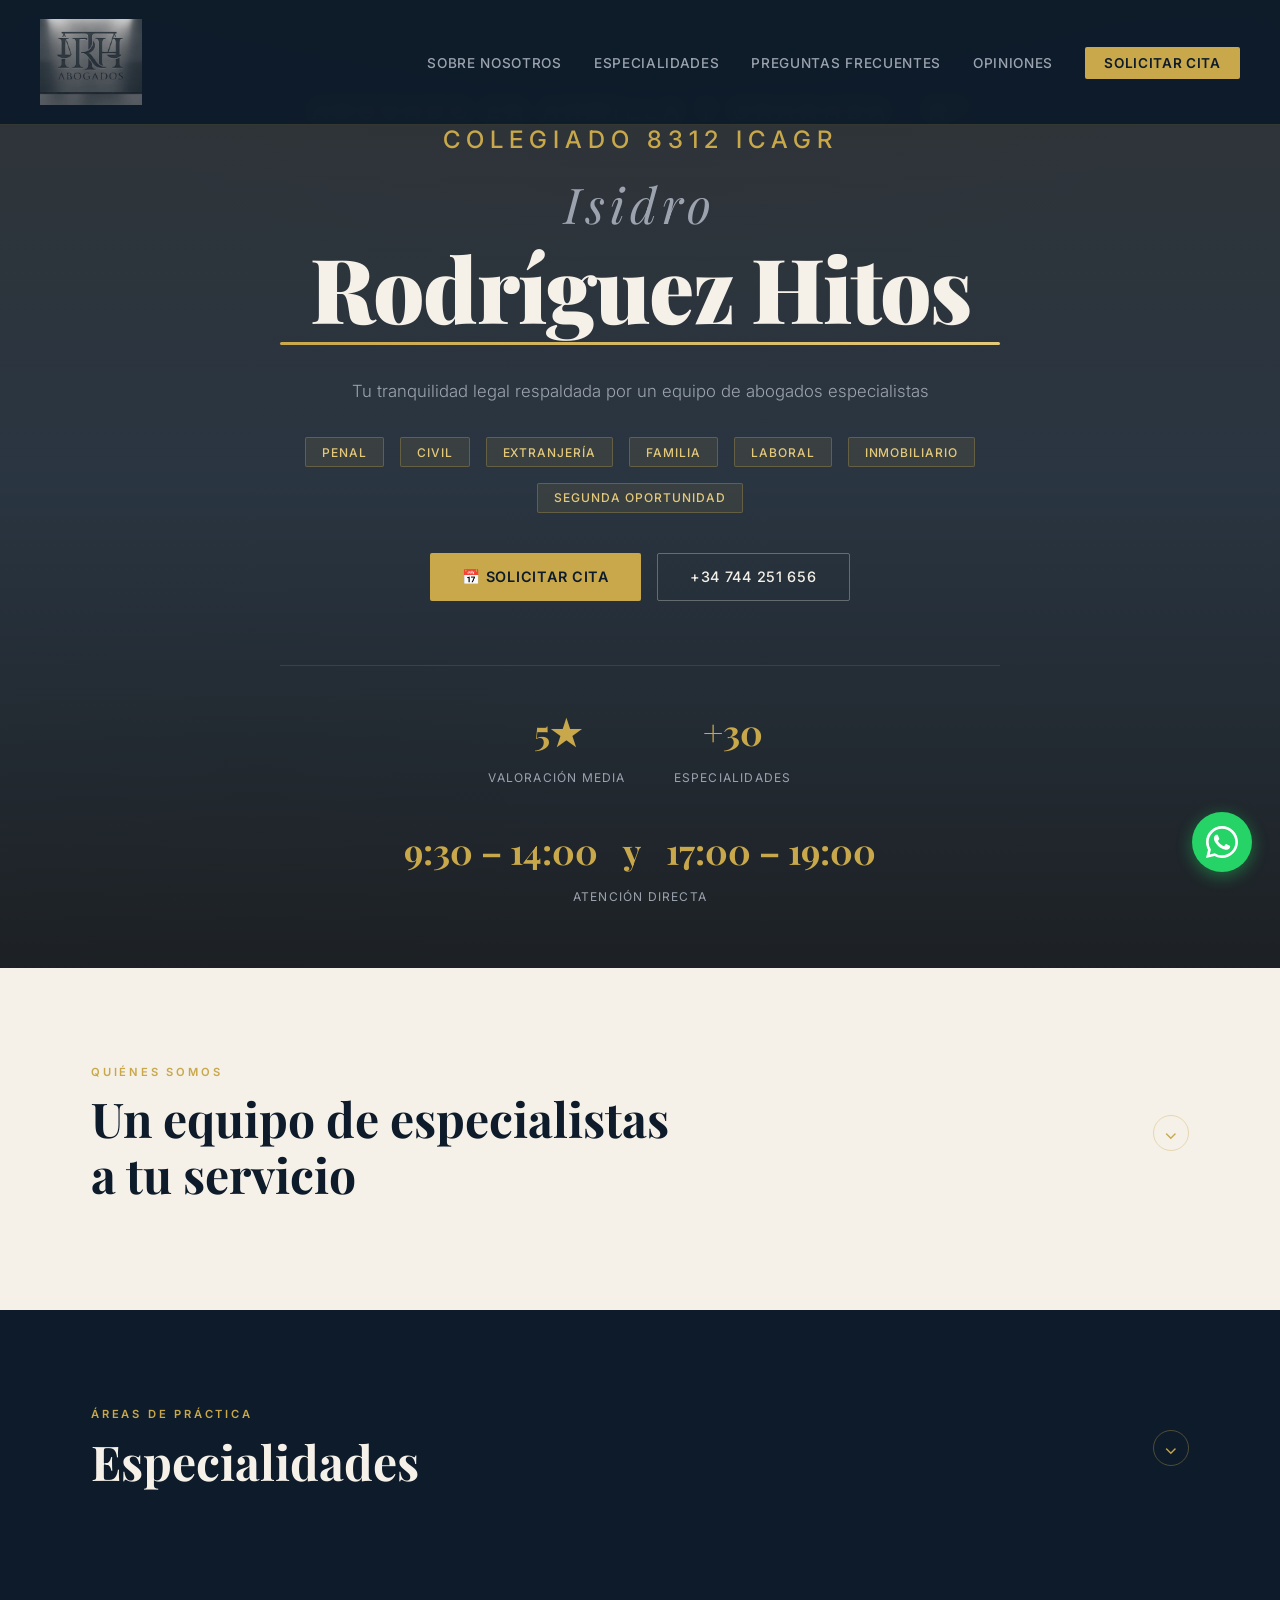
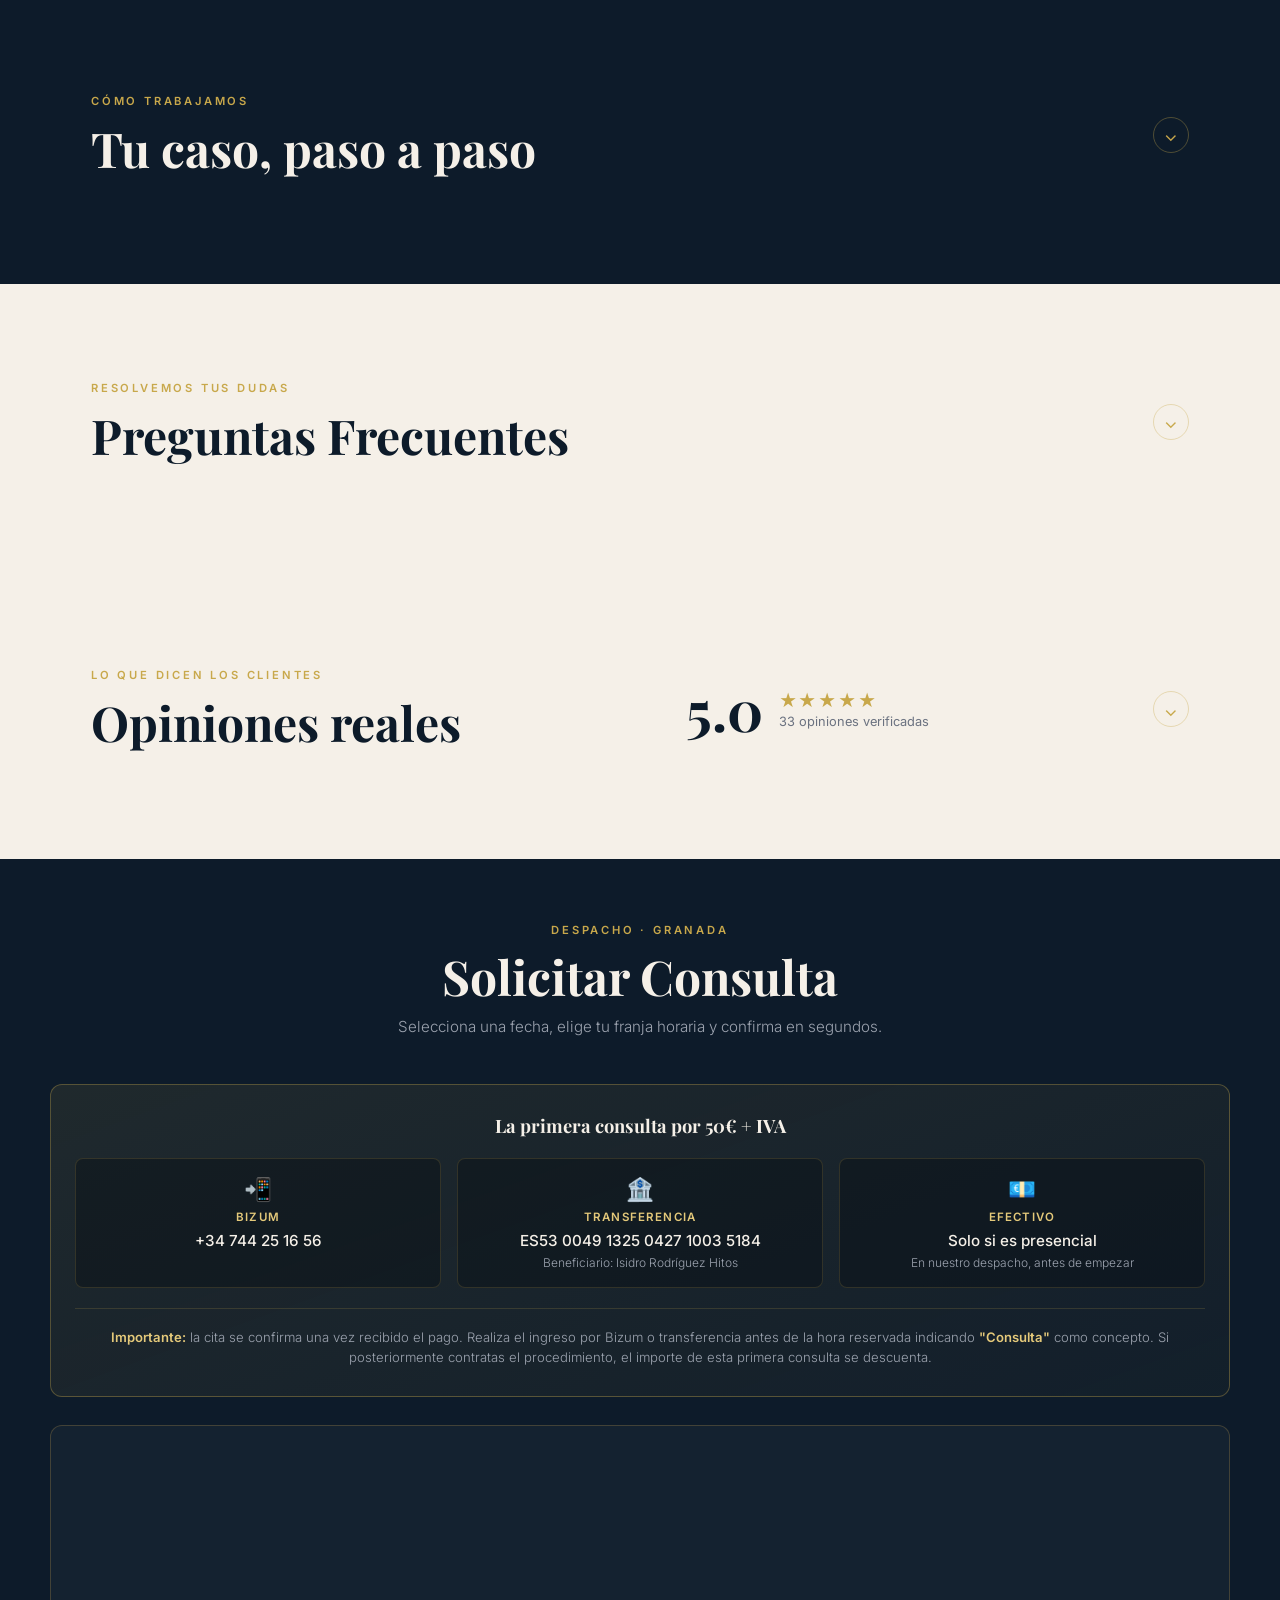
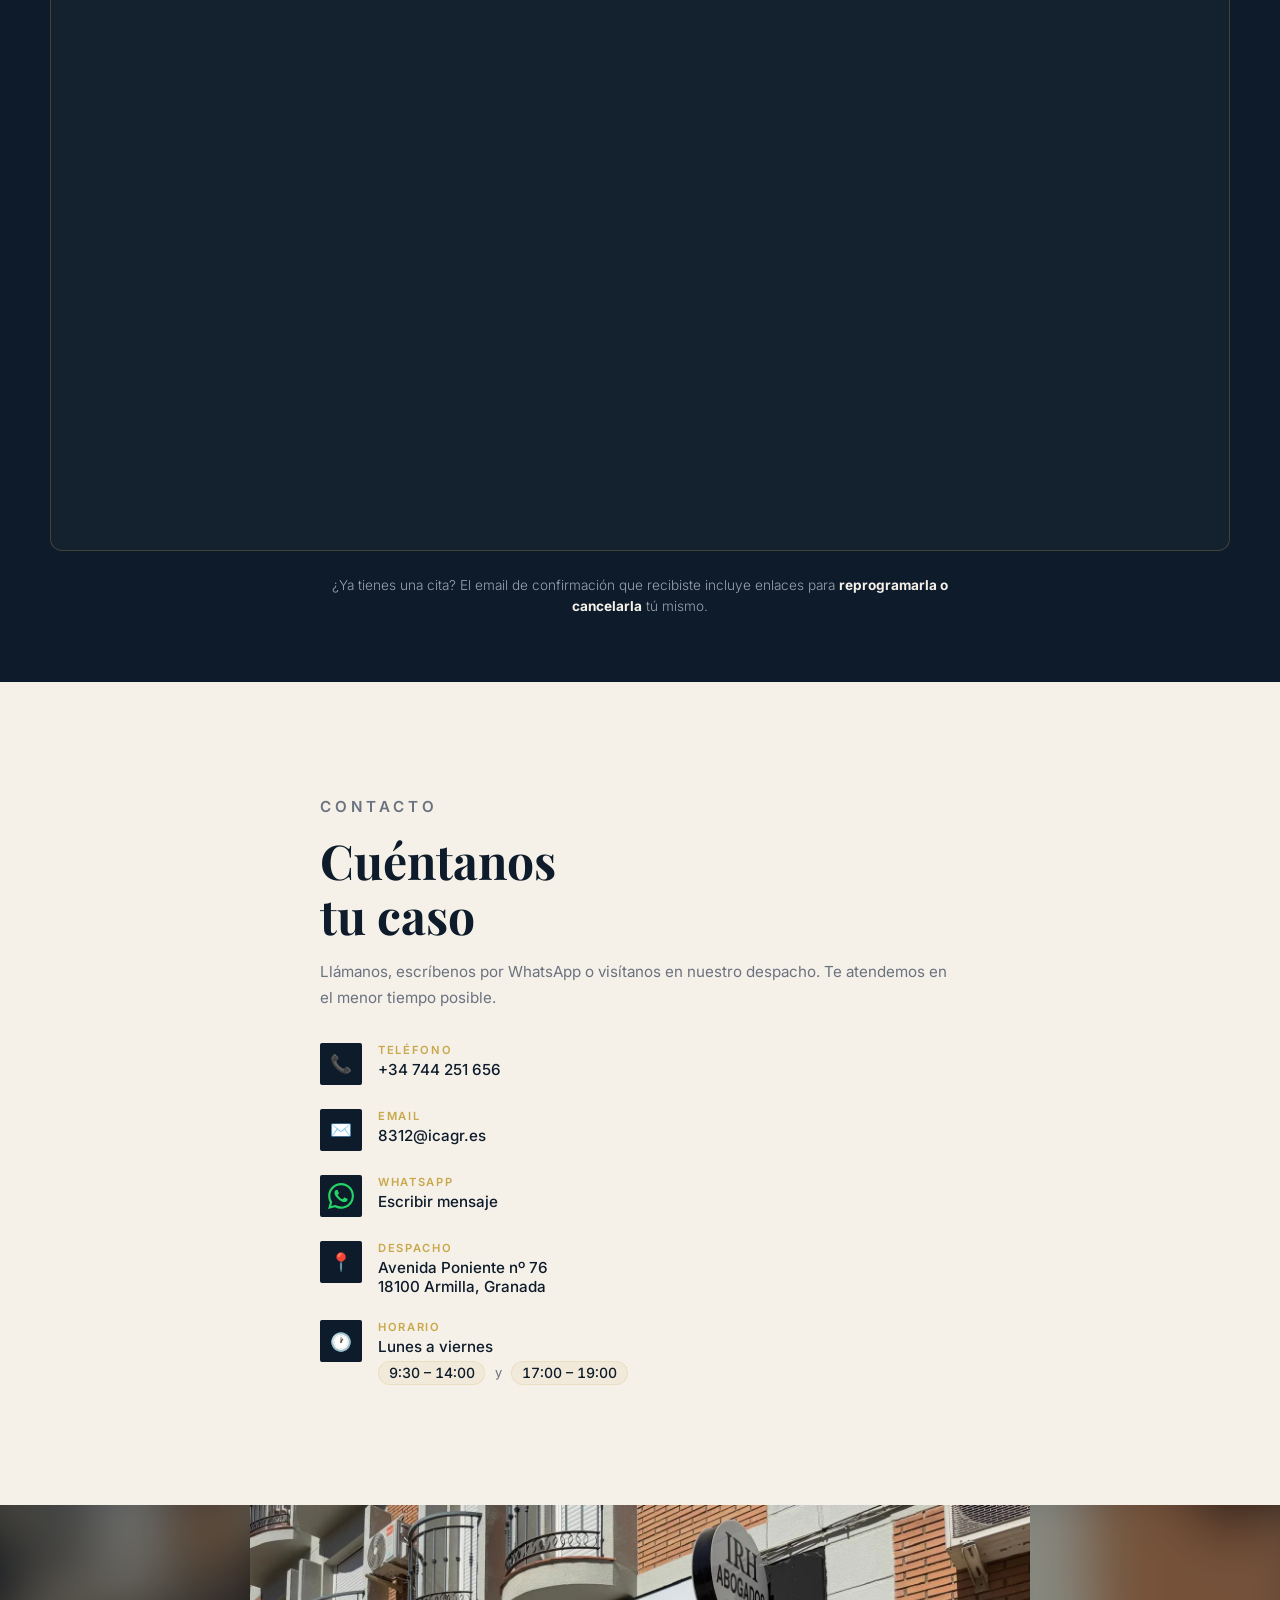
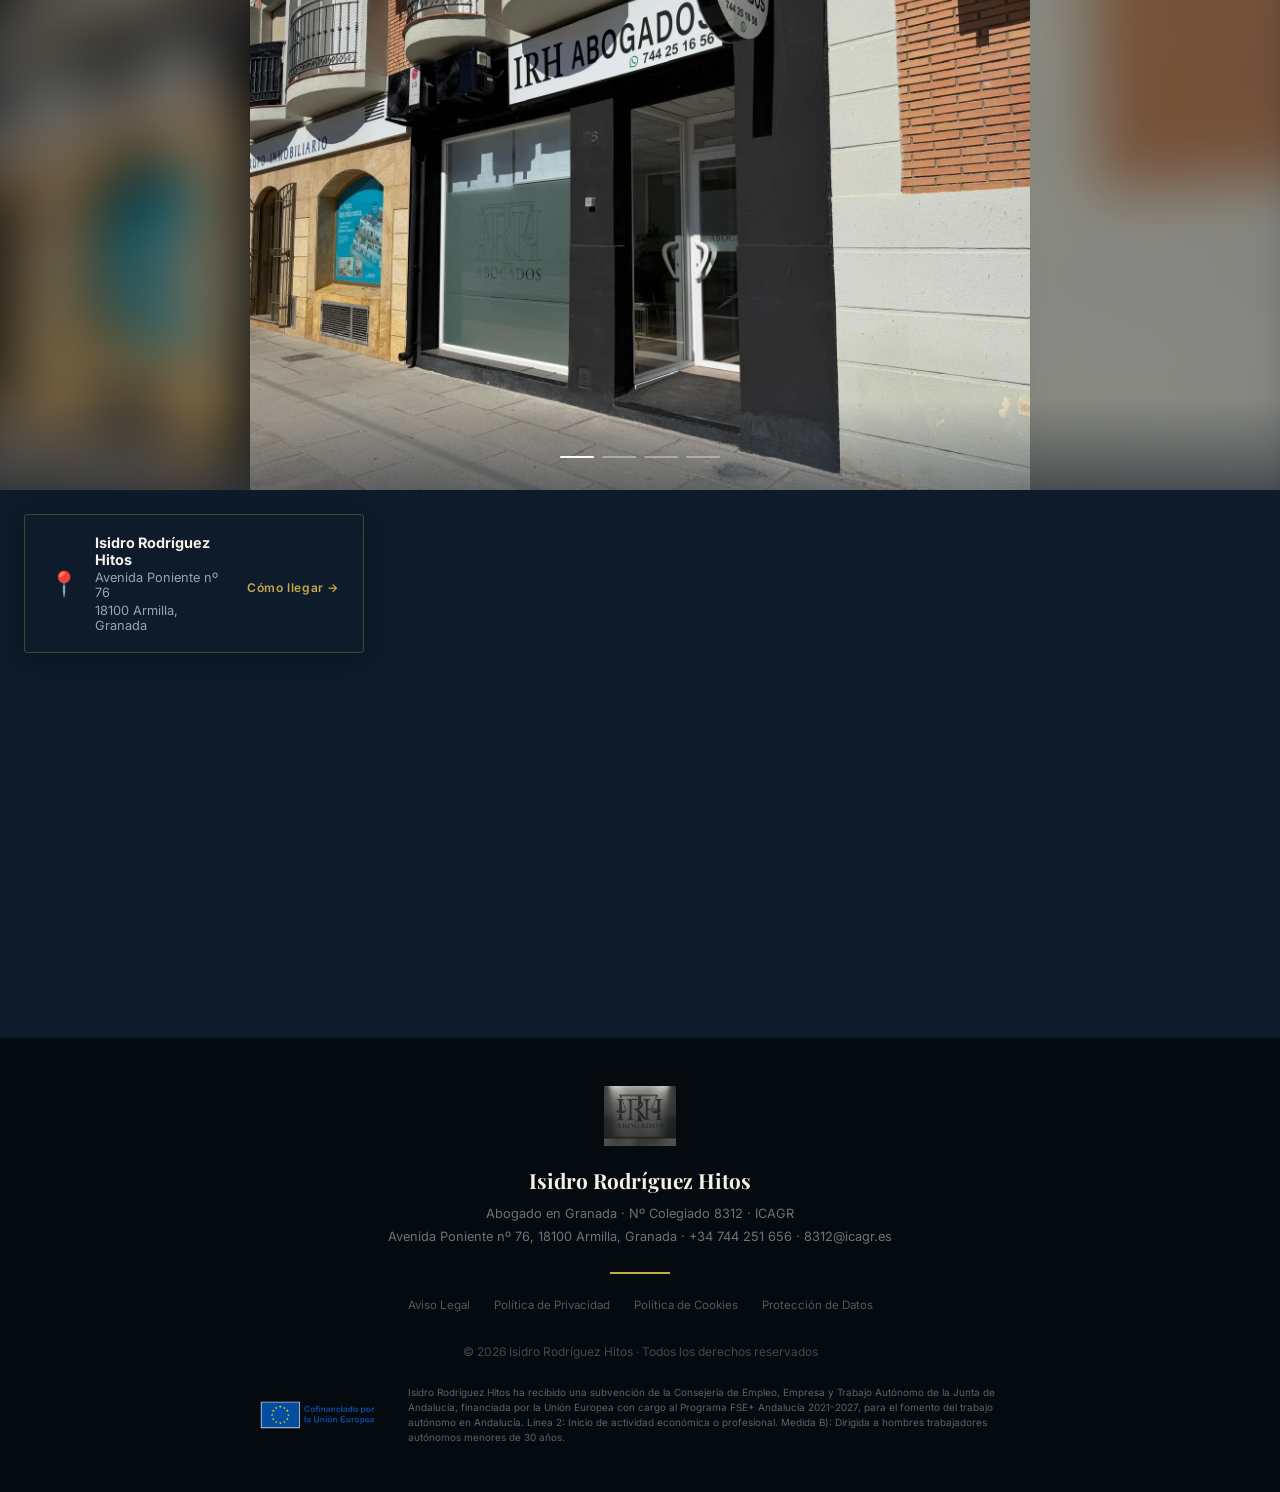
<file: index.html>
<!DOCTYPE html>
<html lang="es">
<head>
  <meta charset="UTF-8">
  <meta name="viewport" content="width=device-width, initial-scale=1.0">

  <!-- SEO básico -->
  <title>Abogados en Armilla | IRH Abogados - Penal, Civil, Extranjería, Granada</title>
  <meta name="description" content="Abogados en Armilla (Granada). IRH Abogados: Isidro Rodríguez Hitos, especialistas en Derecho Penal, Civil, Extranjería, Familia, Laboral y Ley de Segunda Oportunidad. 5,0★ en Google. Primera consulta desde 50€.">
  <meta name="keywords" content="abogado Armilla, abogado en Armilla, despacho de abogados Armilla, abogado Granada, abogado penal Armilla, abogado extranjería Armilla, ley segunda oportunidad Armilla, abogado familia Armilla, Isidro Rodríguez Hitos">
  <meta name="author" content="Isidro Rodríguez Hitos">
  <meta name="robots" content="index, follow">
  <meta name="theme-color" content="#0D1B2A">
  <link rel="canonical" href="https://irhabogados.es/">

  <!-- Open Graph / Facebook, WhatsApp, LinkedIn -->
  <meta property="og:type" content="website">
  <meta property="og:site_name" content="IRH Abogados">
  <meta property="og:locale" content="es_ES">
  <meta property="og:url" content="https://irhabogados.es/">
  <meta property="og:title" content="Abogados en Armilla | IRH Abogados - Penal, Civil, Extranjería, Granada">
  <meta property="og:description" content="Abogados en Armilla (Granada). Penal, Civil, Extranjería, Familia, Laboral y Segunda Oportunidad. 5,0★ en Google.">
  <meta property="og:image" content="https://irhabogados.es/fachada-despacho.webp">
  <meta property="og:image:alt" content="Fachada del despacho IRH Abogados en Armilla, Granada">

  <!-- Twitter Card -->
  <meta name="twitter:card" content="summary_large_image">
  <meta name="twitter:title" content="Abogados en Armilla | IRH Abogados - Penal, Civil, Extranjería, Granada">
  <meta name="twitter:description" content="Abogados en Armilla (Granada). Penal, Civil, Extranjería, Familia, Laboral y Segunda Oportunidad. 5,0★ en Google.">
  <meta name="twitter:image" content="https://irhabogados.es/fachada-despacho.webp">

  <link rel="icon" type="image/png" href="logo.png">
  <link rel="apple-touch-icon" href="logo.png">
  <link rel="preconnect" href="https://fonts.googleapis.com">
  <link rel="preconnect" href="https://fonts.gstatic.com" crossorigin>
  <link rel="preconnect" href="https://images.unsplash.com">

  <!-- Fuentes cargadas de forma asíncrona: preload + swap a "stylesheet" cuando termina de descargar.
       Así el CSS de Google Fonts deja de ser render-blocking y no retrasa el primer pintado. -->
  <link rel="preload" as="style" href="https://fonts.googleapis.com/css2?family=Playfair+Display:ital,wght@0,400;0,700;0,900;1,400&family=Inter:wght@300;400;500;600&display=swap">
  <link rel="stylesheet" href="https://fonts.googleapis.com/css2?family=Playfair+Display:ital,wght@0,400;0,700;0,900;1,400&family=Inter:wght@300;400;500;600&display=swap" media="print" onload="this.media='all'">
  <noscript><link rel="stylesheet" href="https://fonts.googleapis.com/css2?family=Playfair+Display:ital,wght@0,400;0,700;0,900;1,400&family=Inter:wght@300;400;500;600&display=swap"></noscript>

  <!-- Preload de la imagen de fondo del hero (LCP), con una versión más ligera para móvil
       y otra para escritorio: la regla .hero está muy abajo en el <head>, así el navegador la descubre de inmediato -->
  <link rel="preload" as="image" fetchpriority="high" media="(max-width: 768px)" href="https://images.unsplash.com/photo-1589829545856-d10d557cf95f?auto=format&fit=crop&w=800&q=60">
  <link rel="preload" as="image" fetchpriority="high" media="(min-width: 769px)" href="https://images.unsplash.com/photo-1589829545856-d10d557cf95f?auto=format&fit=crop&w=1600&q=70">

  <!-- Datos estructurados (Schema.org) para SEO local -->
  <script type="application/ld+json">
  {
    "@context": "https://schema.org",
    "@type": "Attorney",
    "@id": "https://irhabogados.es/#despacho",
    "name": "Isidro Rodríguez Hitos",
    "alternateName": "IRH Abogados",
    "image": "https://irhabogados.es/fachada-despacho.webp",
    "logo": "https://irhabogados.es/logo.png",
    "url": "https://irhabogados.es/",
    "telephone": "+34744251656",
    "email": "8312@icagr.es",
    "priceRange": "€€",
    "description": "Despacho de abogados en Armilla (Granada) especializado en Derecho Penal, Civil, Extranjería, Familia, Laboral, Administrativo y Ley de Segunda Oportunidad.",
    "address": {
      "@type": "PostalAddress",
      "streetAddress": "Avenida Poniente nº 76",
      "addressLocality": "Armilla",
      "addressRegion": "Granada",
      "postalCode": "18100",
      "addressCountry": "ES"
    },
    "geo": {
      "@type": "GeoCoordinates",
      "latitude": 37.1430313,
      "longitude": -3.631338
    },
    "hasMap": "https://www.google.com/maps/place/IRH+Abogados+%7C+Penal,+Extranjer%C3%ADa+y+Ley+de+Segunda+Oportunidad/@37.1430324,-3.6319831,17z",
    "sameAs": [
      "https://www.google.com/maps/place/IRH+Abogados+%7C+Penal,+Extranjer%C3%ADa+y+Ley+de+Segunda+Oportunidad/@37.1430324,-3.6319831,17z"
    ],
    "openingHoursSpecification": [
      {
        "@type": "OpeningHoursSpecification",
        "dayOfWeek": ["Monday", "Tuesday", "Wednesday", "Thursday", "Friday"],
        "opens": "09:30",
        "closes": "14:00"
      },
      {
        "@type": "OpeningHoursSpecification",
        "dayOfWeek": ["Monday", "Tuesday", "Wednesday", "Thursday", "Friday"],
        "opens": "17:00",
        "closes": "19:00"
      }
    ],
    "areaServed": [
      { "@type": "City", "name": "Armilla" },
      { "@type": "City", "name": "Granada" },
      { "@type": "AdministrativeArea", "name": "Provincia de Granada" }
    ],
    "knowsAbout": [
      "Derecho Penal",
      "Derecho Civil",
      "Extranjería y Nacionalidad",
      "Derecho de Familia",
      "Derecho Laboral",
      "Derecho Administrativo",
      "Ley de Segunda Oportunidad",
      "Derecho Inmobiliario"
    ],
    "hasOfferCatalog": {
      "@type": "OfferCatalog",
      "name": "Áreas de práctica",
      "itemListElement": [
        { "@type": "Offer", "itemOffered": { "@type": "Service", "name": "Derecho Penal", "url": "https://irhabogados.es/pages/derecho-penal.html" } },
        { "@type": "Offer", "itemOffered": { "@type": "Service", "name": "Derecho Civil", "url": "https://irhabogados.es/pages/derecho-civil.html" } },
        { "@type": "Offer", "itemOffered": { "@type": "Service", "name": "Extranjería", "url": "https://irhabogados.es/pages/extranjeria.html" } },
        { "@type": "Offer", "itemOffered": { "@type": "Service", "name": "Derecho de Familia", "url": "https://irhabogados.es/pages/derecho-de-familia.html" } },
        { "@type": "Offer", "itemOffered": { "@type": "Service", "name": "Derecho Laboral", "url": "https://irhabogados.es/pages/derecho-laboral.html" } },
        { "@type": "Offer", "itemOffered": { "@type": "Service", "name": "Derecho Administrativo", "url": "https://irhabogados.es/pages/derecho-administrativo.html" } },
        { "@type": "Offer", "itemOffered": { "@type": "Service", "name": "Ley de Segunda Oportunidad", "url": "https://irhabogados.es/pages/ley-de-segunda-oportunidad.html" } }
      ]
    },
    "aggregateRating": {
      "@type": "AggregateRating",
      "ratingValue": "5.0",
      "bestRating": "5",
      "worstRating": "1",
      "reviewCount": "33"
    },
    "review": [
      {
        "@type": "Review",
        "author": { "@type": "Person", "name": "Claudia Hita Castaño" },
        "reviewRating": { "@type": "Rating", "ratingValue": "5", "bestRating": "5" },
        "reviewBody": "Gracias a Isidro por su gran trabajo y dedicación para salir de una situación que estaba bastante negra. Súper agradecida por su gran profesionalidad."
      },
      {
        "@type": "Review",
        "author": { "@type": "Person", "name": "Jose Ignacio Riascos" },
        "reviewRating": { "@type": "Rating", "ratingValue": "5", "bestRating": "5" },
        "reviewBody": "Necesité un abogado con urgencia y logré contactar con Isidro Rodríguez, quien me atendió de muy buena forma y logró solucionar mi problema en 24 horas."
      },
      {
        "@type": "Review",
        "author": { "@type": "Person", "name": "Olga Medvedok" },
        "reviewRating": { "@type": "Rating", "ratingValue": "5", "bestRating": "5" },
        "reviewBody": "Excelente profesional, en tan solo 2 meses ha conseguido para mí el permiso de residencia y ahora seguimos hasta conseguir mi nacionalidad, muy involucrado y constante."
      },
      {
        "@type": "Review",
        "author": { "@type": "Person", "name": "Sofía Garrido Salazar" },
        "reviewRating": { "@type": "Rating", "ratingValue": "5", "bestRating": "5" },
        "reviewBody": "He contado con la asistencia de este abogado en un caso especialmente delicado relacionado con malos tratos y menores, y no puedo estar más satisfecha con su trabajo."
      },
      {
        "@type": "Review",
        "author": { "@type": "Person", "name": "Victor Rodriguez" },
        "reviewRating": { "@type": "Rating", "ratingValue": "5", "bestRating": "5" },
        "reviewBody": "Destaco especialmente su rapidez de reacción y la seguridad jurídica que me ha transmitido en todo el proceso, consiguiendo recuperar mi señal de arras."
      }
    ]
  }
  </script>

  <!-- Datos estructurados (Schema.org) para el bloque de Preguntas Frecuentes -->
  <script type="application/ld+json">
  {
    "@context": "https://schema.org",
    "@type": "FAQPage",
    "mainEntity": [
      {
        "@type": "Question",
        "name": "¿Cuánto cuesta la primera consulta?",
        "acceptedAnswer": {
          "@type": "Answer",
          "text": "La primera consulta tiene un coste desde 50€ e incluye un análisis honesto de tu caso, sin compromiso de continuar. Al finalizar se explican las opciones disponibles y, si el cliente decide seguir adelante, se entrega un presupuesto cerrado por escrito antes de empezar a trabajar."
        }
      },
      {
        "@type": "Question",
        "name": "¿En qué áreas del derecho estáis especializados?",
        "acceptedAnswer": {
          "@type": "Answer",
          "text": "El despacho trabaja con especialistas propios en Derecho Penal, Derecho Civil, Extranjería y Nacionalidad, Derecho de Familia, Derecho Laboral, Derecho Administrativo y la Ley de Segunda Oportunidad. Cada cliente es asignado al abogado del equipo con más experiencia en su tipo concreto de caso."
        }
      },
      {
        "@type": "Question",
        "name": "¿Puedo hacer la consulta por videollamada o teléfono, o tengo que ir presencialmente al despacho?",
        "acceptedAnswer": {
          "@type": "Answer",
          "text": "Se puede elegir la modalidad preferida: presencial en el despacho de Armilla (Granada), por teléfono o por videollamada. Las tres modalidades tienen la misma calidad de atención y la cita se puede reservar directamente desde la web."
        }
      },
      {
        "@type": "Question",
        "name": "¿Cómo funciona la Ley de Segunda Oportunidad y quién puede acogerse a ella?",
        "acceptedAnswer": {
          "@type": "Answer",
          "text": "La Ley de Segunda Oportunidad permite a personas físicas, autónomos y pequeños empresarios de buena fe cancelar total o parcialmente sus deudas cuando no pueden hacerles frente. El despacho analiza la situación de endeudamiento, comprueba el cumplimiento de los requisitos legales y acompaña al cliente en todo el procedimiento judicial hasta la exoneración."
        }
      },
      {
        "@type": "Question",
        "name": "Soy extranjero y quiero regularizar mi situación o pedir la nacionalidad española, ¿podéis ayudarme?",
        "acceptedAnswer": {
          "@type": "Answer",
          "text": "Sí. El despacho gestiona arraigos, renovaciones y solicitudes de nacionalidad española, así como recursos frente a denegaciones, indicando la documentación necesaria y haciendo seguimiento activo hasta obtener la resolución."
        }
      },
      {
        "@type": "Question",
        "name": "¿En cuánto tiempo responden tras enviar una consulta?",
        "acceptedAnswer": {
          "@type": "Answer",
          "text": "El despacho responde a la mayoría de consultas en menos de 24 horas, ya sea por WhatsApp, correo electrónico o llamada. En casos urgentes, como una detención o una citación judicial inminente, se prioriza la respuesta."
        }
      },
      {
        "@type": "Question",
        "name": "¿Cómo se calculan los honorarios del despacho?",
        "acceptedAnswer": {
          "@type": "Answer",
          "text": "Los honorarios se adaptan a la complejidad de cada caso y se detallan por escrito antes de comenzar, sin sorpresas posteriores. En determinados asuntos se ofrecen facilidades de pago, y nunca se actúa sin que el cliente conozca y acepte previamente el presupuesto."
        }
      },
      {
        "@type": "Question",
        "name": "¿Todo lo que le cuente al abogado es confidencial?",
        "acceptedAnswer": {
          "@type": "Answer",
          "text": "Sí. Toda la información facilitada por el cliente está protegida por el deber de secreto profesional propio de la abogacía, además de por la normativa de protección de datos personales."
        }
      }
    ]
  }
  </script>

  <style>
    *, *::before, *::after { box-sizing: border-box; margin: 0; padding: 0; }

    :root {
      --navy: #0D1B2A;
      --navy-mid: #132238;
      --navy-light: #1a2e47;
      --cream: #F5F0E8;
      --gold: #C8A84B;
      --gold-light: #E4C97A;
      --gold-faint: rgba(200,168,75,0.08);
      --gray: #6B7280;
      --gray-light: #9CA3AF;
      --black: #050A0F;
      --white: #FFFFFF;
      --available: #2E7D5C;
      --available-bg: rgba(46,125,92,0.12);
      --booked: rgba(200,168,75,0.08);
      --border: rgba(200,168,75,0.18);
    }

    html { scroll-behavior: smooth; }

    body {
      font-family: 'Inter', sans-serif;
      background: var(--cream);
      color: var(--navy);
      overflow-x: hidden;
    }

    /* NAV */
    nav {
      position: fixed;
      top: 0; left: 0; right: 0;
      z-index: 100;
      padding: 1.2rem 2.5rem;
      display: flex;
      align-items: center;
      justify-content: space-between;
      background: rgba(13, 27, 42, 0.95);
      backdrop-filter: blur(8px);
      border-bottom: 1px solid rgba(200, 168, 75, 0.2);
    }

    .nav-brand {
      display: flex;
      align-items: center;
    }

    .nav-links {
      display: flex;
      gap: 2rem;
      list-style: none;
    }

    .nav-links a {
      color: var(--gray-light);
      text-decoration: none;
      font-size: 0.85rem;
      font-weight: 500;
      letter-spacing: 0.05em;
      text-transform: uppercase;
      transition: color 0.2s;
    }

    .nav-links a:hover { color: var(--gold); }

    .nav-cta {
      background: var(--gold);
      color: var(--navy) !important;
      padding: 0.5rem 1.2rem;
      border-radius: 2px;
      font-weight: 600 !important;
      transition: background 0.2s !important;
    }

    .nav-cta:hover { background: var(--gold-light) !important; color: var(--navy) !important; }

    /* HERO */
    .hero {
      min-height: 100vh;
      /* Móvil: versión más ligera (w=800&q=60), igual que el <link rel="preload"> de arriba */
      background:
        url('https://images.unsplash.com/photo-1589829545856-d10d557cf95f?auto=format&fit=crop&w=800&q=60')
        center center / cover no-repeat;
      display: flex;
      align-items: center;
      justify-content: center;
      text-align: center;
      position: relative;
      overflow: hidden;
      padding: 6rem 2rem 4rem;
    }

    @media (min-width: 769px) {
      .hero {
        /* Escritorio: versión de mayor resolución, igual que el segundo <link rel="preload"> */
        background-image: url('https://images.unsplash.com/photo-1589829545856-d10d557cf95f?auto=format&fit=crop&w=1600&q=70');
      }
    }

    .hero::before {
      content: '';
      position: absolute;
      top: 0; left: 0; right: 0; bottom: 0;
      background:
        linear-gradient(
          to bottom,
          rgba(5, 10, 15, 0.82) 0%,
          rgba(13, 27, 42, 0.88) 50%,
          rgba(5, 10, 15, 0.90) 100%
        ),
        radial-gradient(ellipse 60% 50% at 50% 0%, rgba(200,168,75,0.10) 0%, transparent 70%),
        radial-gradient(ellipse 40% 40% at 20% 80%, rgba(200,168,75,0.06) 0%, transparent 60%);
    }

    .hero-eyebrow {
      font-size: 1.5rem;
      letter-spacing: 0.25em;
      text-transform: uppercase;
      color: var(--gold);
      font-weight: 500;
      margin-bottom: 1.5rem;
    }

    .hero-title {
      font-family: 'Playfair Display', serif;
      font-size: clamp(3rem, 7vw, 6rem);
      font-weight: 900;
      color: var(--cream);
      line-height: 1.05;
      letter-spacing: -0.02em;
      position: relative;
    }

    .hero-title .first-name {
      display: block;
      font-weight: 400;
      font-style: italic;
      font-size: 0.55em;
      letter-spacing: 0.1em;
      color: var(--gray-light);
      margin-bottom: 0.2em;
    }

    /* Animated signature underline */
    .signature-line {
      display: block;
      width: 0;
      height: 3px;
      background: linear-gradient(90deg, var(--gold), var(--gold-light));
      margin: 0.5rem auto 0;
      animation: signatureDraw 1.4s cubic-bezier(0.4,0,0.2,1) 0.6s forwards;
      border-radius: 2px;
    }

    @keyframes signatureDraw {
      to { width: 100%; }
    }

    .hero-sub {
      margin-top: 2rem;
      color: var(--gray-light);
      font-size: clamp(0.78rem, 2.1vw, 1.05rem);
      font-weight: 300;
      max-width: 100%;
      line-height: 1.7;
      text-align: center;
      white-space: nowrap;
      margin-left: auto;
      margin-right: auto;
    }

    .hero-badges {
      display: flex;
      gap: 1rem;
      justify-content: center;
      margin-top: 2rem;
      flex-wrap: wrap;
    }

    .badge {
      background: rgba(200,168,75,0.1);
      border: 1px solid rgba(200,168,75,0.3);
      color: var(--gold-light);
      font-size: 0.75rem;
      font-weight: 500;
      letter-spacing: 0.08em;
      padding: 0.4rem 1rem;
      border-radius: 2px;
      text-transform: uppercase;
      text-decoration: none;
      cursor: pointer;
      transition: background 0.2s ease, border-color 0.2s ease, transform 0.2s ease;
    }

    .badge:hover {
      background: rgba(200,168,75,0.22);
      border-color: var(--gold);
      transform: translateY(-1px);
    }

    .spec-card-link {
      scroll-margin-top: 110px;
    }

    .hero-actions {
      display: flex;
      gap: 1rem;
      justify-content: center;
      margin-top: 2.5rem;
      flex-wrap: wrap;
    }

    .btn-primary {
      background: var(--gold);
      color: var(--navy);
      padding: 0.9rem 2rem;
      font-size: 0.9rem;
      font-weight: 600;
      text-decoration: none;
      border-radius: 2px;
      letter-spacing: 0.05em;
      text-transform: uppercase;
      transition: background 0.2s, transform 0.15s;
      display: inline-flex;
      align-items: center;
      gap: 0.5rem;
    }

    .btn-primary:hover {
      background: var(--gold-light);
      transform: translateY(-1px);
    }

    .btn-secondary {
      background: transparent;
      color: var(--cream);
      padding: 0.9rem 2rem;
      font-size: 0.9rem;
      font-weight: 500;
      text-decoration: none;
      border-radius: 2px;
      letter-spacing: 0.05em;
      text-transform: uppercase;
      border: 1px solid rgba(245,240,232,0.3);
      transition: border-color 0.2s, transform 0.15s;
    }

    .btn-secondary:hover {
      border-color: var(--gold);
      color: var(--gold-light);
      transform: translateY(-1px);
    }

    .hero-stats {
      display: flex;
      gap: 3rem;
      justify-content: center;
      margin-top: 4rem;
      padding-top: 3rem;
      border-top: 1px solid rgba(245,240,232,0.1);
      flex-wrap: wrap;
    }

    .stat-item { text-align: center; }

    .stat-num {
      font-family: 'Playfair Display', serif;
      font-size: 2.2rem;
      font-weight: 700;
      color: var(--gold);
      line-height: 1;
    }

    .stat-hours .sh-time { white-space: nowrap; }
    .stat-hours .sh-sep { display: inline-block; margin: 0 0.7em; }

    .stat-label {
      font-size: 0.75rem;
      color: var(--gray-light);
      text-transform: uppercase;
      letter-spacing: 0.1em;
      margin-top: 1.3rem;
    }

    .hero-content { position: relative; z-index: 1; max-width: 720px; }

    /* ABOUT */
    .about {
      background: var(--cream);
      padding: 6rem 2rem;
    }

    .container {
      max-width: 1100px;
      margin: 0 auto;
    }

    .section-eyebrow {
      font-size: 0.7rem;
      letter-spacing: 0.25em;
      text-transform: uppercase;
      color: var(--gold);
      font-weight: 600;
      margin-bottom: 0.8rem;
    }

    .section-title {
      font-family: 'Playfair Display', serif;
      font-size: clamp(2rem, 4vw, 3rem);
      font-weight: 700;
      color: var(--navy);
      line-height: 1.15;
    }

    .about-grid {
      display: grid;
      grid-template-columns: 1.15fr 0.85fr;
      gap: 5rem;
      align-items: center;
      margin-top: 3.5rem;
    }

    .about-text p {
      color: var(--gray);
      line-height: 1.8;
      margin-bottom: 1.2rem;
      font-size: 1rem;
    }

    .about-text-mobile { display: none; }

    .about-values {
      display: grid;
      grid-template-columns: repeat(3, 1fr);
      gap: 1rem;
      margin-top: 2rem;
    }

    .value-item {
      display: flex;
      align-items: center;
      gap: 0.6rem;
      font-size: 0.9rem;
      font-weight: 500;
      color: var(--navy);
    }

    .value-dot {
      width: 8px; height: 8px;
      background: var(--gold);
      border-radius: 50%;
      flex-shrink: 0;
    }

    .about-contact-card {
      background: var(--navy);
      padding: 2.5rem;
      border-radius: 4px;
      position: sticky;
      top: 5rem;
    }

    .contact-label {
      font-size: 0.7rem;
      letter-spacing: 0.2em;
      text-transform: uppercase;
      color: var(--gold);
      font-weight: 600;
      margin-bottom: 1.5rem;
    }

    .contact-info-row {
      display: flex;
      align-items: center;
      gap: 0.8rem;
      margin-bottom: 1rem;
      color: var(--cream);
      font-size: 0.9rem;
    }

    .contact-icon {
      width: 36px; height: 36px;
      background: rgba(200,168,75,0.15);
      border-radius: 2px;
      display: flex;
      align-items: center;
      justify-content: center;
      flex-shrink: 0;
      font-size: 1rem;
    }

    .contact-info-row a {
      color: var(--cream);
      text-decoration: none;
      transition: color 0.2s;
    }

    .contact-info-row a:hover { color: var(--gold-light); }

    .colegiado-badge {
      margin-top: 1.5rem;
      padding-top: 1.5rem;
      border-top: 1px solid rgba(245,240,232,0.1);
      font-size: 0.8rem;
      color: var(--gray-light);
      line-height: 1.6;
    }

    .colegiado-badge strong { color: var(--gold-light); }

    .btn-contact-card {
      display: block;
      text-align: center;
      background: var(--gold);
      color: var(--navy);
      padding: 0.85rem;
      font-size: 0.85rem;
      font-weight: 700;
      text-decoration: none;
      border-radius: 2px;
      margin-top: 1.8rem;
      letter-spacing: 0.05em;
      text-transform: uppercase;
      transition: background 0.2s;
    }

    .btn-contact-card:hover { background: var(--gold-light); }

    /* SPECIALTIES */
    .specialties {
      background: var(--navy);
      padding: 6rem 2rem;
    }

    .specialties .section-title { color: var(--cream); }
    .specialties .section-eyebrow { color: var(--gold); }

    .specialties-intro {
      color: var(--gray-light);
      max-width: 1300px;
      line-height: 1.7;
      margin-top: 1rem;
    }

    .spec-grid {
      display: grid;
      grid-template-columns: repeat(auto-fill, minmax(200px, 1fr));
      gap: 1px;
      margin-top: 3.5rem;
      background: rgba(245,240,232,0.07);
      border: 1px solid rgba(245,240,232,0.07);
    }

    .spec-item {
      background: var(--navy-mid);
      padding: 2rem 1.5rem;
      text-align: center;
      transition: background 0.2s;
      cursor: default;
    }

    .spec-item:hover {
      background: rgba(200,168,75,0.08);
    }

    .spec-icon {
      font-size: 1.5rem;
      display: block;
      margin-bottom: 0.75rem;
    }

    .spec-name {
      color: var(--cream);
      font-size: 0.85rem;
      font-weight: 500;
      letter-spacing: 0.03em;
    }

    .spec-item.primary .spec-name {
      color: var(--gold-light);
      font-weight: 600;
    }

    .spec-tag {
      display: inline-block;
      margin-top: 0.5rem;
      font-size: 0.65rem;
      letter-spacing: 0.1em;
      text-transform: uppercase;
      color: var(--gold);
      font-weight: 500;
    }

    /* REVIEWS */
    .reviews {
      background: var(--cream);
      padding: 6rem 2rem;
    }

    .reviews-header {
      display: flex;
      justify-content: space-between;
      align-items: flex-end;
      margin-bottom: 3rem;
      flex-wrap: wrap;
      gap: 1.5rem;
    }

    .rating-summary {
      display: flex;
      align-items: center;
      gap: 1rem;
    }

    .rating-big {
      font-family: 'Playfair Display', serif;
      font-size: 3.5rem;
      font-weight: 700;
      color: var(--navy);
      line-height: 1;
    }

    .rating-details .stars { color: var(--gold); font-size: 1.1rem; letter-spacing: 0.1em; }
    .rating-details .count { font-size: 0.8rem; color: var(--gray); margin-top: 0.2rem; }

    .reviews-grid {
      display: grid;
      grid-template-columns: repeat(auto-fill, minmax(300px, 1fr));
      gap: 1.5rem;
    }

    .reviews-carousel {
      position: relative;
      overflow: hidden;
      -webkit-mask-image: linear-gradient(to right, transparent, black 4%, black 96%, transparent);
      mask-image: linear-gradient(to right, transparent, black 4%, black 96%, transparent);
    }

    .reviews-track {
      display: flex;
      gap: 1.5rem;
      padding: 0.3rem 0.3rem 1rem;
      cursor: grab;
      touch-action: pan-y;
      user-select: none;
    }

    .reviews-track.dragging {
      cursor: grabbing;
    }

    .reviews-track .review-card {
      flex: 0 0 320px;
      max-width: 320px;
    }

    .reviews-arrow {
      position: absolute;
      top: 50%;
      transform: translateY(-50%);
      z-index: 5;
      width: 44px;
      height: 44px;
      border-radius: 50%;
      border: 1px solid rgba(200,168,75,0.35);
      background: var(--white);
      color: var(--navy);
      font-size: 1.5rem;
      line-height: 1;
      cursor: pointer;
      display: flex;
      align-items: center;
      justify-content: center;
      box-shadow: 0 4px 16px rgba(13,27,42,0.14);
      transition: background 0.2s ease, color 0.2s ease, border-color 0.2s ease;
    }

    .reviews-arrow:hover {
      background: var(--gold);
      border-color: var(--gold);
      color: var(--navy);
    }

    .reviews-arrow.prev { left: 0.3rem; }
    .reviews-arrow.next { right: 0.3rem; }

    .review-card {
      background: var(--white);
      padding: 2rem;
      border-radius: 4px;
      border: 1px solid rgba(13,27,42,0.08);
      transition: box-shadow 0.2s, transform 0.2s;
    }

    .review-card:hover {
      box-shadow: 0 8px 32px rgba(13,27,42,0.08);
      transform: translateY(-2px);
    }

    .review-stars { color: var(--gold); font-size: 0.9rem; letter-spacing: 0.1em; }

    .review-text {
      color: var(--gray);
      font-size: 0.9rem;
      line-height: 1.7;
      margin: 0.8rem 0 1.2rem;
      font-style: italic;
    }

    .review-text::before { content: '"'; }
    .review-text::after { content: '"'; }

    .review-meta {
      display: flex;
      justify-content: space-between;
      align-items: center;
    }

    .reviewer-name {
      font-size: 0.85rem;
      font-weight: 600;
      color: var(--navy);
    }

    .review-spec {
      font-size: 0.75rem;
      color: var(--gold);
      font-weight: 500;
    }

    .review-date {
      font-size: 0.75rem;
      color: var(--gray-light);
    }

    /* COLLAPSIBLE SECTIONS (Sobre nosotros / Especialidades / Opiniones) */
    .collapsible-section {
      scroll-margin-top: 110px;
    }

    .collapsible-section .toggle-header {
      cursor: pointer;
      display: flex;
      align-items: center;
      justify-content: space-between;
      gap: 1.5rem;
      padding: 0.7rem 1rem;
      margin: -0.7rem -1rem 0;
      border-radius: 10px;
      border: 1px solid transparent;
      -webkit-tap-highlight-color: transparent;
      transition: border-color 0.35s ease, box-shadow 0.35s ease, background-color 0.35s ease;
    }

    .collapsible-section .toggle-header:hover,
    .collapsible-section .toggle-header:focus-visible {
      border-color: rgba(200,168,75,0.45);
      background-color: rgba(200,168,75,0.05);
      box-shadow: 0 0 24px rgba(200,168,75,0.22), inset 0 0 20px rgba(200,168,75,0.06);
      outline: none;
    }

    .collapsible-section .toggle-chevron {
      flex-shrink: 0;
      width: 36px;
      height: 36px;
      display: inline-flex;
      align-items: center;
      justify-content: center;
      border-radius: 50%;
      border: 1px solid rgba(200,168,75,0.35);
      color: var(--gold);
      font-size: 1.1rem;
      line-height: 1;
      transition: transform 0.4s cubic-bezier(.4,0,.2,1), border-color 0.35s ease, box-shadow 0.35s ease;
    }

    .collapsible-section .toggle-header:hover .toggle-chevron {
      border-color: var(--gold);
      box-shadow: 0 0 14px rgba(200,168,75,0.45);
    }

    .collapsible-section.open .toggle-chevron {
      transform: rotate(180deg);
    }

    .collapsible-section .collapsible-body {
      overflow: hidden;
      max-height: 0px;
      transition: max-height 0.55s cubic-bezier(.4,0,.2,1);
    }

    /* HOW */
    .how {
      background: #0D1B2A;
      padding: 6rem 2rem;
    }

    .how .section-title { color: var(--cream); }

    .how-steps {
      display: grid;
      grid-template-columns: repeat(3, 1fr);
      gap: 2rem;
      margin-top: 3.5rem;
    }

    .step {
      padding: 2.5rem 2rem;
      border: 1px solid rgba(200,168,75,0.2);
      border-radius: 4px;
      position: relative;
      overflow: hidden;
      transition:
        transform 0.35s cubic-bezier(0.25, 0.46, 0.45, 0.94),
        border-color 0.35s ease,
        box-shadow 0.35s ease,
        background 0.35s ease;
    }

    .step::after {
      content: '';
      position: absolute;
      bottom: 0;
      left: 0;
      width: 0%;
      height: 2px;
      background: linear-gradient(90deg, var(--gold), var(--gold-light));
      transition: width 0.45s cubic-bezier(0.25, 0.46, 0.45, 0.94);
    }

    .step:hover {
      transform: translateY(-6px);
      border-color: rgba(200,168,75,0.55);
      box-shadow: 0 16px 40px rgba(0,0,0,0.35), 0 4px 12px rgba(200,168,75,0.08);
      background: rgba(200,168,75,0.04);
    }

    .step:hover::after {
      width: 100%;
    }

    .step-num {
      font-family: 'Playfair Display', serif;
      font-size: 3.5rem;
      font-weight: 700;
      color: rgba(200,168,75,0.15);
      line-height: 1;
      position: absolute;
      top: 1.5rem;
      right: 1.5rem;
      transition: color 0.35s ease, transform 0.35s ease;
    }

    .step:hover .step-num {
      color: rgba(200,168,75,0.32);
      transform: scale(1.08) translateY(-2px);
    }

    .step-title {
      font-family: 'Playfair Display', serif;
      font-size: 1.2rem;
      font-weight: 700;
      color: var(--cream);
      margin-bottom: 0.75rem;
      transition: color 0.3s ease;
    }

    .step:hover .step-title {
      color: var(--gold-light);
    }

    .step-desc {
      color: var(--gray-light);
      font-size: 0.9rem;
      line-height: 1.7;
      transition: color 0.3s ease;
    }

    .step:hover .step-desc {
      color: #c8cdd4;
    }

    /* CONTACT FORM */
    .contact {
      background: var(--cream);
      padding: 6rem 2rem;
    }

    .contact-inner {
      display: grid;
      grid-template-columns: 1fr;
      max-width: 640px;
      margin: 0 auto;
      gap: 5rem;
      align-items: start;
    }

    .contact-side p {
      color: var(--gray);
      line-height: 1.7;
      margin-top: 1rem;
      font-size: 0.95rem;
    }

    .contact-detail {
      margin-top: 2rem;
    }

    .contact-detail-item {
      display: flex;
      align-items: flex-start;
      gap: 1rem;
      margin-bottom: 1.5rem;
    }

    .cd-icon {
      width: 42px; height: 42px;
      background: var(--navy);
      display: flex;
      align-items: center;
      justify-content: center;
      border-radius: 2px;
      font-size: 1.1rem;
      flex-shrink: 0;
    }

    .cd-label {
      font-size: 0.7rem;
      letter-spacing: 0.15em;
      text-transform: uppercase;
      color: var(--gold);
      font-weight: 600;
    }

    .cd-value {
      font-size: 0.95rem;
      color: var(--navy);
      font-weight: 500;
      margin-top: 0.2rem;
    }

    .cd-value a {
      color: var(--navy);
      text-decoration: none;
      transition: color 0.2s;
    }

    .cd-value a:hover { color: var(--gold); }

    .cd-hours {
      display: inline-flex;
      flex-wrap: wrap;
      align-items: center;
      gap: 0.35rem 0.6rem;
      margin-top: 0.3rem;
    }
    .cd-time {
      white-space: nowrap;
      font-variant-numeric: tabular-nums;
      font-size: 0.88rem;
      padding: 0.15rem 0.6rem;
      border: 1px solid var(--border);
      background: var(--gold-faint);
      border-radius: 999px;
    }
    .cd-sep {
      font-size: 0.8rem;
      font-weight: 400;
      opacity: 0.6;
    }

    /* Form */
    .form-card {
      background: var(--navy);
      padding: 3rem;
      border-radius: 4px;
    }

    .form-title {
      font-family: 'Playfair Display', serif;
      font-size: 1.5rem;
      font-weight: 700;
      color: var(--cream);
      margin-bottom: 0.5rem;
    }

    .form-subtitle {
      color: var(--gray-light);
      font-size: 0.85rem;
      margin-bottom: 2rem;
    }


    .form-row {
      display: grid;
      grid-template-columns: 1fr 1fr;
      gap: 1rem;
    }

    .form-submit {
      width: 100%;
      background: var(--gold);
      color: var(--navy);
      padding: 0.95rem;
      font-size: 0.9rem;
      font-weight: 700;
      letter-spacing: 0.08em;
      text-transform: uppercase;
      border: none;
      border-radius: 2px;
      cursor: pointer;
      margin-top: 0.5rem;
      transition: background 0.2s;
    }

    .form-submit:hover { background: var(--gold-light); }

    .form-note {
      margin-top: 1rem;
      font-size: 0.75rem;
      color: var(--gray-light);
      text-align: center;
      line-height: 1.5;
    }

    /* FOOTER */
    footer {
      background: var(--black);
      padding: 3rem 2rem;
      text-align: center;
    }

    .footer-name {
      font-family: 'Playfair Display', serif;
      font-size: 1.3rem;
      font-weight: 700;
      color: var(--cream);
      margin-bottom: 0.5rem;
    }

    .footer-info {
      color: var(--gray);
      font-size: 0.8rem;
      line-height: 1.8;
    }

    .footer-divider {
      width: 60px;
      height: 2px;
      background: var(--gold);
      margin: 1.5rem auto;
    }

    .footer-links {
      display: flex;
      gap: 2rem;
      justify-content: center;
      flex-wrap: wrap;
      margin-top: 1.5rem;
    }

    .footer-links a {
      color: var(--gray);
      text-decoration: none;
      font-size: 0.8rem;
      transition: color 0.2s;
    }

    .footer-links a:hover { color: var(--gold); }

    .footer-links-legal {
      margin-top: 0.8rem;
      gap: 1.5rem;
    }
    .footer-links-legal a {
      font-size: 0.72rem;
      color: rgba(107,114,128,0.75);
    }
    .footer-links-legal a:hover { color: var(--gold); }

    .footer-copy {
      margin-top: 2rem;
      font-size: 0.75rem;
      color: rgba(107,114,128,0.6);
    }

    /* ── SUBVENCIÓN FSE+ (OBLIGATORIO — NO ELIMINAR) ── */
    .footer-subvencion {
      display: flex;
      align-items: center;
      justify-content: center;
      gap: 0.9rem;
      max-width: 760px;
      margin: 1.6rem auto 0;
      text-align: left;
    }
    .footer-subvencion img {
      height: 28px;
      width: auto;
      flex-shrink: 0;
      mix-blend-mode: lighten;
    }
    .footer-subvencion p {
      font-size: 0.62rem;
      line-height: 1.5;
      color: rgba(107,114,128,0.85);
    }
    @media (max-width: 600px) {
      .footer-subvencion { flex-direction: column; text-align: center; gap: 0.6rem; }
    }


    .about-photo-wrap {
      margin-bottom: 1.5rem;
      border-radius: 4px;
      overflow: hidden;
      position: relative;
    }
    .about-photo {
      width: 100%;
      max-width: 340px;
      display: block;
      margin: 0 auto;
      object-fit: cover;
      object-position: center top;
      max-height: 420px;
      border-radius: 4px;
      filter: grayscale(8%);
    }

    .nav-logo {
      height: 86px;
      width: auto;
      display: block;
      background: none;
      mix-blend-mode: screen;
    }
    .footer-logo-wrap {
      margin-bottom: 1rem;
    }
    .footer-logo {
      height: 60px;
      width: auto;
      display: inline-block;
      background: none;
      mix-blend-mode: screen;
    }

    /* BRAND BANNER */
    .brand-banner {
      width: 100%;
      background: #0a1525;
      line-height: 0;
      display: flex;
      justify-content: center;
      align-items: center;
      padding: 3rem 2rem;
    }
    .brand-banner-img {
      max-width: 900px;
      width: 100%;
      display: block;
      height: auto;
      object-fit: contain;
    }



  /* ── HAMBURGUESA ── */
  .nav-hamburger {
    display: none;
  }

  /* Responsive — Mobile */
  /* ═══════════════════════════════════════════════
     RESPONSIVE — MÓVIL (≤768px)
     ═══════════════════════════════════════════════ */
  @media (max-width: 768px) {
    html, body { overflow-x: hidden; }

    .spec-cards-grid {
      grid-template-columns: repeat(2, 1fr) !important;
    }

    /* ── NAV ── */
    nav {
      display: grid;
      grid-template-columns: auto 1fr auto auto;
      align-items: center;
      gap: 0.5rem;
      padding: 0.75rem 1rem;
      min-height: 60px;
    }

    .nav-brand { grid-column: 1; }

    .nav-logo { height: 50px; }

    .collapsible-section { scroll-margin-top: 75px; }

    .nav-links { display: none; }

    .nav-mobile-cta {
      grid-column: 3;
      display: inline-flex !important;
      align-items: center;
      gap: 0.4rem;
      background: var(--gold);
      color: var(--navy);
      padding: 0.45rem 0.85rem;
      border-radius: 2px;
      font-size: 0.75rem;
      font-weight: 700;
      text-decoration: none;
      letter-spacing: 0.04em;
      white-space: nowrap;
      flex-shrink: 0;
    }

    .nav-hamburger {
      grid-column: 4;
      display: flex;
      flex-direction: column;
      justify-content: center;
      gap: 5px;
      width: 36px;
      height: 36px;
      background: transparent;
      border: 1px solid rgba(200,168,75,0.3);
      border-radius: 4px;
      cursor: pointer;
      padding: 6px;
      flex-shrink: 0;
    }

    .nav-hamburger span {
      display: block;
      height: 2px;
      background: var(--gold);
      border-radius: 2px;
      transition: transform 0.3s, opacity 0.3s;
      transform-origin: center;
    }

    .nav-hamburger.open span:nth-child(1) { transform: translateY(7px) rotate(45deg); }
    .nav-hamburger.open span:nth-child(2) { opacity: 0; }
    .nav-hamburger.open span:nth-child(3) { transform: translateY(-7px) rotate(-45deg); }

    .nav-links {
      position: fixed;
      top: 60px; left: 0; right: 0;
      background: rgba(13, 27, 42, 0.98);
      backdrop-filter: blur(12px);
      flex-direction: column;
      padding: 1.5rem 1.5rem 2rem;
      gap: 0;
      border-bottom: 1px solid rgba(200,168,75,0.2);
      z-index: 99;
      list-style: none;
    }

    .nav-links.open { display: flex; }

    .nav-links a {
      display: block;
      padding: 1rem 0;
      font-size: 1rem;
      border-bottom: 1px solid rgba(200,168,75,0.08);
      letter-spacing: 0.05em;
    }

    .nav-links li:last-child { display: none; }

    /* ── HERO ── */
    .hero {
      padding: 5.5rem 1.2rem 3rem;
      min-height: 100svh;
      align-items: flex-start;
      padding-top: 5.5rem;
    }
    .hero-content { max-width: 100%; width: 100%; }
    .hero-eyebrow {
      font-size: 0.72rem;
      letter-spacing: 0.1em;
      margin-bottom: 0.8rem;
      line-height: 1.5;
    }
    .hero-title { font-size: clamp(2rem, 9vw, 3rem); line-height: 1.1; }
    .hero-sub {
      margin-top: 1rem;
      text-align: center;
      white-space: normal;
    }
    .hero-badges { gap: 0.4rem; margin-top: 1.2rem; display: grid; grid-template-columns: repeat(3, 1fr); }
    .badge { text-align: center; }
    .badge { font-size: 0.62rem; padding: 0.3rem 0.65rem; }
    .hero-badges .badge:last-child { grid-column: 1 / -1; justify-self: center; }
    .hero-actions {
      flex-direction: column;
      align-items: stretch;
      gap: 0.6rem;
      margin-top: 1.8rem;
    }
    .btn-primary, .btn-secondary {
      width: 100%;
      max-width: 100%;
      justify-content: center;
      text-align: center;
      padding: 0.85rem 1.5rem;
      font-size: 0.85rem;
    }
    .hero-stats {
      gap: 1rem;
      padding-top: 1.8rem;
      margin-top: 2rem;
      justify-content: space-around;
    }
    .stat-num { font-size: 1.6rem; }
    .stat-label { font-size: 0.62rem; }

      /* ── SOBRE MÍ (ABOUT) ── */
      .about { padding: 3rem 1.2rem; }
      .about-grid {
        grid-template-columns: 1fr;
        gap: 2rem;
      }
      .about-photo-col { order: 1; }
      .about-text { order: 2; }
      .about-text-full { display: none; }
      .about-text-mobile { display: block; }
      .about-contact-card {
        position: static;
        padding: 1.8rem 1.4rem;
      }
      .about-values { grid-template-columns: 1fr 1fr; gap: 0.7rem; }
      .about-photo { max-height: 260px; object-position: center top; }
      .about-photo-wrap { margin-bottom: 1rem; }

      /* ── ESPECIALIDADES ── */
      .specialties { padding: 3rem 1.2rem; }
      .specialties-intro { font-size: 0.88rem; }
      .spec-img-grid { gap: 10px !important; }
      .spec-card-link { flex: 0 0 calc(50% - 5px) !important; max-width: calc(50% - 5px) !important; scroll-margin-top: 75px; }
      .spec-label-admin { display:block; width:100%; text-align:center; font-size:0.744rem !important; letter-spacing:0.05em !important; text-indent:-0.05em; }
      .spec-grid {
        grid-template-columns: repeat(2, 1fr);
        gap: 1px;
      }
      .spec-item { padding: 1.5rem 1rem; }

      /* ── OPINIONES (REVIEWS) ── */
      .reviews { padding: 3rem 1.2rem; }
      .reviews-header {
        flex-direction: column;
        align-items: flex-start;
        gap: 1rem;
        margin-bottom: 2rem;
      }
      .rating-summary { gap: 0.8rem; }
      .rating-big { font-size: 2.2rem; }
      .reviews-grid { grid-template-columns: 1fr; gap: 1rem; }
      .reviews-track .review-card { flex-basis: 260px; max-width: 260px; }
      .reviews-arrow { width: 36px; height: 36px; font-size: 1.2rem; }
      .review-card { padding: 1.5rem; }
      .review-meta { flex-direction: column; align-items: flex-start; gap: 0.3rem; }

      /* ── CÓMO FUNCIONA (HOW) ── */
      .how { padding: 3rem 1.2rem; }
      .how-steps {
        grid-template-columns: 1fr;
        gap: 1rem;
      }
      .step { padding: 1.6rem 1.2rem; }
      .step-num { font-size: 2.5rem; top: 1rem; right: 1rem; }

      /* ── CONTACTO ── */
      .contact { padding: 3rem 1.2rem; }
      .contact-inner {
        grid-template-columns: 1fr;
        gap: 2rem;
      }
      .form-card { padding: 1.6rem 1.2rem; }
      .form-row { grid-template-columns: 1fr; }
      .contact-detail-item { gap: 0.8rem; }
      .cd-icon { width: 36px; height: 36px; font-size: 0.9rem; }

      /* ── MAPA ── */
      .map-header { padding: 2.5rem 1.2rem 1.5rem; }
      .map-address-text { font-size: 0.88rem; }
      .map-pin-card {
        position: static;
        max-width: 100%;
        border-radius: 0;
        border-left: none;
        border-right: none;
        padding: 1rem 1.2rem;
      }

      /* ── FOOTER ── */
      .footer-logo { height: 52px; }
      .footer-links { gap: 0.8rem; font-size: 0.75rem; }
      .footer-info { font-size: 0.75rem; line-height: 1.7; }
      .footer-name { font-size: 1.1rem; }

      /* ── TIPOGRAFÍA GLOBAL ── */
      .section-title { font-size: clamp(1.5rem, 6vw, 2.2rem); }
      .section-eyebrow { font-size: 0.65rem; }

      /* ── BRAND BANNER ── */
      .brand-banner { padding: 2rem 1.2rem; }
    }

    /* ═══════════════════════════════════════════════
       RESPONSIVE — MÓVIL PEQUEÑO (≤480px)
       ═══════════════════════════════════════════════ */
    @media (max-width: 480px) {
      /* NAV */
      nav { padding: 0.6rem 0.9rem; }
      .nav-logo { height: 34px; }
      .nav-mobile-cta {
        font-size: 0.7rem;
        padding: 0.4rem 0.7rem;
      }

      /* HERO */
      .hero { padding: 5rem 1rem 2.5rem; }
      .hero-eyebrow { font-size: 0.65rem; }
      .hero-title { font-size: clamp(1.8rem, 8vw, 2.4rem); }
      .hero-sub { font-size: clamp(0.6rem, 3.2vw, 0.82rem); }
      .hero-stats { gap: 0.6rem; }
      .stat-num { font-size: 1.4rem; }
      .hero-badges { justify-content: center; }

      /* ABOUT */
      .about { padding: 2.5rem 1rem; }
      .about-contact-card { padding: 1.4rem 1rem; }
      .about-values { grid-template-columns: 1fr; }
      .contact-info-row { font-size: 0.85rem; }

      /* SPECIALTIES */
      .specialties { padding: 2.5rem 1rem; }
      .spec-grid { grid-template-columns: repeat(2, 1fr); }
      .spec-item { padding: 1.2rem 0.8rem; }
      .spec-icon { font-size: 1.2rem; }
      .spec-name { font-size: 0.78rem; }

      /* REVIEWS */
      .reviews { padding: 2.5rem 1rem; }
      .review-card { padding: 1.2rem; }
      .review-text { font-size: 0.85rem; }
      .rating-big { font-size: 2rem; }

      /* HOW */
      .how { padding: 2.5rem 1rem; }
      .step { padding: 1.4rem 1rem; }
      .step-title { font-size: 1.05rem; }
      .step-desc { font-size: 0.85rem; }

      /* CONTACT */
      .contact { padding: 2.5rem 1rem; }
      .form-card { padding: 1.3rem 1rem; }
      .form-submit { font-size: 0.85rem; padding: 0.85rem; }

      /* SECTION TYPOGRAPHY */
      .section-title { font-size: clamp(1.4rem, 7vw, 2rem); }

      /* FOOTER */
      .footer-logo { height: 46px; }
      .footer-links { gap: 0.6rem; }
    }

    /* ═══════════════════════════════════════════════
       RESPONSIVE — MÓVIL MUY PEQUEÑO (≤400px)
       ═══════════════════════════════════════════════ */
    @media (max-width: 400px) {
      .spec-grid { grid-template-columns: 1fr; }
      .hero-title { font-size: 1.8rem; }
      .hero-eyebrow { font-size: 0.6rem; letter-spacing: 0.08em; }
      .about-values { grid-template-columns: 1fr; }
    }

    @media (prefers-reduced-motion: reduce) {
      .signature-line { animation: none; width: 100%; }
    }

    /* MAP */
    .map-section { background: var(--navy); }
    .map-header { padding: 4rem 2rem 2rem; }
    .map-address-text { color: var(--gray-light); margin-top: 0.5rem; font-size: 0.95rem; }
    .map-wrapper {
      position: relative;
      width: 100%;
      aspect-ratio: 21 / 9;
      min-height: 320px;
      overflow: hidden;
    }
    .map-wrapper iframe {
      position: absolute;
      top: 0; left: 0;
      width: 100%;
      height: 100%;
      border: 0;
      display: block;
    }
    @media (max-width: 900px) {
      .map-wrapper { aspect-ratio: 4 / 5; min-height: 380px; }
    }
    .map-pin-card {
      position: absolute;
      top: 1.5rem; left: 1.5rem;
      background: var(--navy);
      border: 1px solid rgba(200,168,75,0.3);
      border-radius: 4px;
      padding: 1.2rem 1.5rem;
      display: flex;
      align-items: center;
      gap: 1rem;
      z-index: 10;
      max-width: 340px;
      box-shadow: 0 4px 24px rgba(0,0,0,0.3);
    }
    .pin-icon { font-size: 1.5rem; flex-shrink:0; }
    .pin-info { display:flex; flex-direction:column; gap:0.15rem; }
    .pin-info strong { color: var(--cream); font-size:0.9rem; }
    .pin-info span { color: var(--gray-light); font-size:0.8rem; }
    .pin-directions {
      display:inline-block;
      margin-top:0.5rem;
      font-size:0.75rem;
      font-weight:600;
      color:var(--gold);
      text-decoration:none;
      letter-spacing:0.05em;
      white-space:nowrap;
    }
    .pin-directions:hover { color: var(--gold-light); }
    @media (max-width: 600px) {
      .map-pin-card {
        position: static;
        max-width: 100%;
        border-radius: 0;
        border-top: none;
        padding: 1rem 1.2rem;
      }
    }


    /* ── SECCIÓN CITAS ── */
    .booking-section {
      background: var(--navy);
      padding: 6rem 2rem;
      scroll-margin-top: 100px;
    }

    .booking-section .section-eyebrow { color: var(--gold); }
    .booking-section .section-title { color: var(--cream); }
    .booking-section-inner { max-width: 1100px; margin: 0 auto; }
    .booking-section-header { text-align: center; margin-bottom: 3rem; }
    .booking-section-subtitle { color: var(--gray-light); font-size: 0.95rem; font-weight: 300; margin-top: 0.8rem; }
    .cal-embed-wrap { background: rgba(255,255,255,0.03); border: 1px solid rgba(201,162,75,0.25); border-radius: 12px; padding: 0.75rem; overflow: hidden; }
    .cal-embed-inline { width: 100%; max-width: 100%; height: 780px; overflow: auto; border-radius: 8px; }
    .booking-manage-note { color: var(--gray-light); font-size: 0.85rem; font-weight: 300; text-align: center; max-width: 640px; margin: 1.5rem auto 0; line-height: 1.6; }

    /* Panel de forma de pago */
    .payment-info-panel {
      background: linear-gradient(160deg, rgba(200,168,75,0.10), rgba(200,168,75,0.03));
      border: 1px solid rgba(200,168,75,0.35);
      border-radius: 12px;
      padding: 1.75rem 1.5rem;
      margin-bottom: 1.75rem;
    }
    .payment-info-top {
      display: flex;
      align-items: center;
      justify-content: center;
      gap: 0.6rem;
      flex-wrap: wrap;
      text-align: center;
      margin-bottom: 1.25rem;
    }
    .payment-info-title {
      font-family: 'Playfair Display', serif;
      color: var(--cream);
      font-size: 1.15rem;
      font-weight: 700;
    }
    .payment-info-price {
      background: var(--gold);
      color: var(--navy);
      font-weight: 700;
      font-size: 0.85rem;
      letter-spacing: 0.03em;
      padding: 0.3rem 0.85rem;
      border-radius: 20px;
    }
    .payment-methods-grid {
      display: grid;
      grid-template-columns: repeat(3, 1fr);
      gap: 1rem;
    }
    .payment-method-card {
      background: rgba(5,10,15,0.35);
      border: 1px solid rgba(200,168,75,0.18);
      border-radius: 8px;
      padding: 1rem 1rem 1.1rem;
      text-align: center;
    }
    .payment-method-icon { font-size: 1.4rem; margin-bottom: 0.4rem; }
    .payment-method-label {
      color: var(--gold-light);
      font-size: 0.72rem;
      font-weight: 600;
      letter-spacing: 0.1em;
      text-transform: uppercase;
      margin-bottom: 0.45rem;
    }
    .payment-method-value {
      color: var(--cream);
      font-size: 0.95rem;
      font-weight: 500;
      word-break: break-word;
    }
    .payment-method-note {
      color: var(--gray-light);
      font-size: 0.75rem;
      font-weight: 300;
      margin-top: 0.3rem;
    }
    .payment-info-warning {
      display: flex;
      align-items: flex-start;
      gap: 0.6rem;
      margin-top: 1.25rem;
      padding-top: 1.1rem;
      border-top: 1px solid rgba(200,168,75,0.18);
      color: var(--gray-light);
      font-size: 0.82rem;
      font-weight: 300;
      line-height: 1.55;
      text-align: center;
      justify-content: center;
    }
    .payment-info-warning strong { color: var(--gold-light); font-weight: 600; }

    @media (max-width: 700px) {
      .payment-methods-grid { grid-template-columns: 1fr; gap: 0.75rem; }
      .payment-info-panel { padding: 1.4rem 1.1rem; }
    }

    /* Escritorio: el marco se ajusta a lo que cabe en pantalla al llegar a la sección;
       así el calendario de Cal.com (que se adapta al alto disponible) se ve grande de verdad */
    @media (min-width: 900px) {
      .booking-section { padding: 4rem 2rem; }
      .booking-section-inner { max-width: 1180px; }
      .cal-embed-wrap { padding: 1.25rem; }
      .cal-embed-inline { height: min(76vh, 800px); min-height: 620px; }
    }

    /* Móvil: mínimo padding alrededor para que el widget de Cal.com tenga todo el ancho posible
       y su propio diseño responsive no se apriete ni solape texto */
    @media (max-width: 640px) {
      .booking-section { padding: 3rem 0.6rem; }
      .booking-section-header { margin-bottom: 2rem; }
      .cal-embed-wrap { padding: 0.35rem; border-radius: 10px; }
      .cal-embed-inline { height: 880px; border-radius: 6px; }
    }
    @media (max-width: 400px) {
      .booking-section { padding: 2.25rem 0.4rem; }
      .cal-embed-wrap { padding: 0.25rem; }
    }

  </style>
</head>
<body>

<!-- NAV -->
<nav>
  <div class="nav-brand">
    <a href="#hero">
      <img src="logo.png" class="nav-logo" alt="IRH Abogados" decoding="async"/>
    </a>
  </div>

  <!-- Botón CTA central (móvil) -->
  <a href="#citas" class="nav-mobile-cta" style="display:none;">📅 Solicitar Cita</a>

  <!-- Hamburguesa (móvil) -->
  <button class="nav-hamburger" id="nav-hamburger" aria-label="Abrir menú">
    <span></span><span></span><span></span>
  </button>

  <!-- Links (escritorio siempre visible, móvil solo cuando abierto) -->
  <ul class="nav-links" id="nav-links">
    <li><a href="#sobre">Sobre nosotros</a></li>
    <li><a href="#especialidades">Especialidades</a></li>
    <li><a href="#preguntas-frecuentes">Preguntas Frecuentes</a></li>
    <li><a href="#opiniones">Opiniones</a></li>
    <li><a href="#citas" class="nav-cta">Solicitar Cita</a></li>
  </ul>
</nav>

<script>
(function () {
  const hamburger = document.getElementById('nav-hamburger');
  const navLinks = document.getElementById('nav-links');
  if (!hamburger || !navLinks) return;

  hamburger.addEventListener('click', function () {
    const isOpen = navLinks.classList.toggle('open');
    hamburger.classList.toggle('open', isOpen);
    hamburger.setAttribute('aria-label', isOpen ? 'Cerrar menú' : 'Abrir menú');
  });

  // Cierra el menú al pulsar un enlace
  navLinks.querySelectorAll('a').forEach(function (link) {
    link.addEventListener('click', function () {
      navLinks.classList.remove('open');
      hamburger.classList.remove('open');
      hamburger.setAttribute('aria-label', 'Abrir menú');
    });
  });
})();
</script>

<main>
<!-- HERO -->
<section class="hero" id="hero">
  <div class="hero-content">
    <p class="hero-eyebrow">Abogado en Armilla y Granada · Nº colegiado 8312 ICAGR</p>
    <h1 class="hero-title">
      <span class="first-name">Isidro</span>
      Rodríguez Hitos
      <span class="signature-line"></span>
    </h1>
    <p class="hero-sub">Tu tranquilidad legal respaldada por un equipo de abogados especialistas</p>
    <div class="hero-badges">
      <a href="#spec-penal" class="badge">Penal</a>
      <a href="#spec-civil" class="badge">Civil</a>
      <a href="#spec-extranjeria" class="badge">Extranjería</a>
      <a href="#spec-familia" class="badge">Familia</a>
      <a href="#spec-laboral" class="badge">Laboral</a>
      <a href="#spec-administrativo" class="badge">Inmobiliario</a>
      <a href="#spec-segunda-oportunidad" class="badge">Segunda Oportunidad</a>
    </div>
    <div class="hero-actions">
      <a href="#citas" class="btn-primary">📅 Solicitar Cita</a>
      <a href="tel:+34 744251656" class="btn-secondary">+34 744 251 656</a>
    </div>
    <div class="hero-stats">
      <div class="stat-item">
        <div class="stat-num">5★</div>
        <div class="stat-label">Valoración media</div>
      </div>
      <div class="stat-item">
        <div class="stat-num">+30</div>
        <div class="stat-label">Especialidades</div>
      </div>
      <div class="stat-item">
        <div class="stat-num stat-hours"><span class="sh-time">9:30 – 14:00</span><span class="sh-sep">y</span><span class="sh-time">17:00 – 19:00</span></div>
        <div class="stat-label stat-label-hours">Atención directa</div>
      </div>
    </div>
  </div>
</section>


<!-- ABOUT -->
<section class="about collapsible-section" id="sobre">
  <div class="container">
    <div class="toggle-header">
      <div>
        <p class="section-eyebrow">Quiénes somos</p>
        <h2 class="section-title">Un equipo de especialistas<br>a tu servicio</h2>
      </div>
      <span class="toggle-chevron">⌄</span>
    </div>
    <div class="collapsible-body">
    <div class="about-grid">
      <div class="about-text">
        <p class="about-text-full">Bajo la dirección de <strong>Isidro Rodríguez</strong>, <strong>IRH ABOGADOS</strong> se consolida como un despacho de referencia en Armilla y toda el área metropolitana de Granada. Nuestra filosofía es clara: la hiper-especialización. No creemos en un único abogado para todo, sino en un equipo donde cada profesional domina su materia con rigor y actualización constante. Esta forma de trabajar nos permite ofrecer respuestas más precisas, evitar generalidades y anticiparnos a los problemas antes de que se conviertan en conflictos mayores.</p>
        <p class="about-text-full">Asignamos a cada cliente el especialista más cualificado para su caso concreto, garantizando así la mejor estrategia legal y el trato más exclusivo. Creemos que la confianza se construye con cercanía, escucha activa y comunicación clara en cada fase del proceso. Por eso acompañamos a nuestros clientes desde el primer momento, cuidando cada detalle para que se sientan respaldados y seguros durante todo el procedimiento.</p>
        <p class="about-text-mobile">Bajo la dirección de <strong>Isidro Rodríguez</strong>, <strong>IRH ABOGADOS</strong> apuesta por la hiper-especialización: un equipo donde cada profesional domina su materia para ofrecerte la estrategia legal más precisa. Trato cercano y acompañamiento en cada fase del proceso, desde el primer momento.</p>
        <div class="about-values">
          <div class="value-item"><span class="value-dot"></span>Compromiso</div>
          <div class="value-item"><span class="value-dot"></span>Experiencia</div>
          <div class="value-item"><span class="value-dot"></span>Transparencia</div>
        </div>
      </div>
      <div class="about-photo-col">
        <div class="about-photo-wrap">
          <img src="foto_perfil.png" alt="Isidro Rodríguez Hitos, abogado en Armilla, Granada" class="about-photo" loading="lazy" decoding="async" width="600" height="600"/>
        </div>
          
      </div>
        
        
      </div>
    </div>
    </div>
  </div>
</section>

<style>
  .spec-item-penal img,
  .spec-item-img img {
    filter: grayscale(100%);
    transition: filter 0.4s ease;
  }
  .spec-item-penal:hover img,
  .spec-item-img:hover img {
    filter: grayscale(0%);
  }
</style>

<!-- SPECIALTIES -->
<style>
  .spec-item-img img {
    filter: grayscale(100%);
    transition: filter 0.4s ease;
  }
  .spec-item-img:hover img {
    filter: grayscale(0%);
  }
  .spec-img-grid {
    display: flex;
    flex-wrap: wrap;
    justify-content: center;
    gap: 16px;
    margin-top: 3.5rem;
  }
  .spec-card-link {
    display: block;
    text-decoration: none;
    color: inherit;
    cursor: pointer;
    transition: transform 0.2s ease, box-shadow 0.2s ease;
    flex: 0 0 calc(25% - 12px);
    max-width: calc(25% - 12px);
  }
  .spec-card-link:hover {
    transform: translateY(-4px);
    box-shadow: 0 10px 24px rgba(0,0,0,0.25);
  }
</style>

<section class="specialties collapsible-section" id="especialidades">
  <div class="container">
    <div class="toggle-header">
      <div>
        <p class="section-eyebrow">Áreas de práctica</p>
        <h2 class="section-title">Especialidades</h2>
      </div>
      <span class="toggle-chevron">⌄</span>
    </div>
    <div class="collapsible-body">
    <p class="specialties-intro" style="max-width:100%;">Cobertura jurídica integral en más de 30 áreas del Derecho. Cada miembro del equipo está especializado en su rama, garantizando asesoramiento experto en cualquier materia.</p>

    <div class="spec-img-grid">

      <a href="pages/derecho-penal.html" class="spec-card-link" id="spec-penal">
        <div class="spec-item-img" style="position:relative; overflow:hidden; height:160px; border-radius:8px 8px 0 0;">
          <img src="penal.webp" alt="Abogado de Derecho Penal en Armilla y Granada" style="width:100%; height:100%; object-fit:cover; position:absolute; top:0; left:0;" loading="lazy" decoding="async" width="400" height="160">
        </div>
        <div style="background:var(--navy-mid); border: 1px solid rgba(200,168,75,0.2); border-top: 2px solid var(--gold); border-radius:0 0 8px 8px; padding: 0.75rem 1rem; text-align:center;">
          <span style="color:var(--cream); font-size:0.8rem; font-weight:600; letter-spacing:0.15em; text-transform:uppercase;">Penal</span>
        </div>
      </a>

      <a href="pages/derecho-civil.html" class="spec-card-link" id="spec-civil">
        <div class="spec-item-img" style="position:relative; overflow:hidden; height:160px; border-radius:8px 8px 0 0;">
          <img src="derecho_civil.webp" alt="Abogado de Derecho Civil en Armilla y Granada" style="width:100%; height:100%; object-fit:cover; position:absolute; top:0; left:0;" loading="lazy" decoding="async" width="400" height="160">
        </div>
        <div style="background:var(--navy-mid); border: 1px solid rgba(200,168,75,0.2); border-top: 2px solid var(--gold); border-radius:0 0 8px 8px; padding: 0.75rem 1rem; text-align:center;">
          <span style="color:var(--cream); font-size:0.8rem; font-weight:600; letter-spacing:0.15em; text-transform:uppercase;">Civil</span>
        </div>
      </a>

      <a href="pages/extranjeria.html" class="spec-card-link" id="spec-extranjeria">
        <div class="spec-item-img" style="position:relative; overflow:hidden; height:160px; border-radius:8px 8px 0 0;">
          <img src="extranjería.webp" alt="Abogado de Extranjería y Nacionalidad en Armilla y Granada" style="width:100%; height:100%; object-fit:cover; position:absolute; top:0; left:0;" loading="lazy" decoding="async" width="400" height="160">
        </div>
        <div style="background:var(--navy-mid); border: 1px solid rgba(200,168,75,0.2); border-top: 2px solid var(--gold); border-radius:0 0 8px 8px; padding: 0.75rem 1rem; text-align:center;">
          <span style="color:var(--cream); font-size:0.8rem; font-weight:600; letter-spacing:0.15em; text-transform:uppercase;">Extranjería</span>
        </div>
      </a>

      <a href="pages/derecho-de-familia.html" class="spec-card-link" id="spec-familia">
        <div class="spec-item-img" style="position:relative; overflow:hidden; height:160px; border-radius:8px 8px 0 0;">
          <img src="familia.webp" alt="Abogado de Derecho de Familia y Divorcios en Armilla y Granada" style="width:100%; height:100%; object-fit:cover; position:absolute; top:0; left:0;" loading="lazy" decoding="async" width="400" height="160">
        </div>
        <div style="background:var(--navy-mid); border: 1px solid rgba(200,168,75,0.2); border-top: 2px solid var(--gold); border-radius:0 0 8px 8px; padding: 0.75rem 1rem; text-align:center;">
          <span style="color:var(--cream); font-size:0.8rem; font-weight:600; letter-spacing:0.15em; text-transform:uppercase;">Familia y Divorcios</span>
        </div>
      </a>

      <a href="pages/derecho-laboral.html" class="spec-card-link" id="spec-laboral">
        <div class="spec-item-img" style="position:relative; overflow:hidden; height:160px; border-radius:8px 8px 0 0;">
          <img src="laboral.webp" alt="Abogado de Derecho Laboral en Armilla y Granada" style="width:100%; height:100%; object-fit:cover; position:absolute; top:0; left:0;" loading="lazy" decoding="async" width="400" height="160">
        </div>
        <div style="background:var(--navy-mid); border: 1px solid rgba(200,168,75,0.2); border-top: 2px solid var(--gold); border-radius:0 0 8px 8px; padding: 0.75rem 1rem; text-align:center;">
          <span style="color:var(--cream); font-size:0.8rem; font-weight:600; letter-spacing:0.15em; text-transform:uppercase;">Laboral</span>
        </div>
      </a>

      <a href="pages/derecho-administrativo.html" class="spec-card-link" id="spec-administrativo">
        <div class="spec-item-img" style="position:relative; overflow:hidden; height:160px; border-radius:8px 8px 0 0;">
          <!-- TODO: sustituir por imagen propia de Administrativo, de momento reutiliza inmobiliaria.jpg -->
          <img src="inmobiliaria.webp" alt="Abogado de Derecho Administrativo en Armilla y Granada" style="width:100%; height:100%; object-fit:cover; position:absolute; top:0; left:0;" loading="lazy" decoding="async" width="400" height="160">
        </div>
        <div style="background:var(--navy-mid); border: 1px solid rgba(200,168,75,0.2); border-top: 2px solid var(--gold); border-radius:0 0 8px 8px; padding: 0.75rem 1rem; text-align:center;">
          <span class="spec-label-admin" style="color:var(--cream); font-size:0.8rem; font-weight:600; letter-spacing:0.15em; text-transform:uppercase;">Administrativo</span>
        </div>
      </a>

      <a href="pages/ley-de-segunda-oportunidad.html" class="spec-card-link" id="spec-segunda-oportunidad">
        <div class="spec-item-img" style="position:relative; overflow:hidden; height:160px; border-radius:8px 8px 0 0;">
          <!-- TODO: sustituir por imagen propia de Segunda Oportunidad, de momento reutiliza bancario.jpg -->
          <img src="bancario.webp" alt="Abogado de Ley de Segunda Oportunidad en Armilla y Granada" style="width:100%; height:100%; object-fit:cover; position:absolute; top:0; left:0;" loading="lazy" decoding="async" width="400" height="160">
        </div>
        <div style="background:var(--navy-mid); border: 1px solid rgba(200,168,75,0.2); border-top: 2px solid var(--gold); border-radius:0 0 8px 8px; padding: 0.75rem 1rem; text-align:center;">
          <span style="color:var(--cream); font-size:0.8rem; font-weight:600; letter-spacing:0.15em; text-transform:uppercase;">Segunda Oportunidad</span>
        </div>
      </a>

    </div>
    </div>
  </div>
</section>

<!-- HOW IT WORKS -->
<section class="how collapsible-section" id="como-trabajamos">
  <div class="container">
    <div class="toggle-header">
      <div>
        <p class="section-eyebrow" style="color:var(--gold)">Cómo trabajamos</p>
        <h2 class="section-title">Tu caso, paso a paso</h2>
      </div>
      <span class="toggle-chevron">⌄</span>
    </div>
    <div class="collapsible-body">
    <div class="how-steps">
      <div class="step">
        <span class="step-num">01</span>
        <h3 class="step-title">Consulta inicial</h3>
        <p class="step-desc">Nos cuéntás tu caso de forma confidencial por teléfono, WhatsApp o videollamada. Sin compromisos. Analizamos juntos la situación.</p>
      </div>
      <div class="step">
        <span class="step-num">02</span>
        <h3 class="step-title">Estrategia clara</h3>
        <p class="step-desc">Te presentamos una estrategia honesta. Intentamos llegar a acuerdos siempre que sea posible y te explicamos cada paso sin tecnicismos. Los honorarios se detallan por escrito antes de comenzar.</p>
      </div>
      <div class="step">
        <span class="step-num">03</span>
        <h3 class="step-title">Resolución</h3>
        <p class="step-desc">Actuamos con un equipo especializado. Honorarios adaptados a tu situación — sin sorpresas. Presupuesto personalizado y facilidades de pago según el caso.</p>
      </div>
    </div>
    </div>
  </div>
</section>

<!-- FAQ -->
<style>
  .faq {
    background: var(--cream);
    padding: 6rem 2rem;
  }
  .faq .collapsible-body > * {
    margin-top: 3rem;
  }
  .faq-list {
    max-width: 860px;
    margin: 0 auto;
    display: flex;
    flex-direction: column;
    gap: 1rem;
  }
  .faq-item {
    background: #ffffff;
    border: 1px solid var(--border);
    border-radius: 8px;
    overflow: hidden;
    box-shadow: 0 1px 3px rgba(13,27,42,0.04);
    transition: border-color 0.25s ease, box-shadow 0.25s ease;
  }
  .faq-item:hover {
    border-color: rgba(200,168,75,0.45);
    box-shadow: 0 4px 16px rgba(13,27,42,0.06);
  }
  .faq-item summary {
    list-style: none;
    cursor: pointer;
    padding: 1.3rem 1.6rem;
    display: flex;
    align-items: center;
    justify-content: space-between;
    gap: 1.2rem;
    font-family: 'Playfair Display', serif;
    font-size: 1.08rem;
    font-weight: 700;
    color: var(--navy);
    -webkit-tap-highlight-color: transparent;
  }
  .faq-item summary::-webkit-details-marker { display: none; }
  .faq-item summary .faq-plus {
    flex-shrink: 0;
    width: 1.9rem;
    height: 1.9rem;
    border: 1px solid var(--gold);
    border-radius: 50%;
    color: var(--gold);
    display: flex;
    align-items: center;
    justify-content: center;
    font-size: 1.2rem;
    font-family: 'Inter', sans-serif;
    font-weight: 400;
    line-height: 1;
    transition: transform 0.3s ease, background-color 0.3s ease, color 0.3s ease;
  }
  .faq-item[open] {
    border-color: rgba(200,168,75,0.5);
  }
  .faq-item[open] summary .faq-plus {
    transform: rotate(135deg);
    background: var(--gold);
    color: var(--navy);
  }
  .faq-item .faq-answer {
    padding: 0 1.6rem 1.5rem;
    font-weight: 300;
    font-size: 0.97rem;
    line-height: 1.75;
    color: #3d4d5e;
    border-top: 1px solid var(--border);
    padding-top: 1.1rem;
  }
  .faq-item .faq-answer a { color: var(--gold); font-weight: 500; }
  .faq-cta-row {
    text-align: center;
  }
</style>
<section class="faq collapsible-section" id="preguntas-frecuentes">
  <div class="container">
    <div class="toggle-header">
      <div>
        <p class="section-eyebrow" style="color:var(--gold)">Resolvemos tus dudas</p>
        <h2 class="section-title">Preguntas Frecuentes</h2>
      </div>
      <span class="toggle-chevron">⌄</span>
    </div>
    <div class="collapsible-body">
      <div class="faq-list">

        <details class="faq-item">
          <summary>¿Cuánto cuesta la primera consulta?<span class="faq-plus">+</span></summary>
          <div class="faq-answer">La primera consulta tiene un coste desde 50€ e incluye un análisis honesto de tu caso, sin compromiso de continuar. Al finalizar te explicamos las opciones disponibles y, si decides seguir adelante, te entregamos un presupuesto cerrado por escrito antes de empezar a trabajar.</div>
        </details>

        <details class="faq-item">
          <summary>¿En qué áreas del derecho estáis especializados?<span class="faq-plus">+</span></summary>
          <div class="faq-answer">Trabajamos con especialistas propios en Derecho Penal, Derecho Civil, Extranjería y Nacionalidad, Derecho de Familia, Derecho Laboral, Derecho Administrativo y la Ley de Segunda Oportunidad. Cada cliente es asignado al abogado del equipo con más experiencia en su tipo concreto de caso.</div>
        </details>

        <details class="faq-item">
          <summary>¿Puedo hacer la consulta por videollamada o teléfono, o tengo que ir presencialmente al despacho?<span class="faq-plus">+</span></summary>
          <div class="faq-answer">Puedes elegir la modalidad que prefieras: presencial en nuestro despacho de Armilla (Granada), por teléfono o por videollamada. Las tres modalidades tienen la misma calidad de atención y puedes reservar directamente la hora que mejor te venga desde el apartado de citas de esta web.</div>
        </details>

        <details class="faq-item">
          <summary>¿Cómo funciona la Ley de Segunda Oportunidad y quién puede acogerse a ella?<span class="faq-plus">+</span></summary>
          <div class="faq-answer">La Ley de Segunda Oportunidad permite a personas físicas, autónomos y pequeños empresarios de buena fe cancelar total o parcialmente sus deudas cuando no pueden hacerles frente. Analizamos tu situación de endeudamiento, comprobamos si cumples los requisitos legales y te acompañamos en todo el procedimiento judicial hasta la exoneración.</div>
        </details>

        <details class="faq-item">
          <summary>Soy extranjero y quiero regularizar mi situación o pedir la nacionalidad española, ¿podéis ayudarme?<span class="faq-plus">+</span></summary>
          <div class="faq-answer">Sí. Gestionamos arraigos, renovaciones y solicitudes de nacionalidad española, así como recursos frente a denegaciones. Te indicamos qué documentación necesitas, en qué plazos se resuelve tu expediente y hacemos seguimiento activo hasta obtener la resolución.</div>
        </details>

        <details class="faq-item">
          <summary>¿En cuánto tiempo me respondéis tras enviar una consulta?<span class="faq-plus">+</span></summary>
          <div class="faq-answer">Respondemos a la mayoría de consultas en menos de 24 horas, ya sea por WhatsApp, correo electrónico o llamada. Para urgencias (por ejemplo, una detención o una citación judicial inminente), indícalo en tu mensaje y te daremos prioridad.</div>
        </details>

        <details class="faq-item">
          <summary>¿Cómo se calculan los honorarios del despacho?<span class="faq-plus">+</span></summary>
          <div class="faq-answer">Los honorarios se adaptan a la complejidad de cada caso y se detallan por escrito antes de comenzar, sin sorpresas posteriores. En determinados asuntos ofrecemos facilidades de pago. Nunca empezamos a actuar sin que conozcas y aceptes previamente el presupuesto.</div>
        </details>

        <details class="faq-item">
          <summary>¿Todo lo que le cuente al abogado es confidencial?<span class="faq-plus">+</span></summary>
          <div class="faq-answer">Sí. Toda la información que nos facilites está protegida por el deber de secreto profesional propio de la abogacía, además de por la normativa de protección de datos. Puedes consultar el detalle en nuestra <a href="privacidad.html">Política de Privacidad</a>.</div>
        </details>

      </div>

      <div class="faq-cta-row">
        <a href="#citas" class="nav-cta" style="text-decoration:none; padding:0.8rem 1.8rem; display:inline-block; border-radius:2px;">¿Tienes otra duda? Solicita tu consulta</a>
      </div>
    </div>
  </div>
</section>

<!-- REVIEWS -->
<section class="reviews collapsible-section" id="opiniones">
  <div class="container">
    <div class="reviews-header toggle-header">
      <div>
        <p class="section-eyebrow">Lo que dicen los clientes</p>
        <h2 class="section-title">Opiniones reales</h2>
      </div>
      <div class="rating-summary">
        <div class="rating-big">5.0</div>
        <div class="rating-details">
          <div class="stars">★★★★★</div>
          <div class="count">33 opiniones verificadas</div>
        </div>
      </div>
      <span class="toggle-chevron">⌄</span>
    </div>
    <div class="collapsible-body">
    <div class="reviews-carousel">
      <button type="button" class="reviews-arrow prev" aria-label="Reseña anterior">&#8249;</button>
      <div class="reviews-track">
      <div class="review-card">
        <div class="review-stars">★★★★★</div>
        <p class="review-text">Gracias a Isidro por su gran trabajo y dedicación para salir de una situación que estaba bastante negra. Súper agradecida por su gran profesionalidad. Muchas gracias por todo, sin ti nada habría sido posible.</p>
        <div class="review-meta">
          <div>
            <div class="reviewer-name">Claudia Hita Castaño</div>
            <div class="review-spec">Derecho Civil</div>
          </div>
          <div class="review-date">Jun 2026</div>
        </div>
      </div>
      <div class="review-card">
        <div class="review-stars">★★★★★</div>
        <p class="review-text">Necesité un abogado con urgencia y logré contactar con Isidro Rodríguez, quien me atendió de muy buena forma y logró solucionar mi problema en 24 horas. Doy buena fe del trabajo y su eficiencia.</p>
        <div class="review-meta">
          <div>
            <div class="reviewer-name">Jose Ignacio Riascos</div>
            <div class="review-spec">Derecho Penal</div>
          </div>
          <div class="review-date">Abr 2026</div>
        </div>
      </div>
      <div class="review-card">
        <div class="review-stars">★★★★★</div>
        <p class="review-text">Muy sorprendido del gran trato de Isidro y la transparencia con la que me ha atendido.</p>
        <div class="review-meta">
          <div>
            <div class="reviewer-name">Youssef Gaouy</div>
            <div class="review-spec">Tributario · Fiscal</div>
          </div>
          <div class="review-date">Abr 2026</div>
        </div>
      </div>
      <div class="review-card">
        <div class="review-stars">★★★★★</div>
        <p class="review-text">Quiero agradecer el excelente trabajo de mi abogado. Es un gran profesional, muy responsable, atento y comprometido con sus clientes. En todo momento me mantuvo informada, resolvió mis dudas con claridad y trabajó con dedicación para…</p>
        <div class="review-meta">
          <div>
            <div class="reviewer-name">Karina Chaieb</div>
            <div class="review-spec">Reseña de Google</div>
          </div>
          <div class="review-date">Jul 2026</div>
        </div>
      </div>
      <div class="review-card">
        <div class="review-stars">★★★★★</div>
        <p class="review-text">Excelente experiencia con Isidro Rodriguez. Llevaba tiempo preocupado por mi situación y supo llevar el caso con mucha profesionalidad y honestidad. Se nota que conoce muy bien su trabajo y que realmente se implica con sus clientes.…</p>
        <div class="review-meta">
          <div>
            <div class="reviewer-name">Sergio García</div>
            <div class="review-spec">Reseña de Google</div>
          </div>
          <div class="review-date">Jun 2026</div>
        </div>
      </div>
      <div class="review-card">
        <div class="review-stars">★★★★★</div>
        <p class="review-text">Quiero agradecer y recomendar a Isidro por su excelente trabajo en mi caso penal. Desde el primer momento un trato cercano y profesional, muy implicado en cada paso del proceso y defendiendo mis intereses. Buena comunicación en todo…</p>
        <div class="review-meta">
          <div>
            <div class="reviewer-name">Carlos Castillo Calderón</div>
            <div class="review-spec">Derecho Penal</div>
          </div>
          <div class="review-date">Jun 2026</div>
        </div>
      </div>
      <div class="review-card">
        <div class="review-stars">★★★★★</div>
        <p class="review-text">Excelente profesional, en tan solo 2 meses ha conseguido para mí el permiso de residencia (estoy casada con un español) y ahora seguimos hasta conseguir mi nacionalidad, muy involucrado y constante, lo recomiendo por experiencia propia.</p>
        <div class="review-meta">
          <div>
            <div class="reviewer-name">Olga Medvedok</div>
            <div class="review-spec">Extranjería</div>
          </div>
          <div class="review-date">Jul 2026</div>
        </div>
      </div>
      <div class="review-card">
        <div class="review-stars">★★★★★</div>
        <p class="review-text">Excelente servicio, muy profesional y personalizado. Recomendado al 100% especialmente en extranjería, el cual fue mi caso, siempre pidiendo lo necesario para buenos resultados y consiguiéndolos.</p>
        <div class="review-meta">
          <div>
            <div class="reviewer-name">Alex Moncada</div>
            <div class="review-spec">Extranjería</div>
          </div>
          <div class="review-date">Jun 2026</div>
        </div>
      </div>
      <div class="review-card">
        <div class="review-stars">★★★★★</div>
        <p class="review-text">Súper buen trato después de buscar a tres abogados, él supo ayudarme desde la primera consulta. Mi opinión: abogado de 100, súper recomendable con sus servicios.</p>
        <div class="review-meta">
          <div>
            <div class="reviewer-name">Hadassa Prieto</div>
            <div class="review-spec">Reseña de Google</div>
          </div>
          <div class="review-date">Jun 2026</div>
        </div>
      </div>
      <div class="review-card">
        <div class="review-stars">★★★★★</div>
        <p class="review-text">Me contacté con el abogado Isidro Rodríguez por un caso pendiente en España, un juicio, y como actualmente me encuentro en Italia necesitaba de sus servicios y gracias a…</p>
        <div class="review-meta">
          <div>
            <div class="reviewer-name">Jose Ignacio Riascos</div>
            <div class="review-spec">Reseña de Google</div>
          </div>
          <div class="review-date">Abr 2026</div>
        </div>
      </div>
      <div class="review-card">
        <div class="review-stars">★★★★★</div>
        <p class="review-text">En un momento muy complicado para mí, en tema de cantidades en concepto de Arras, he tenido la suerte de encontrar a este señor. Un trato impecable de su parte y la solución muy satisfactoria. Un placer trabajar con usted, muchas gracias.</p>
        <div class="review-meta">
          <div>
            <div class="reviewer-name">Constantin Badiu</div>
            <div class="review-spec">Derecho Civil</div>
          </div>
          <div class="review-date">May 2026</div>
        </div>
      </div>
      <div class="review-card">
        <div class="review-stars">★★★★★</div>
        <p class="review-text">Excelente abogado, hizo mi Arraigo Social en tiempo récord. Serio, educado, formal, te ayuda en todo, lo recomiendo.</p>
        <div class="review-meta">
          <div>
            <div class="reviewer-name">Erik</div>
            <div class="review-spec">Extranjería</div>
          </div>
          <div class="review-date">Jun 2026</div>
        </div>
      </div>
      <div class="review-card">
        <div class="review-stars">★★★★★</div>
        <p class="review-text">Lo solicité para mi arraigo sociolaboral y me dio atención al momento, sacó mis papeles en poco tiempo.</p>
        <div class="review-meta">
          <div>
            <div class="reviewer-name">Antonia Hitos</div>
            <div class="review-spec">Extranjería</div>
          </div>
          <div class="review-date">Jun 2026</div>
        </div>
      </div>
      <div class="review-card">
        <div class="review-stars">★★★★★</div>
        <p class="review-text">Un trato impecable y muy profesional. Muy satisfecha.</p>
        <div class="review-meta">
          <div>
            <div class="reviewer-name">Rocío Castellano Vélez</div>
            <div class="review-spec">Reseña de Google</div>
          </div>
          <div class="review-date">Jun 2026</div>
        </div>
      </div>
      <div class="review-card">
        <div class="review-stars">★★★★★</div>
        <p class="review-text">Rápido, efectivo y muy profesional. Muy recomendable.</p>
        <div class="review-meta">
          <div>
            <div class="reviewer-name">Beatriz Martínez Guirado</div>
            <div class="review-spec">Reseña de Google</div>
          </div>
          <div class="review-date">May 2026</div>
        </div>
      </div>
      <div class="review-card">
        <div class="review-stars">★★★★★</div>
        <p class="review-text">Tuve problemas con la justicia y gracias a este gran despacho pude salir impune de toda acusación. En momentos difíciles hay que estar apoyado por grandes profesionales como Isidro. Muchísimas gracias.</p>
        <div class="review-meta">
          <div>
            <div class="reviewer-name">Jose David Martínez Alcalde</div>
            <div class="review-spec">Derecho Penal</div>
          </div>
          <div class="review-date">Jul 2026</div>
        </div>
      </div>
      <div class="review-card">
        <div class="review-stars">★★★★★</div>
        <p class="review-text">Isidro es un excelente abogado. Solicité sus servicios para trámites de extranjería y ha sido muy atento.</p>
        <div class="review-meta">
          <div>
            <div class="reviewer-name">María Alejandra Rivero</div>
            <div class="review-spec">Extranjería</div>
          </div>
          <div class="review-date">Jul 2026</div>
        </div>
      </div>
      <div class="review-card">
        <div class="review-stars">★★★★★</div>
        <p class="review-text">Grande ese abogado, tenía deudas hasta con el apuntador y gracias al señor que me he encontrado con Isidro.</p>
        <div class="review-meta">
          <div>
            <div class="reviewer-name">Luis Romera Martínez</div>
            <div class="review-spec">Ley de Segunda Oportunidad</div>
          </div>
          <div class="review-date">Jun 2026</div>
        </div>
      </div>
      <div class="review-card">
        <div class="review-stars">★★★★★</div>
        <p class="review-text">Unos auténticos máquinas. Llegué con un problema bastante serio y desde el primer momento se pusieron manos a la obra. Me explicaron todo claro, sin rodeos, y siempre estuvieron pendientes de mi caso. Gracias a su trabajo y profesionalidad…</p>
        <div class="review-meta">
          <div>
            <div class="reviewer-name">Juan Romera</div>
            <div class="review-spec">Reseña de Google</div>
          </div>
          <div class="review-date">Jun 2026</div>
        </div>
      </div>
      <div class="review-card">
        <div class="review-stars">★★★★★</div>
        <p class="review-text">He contado con la asistencia de este abogado en un caso especialmente delicado relacionado con malos tratos y menores, y no puedo estar más satisfecha con su trabajo. Desde el primer momento mostró una gran profesionalidad, sensibilidad y…</p>
        <div class="review-meta">
          <div>
            <div class="reviewer-name">Sofía Garrido Salazar</div>
            <div class="review-spec">Derecho de Familia</div>
          </div>
          <div class="review-date">Jun 2026</div>
        </div>
      </div>
      <div class="review-card">
        <div class="review-stars">★★★★★</div>
        <p class="review-text">Le contacté para que llevara mi asunto penal y ya no es solo el resultado, es el trato que tuve, siempre atento en todo momento, gracias.</p>
        <div class="review-meta">
          <div>
            <div class="reviewer-name">Juan Rodríguez</div>
            <div class="review-spec">Derecho Penal</div>
          </div>
          <div class="review-date">Jun 2026</div>
        </div>
      </div>
      <div class="review-card">
        <div class="review-stars">★★★★★</div>
        <p class="review-text">Isidro ha sido muy atento y eficaz pautando el procedimiento más adecuado para mi caso de incumplimiento de contrato de arrendamiento. Me he sentido muy segura y respaldada en todo el procedimiento. Muy recomendable.</p>
        <div class="review-meta">
          <div>
            <div class="reviewer-name">Celeste Carvajal</div>
            <div class="review-spec">Inmobiliario</div>
          </div>
          <div class="review-date">Mar 2026</div>
        </div>
      </div>
      <div class="review-card">
        <div class="review-stars">★★★★★</div>
        <p class="review-text">Isidro Rodríguez ha llevado mi asunto de forma muy profesional. Destaco especialmente su rapidez de reacción y la seguridad jurídica que me ha transmitido en todo el proceso, consiguiendo recuperar mi señal de arras y orientándome con criterio sobre los siguientes pasos a seguir. Sin duda seguiré contando con él para futuras revisiones de contratos y operaciones de compraventa. ¡Gracias!</p>
        <div class="review-meta">
          <div>
            <div class="reviewer-name">Victor Rodriguez</div>
            <div class="review-spec">Inmobiliario</div>
          </div>
          <div class="review-date">Mar 2026</div>
        </div>
      </div>
      <div class="review-card">
        <div class="review-stars">★★★★★</div>
        <p class="review-text">Desde el principio ha sido un profesional. Atento, comprensivo y en todo momento ofreciendo un trato excepcional. Sin duda hace un gran trabajo y no dudaré en contactar con él para más gestiones. Ha sabido asesorarme muy bien también en el tema laboral.</p>
        <div class="review-meta">
          <div>
            <div class="reviewer-name">Ana Rodríguez</div>
            <div class="review-spec">Administrativo · Laboral</div>
          </div>
          <div class="review-date">Feb 2026</div>
        </div>
      </div>
      <div class="review-card">
        <div class="review-stars">★★★★★</div>
        <p class="review-text">Contactamos con Isidro para una modificación de convenio y la verdad es que ha sido una persona muy atenta y muy profesional, al igual que Isabel Roca; los dos hacen un magnífico equipo tanto como personas como profesionales. Los recomiendo 100%.</p>
        <div class="review-meta">
          <div>
            <div class="reviewer-name">Tamara Urdiales Sánchez</div>
            <div class="review-spec">Derecho de Familia</div>
          </div>
          <div class="review-date">Feb 2026</div>
        </div>
      </div>
      <div class="review-card">
        <div class="review-stars">★★★★★</div>
        <p class="review-text">Vine buscando que me solucionaran un problema con el permiso de residencia y gracias a este abogado encontramos la solución, atento y buen trabajador.</p>
        <div class="review-meta">
          <div>
            <div class="reviewer-name">Luis Romera Martínez</div>
            <div class="review-spec">Extranjería y Nacionalidad</div>
          </div>
          <div class="review-date">Dic 2025</div>
        </div>
      </div>
      <div class="review-card">
        <div class="review-stars">★★★★★</div>
        <p class="review-text">Llevó mi divorcio por malos tratos y no he podido quedar más satisfecha con sus servicios. Recuperé a mi hija después de muchos años de violencia física, y él me ha librado de todos mis pesares. Mi familia y yo estamos muy agradecidos.</p>
        <div class="review-meta">
          <div>
            <div class="reviewer-name">Martina Escorsese</div>
            <div class="review-spec">Derecho Penal</div>
          </div>
          <div class="review-date">Dic 2025</div>
        </div>
      </div>
      <div class="review-card">
        <div class="review-stars">★★★★★</div>
        <p class="review-text">Tanto a Isidro Rodríguez como a Isabel Roca les estoy enormemente agradecido: con tan poco tiempo que tuvimos para enfrentar el caso, se desenvolvieron con una eficacia increíble. Los recomiendo 100%. ¡Gracias!</p>
        <div class="review-meta">
          <div>
            <div class="reviewer-name">Asesoría Energía Valencia Consulting</div>
            <div class="review-spec">Derecho de Familia</div>
          </div>
          <div class="review-date">Dic 2025</div>
        </div>
      </div>
      <div class="review-card">
        <div class="review-stars">★★★★★</div>
        <p class="review-text">Lo recomiendo, la atención muy buena y rápida, el precio muy ajustado y muy atento a su trabajo.</p>
        <div class="review-meta">
          <div>
            <div class="reviewer-name">Hayat Herrera</div>
            <div class="review-spec">Extranjería y Nacionalidad</div>
          </div>
          <div class="review-date">Oct 2025</div>
        </div>
      </div>
      <div class="review-card">
        <div class="review-stars">★★★★★</div>
        <p class="review-text">Gracias por el trato recibido, es un abogado que transmite mucha confianza, un profesional desde el principio hasta el final.</p>
        <div class="review-meta">
          <div>
            <div class="reviewer-name">Celia Robles Vivas</div>
            <div class="review-spec">Derecho Penal</div>
          </div>
          <div class="review-date">Oct 2025</div>
        </div>
      </div>
      <div class="review-card">
        <div class="review-stars">★★★★★</div>
        <p class="review-text">Muy buena gente, me lo explicó todo como debe ser, muy amable.</p>
        <div class="review-meta">
          <div>
            <div class="reviewer-name">Hind Elmalki</div>
            <div class="review-spec">Extranjería y Nacionalidad</div>
          </div>
          <div class="review-date">Oct 2025</div>
        </div>
      </div>
      <div class="review-card">
        <div class="review-stars">★★★★★</div>
        <p class="review-text">Una bellísima persona y muy atento, muy cercano, y explicando muy bien todo.</p>
        <div class="review-meta">
          <div>
            <div class="reviewer-name">Marta Ribalta Ponce</div>
            <div class="review-spec">Derecho Penal</div>
          </div>
          <div class="review-date">Oct 2025</div>
        </div>
      </div>
      <div class="review-card">
        <div class="review-stars">★★★★★</div>
        <p class="review-text">Buen profesional, te escucha, empatiza contigo, estudia tu caso y te da soluciones reales.</p>
        <div class="review-meta">
          <div>
            <div class="reviewer-name">Juan Rod R</div>
            <div class="review-spec">Extranjería y Nacionalidad</div>
          </div>
          <div class="review-date">Oct 2025</div>
        </div>
      </div>
      </div>
      <button type="button" class="reviews-arrow next" aria-label="Reseña siguiente">&#8250;</button>
    </div>
    </div>
  </div>
</section>

<!-- FOOTER -->
<!-- CITAS -->
<section class="booking-section" id="citas">
  <div class="booking-section-inner">

    <div class="booking-section-header">
      <p class="section-eyebrow">Despacho · Granada</p>
      <h2 class="section-title" style="color:var(--cream)">Solicitar Consulta</h2>
      <p class="booking-section-subtitle">Selecciona una fecha, elige tu franja horaria y confirma en segundos.</p>
    </div>

    <div class="payment-info-panel">
      <div class="payment-info-top">
        <span class="payment-info-title">La primera consulta por 50€ + IVA</span>
      </div>
      <div class="payment-methods-grid">
        <div class="payment-method-card">
          <div class="payment-method-icon">📲</div>
          <div class="payment-method-label">Bizum</div>
          <div class="payment-method-value">+34 744 25 16 56</div>
        </div>
        <div class="payment-method-card">
          <div class="payment-method-icon">🏦</div>
          <div class="payment-method-label">Transferencia</div>
          <div class="payment-method-value">ES53 0049 1325 0427 1003 5184</div>
          <div class="payment-method-note">Beneficiario: Isidro Rodríguez Hitos</div>
        </div>
        <div class="payment-method-card">
          <div class="payment-method-icon">💶</div>
          <div class="payment-method-label">Efectivo</div>
          <div class="payment-method-value">Solo si es presencial</div>
          <div class="payment-method-note">En nuestro despacho, antes de empezar</div>
        </div>
      </div>
      <div class="payment-info-warning">
        <span><strong>Importante:</strong> la cita se confirma una vez recibido el pago. Realiza el ingreso por Bizum o transferencia antes de la hora reservada indicando <strong>"Consulta"</strong> como concepto. Si posteriormente contratas el procedimiento, el importe de esta primera consulta se descuenta.</span>
      </div>
    </div>

    <div class="cal-embed-wrap">
      <div id="my-cal-inline" class="cal-embed-inline"></div>
      <noscript>
        <p style="text-align:center;color:var(--cream);">
          Activa JavaScript o
          <a href="https://cal.com/isidro-rodriguez-pmbpxs" target="_blank" rel="noopener" style="color:var(--gold);">reserva tu cita aquí ↗</a>
        </p>
      </noscript>
    </div>

    <p class="booking-manage-note">
      ¿Ya tienes una cita? El email de confirmación que recibiste incluye enlaces para
      <strong style="color:var(--cream)">reprogramarla o cancelarla</strong> tú mismo.
    </p>

  </div><!-- /booking-section-inner -->
</section>

<!-- CONTACT -->
<section class="contact" id="contacto">
  <div class="container">
    <div class="contact-inner">
      <div class="contact-side">
        <p class="section-eyebrow">Contacto</p>
        <h2 class="section-title">Cuéntanos<br>tu caso</h2>
        <p>Llámanos, escríbenos por WhatsApp o visítanos en nuestro despacho. Te atendemos en el menor tiempo posible.</p>
        <div class="contact-detail">
          <div class="contact-detail-item">
            <div class="cd-icon">📞</div>
            <div>
              <div class="cd-label">Teléfono</div>
              <div class="cd-value"><a href="tel:+34 744251656">+34 744 251 656</a></div>
            </div>
          </div>
          <div class="contact-detail-item">
            <div class="cd-icon">✉️</div>
            <div>
              <div class="cd-label">Email</div>
              <div class="cd-value"><a href="mailto:8312@icagr.es">8312@icagr.es</a></div>
            </div>
          </div>
          <div class="contact-detail-item">
            <div class="cd-icon"><svg xmlns="http://www.w3.org/2000/svg" viewBox="0 0 24 24" width="26" height="26" fill="#25D366"><path d="M17.472 14.382c-.297-.149-1.758-.867-2.03-.967-.273-.099-.471-.148-.67.15-.197.297-.767.966-.94 1.164-.173.199-.347.223-.644.075-.297-.15-1.255-.463-2.39-1.475-.883-.788-1.48-1.761-1.653-2.059-.173-.297-.018-.458.13-.606.134-.133.298-.347.446-.52.149-.174.198-.298.298-.497.099-.198.05-.371-.025-.52-.075-.149-.669-1.612-.916-2.207-.242-.579-.487-.5-.669-.51-.173-.008-.371-.01-.57-.01-.198 0-.52.074-.792.372-.272.297-1.04 1.016-1.04 2.479 0 1.462 1.065 2.875 1.213 3.074.149.198 2.096 3.2 5.077 4.487.709.306 1.262.489 1.694.625.712.227 1.36.195 1.871.118.571-.085 1.758-.719 2.006-1.413.248-.694.248-1.289.173-1.413-.074-.124-.272-.198-.57-.347m-5.421 7.403h-.004a9.87 9.87 0 01-5.031-1.378l-.361-.214-3.741.982.998-3.648-.235-.374a9.86 9.86 0 01-1.51-5.26c.001-5.45 4.436-9.884 9.888-9.884 2.64 0 5.122 1.03 6.988 2.898a9.825 9.825 0 012.893 6.994c-.003 5.45-4.437 9.884-9.885 9.884m8.413-18.297A11.815 11.815 0 0012.05 0C5.495 0 .16 5.335.157 11.892c0 2.096.547 4.142 1.588 5.945L.057 24l6.305-1.654a11.882 11.882 0 005.683 1.448h.005c6.554 0 11.89-5.335 11.893-11.893a11.821 11.821 0 00-3.48-8.413z"/></svg></div>
            <div>
              <div class="cd-label">WhatsApp</div>
              <div class="cd-value"><a href="https://wa.me/34744251656" target="_blank">Escribir mensaje</a></div>
            </div>
          </div>
          <div class="contact-detail-item">
            <div class="cd-icon">📍</div>
            <div>
              <div class="cd-label">Despacho</div>
              <div class="cd-value">Avenida Poniente nº 76<br>18100 Armilla, Granada</div>
            </div>
          </div>
          <div class="contact-detail-item">
            <div class="cd-icon">🕐</div>
            <div>
              <div class="cd-label">Horario</div>
              <div class="cd-value">
                Lunes a viernes<br>
                <span class="cd-hours"><span class="cd-time">9:30 – 14:00</span><span class="cd-sep">y</span><span class="cd-time">17:00 – 19:00</span></span>
              </div>
            </div>
          </div>
        </div>
      </div>
    </div>
  </div>
</section>


<script type="text/javascript">
  // Cal.com se cargaba (embed.js + su propio JS/CSS) en cuanto se parseaba
  // esta etiqueta <script>, aunque el widget está muy por debajo del scroll
  // inicial. Eso añadía peso y trabajo de red/CPU al arranque de la página
  // que no aporta nada al LCP ni al primer render.
  // Con IntersectionObserver, el script de Cal.com solo se pide y se inicializa
  // cuando el usuario está a punto de llegar a la sección de reservas
  // (o de inmediato si el navegador no soporta IntersectionObserver).
  function loadCalEmbed() {
    (function (C, A, L) {
      let p = function (a, ar) { a.q.push(ar); };
      let d = C.document;
      C.Cal = C.Cal || function () {
        let cal = C.Cal; let ar = arguments;
        if (!cal.loaded) {
          cal.ns = {}; cal.q = cal.q || [];
          d.head.appendChild(d.createElement("script")).src = A;
          cal.loaded = true;
        }
        if (ar[0] === L) {
          const api = function () { p(api, arguments); };
          const namespace = ar[1];
          api.q = api.q || [];
          if (typeof namespace === "string") {
            cal.ns[namespace] = cal.ns[namespace] || api;
            p(cal.ns[namespace], ar);
            p(cal, ["initNamespace", namespace]);
          } else p(cal, ar);
          return;
        }
        p(cal, ar);
      };
    })(window, "https://app.cal.com/embed/embed.js", "init");

    Cal("init", { origin: "https://cal.com" });
    Cal("inline", {
      elementOrSelector: "#my-cal-inline",
      calLink: "isidro-rodriguez-pmbpxs",
      config: {
        theme: "dark",
        layout: "month_view",
      },
    });
    Cal("ui", {
      theme: "dark",
      styles: { branding: { brandColor: "#c9a24b" } },
      hideEventTypeDetails: false,
    });
  }

  const calTarget = document.getElementById("my-cal-inline");
  if (calTarget && "IntersectionObserver" in window) {
    const calObserver = new IntersectionObserver(
      (entries) => {
        if (entries.some((entry) => entry.isIntersecting)) {
          loadCalEmbed();
          calObserver.disconnect();
        }
      },
      { rootMargin: "600px 0px" } // empieza a cargar ~600px antes de que sea visible
    );
    calObserver.observe(calTarget);
  } else {
    // Fallback por si el navegador no soporta IntersectionObserver
    loadCalEmbed();
  }
</script>

<!-- FACHADA DESPACHO · CARRUSEL -->
<section class="facade-section" id="facade-parallax" role="region" aria-roledescription="carrusel" aria-label="Fotos del despacho IRH Abogados en Armilla, Granada">
  <div class="facade-slide is-active" role="group" aria-label="1 de 4">
    <img class="facade-bg" draggable="false" src="despacho-fachada-1.webp" alt="" aria-hidden="true" loading="lazy">
    <img class="facade-main" draggable="false" src="despacho-fachada-1.webp" alt="Fachada del despacho IRH Abogados en Armilla, Granada" width="1600" height="1200">
  </div>
  <div class="facade-slide" role="group" aria-label="2 de 4">
    <img class="facade-bg" draggable="false" src="despacho-calle.webp" alt="" aria-hidden="true" loading="lazy">
    <img class="facade-main" draggable="false" src="despacho-calle.webp" alt="Despacho IRH Abogados en la Avenida Poniente de Armilla, junto a la línea del metro" width="1600" height="1200" loading="lazy">
  </div>
  <div class="facade-slide" role="group" aria-label="3 de 4">
    <img class="facade-bg" draggable="false" src="despacho-trabajo.webp" alt="" aria-hidden="true" loading="lazy">
    <img class="facade-main" draggable="false" src="despacho-trabajo.webp" alt="Isidro Rodríguez Hitos trabajando en su despacho de Armilla" width="1600" height="1200" loading="lazy">
  </div>
  <div class="facade-slide" role="group" aria-label="4 de 4">
    <img class="facade-bg" draggable="false" src="despacho-retrato.webp" alt="" aria-hidden="true" loading="lazy">
    <img class="facade-main" draggable="false" src="despacho-retrato.webp" alt="Isidro Rodríguez Hitos, abogado, en el interior del despacho" width="1200" height="1600" loading="lazy">
  </div>
  <div class="facade-bars" role="tablist" aria-label="Seleccionar foto">
    <button type="button" class="is-active" role="tab" aria-selected="true" aria-label="Foto 1"><span></span></button>
    <button type="button" role="tab" aria-selected="false" aria-label="Foto 2"><span></span></button>
    <button type="button" role="tab" aria-selected="false" aria-label="Foto 3"><span></span></button>
    <button type="button" role="tab" aria-selected="false" aria-label="Foto 4"><span></span></button>
  </div>
</section>

<style>
  .facade-section {
    position: relative;
    width: 100%;
    height: 65vh;
    overflow: hidden;
    background-color: var(--navy);
  }
  .facade-section { cursor: grab; user-select: none; -webkit-user-select: none; touch-action: pan-y; }
  .facade-section.is-dragging { cursor: grabbing; }
  .facade-slide {
    position: absolute;
    inset: 0;
    opacity: 0;
    transition: opacity 1.8s ease;
  }
  .facade-slide.is-active { opacity: 1; z-index: 1; }
  /* Fondo: la misma foto ampliada y desenfocada, para rellenar los lados */
  .facade-bg {
    position: absolute;
    inset: -40px;
    width: calc(100% + 80px);
    height: calc(100% + 80px);
    max-width: none;
    object-fit: cover;
    filter: blur(30px) brightness(0.65) saturate(1.1);
  }
  /* Foto principal: siempre completa, nunca recortada */
  .facade-main {
    position: relative;
    width: 100%;
    height: 100%;
    object-fit: contain;
    display: block;
  }

  /* Degradado sutil inferior para que las barras se lean bien */
  .facade-section::after {
    content: "";
    position: absolute;
    left: 0; right: 0; bottom: 0;
    height: 90px;
    background: linear-gradient(to top, rgba(10,21,37,0.45), transparent);
    z-index: 2;
    pointer-events: none;
  }
  .facade-bars {
    position: absolute;
    left: 50%;
    bottom: 1.4rem;
    transform: translateX(-50%);
    display: flex;
    gap: 0.5rem;
    z-index: 3;
  }
  .facade-bars button {
    width: 34px;
    height: 20px;           /* área táctil cómoda; la línea visible es el span */
    padding: 0;
    border: 0;
    background: none;
    cursor: pointer;
    display: flex;
    align-items: center;
  }
  .facade-bars button span {
    display: block;
    width: 100%;
    height: 2px;
    background: rgba(255,255,255,0.35);
    position: relative;
    overflow: hidden;
    border-radius: 2px;
  }
  .facade-bars button span::after {
    content: "";
    position: absolute;
    inset: 0;
    background: rgba(255,255,255,0.95);
    transform: scaleX(0);
    transform-origin: left;
  }
  .facade-bars button.is-active span::after {
    animation: facadeProgress var(--facade-interval, 6000ms) linear forwards;
  }
  .facade-section.is-paused .facade-bars button.is-active span::after {
    animation-play-state: paused;
  }
  @keyframes facadeProgress { to { transform: scaleX(1); } }

  @media (max-width: 768px) {
    .facade-section { height: 45vh; }
    .facade-bars { bottom: 0.9rem; }
    .facade-bars button { width: 28px; }
  }
  @media (prefers-reduced-motion: reduce) {
    .facade-slide { transition: opacity 0.4s ease; }
  }
</style>

<script>
(function () {
  var section = document.getElementById('facade-parallax');
  if (!section) return;
  var slides = section.querySelectorAll('.facade-slide');
  var bars = section.querySelectorAll('.facade-bars button');
  var INTERVAL = 6000, current = 0, timer = null, visible = false;
  section.style.setProperty('--facade-interval', INTERVAL + 'ms');

  function go(i) {
    slides[current].classList.remove('is-active');
    bars[current].classList.remove('is-active');
    bars[current].setAttribute('aria-selected', 'false');
    current = (i + slides.length) % slides.length;
    slides[current].classList.add('is-active');
    var b = bars[current];
    b.classList.remove('is-active'); void b.offsetWidth; // reinicia la barra de progreso
    b.classList.add('is-active');
    b.setAttribute('aria-selected', 'true');
    // precarga la siguiente
    var nx = slides[(current + 1) % slides.length].querySelector('img');
    if (nx) nx.loading = 'eager';
  }
  function stop() { clearInterval(timer); timer = null; }
  function start() {
    stop();
    if (!visible || document.hidden) return;
    timer = setInterval(function () { go(current + 1); }, INTERVAL);
  }

  bars.forEach(function (b, i) {
    b.addEventListener('click', function () { go(i); start(); });
  });

  // Arrastrar (ratón o dedo) o hacer clic: mitad izquierda = anterior, mitad derecha = siguiente
  var startX = null, moved = false;
  section.addEventListener('pointerdown', function (e) {
    if (e.target.closest('.facade-bars')) return;
    if (e.pointerType === 'mouse' && e.button !== 0) return;
    startX = e.clientX; moved = false;
    section.classList.add('is-dragging');
    try { section.setPointerCapture(e.pointerId); } catch (_) {}
  });
  section.addEventListener('pointermove', function (e) {
    if (startX !== null && Math.abs(e.clientX - startX) > 8) moved = true;
  });
  function endDrag(e) {
    if (startX === null) return;
    var dx = e.clientX - startX;
    section.classList.remove('is-dragging');
    startX = null;
    if (Math.abs(dx) > 40) {
      go(current + (dx < 0 ? 1 : -1)); start();
    } else if (!moved) {
      var r = section.getBoundingClientRect();
      go(current + ((e.clientX - r.left) < r.width / 2 ? -1 : 1)); start();
    }
  }
  section.addEventListener('pointerup', endDrag);
  section.addEventListener('pointercancel', function () { startX = null; section.classList.remove('is-dragging'); });
  // Teclado: flechas izquierda/derecha cuando el carrusel tiene el foco
  section.setAttribute('tabindex', '0');
  section.addEventListener('keydown', function (e) {
    if (e.key === 'ArrowRight') { go(current + 1); start(); }
    if (e.key === 'ArrowLeft') { go(current - 1); start(); }
  });

  // Pausa al pasar el ratón por encima
  section.addEventListener('mouseenter', function () { section.classList.add('is-paused'); stop(); });
  section.addEventListener('mouseleave', function () { section.classList.remove('is-paused'); start(); });

  // Solo avanza cuando la sección es visible y la pestaña está activa
  if ('IntersectionObserver' in window) {
    new IntersectionObserver(function (entries) {
      visible = entries[0].isIntersecting; start();
    }, { threshold: 0.25 }).observe(section);
  } else { visible = true; start(); }
  document.addEventListener('visibilitychange', start);
})();
</script>

<!-- MAP -->
<section class="map-section" id="ubicacion">
  <div class="map-wrapper">
    <iframe
      src="https://www.google.com/maps?q=37.1430313,-3.631338&z=18&output=embed"
      loading="lazy"
      referrerpolicy="no-referrer-when-downgrade"
      allowfullscreen
      title="Ubicación despacho Isidro Rodríguez Hitos">
    </iframe>
    <div class="map-pin-card">
      <div class="pin-icon">📍</div>
      <div class="pin-info">
        <strong>Isidro Rodríguez Hitos</strong>
        <span>Avenida Poniente nº 76</span>
        <span>18100 Armilla, Granada</span>
      </div>
      <a class="pin-directions"
         href="https://www.google.com/maps/dir/?api=1&destination=37.1430313,-3.631338"
         target="_blank" rel="noopener">
        Cómo llegar &rarr;
      </a>
    </div>
  </div>
</section>
</main>

<footer>
<div class="footer-logo-wrap">
  <img src="logo.png" alt="IRH ABOGADOS" class="footer-logo" loading="lazy" decoding="async">
</div>
  <div class="footer-name">Isidro Rodríguez Hitos</div>
  <div class="footer-info">
    Abogado en Granada · Nº Colegiado 8312 · ICAGR<br>
    Avenida Poniente nº 76, 18100 Armilla, Granada · +34 744 251 656 · 8312@icagr.es
  </div>
  <div class="footer-divider"></div>
  <div class="footer-links footer-links-legal">
    <a href="aviso-legal.html">Aviso Legal</a>
    <a href="privacidad.html">Política de Privacidad</a>
    <a href="cookies.html">Política de Cookies</a>
    <a href="proteccion-datos.html">Protección de Datos</a>
  </div>
  <p class="footer-copy">© 2026 Isidro Rodríguez Hitos · Todos los derechos reservados</p>
  <!-- SUBVENCIÓN FSE+ — TEXTO Y LOGO OBLIGATORIOS. NO ELIMINAR NI MODIFICAR. -->
  <div class="footer-subvencion">
    <img src="cofinanciado-ue.jpg" alt="Cofinanciado por la Unión Europea" width="133" height="28" loading="lazy" decoding="async">
    <p>Isidro Rodríguez Hitos ha recibido una subvención de la Consejería de Empleo, Empresa y Trabajo Autónomo de la Junta de Andalucía, financiada por la Unión Europea con cargo al Programa FSE+ Andalucía 2021-2027, para el fomento del trabajo autónomo en Andalucía. Línea 2: Inicio de actividad económica o profesional. Medida B): Dirigida a hombres trabajadores autónomos menores de 30 años.</p>
  </div>
</footer>

<!-- WhatsApp Floating Button -->
<style>
  .whatsapp-float {
    position: fixed;
    bottom: 28px;
    right: 28px;
    z-index: 9999;
    width: 60px;
    height: 60px;
    background: #25D366;
    border-radius: 50%;
    display: flex;
    align-items: center;
    justify-content: center;
    box-shadow: 0 4px 16px rgba(37, 211, 102, 0.45), 0 2px 8px rgba(0,0,0,0.2);
    text-decoration: none;
    transition: transform 0.2s ease, box-shadow 0.2s ease;
  }

  .whatsapp-float:hover {
    transform: scale(1.1);
    box-shadow: 0 6px 24px rgba(37, 211, 102, 0.6), 0 4px 12px rgba(0,0,0,0.25);
  }

  .whatsapp-float svg {
    width: 32px;
    height: 32px;
    fill: #ffffff;
  }

  .whatsapp-tooltip {
    position: absolute;
    right: 70px;
    background: #fff;
    color: #0D1B2A;
    font-family: 'Inter', sans-serif;
    font-size: 0.82rem;
    font-weight: 600;
    white-space: nowrap;
    padding: 0.4rem 0.8rem;
    border-radius: 4px;
    box-shadow: 0 2px 10px rgba(0,0,0,0.15);
    opacity: 0;
    pointer-events: none;
    transition: opacity 0.2s ease;
  }

  .whatsapp-tooltip::after {
    content: '';
    position: absolute;
    right: -6px;
    top: 50%;
    transform: translateY(-50%);
    border-width: 6px 0 6px 6px;
    border-style: solid;
    border-color: transparent transparent transparent #fff;
  }

  .whatsapp-float:hover .whatsapp-tooltip {
    opacity: 1;
  }

  @media (max-width: 600px) {
    .whatsapp-float {
      bottom: 20px;
      right: 20px;
      width: 54px;
      height: 54px;
    }
    .whatsapp-float svg {
      width: 28px;
      height: 28px;
    }
  }
</style>

<a
  class="whatsapp-float"
  href="https://wa.me/34744251656"
  target="_blank"
  rel="noopener noreferrer"
  aria-label="Contactar por WhatsApp"
>
  <span class="whatsapp-tooltip">Escríbenos por WhatsApp</span>
  <svg xmlns="http://www.w3.org/2000/svg" viewBox="0 0 32 32">
    <path d="M16 0C7.163 0 0 7.163 0 16c0 2.822.736 5.471 2.027 7.774L0 32l8.476-2.003A15.934 15.934 0 0016 32c8.837 0 16-7.163 16-16S24.837 0 16 0zm0 29.333a13.27 13.27 0 01-6.77-1.853l-.485-.288-5.03 1.188 1.215-4.896-.317-.502A13.267 13.267 0 012.667 16C2.667 8.636 8.636 2.667 16 2.667S29.333 8.636 29.333 16 23.364 29.333 16 29.333zm7.27-9.87c-.398-.2-2.355-1.162-2.72-1.294-.366-.133-.632-.2-.898.2-.266.398-1.03 1.294-1.263 1.56-.232.265-.465.298-.863.1-.398-.2-1.68-.619-3.2-1.974-1.183-1.054-1.982-2.356-2.214-2.754-.232-.398-.025-.613.174-.81.179-.178.398-.465.598-.698.2-.232.265-.398.398-.664.133-.265.066-.498-.033-.698-.1-.2-.898-2.163-1.23-2.961-.324-.778-.653-.672-.898-.685l-.765-.013c-.265 0-.698.1-1.063.498-.366.398-1.396 1.363-1.396 3.326s1.43 3.857 1.629 4.123c.2.265 2.814 4.297 6.82 6.028.953.411 1.696.657 2.275.841.956.304 1.826.261 2.514.158.767-.114 2.355-.963 2.688-1.893.332-.93.332-1.727.232-1.893-.099-.166-.365-.265-.763-.465z"/>
  </svg>
</a>

<!-- CARRUSEL DE RESEÑAS -->
<script>
(function () {
  var carousel = document.querySelector('.reviews-carousel');
  if (!carousel) return;
  var track = carousel.querySelector('.reviews-track');
  var prevBtn = carousel.querySelector('.reviews-arrow.prev');
  var nextBtn = carousel.querySelector('.reviews-arrow.next');
  if (!track) return;

  // Duplicamos las tarjetas una vez para conseguir un bucle infinito sin cortes
  var originalCards = Array.prototype.slice.call(track.children);
  originalCards.forEach(function (card) {
    track.appendChild(card.cloneNode(true));
  });

  var offset = 0;
  var halfWidth = 0;
  var speed = 0.03; // px/ms — ritmo lento, como si se estuvieran leyendo
  var isDragging = false;
  var isPaused = false;
  var dragStartX = 0;
  var dragStartOffset = 0;
  var lastTimestamp = null;
  var resumeTimeout = null;

  function measure() {
    halfWidth = track.scrollWidth / 2;
  }
  measure();
  window.addEventListener('resize', measure);

  function setOffset(v) {
    if (halfWidth > 0) {
      v = v % halfWidth;
      if (v < 0) v += halfWidth;
    }
    offset = v;
    track.style.transform = 'translateX(' + (-offset) + 'px)';
  }

  function tick(timestamp) {
    if (lastTimestamp === null) lastTimestamp = timestamp;
    var delta = timestamp - lastTimestamp;
    lastTimestamp = timestamp;

    if (!isDragging && !isPaused) {
      setOffset(offset + delta * speed);
    }
    requestAnimationFrame(tick);
  }
  requestAnimationFrame(tick);

  function pauseTemporarily() {
    isPaused = true;
    clearTimeout(resumeTimeout);
    resumeTimeout = setTimeout(function () { isPaused = false; }, 3000);
  }

  // Pausa mientras el ratón está encima
  carousel.addEventListener('mouseenter', function () { isPaused = true; });
  carousel.addEventListener('mouseleave', function () { if (!isDragging) isPaused = false; });

  function cardStep() {
    var firstCard = track.querySelector('.review-card');
    if (!firstCard) return 320;
    var gap = parseFloat(getComputedStyle(track).columnGap || getComputedStyle(track).gap || 24);
    return firstCard.getBoundingClientRect().width + gap;
  }

  if (prevBtn) prevBtn.addEventListener('click', function () {
    setOffset(offset - cardStep());
    pauseTemporarily();
  });
  if (nextBtn) nextBtn.addEventListener('click', function () {
    setOffset(offset + cardStep());
    pauseTemporarily();
  });

  // Arrastre con ratón y con el dedo (Pointer Events cubre ambos)
  track.addEventListener('pointerdown', function (e) {
    isDragging = true;
    isPaused = true;
    track.classList.add('dragging');
    dragStartX = e.clientX;
    dragStartOffset = offset;
    try { track.setPointerCapture(e.pointerId); } catch (err) {}
  });

  track.addEventListener('pointermove', function (e) {
    if (!isDragging) return;
    var delta = e.clientX - dragStartX;
    setOffset(dragStartOffset - delta);
  });

  function endDrag() {
    if (!isDragging) return;
    isDragging = false;
    track.classList.remove('dragging');
    pauseTemporarily();
  }
  track.addEventListener('pointerup', endDrag);
  track.addEventListener('pointercancel', endDrag);
  track.addEventListener('pointerleave', function () { if (isDragging) endDrag(); });

  // Evita que el navegador intente arrastrar el texto/las tarjetas de forma nativa
  track.addEventListener('dragstart', function (e) { e.preventDefault(); });

  // Vuelve a medir cuando la sección de Opiniones se despliega (su ancho puede variar)
  var reviewsSection = document.getElementById('opiniones');
  if (reviewsSection) {
    var obs = new MutationObserver(function () { measure(); });
    obs.observe(reviewsSection, { attributes: true, attributeFilter: ['class'] });
  }
})();
</script>

<!-- SECCIONES PLEGABLES -->
<script>
(function () {
  var collapsibles = {}; // id de la sección -> { section, body, setOpen }

  var sections = document.querySelectorAll('.collapsible-section');

  sections.forEach(function (section) {
    var header = section.querySelector('.toggle-header');
    var body = section.querySelector('.collapsible-body');
    if (!header || !body) return;

    header.setAttribute('role', 'button');
    header.setAttribute('tabindex', '0');
    header.setAttribute('aria-expanded', 'false');
    body.style.maxHeight = '0px';

    function setOpen(open) {
      section.classList.toggle('open', open);
      header.setAttribute('aria-expanded', open ? 'true' : 'false');
      body.style.maxHeight = open ? body.scrollHeight + 'px' : '0px';
    }

    header.addEventListener('click', function () {
      setOpen(!section.classList.contains('open'));
    });

    header.addEventListener('keydown', function (e) {
      if (e.key === 'Enter' || e.key === ' ') {
        e.preventDefault();
        setOpen(!section.classList.contains('open'));
      }
    });

    window.addEventListener('resize', function () {
      if (section.classList.contains('open')) {
        body.style.maxHeight = body.scrollHeight + 'px';
      }
    });

    // Si dentro de la sección hay elementos <details> (por ejemplo, el acordeón de FAQ),
    // recalcula la altura disponible cada vez que uno se abre o se cierra,
    // para que el contenido no quede cortado y toda la sección se ajuste hacia abajo.
    body.addEventListener('toggle', function () {
      if (section.classList.contains('open')) {
        requestAnimationFrame(function () {
          body.style.maxHeight = body.scrollHeight + 'px';
        });
      }
    }, true);

    if (section.id) {
      collapsibles[section.id] = { section: section, body: body, setOpen: setOpen };
    }
  });

  // Distancia que debe quedar libre arriba (barra de navegación fija)
  function topOffset(target) {
    var m = parseFloat(getComputedStyle(target).scrollMarginTop);
    if (!isNaN(m) && m > 0) return m;
    var nav = document.querySelector('nav');
    return nav ? nav.getBoundingClientRect().height : 0;
  }

  function targetY(target) {
    return Math.max(0, target.getBoundingClientRect().top + window.pageYOffset - topOffset(target));
  }

  // Hace scroll hasta el elemento y lo reajusta mientras el layout se estabiliza
  // (secciones que se despliegan, imágenes, embeds...), para que nunca quede descolgado.
  var scrollToken = 0;
  function scrollToTarget(target, smooth) {
    var token = ++scrollToken;
    window.scrollTo({ top: targetY(target), behavior: smooth ? 'smooth' : 'auto' });

    var lastY = window.pageYOffset, stableSince = performance.now(), startedAt = stableSince, fixes = 0;
    function check(now) {
      if (token !== scrollToken) return; // otra navegación ha tomado el relevo
      var y = window.pageYOffset;
      if (Math.abs(y - lastY) > 0.5) { lastY = y; stableSince = now; }
      var settled = now - stableSince > 150;
      if (settled) {
        if (Math.abs(targetY(target) - y) > 2 && fixes < 4) {
          fixes++;
          window.scrollTo({ top: targetY(target), behavior: 'auto' });
          lastY = window.pageYOffset; stableSince = now;
        } else {
          return;
        }
      }
      if (now - startedAt < 4000) requestAnimationFrame(check);
    }
    requestAnimationFrame(check);
  }

  // Abre la sección plegable correspondiente (si hace falta) y hace scroll hasta el elemento exacto
  function openAndScrollTo(targetId) {
    var target = document.getElementById(targetId);
    if (!target) return false;

    var parentSection = target.closest ? target.closest('.collapsible-section') : null;
    var entry = collapsibles[targetId] || (parentSection && parentSection.id ? collapsibles[parentSection.id] : null);

    if (entry && !entry.section.classList.contains('open')) {
      entry.setOpen(true);
    }
    scrollToTarget(target, true);
    return true;
  }

  window.openAndScrollTo = openAndScrollTo;

  // Intercepta los clics en cualquier enlace interno (#...): nav, badges del hero, tarjetas de especialidad, etc.
  document.addEventListener('click', function (e) {
    var link = e.target.closest ? e.target.closest('a[href^="#"]') : null;
    if (!link) return;

    var hash = link.getAttribute('href');
    if (!hash || hash === '#') return;

    var targetId = hash.slice(1);
    if (!document.getElementById(targetId)) return;

    e.preventDefault();
    openAndScrollTo(targetId);

    if (history.pushState) {
      history.pushState(null, '', hash);
    }
  });

  // Si la página se carga directamente con un hash en la URL, abre y navega igualmente
  if (window.location.hash) {
    var initialId = window.location.hash.slice(1);
    setTimeout(function () { openAndScrollTo(initialId); }, 150);
  }
})();
</script>

</body>
</html>
</file>
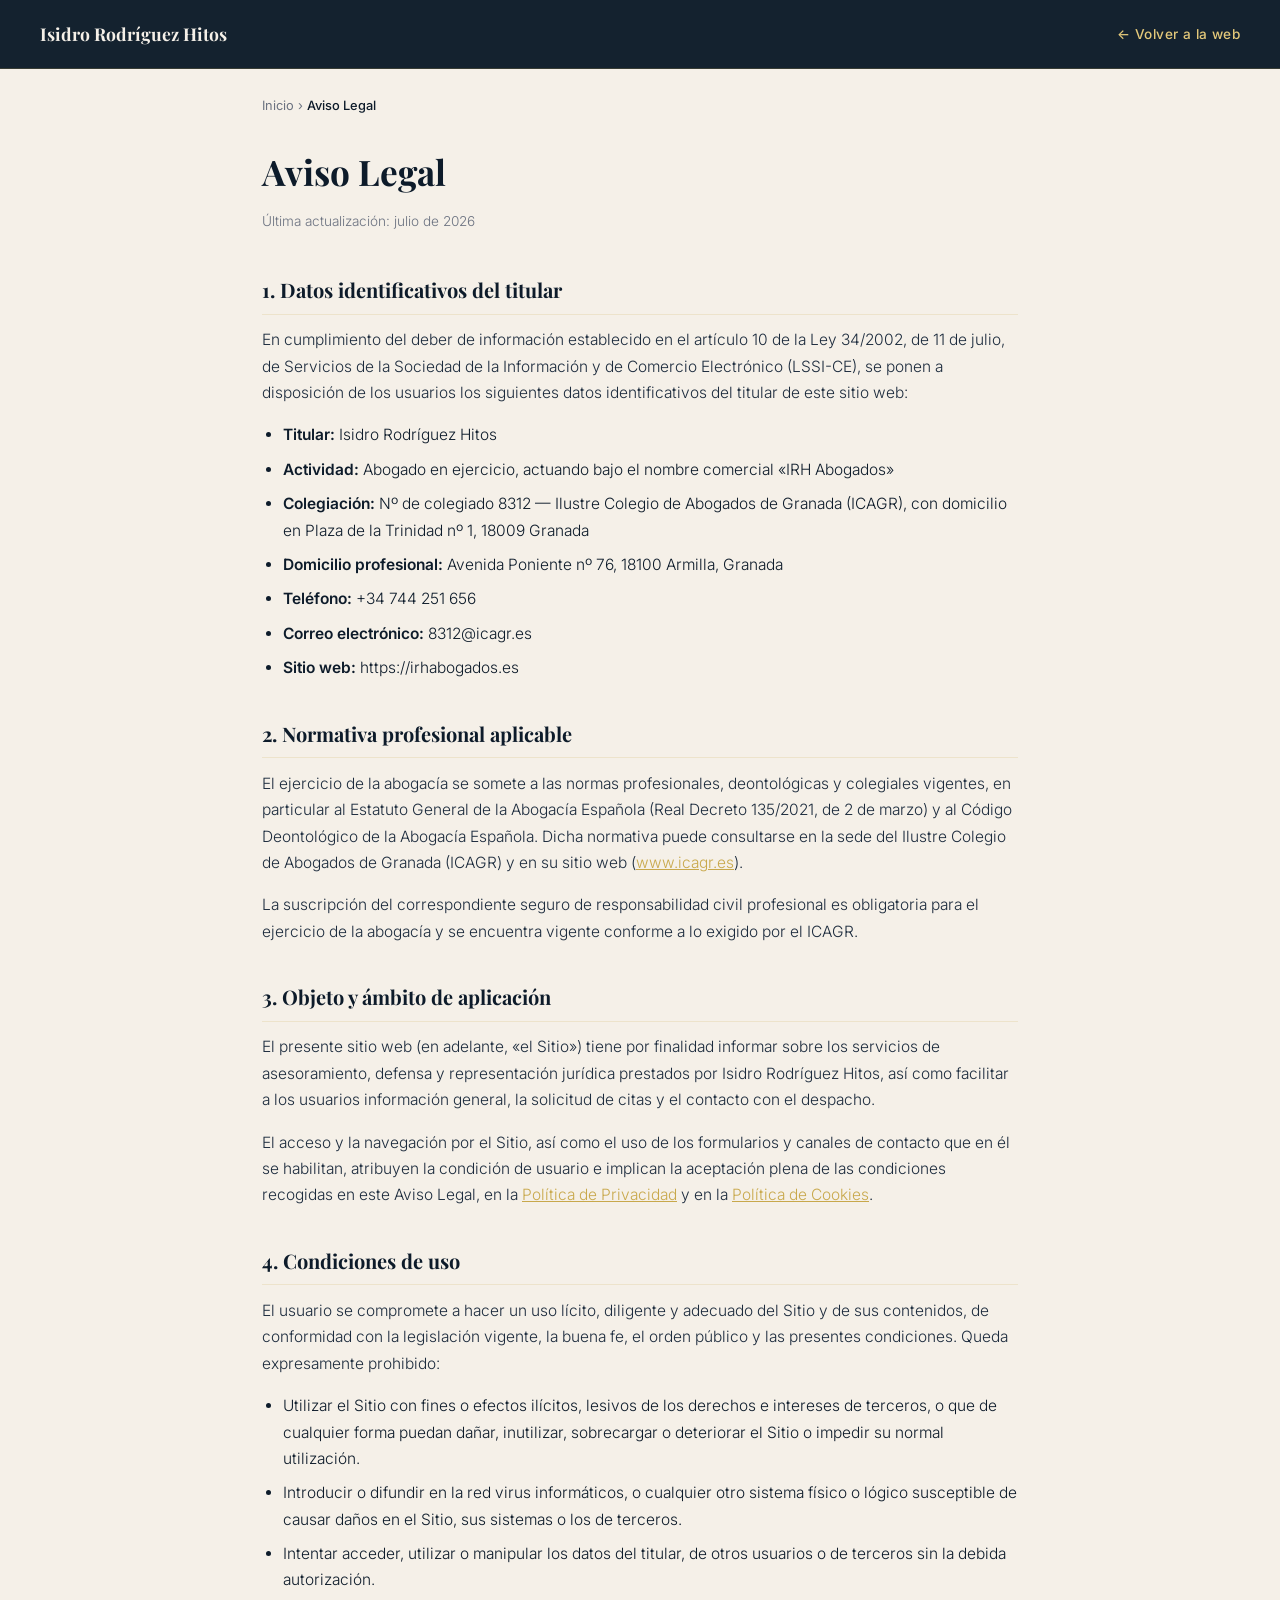
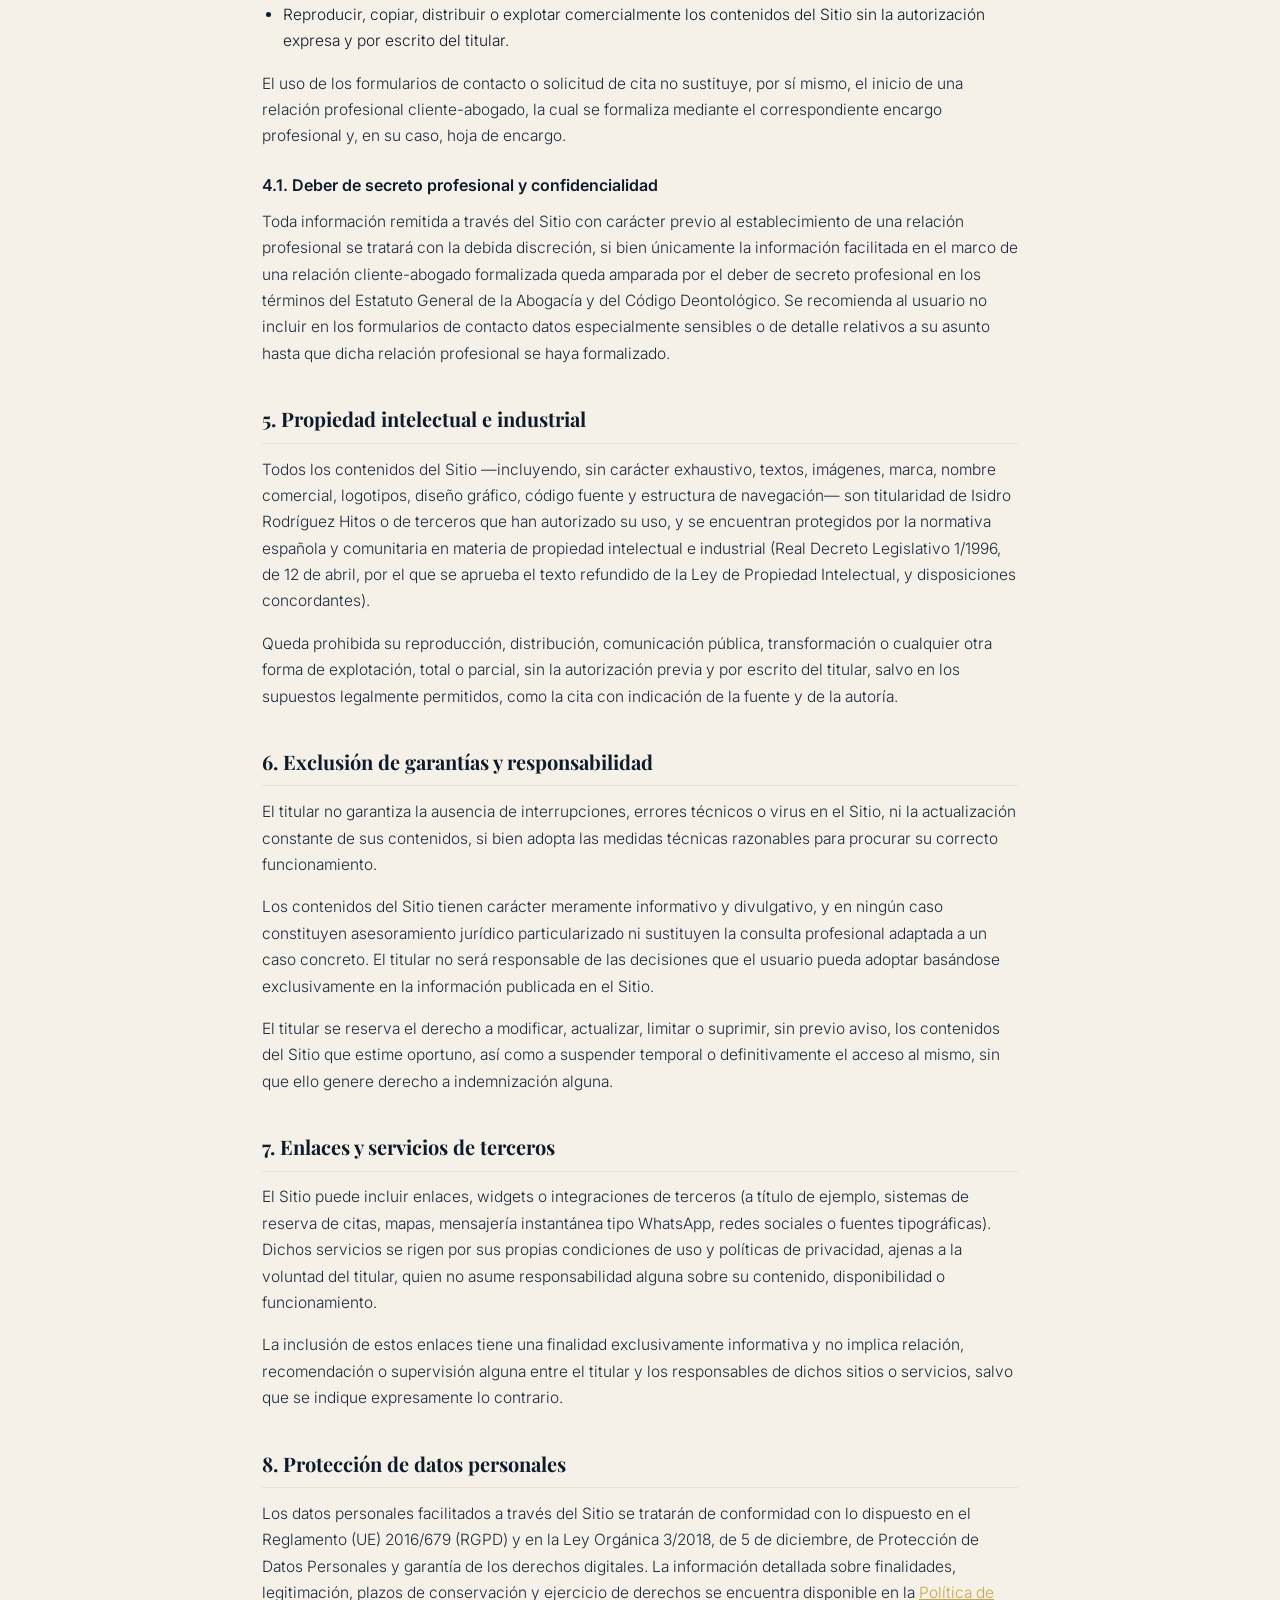
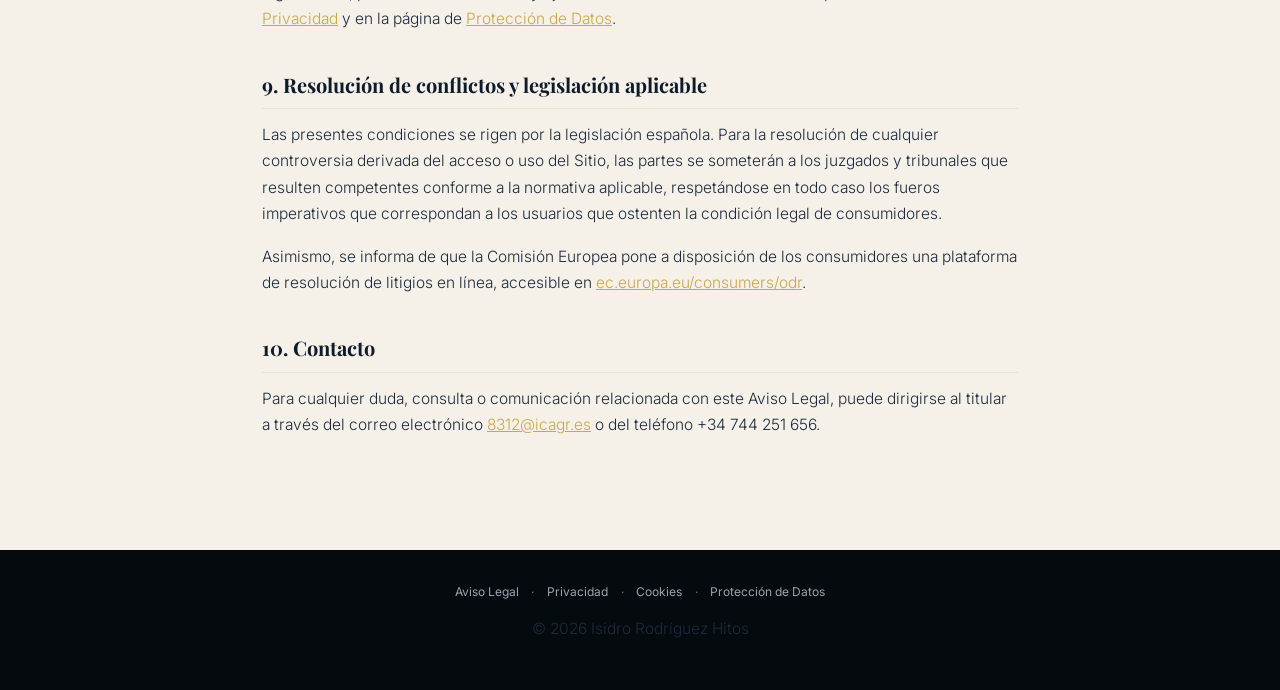
<file: aviso-legal.html>
<!DOCTYPE html>
<html lang="es">
<head>
<meta charset="UTF-8">
<meta name="viewport" content="width=device-width, initial-scale=1.0">
<title>Aviso Legal | IRH Abogados — Isidro Rodríguez Hitos, Armilla</title>
<meta name="description" content="Aviso legal de IRH Abogados: datos identificativos, condiciones de uso, propiedad intelectual y responsabilidad del despacho de Isidro Rodríguez Hitos, abogado colegiado nº 8312 del ICAGR, en Armilla, Granada.">
<meta name="robots" content="index, follow">
<meta name="author" content="Isidro Rodríguez Hitos">
<link rel="canonical" href="https://irhabogados.es/aviso-legal.html">

<meta property="og:type" content="website">
<meta property="og:site_name" content="IRH Abogados">
<meta property="og:locale" content="es_ES">
<meta property="og:url" content="https://irhabogados.es/aviso-legal.html">
<meta property="og:title" content="Aviso Legal | IRH Abogados">
<meta property="og:description" content="Datos identificativos, condiciones de uso y responsabilidad del despacho de Isidro Rodríguez Hitos, abogado en Armilla y Granada.">
<meta property="og:image" content="https://irhabogados.es/fachada-despacho.webp">
<meta name="twitter:card" content="summary">
<meta name="twitter:title" content="Aviso Legal | IRH Abogados">
<meta name="twitter:description" content="Datos identificativos, condiciones de uso y responsabilidad del despacho de Isidro Rodríguez Hitos.">
<meta name="twitter:image" content="https://irhabogados.es/fachada-despacho.webp">

<link rel="icon" type="image/png" href="logo.png">
<link rel="apple-touch-icon" href="logo.png">
<link rel="preconnect" href="https://fonts.googleapis.com">
<link rel="preconnect" href="https://fonts.gstatic.com" crossorigin>
<link href="https://fonts.googleapis.com/css2?family=Playfair+Display:ital,wght@0,400;0,700;0,900;1,400&family=Inter:wght@300;400;500;600&display=swap" rel="stylesheet">

<script type="application/ld+json">
{
  "@context": "https://schema.org",
  "@type": "WebPage",
  "name": "Aviso Legal",
  "url": "https://irhabogados.es/aviso-legal.html",
  "inLanguage": "es-ES",
  "isPartOf": { "@type": "WebSite", "name": "IRH Abogados", "url": "https://irhabogados.es/" },
  "about": { "@id": "https://irhabogados.es/#despacho" },
  "breadcrumb": {
    "@type": "BreadcrumbList",
    "itemListElement": [
      { "@type": "ListItem", "position": 1, "name": "Inicio", "item": "https://irhabogados.es/" },
      { "@type": "ListItem", "position": 2, "name": "Aviso Legal", "item": "https://irhabogados.es/aviso-legal.html" }
    ]
  }
}
</script>
<style>
  *,*::before,*::after{box-sizing:border-box;margin:0;padding:0;}
  :root{
    --navy:#0D1B2A; --navy-mid:#132238; --cream:#F5F0E8; --gold:#C8A84B; --gold-light:#E4C97A;
    --gray:#6B7280; --gray-light:#9CA3AF; --black:#050A0F; --border:rgba(200,168,75,0.18);
  }
  body{font-family:'Inter',sans-serif;background:var(--cream);color:var(--navy);line-height:1.7;}
  header.legal-nav{
    background:rgba(13,27,42,0.97); padding:1.2rem 2.5rem; display:flex; align-items:center;
    justify-content:space-between; border-bottom:1px solid rgba(200,168,75,0.2);
  }
  header.legal-nav a.back{color:var(--gold-light); text-decoration:none; font-size:0.85rem; font-weight:500; letter-spacing:0.03em;}
  header.legal-nav a.back:hover{color:var(--gold);}
  header.legal-nav .brand{color:var(--cream); font-family:'Playfair Display',serif; font-weight:700; font-size:1.1rem;}
  nav.breadcrumb{max-width:820px; margin:1.6rem auto 0; padding:0 2rem; font-size:0.8rem; color:var(--gray);}
  nav.breadcrumb a{color:var(--gray); text-decoration:none;}
  nav.breadcrumb a:hover{color:var(--gold);}
  nav.breadcrumb span[aria-current]{color:var(--navy); font-weight:500;}
  main{max-width:820px; margin:0 auto; padding:1.6rem 2rem 6rem;}
  h1{font-family:'Playfair Display',serif; font-size:2.2rem; color:var(--navy); margin-bottom:0.5rem;}
  .updated{color:var(--gray); font-size:0.85rem; margin-bottom:2.5rem;}
  h2{font-family:'Playfair Display',serif; font-size:1.25rem; color:var(--navy); margin-top:2.2rem; margin-bottom:0.8rem; padding-bottom:0.4rem; border-bottom:1px solid var(--border);}
  h3{font-family:'Inter',sans-serif; font-weight:600; font-size:1rem; color:var(--navy); margin-top:1.4rem; margin-bottom:0.6rem;}
  p{margin-bottom:1rem; font-weight:300; font-size:0.97rem; color:#1c2b3d;}
  ul{margin:0 0 1rem 1.3rem;}
  li{margin-bottom:0.5rem; font-weight:300; font-size:0.97rem;}
  strong{font-weight:600;}
  a{color:var(--gold);}
  footer.legal-foot{background:var(--black); text-align:center; padding:2rem; color:var(--gray); font-size:0.75rem;}
  footer.legal-foot a{color:var(--gray-light); margin:0 0.6rem; text-decoration:none;}
  footer.legal-foot a:hover{color:var(--gold);}
</style>
</head>
<body>

<header class="legal-nav">
  <span class="brand">Isidro Rodríguez Hitos</span>
  <a class="back" href="index.html">&larr; Volver a la web</a>
</header>

<nav class="breadcrumb" aria-label="Miga de pan">
  <a href="index.html">Inicio</a> &rsaquo; <span aria-current="page">Aviso Legal</span>
</nav>

<main>
  <h1>Aviso Legal</h1>
  <p class="updated">Última actualización: julio de 2026</p>

  <h2>1. Datos identificativos del titular</h2>
  <p>En cumplimiento del deber de información establecido en el artículo 10 de la Ley 34/2002, de 11 de julio, de Servicios de la Sociedad de la Información y de Comercio Electrónico (LSSI-CE), se ponen a disposición de los usuarios los siguientes datos identificativos del titular de este sitio web:</p>
  <ul>
    <li><strong>Titular:</strong> Isidro Rodríguez Hitos</li>
    <li><strong>Actividad:</strong> Abogado en ejercicio, actuando bajo el nombre comercial «IRH Abogados»</li>
    <li><strong>Colegiación:</strong> Nº de colegiado 8312 — Ilustre Colegio de Abogados de Granada (ICAGR), con domicilio en Plaza de la Trinidad nº 1, 18009 Granada</li>
    <li><strong>Domicilio profesional:</strong> Avenida Poniente nº 76, 18100 Armilla, Granada</li>
    <li><strong>Teléfono:</strong> +34 744 251 656</li>
    <li><strong>Correo electrónico:</strong> 8312@icagr.es</li>
    <li><strong>Sitio web:</strong> https://irhabogados.es</li>
  </ul>

  <h2>2. Normativa profesional aplicable</h2>
  <p>El ejercicio de la abogacía se somete a las normas profesionales, deontológicas y colegiales vigentes, en particular al Estatuto General de la Abogacía Española (Real Decreto 135/2021, de 2 de marzo) y al Código Deontológico de la Abogacía Española. Dicha normativa puede consultarse en la sede del Ilustre Colegio de Abogados de Granada (ICAGR) y en su sitio web (<a href="https://www.icagr.es" target="_blank" rel="noopener noreferrer">www.icagr.es</a>).</p>
  <p>La suscripción del correspondiente seguro de responsabilidad civil profesional es obligatoria para el ejercicio de la abogacía y se encuentra vigente conforme a lo exigido por el ICAGR.</p>

  <h2>3. Objeto y ámbito de aplicación</h2>
  <p>El presente sitio web (en adelante, «el Sitio») tiene por finalidad informar sobre los servicios de asesoramiento, defensa y representación jurídica prestados por Isidro Rodríguez Hitos, así como facilitar a los usuarios información general, la solicitud de citas y el contacto con el despacho.</p>
  <p>El acceso y la navegación por el Sitio, así como el uso de los formularios y canales de contacto que en él se habilitan, atribuyen la condición de usuario e implican la aceptación plena de las condiciones recogidas en este Aviso Legal, en la <a href="privacidad.html">Política de Privacidad</a> y en la <a href="cookies.html">Política de Cookies</a>.</p>

  <h2>4. Condiciones de uso</h2>
  <p>El usuario se compromete a hacer un uso lícito, diligente y adecuado del Sitio y de sus contenidos, de conformidad con la legislación vigente, la buena fe, el orden público y las presentes condiciones. Queda expresamente prohibido:</p>
  <ul>
    <li>Utilizar el Sitio con fines o efectos ilícitos, lesivos de los derechos e intereses de terceros, o que de cualquier forma puedan dañar, inutilizar, sobrecargar o deteriorar el Sitio o impedir su normal utilización.</li>
    <li>Introducir o difundir en la red virus informáticos, o cualquier otro sistema físico o lógico susceptible de causar daños en el Sitio, sus sistemas o los de terceros.</li>
    <li>Intentar acceder, utilizar o manipular los datos del titular, de otros usuarios o de terceros sin la debida autorización.</li>
    <li>Reproducir, copiar, distribuir o explotar comercialmente los contenidos del Sitio sin la autorización expresa y por escrito del titular.</li>
  </ul>
  <p>El uso de los formularios de contacto o solicitud de cita no sustituye, por sí mismo, el inicio de una relación profesional cliente-abogado, la cual se formaliza mediante el correspondiente encargo profesional y, en su caso, hoja de encargo.</p>

  <h3>4.1. Deber de secreto profesional y confidencialidad</h3>
  <p>Toda información remitida a través del Sitio con carácter previo al establecimiento de una relación profesional se tratará con la debida discreción, si bien únicamente la información facilitada en el marco de una relación cliente-abogado formalizada queda amparada por el deber de secreto profesional en los términos del Estatuto General de la Abogacía y del Código Deontológico. Se recomienda al usuario no incluir en los formularios de contacto datos especialmente sensibles o de detalle relativos a su asunto hasta que dicha relación profesional se haya formalizado.</p>

  <h2>5. Propiedad intelectual e industrial</h2>
  <p>Todos los contenidos del Sitio —incluyendo, sin carácter exhaustivo, textos, imágenes, marca, nombre comercial, logotipos, diseño gráfico, código fuente y estructura de navegación— son titularidad de Isidro Rodríguez Hitos o de terceros que han autorizado su uso, y se encuentran protegidos por la normativa española y comunitaria en materia de propiedad intelectual e industrial (Real Decreto Legislativo 1/1996, de 12 de abril, por el que se aprueba el texto refundido de la Ley de Propiedad Intelectual, y disposiciones concordantes).</p>
  <p>Queda prohibida su reproducción, distribución, comunicación pública, transformación o cualquier otra forma de explotación, total o parcial, sin la autorización previa y por escrito del titular, salvo en los supuestos legalmente permitidos, como la cita con indicación de la fuente y de la autoría.</p>

  <h2>6. Exclusión de garantías y responsabilidad</h2>
  <p>El titular no garantiza la ausencia de interrupciones, errores técnicos o virus en el Sitio, ni la actualización constante de sus contenidos, si bien adopta las medidas técnicas razonables para procurar su correcto funcionamiento.</p>
  <p>Los contenidos del Sitio tienen carácter meramente informativo y divulgativo, y en ningún caso constituyen asesoramiento jurídico particularizado ni sustituyen la consulta profesional adaptada a un caso concreto. El titular no será responsable de las decisiones que el usuario pueda adoptar basándose exclusivamente en la información publicada en el Sitio.</p>
  <p>El titular se reserva el derecho a modificar, actualizar, limitar o suprimir, sin previo aviso, los contenidos del Sitio que estime oportuno, así como a suspender temporal o definitivamente el acceso al mismo, sin que ello genere derecho a indemnización alguna.</p>

  <h2>7. Enlaces y servicios de terceros</h2>
  <p>El Sitio puede incluir enlaces, widgets o integraciones de terceros (a título de ejemplo, sistemas de reserva de citas, mapas, mensajería instantánea tipo WhatsApp, redes sociales o fuentes tipográficas). Dichos servicios se rigen por sus propias condiciones de uso y políticas de privacidad, ajenas a la voluntad del titular, quien no asume responsabilidad alguna sobre su contenido, disponibilidad o funcionamiento.</p>
  <p>La inclusión de estos enlaces tiene una finalidad exclusivamente informativa y no implica relación, recomendación o supervisión alguna entre el titular y los responsables de dichos sitios o servicios, salvo que se indique expresamente lo contrario.</p>

  <h2>8. Protección de datos personales</h2>
  <p>Los datos personales facilitados a través del Sitio se tratarán de conformidad con lo dispuesto en el Reglamento (UE) 2016/679 (RGPD) y en la Ley Orgánica 3/2018, de 5 de diciembre, de Protección de Datos Personales y garantía de los derechos digitales. La información detallada sobre finalidades, legitimación, plazos de conservación y ejercicio de derechos se encuentra disponible en la <a href="privacidad.html">Política de Privacidad</a> y en la página de <a href="proteccion-datos.html">Protección de Datos</a>.</p>

  <h2>9. Resolución de conflictos y legislación aplicable</h2>
  <p>Las presentes condiciones se rigen por la legislación española. Para la resolución de cualquier controversia derivada del acceso o uso del Sitio, las partes se someterán a los juzgados y tribunales que resulten competentes conforme a la normativa aplicable, respetándose en todo caso los fueros imperativos que correspondan a los usuarios que ostenten la condición legal de consumidores.</p>
  <p>Asimismo, se informa de que la Comisión Europea pone a disposición de los consumidores una plataforma de resolución de litigios en línea, accesible en <a href="https://ec.europa.eu/consumers/odr" target="_blank" rel="noopener noreferrer">ec.europa.eu/consumers/odr</a>.</p>

  <h2>10. Contacto</h2>
  <p>Para cualquier duda, consulta o comunicación relacionada con este Aviso Legal, puede dirigirse al titular a través del correo electrónico <a href="mailto:8312@icagr.es">8312@icagr.es</a> o del teléfono +34 744 251 656.</p>
</main>

<footer class="legal-foot">
  <a href="aviso-legal.html">Aviso Legal</a> ·
  <a href="privacidad.html">Privacidad</a> ·
  <a href="cookies.html">Cookies</a> ·
  <a href="proteccion-datos.html">Protección de Datos</a>
  <p style="margin-top:0.8rem;">© 2026 Isidro Rodríguez Hitos</p>
</footer>

</body>
</html>
</file>
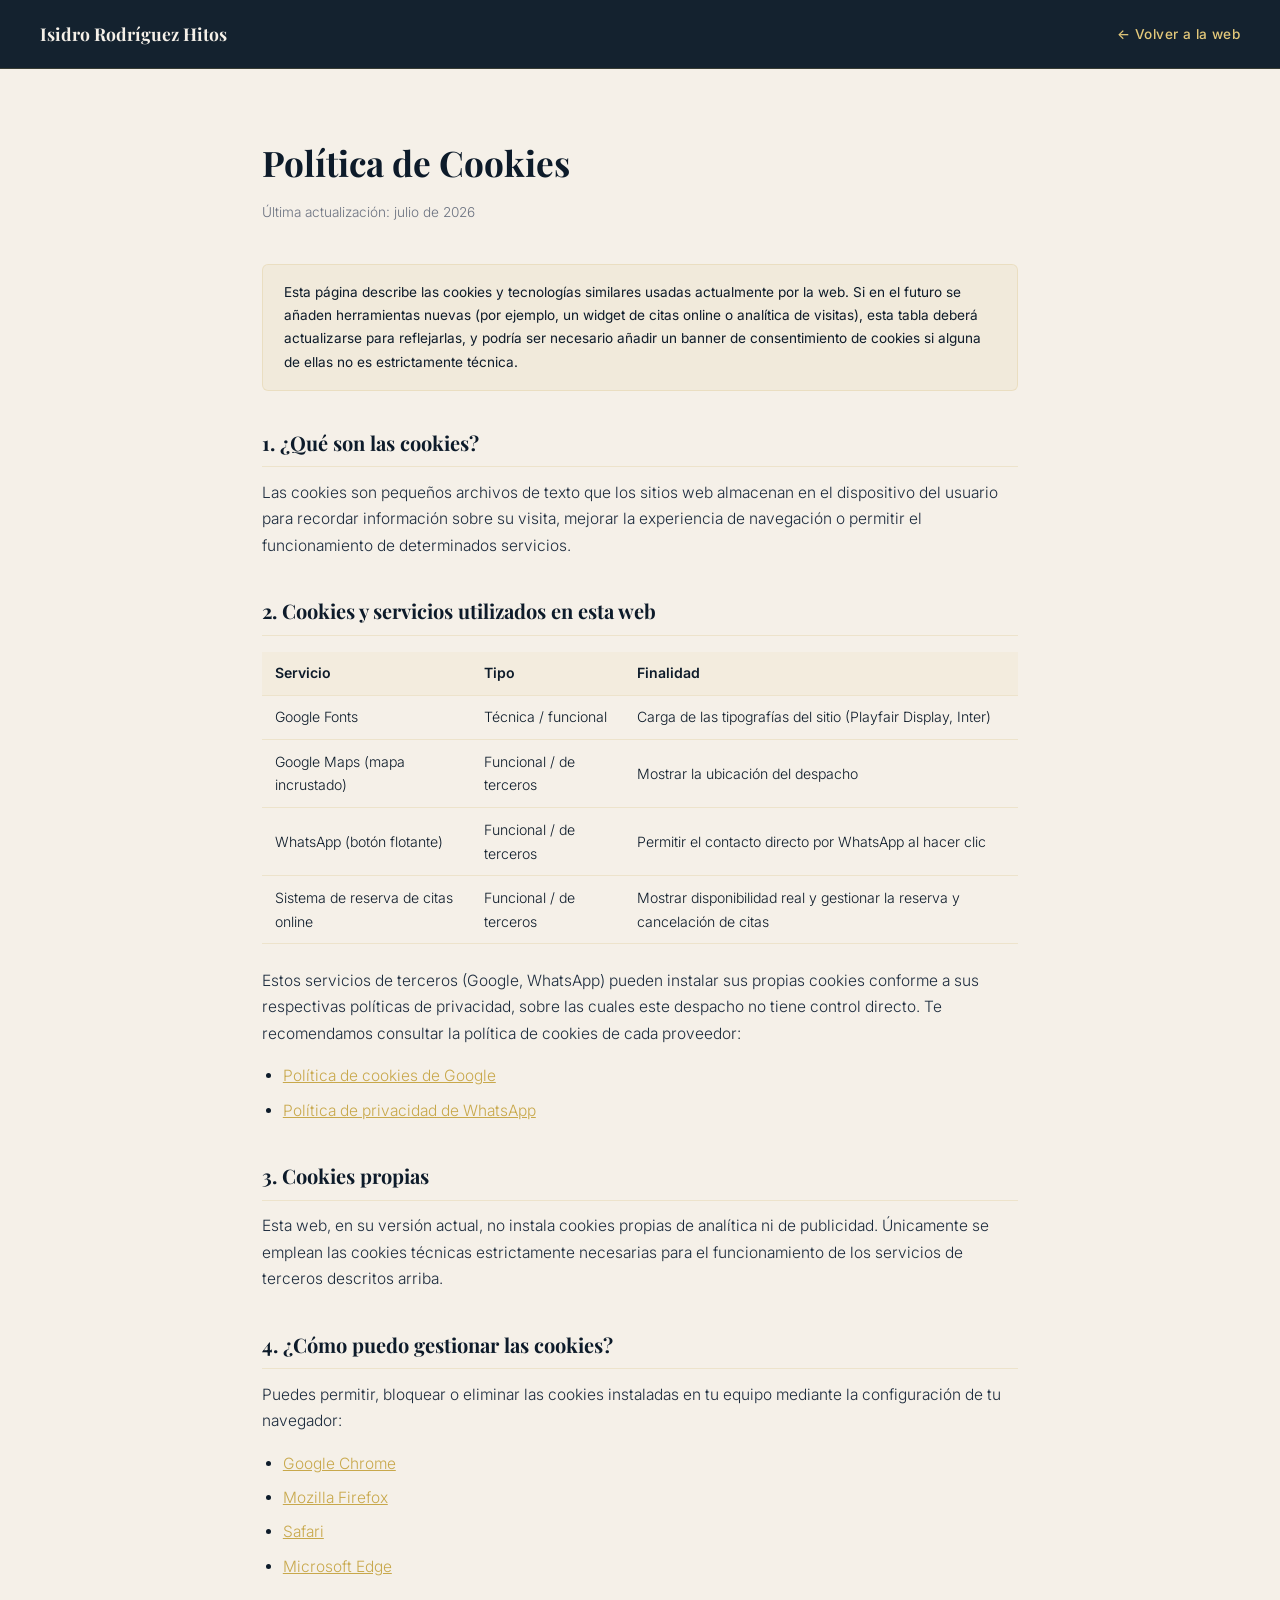
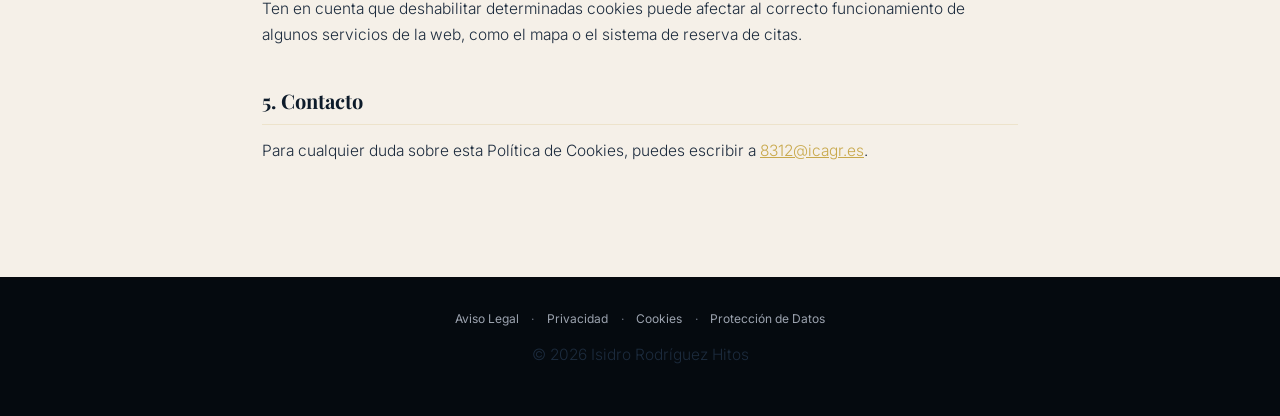
<file: cookies.html>
<!DOCTYPE html>
<html lang="es">
<head>
<meta charset="UTF-8">
<meta name="viewport" content="width=device-width, initial-scale=1.0">
<title>Política de Cookies | IRH Abogados — Isidro Rodríguez Hitos</title>
<meta name="description" content="Qué cookies y servicios de terceros (Google Fonts, Google Maps, WhatsApp, sistema de citas) utiliza la web de IRH Abogados y cómo puedes gestionarlas desde tu navegador.">
<meta name="robots" content="index, follow">
<meta name="author" content="Isidro Rodríguez Hitos">
<link rel="canonical" href="https://irhabogados.com/cookies.html">

<meta property="og:type" content="website">
<meta property="og:site_name" content="IRH Abogados">
<meta property="og:locale" content="es_ES">
<meta property="og:url" content="https://irhabogados.com/cookies.html">
<meta property="og:title" content="Política de Cookies | IRH Abogados">
<meta property="og:description" content="Qué cookies y servicios de terceros utiliza la web de IRH Abogados y cómo puedes gestionarlas desde tu navegador.">
<meta property="og:image" content="https://irhabogados.com/fachada-despacho.png">
<meta name="twitter:card" content="summary">
<meta name="twitter:title" content="Política de Cookies | IRH Abogados">
<meta name="twitter:description" content="Qué cookies y servicios de terceros utiliza la web de IRH Abogados.">
<meta name="twitter:image" content="https://irhabogados.com/fachada-despacho.png">

<link rel="icon" type="image/png" href="logo.png">
<link rel="apple-touch-icon" href="logo.png">
<link rel="preconnect" href="https://fonts.googleapis.com">
<link href="https://fonts.googleapis.com/css2?family=Playfair+Display:ital,wght@0,400;0,700;0,900;1,400&family=Inter:wght@300;400;500;600&display=swap" rel="stylesheet">

<script type="application/ld+json">
{
  "@context": "https://schema.org",
  "@type": "WebPage",
  "name": "Política de Cookies",
  "url": "https://irhabogados.com/cookies.html",
  "inLanguage": "es-ES",
  "isPartOf": { "@type": "WebSite", "name": "IRH Abogados", "url": "https://irhabogados.com/" },
  "about": { "@id": "https://irhabogados.com/#despacho" },
  "breadcrumb": {
    "@type": "BreadcrumbList",
    "itemListElement": [
      { "@type": "ListItem", "position": 1, "name": "Inicio", "item": "https://irhabogados.com/" },
      { "@type": "ListItem", "position": 2, "name": "Política de Cookies", "item": "https://irhabogados.com/cookies.html" }
    ]
  }
}
</script>
<style>
  *,*::before,*::after{box-sizing:border-box;margin:0;padding:0;}
  :root{
    --navy:#0D1B2A; --navy-mid:#132238; --cream:#F5F0E8; --gold:#C8A84B; --gold-light:#E4C97A;
    --gray:#6B7280; --gray-light:#9CA3AF; --black:#050A0F; --border:rgba(200,168,75,0.18);
  }
  body{font-family:'Inter',sans-serif;background:var(--cream);color:var(--navy);line-height:1.7;}
  header.legal-nav{
    background:rgba(13,27,42,0.97); padding:1.2rem 2.5rem; display:flex; align-items:center;
    justify-content:space-between; border-bottom:1px solid rgba(200,168,75,0.2);
  }
  header.legal-nav a.back{color:var(--gold-light); text-decoration:none; font-size:0.85rem; font-weight:500; letter-spacing:0.03em;}
  header.legal-nav a.back:hover{color:var(--gold);}
  header.legal-nav .brand{color:var(--cream); font-family:'Playfair Display',serif; font-weight:700; font-size:1.1rem;}
  main{max-width:820px; margin:0 auto; padding:4rem 2rem 6rem;}
  h1{font-family:'Playfair Display',serif; font-size:2.2rem; color:var(--navy); margin-bottom:0.5rem;}
  .updated{color:var(--gray); font-size:0.85rem; margin-bottom:2.5rem;}
  h2{font-family:'Playfair Display',serif; font-size:1.25rem; color:var(--navy); margin-top:2.2rem; margin-bottom:0.8rem; padding-bottom:0.4rem; border-bottom:1px solid var(--border);}
  p{margin-bottom:1rem; font-weight:300; font-size:0.97rem; color:#1c2b3d;}
  ul{margin:0 0 1rem 1.3rem;}
  li{margin-bottom:0.5rem; font-weight:300; font-size:0.97rem;}
  strong{font-weight:600;}
  a{color:var(--gold);}
  table{width:100%; border-collapse:collapse; margin:1rem 0 1.5rem;}
  th,td{text-align:left; padding:0.6rem 0.8rem; font-size:0.88rem; border-bottom:1px solid var(--border); font-weight:300;}
  th{font-weight:600; background:rgba(200,168,75,0.06);}
  .note-box{
    background:rgba(200,168,75,0.08); border:1px solid var(--border); border-radius:6px;
    padding:1rem 1.3rem; margin:2rem 0; font-size:0.85rem; color:var(--navy);
  }
  footer.legal-foot{background:var(--black); text-align:center; padding:2rem; color:var(--gray); font-size:0.75rem;}
  footer.legal-foot a{color:var(--gray-light); margin:0 0.6rem; text-decoration:none;}
  footer.legal-foot a:hover{color:var(--gold);}
</style>
</head>
<body>

<header class="legal-nav">
  <span class="brand">Isidro Rodríguez Hitos</span>
  <a class="back" href="index.html">&larr; Volver a la web</a>
</header>

<main>
  <h1>Política de Cookies</h1>
  <p class="updated">Última actualización: julio de 2026</p>

  <div class="note-box">
    Esta página describe las cookies y tecnologías similares usadas actualmente por la web. Si en el futuro se añaden herramientas nuevas (por ejemplo, un widget de citas online o analítica de visitas), esta tabla deberá actualizarse para reflejarlas, y podría ser necesario añadir un banner de consentimiento de cookies si alguna de ellas no es estrictamente técnica.
  </div>

  <h2>1. ¿Qué son las cookies?</h2>
  <p>Las cookies son pequeños archivos de texto que los sitios web almacenan en el dispositivo del usuario para recordar información sobre su visita, mejorar la experiencia de navegación o permitir el funcionamiento de determinados servicios.</p>

  <h2>2. Cookies y servicios utilizados en esta web</h2>
  <table>
    <tr><th>Servicio</th><th>Tipo</th><th>Finalidad</th></tr>
    <tr><td>Google Fonts</td><td>Técnica / funcional</td><td>Carga de las tipografías del sitio (Playfair Display, Inter)</td></tr>
    <tr><td>Google Maps (mapa incrustado)</td><td>Funcional / de terceros</td><td>Mostrar la ubicación del despacho</td></tr>
    <tr><td>WhatsApp (botón flotante)</td><td>Funcional / de terceros</td><td>Permitir el contacto directo por WhatsApp al hacer clic</td></tr>
    <tr><td>Sistema de reserva de citas online</td><td>Funcional / de terceros</td><td>Mostrar disponibilidad real y gestionar la reserva y cancelación de citas</td></tr>
  </table>
  <p>Estos servicios de terceros (Google, WhatsApp) pueden instalar sus propias cookies conforme a sus respectivas políticas de privacidad, sobre las cuales este despacho no tiene control directo. Te recomendamos consultar la política de cookies de cada proveedor:</p>
  <ul>
    <li><a href="https://policies.google.com/technologies/cookies" target="_blank" rel="noopener">Política de cookies de Google</a></li>
    <li><a href="https://www.whatsapp.com/legal/privacy-policy" target="_blank" rel="noopener">Política de privacidad de WhatsApp</a></li>
  </ul>

  <h2>3. Cookies propias</h2>
  <p>Esta web, en su versión actual, no instala cookies propias de analítica ni de publicidad. Únicamente se emplean las cookies técnicas estrictamente necesarias para el funcionamiento de los servicios de terceros descritos arriba.</p>

  <h2>4. ¿Cómo puedo gestionar las cookies?</h2>
  <p>Puedes permitir, bloquear o eliminar las cookies instaladas en tu equipo mediante la configuración de tu navegador:</p>
  <ul>
    <li><a href="https://support.google.com/chrome/answer/95647" target="_blank" rel="noopener">Google Chrome</a></li>
    <li><a href="https://support.mozilla.org/es/kb/proteccion-mejorada-contra-el-rastreo-firefox-escritorio" target="_blank" rel="noopener">Mozilla Firefox</a></li>
    <li><a href="https://support.apple.com/es-es/guide/safari/sfri11471/mac" target="_blank" rel="noopener">Safari</a></li>
    <li><a href="https://support.microsoft.com/es-es/microsoft-edge" target="_blank" rel="noopener">Microsoft Edge</a></li>
  </ul>
  <p>Ten en cuenta que deshabilitar determinadas cookies puede afectar al correcto funcionamiento de algunos servicios de la web, como el mapa o el sistema de reserva de citas.</p>

  <h2>5. Contacto</h2>
  <p>Para cualquier duda sobre esta Política de Cookies, puedes escribir a <a href="mailto:8312@icagr.es">8312@icagr.es</a>.</p>
</main>

<footer class="legal-foot">
  <a href="aviso-legal.html">Aviso Legal</a> ·
  <a href="privacidad.html">Privacidad</a> ·
  <a href="cookies.html">Cookies</a> ·
  <a href="proteccion-datos.html">Protección de Datos</a>
  <p style="margin-top:0.8rem;">© 2026 Isidro Rodríguez Hitos</p>
</footer>

</body>
</html>
</file>
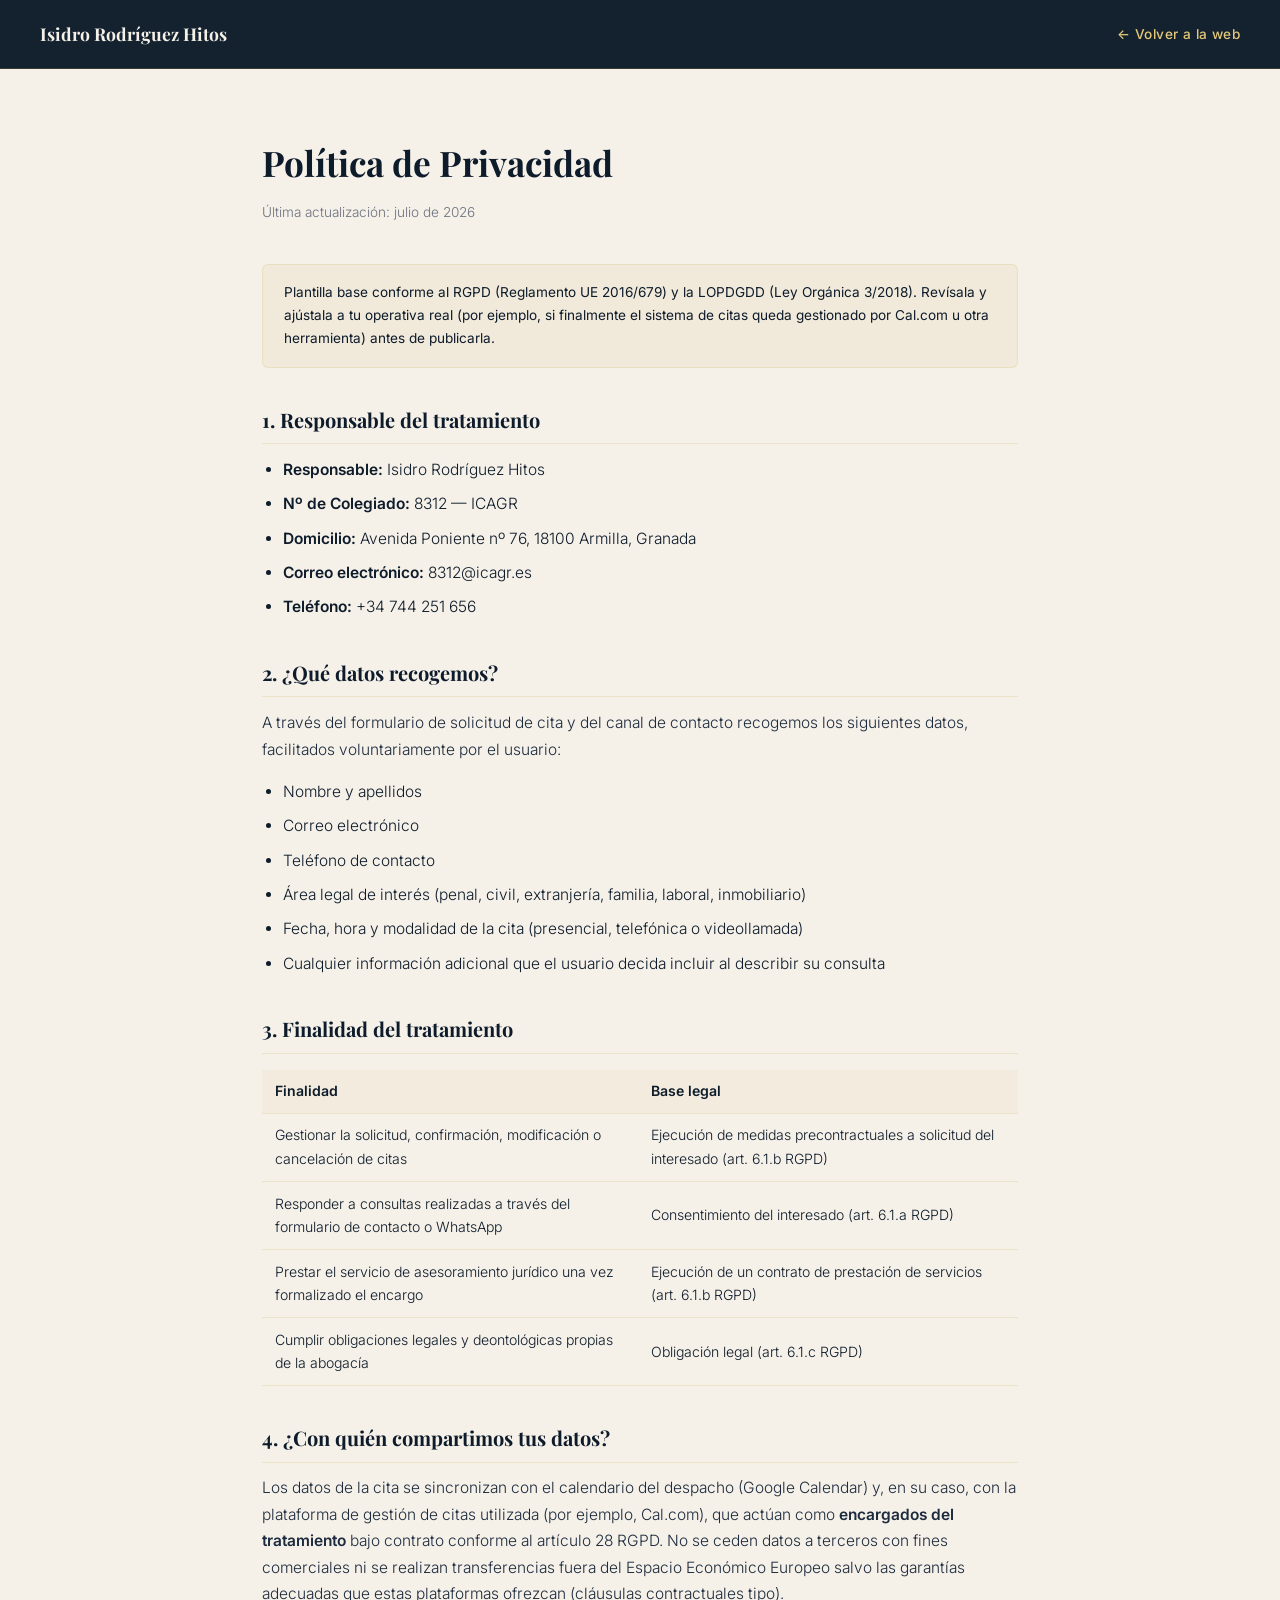
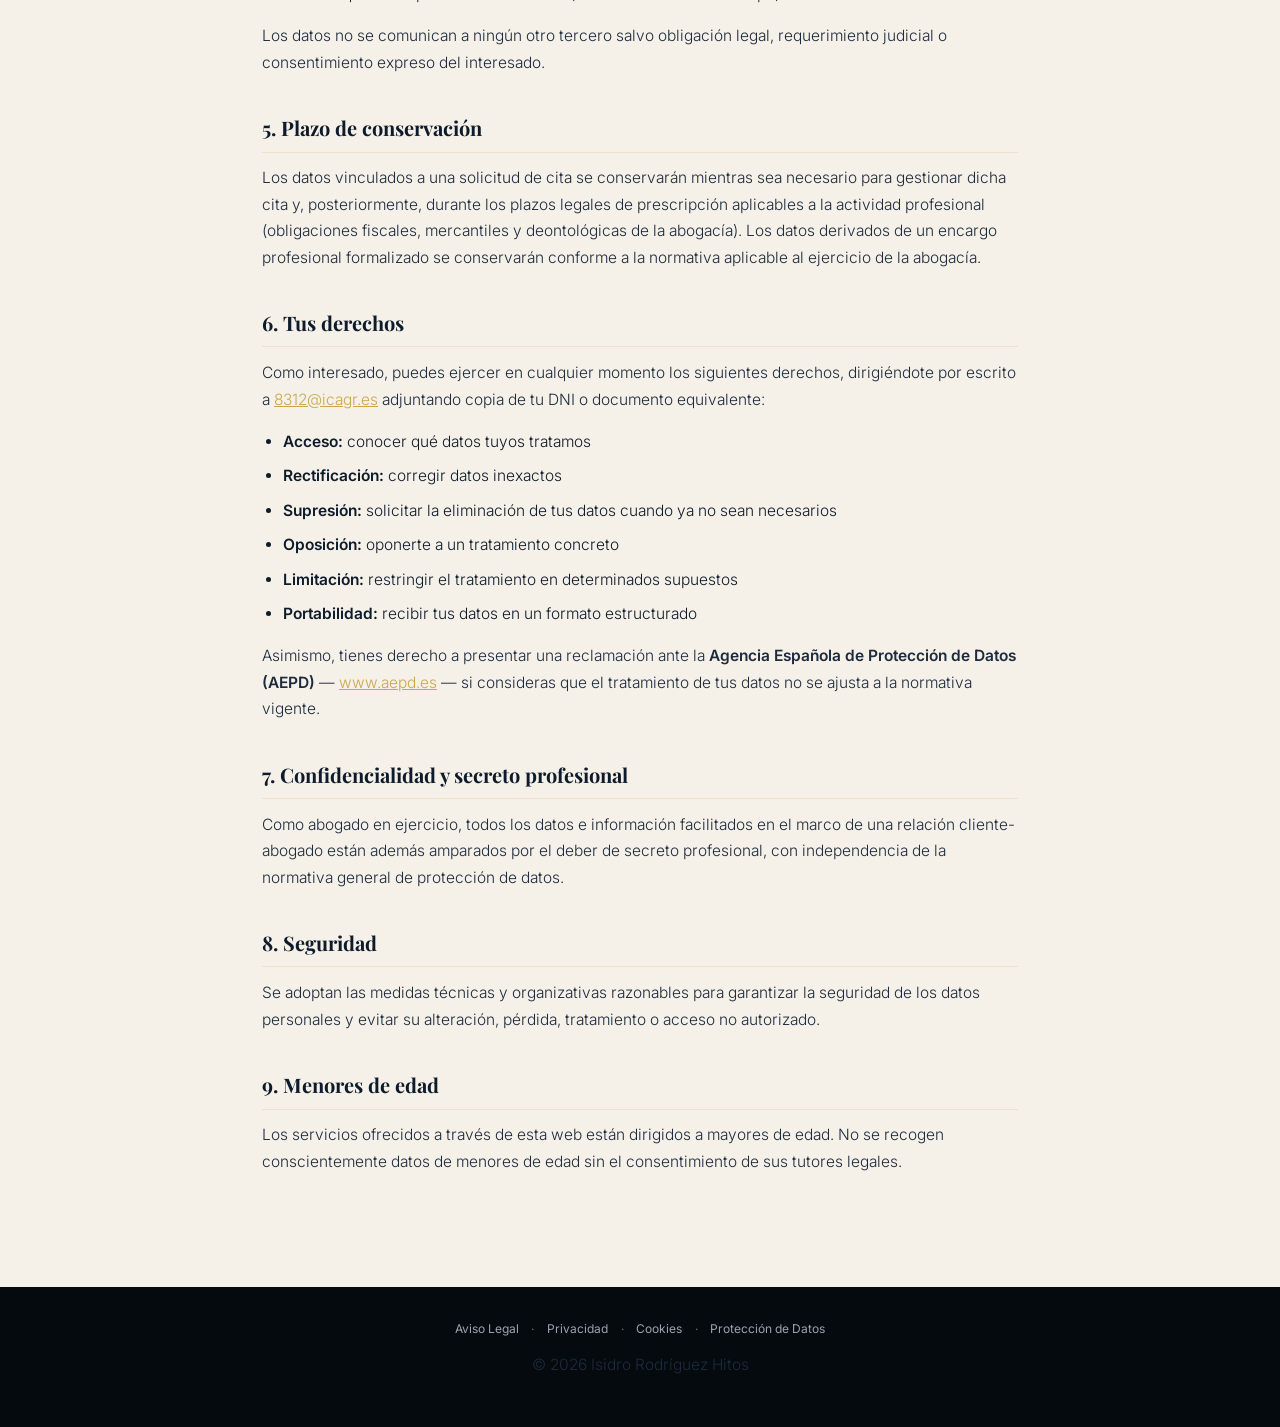
<file: privacidad.html>
<!DOCTYPE html>
<html lang="es">
<head>
<meta charset="UTF-8">
<meta name="viewport" content="width=device-width, initial-scale=1.0">
<title>Política de Privacidad | IRH Abogados — Isidro Rodríguez Hitos</title>
<meta name="description" content="Política de privacidad de IRH Abogados: qué datos personales recogemos, con qué finalidad los tratamos y cómo ejercer tus derechos RGPD ante el despacho de Isidro Rodríguez Hitos en Granada.">
<meta name="robots" content="index, follow">
<meta name="author" content="Isidro Rodríguez Hitos">
<link rel="canonical" href="https://irhabogados.com/privacidad.html">

<meta property="og:type" content="website">
<meta property="og:site_name" content="IRH Abogados">
<meta property="og:locale" content="es_ES">
<meta property="og:url" content="https://irhabogados.com/privacidad.html">
<meta property="og:title" content="Política de Privacidad | IRH Abogados">
<meta property="og:description" content="Qué datos personales recogemos, con qué finalidad los tratamos y cómo ejercer tus derechos RGPD ante IRH Abogados.">
<meta property="og:image" content="https://irhabogados.com/fachada-despacho.png">
<meta name="twitter:card" content="summary">
<meta name="twitter:title" content="Política de Privacidad | IRH Abogados">
<meta name="twitter:description" content="Qué datos personales recogemos y cómo ejercer tus derechos RGPD ante IRH Abogados.">
<meta name="twitter:image" content="https://irhabogados.com/fachada-despacho.png">

<link rel="icon" type="image/png" href="logo.png">
<link rel="apple-touch-icon" href="logo.png">
<link rel="preconnect" href="https://fonts.googleapis.com">
<link href="https://fonts.googleapis.com/css2?family=Playfair+Display:ital,wght@0,400;0,700;0,900;1,400&family=Inter:wght@300;400;500;600&display=swap" rel="stylesheet">

<script type="application/ld+json">
{
  "@context": "https://schema.org",
  "@type": "WebPage",
  "name": "Política de Privacidad",
  "url": "https://irhabogados.com/privacidad.html",
  "inLanguage": "es-ES",
  "isPartOf": { "@type": "WebSite", "name": "IRH Abogados", "url": "https://irhabogados.com/" },
  "about": { "@id": "https://irhabogados.com/#despacho" },
  "breadcrumb": {
    "@type": "BreadcrumbList",
    "itemListElement": [
      { "@type": "ListItem", "position": 1, "name": "Inicio", "item": "https://irhabogados.com/" },
      { "@type": "ListItem", "position": 2, "name": "Política de Privacidad", "item": "https://irhabogados.com/privacidad.html" }
    ]
  }
}
</script>
<style>
  *,*::before,*::after{box-sizing:border-box;margin:0;padding:0;}
  :root{
    --navy:#0D1B2A; --navy-mid:#132238; --cream:#F5F0E8; --gold:#C8A84B; --gold-light:#E4C97A;
    --gray:#6B7280; --gray-light:#9CA3AF; --black:#050A0F; --border:rgba(200,168,75,0.18);
  }
  body{font-family:'Inter',sans-serif;background:var(--cream);color:var(--navy);line-height:1.7;}
  header.legal-nav{
    background:rgba(13,27,42,0.97); padding:1.2rem 2.5rem; display:flex; align-items:center;
    justify-content:space-between; border-bottom:1px solid rgba(200,168,75,0.2);
  }
  header.legal-nav a.back{color:var(--gold-light); text-decoration:none; font-size:0.85rem; font-weight:500; letter-spacing:0.03em;}
  header.legal-nav a.back:hover{color:var(--gold);}
  header.legal-nav .brand{color:var(--cream); font-family:'Playfair Display',serif; font-weight:700; font-size:1.1rem;}
  main{max-width:820px; margin:0 auto; padding:4rem 2rem 6rem;}
  h1{font-family:'Playfair Display',serif; font-size:2.2rem; color:var(--navy); margin-bottom:0.5rem;}
  .updated{color:var(--gray); font-size:0.85rem; margin-bottom:2.5rem;}
  h2{font-family:'Playfair Display',serif; font-size:1.25rem; color:var(--navy); margin-top:2.2rem; margin-bottom:0.8rem; padding-bottom:0.4rem; border-bottom:1px solid var(--border);}
  p{margin-bottom:1rem; font-weight:300; font-size:0.97rem; color:#1c2b3d;}
  ul{margin:0 0 1rem 1.3rem;}
  li{margin-bottom:0.5rem; font-weight:300; font-size:0.97rem;}
  strong{font-weight:600;}
  a{color:var(--gold);}
  table{width:100%; border-collapse:collapse; margin:1rem 0 1.5rem;}
  th,td{text-align:left; padding:0.6rem 0.8rem; font-size:0.88rem; border-bottom:1px solid var(--border); font-weight:300;}
  th{font-weight:600; background:rgba(200,168,75,0.06);}
  .note-box{
    background:rgba(200,168,75,0.08); border:1px solid var(--border); border-radius:6px;
    padding:1rem 1.3rem; margin:2rem 0; font-size:0.85rem; color:var(--navy);
  }
  footer.legal-foot{background:var(--black); text-align:center; padding:2rem; color:var(--gray); font-size:0.75rem;}
  footer.legal-foot a{color:var(--gray-light); margin:0 0.6rem; text-decoration:none;}
  footer.legal-foot a:hover{color:var(--gold);}
</style>
</head>
<body>

<header class="legal-nav">
  <span class="brand">Isidro Rodríguez Hitos</span>
  <a class="back" href="index.html">&larr; Volver a la web</a>
</header>

<main>
  <h1>Política de Privacidad</h1>
  <p class="updated">Última actualización: julio de 2026</p>

  <div class="note-box">
    Plantilla base conforme al RGPD (Reglamento UE 2016/679) y la LOPDGDD (Ley Orgánica 3/2018). Revísala y ajústala a tu operativa real (por ejemplo, si finalmente el sistema de citas queda gestionado por Cal.com u otra herramienta) antes de publicarla.
  </div>

  <h2>1. Responsable del tratamiento</h2>
  <ul>
    <li><strong>Responsable:</strong> Isidro Rodríguez Hitos</li>
    <li><strong>Nº de Colegiado:</strong> 8312 — ICAGR</li>
    <li><strong>Domicilio:</strong> Avenida Poniente nº 76, 18100 Armilla, Granada</li>
    <li><strong>Correo electrónico:</strong> 8312@icagr.es</li>
    <li><strong>Teléfono:</strong> +34 744 251 656</li>
  </ul>

  <h2>2. ¿Qué datos recogemos?</h2>
  <p>A través del formulario de solicitud de cita y del canal de contacto recogemos los siguientes datos, facilitados voluntariamente por el usuario:</p>
  <ul>
    <li>Nombre y apellidos</li>
    <li>Correo electrónico</li>
    <li>Teléfono de contacto</li>
    <li>Área legal de interés (penal, civil, extranjería, familia, laboral, inmobiliario)</li>
    <li>Fecha, hora y modalidad de la cita (presencial, telefónica o videollamada)</li>
    <li>Cualquier información adicional que el usuario decida incluir al describir su consulta</li>
  </ul>

  <h2>3. Finalidad del tratamiento</h2>
  <table>
    <tr><th>Finalidad</th><th>Base legal</th></tr>
    <tr><td>Gestionar la solicitud, confirmación, modificación o cancelación de citas</td><td>Ejecución de medidas precontractuales a solicitud del interesado (art. 6.1.b RGPD)</td></tr>
    <tr><td>Responder a consultas realizadas a través del formulario de contacto o WhatsApp</td><td>Consentimiento del interesado (art. 6.1.a RGPD)</td></tr>
    <tr><td>Prestar el servicio de asesoramiento jurídico una vez formalizado el encargo</td><td>Ejecución de un contrato de prestación de servicios (art. 6.1.b RGPD)</td></tr>
    <tr><td>Cumplir obligaciones legales y deontológicas propias de la abogacía</td><td>Obligación legal (art. 6.1.c RGPD)</td></tr>
  </table>

  <h2>4. ¿Con quién compartimos tus datos?</h2>
  <p>Los datos de la cita se sincronizan con el calendario del despacho (Google Calendar) y, en su caso, con la plataforma de gestión de citas utilizada (por ejemplo, Cal.com), que actúan como <strong>encargados del tratamiento</strong> bajo contrato conforme al artículo 28 RGPD. No se ceden datos a terceros con fines comerciales ni se realizan transferencias fuera del Espacio Económico Europeo salvo las garantías adecuadas que estas plataformas ofrezcan (cláusulas contractuales tipo).</p>
  <p>Los datos no se comunican a ningún otro tercero salvo obligación legal, requerimiento judicial o consentimiento expreso del interesado.</p>

  <h2>5. Plazo de conservación</h2>
  <p>Los datos vinculados a una solicitud de cita se conservarán mientras sea necesario para gestionar dicha cita y, posteriormente, durante los plazos legales de prescripción aplicables a la actividad profesional (obligaciones fiscales, mercantiles y deontológicas de la abogacía). Los datos derivados de un encargo profesional formalizado se conservarán conforme a la normativa aplicable al ejercicio de la abogacía.</p>

  <h2>6. Tus derechos</h2>
  <p>Como interesado, puedes ejercer en cualquier momento los siguientes derechos, dirigiéndote por escrito a <a href="mailto:8312@icagr.es">8312@icagr.es</a> adjuntando copia de tu DNI o documento equivalente:</p>
  <ul>
    <li><strong>Acceso:</strong> conocer qué datos tuyos tratamos</li>
    <li><strong>Rectificación:</strong> corregir datos inexactos</li>
    <li><strong>Supresión:</strong> solicitar la eliminación de tus datos cuando ya no sean necesarios</li>
    <li><strong>Oposición:</strong> oponerte a un tratamiento concreto</li>
    <li><strong>Limitación:</strong> restringir el tratamiento en determinados supuestos</li>
    <li><strong>Portabilidad:</strong> recibir tus datos en un formato estructurado</li>
  </ul>
  <p>Asimismo, tienes derecho a presentar una reclamación ante la <strong>Agencia Española de Protección de Datos (AEPD)</strong> — <a href="https://www.aepd.es" target="_blank" rel="noopener">www.aepd.es</a> — si consideras que el tratamiento de tus datos no se ajusta a la normativa vigente.</p>

  <h2>7. Confidencialidad y secreto profesional</h2>
  <p>Como abogado en ejercicio, todos los datos e información facilitados en el marco de una relación cliente-abogado están además amparados por el deber de secreto profesional, con independencia de la normativa general de protección de datos.</p>

  <h2>8. Seguridad</h2>
  <p>Se adoptan las medidas técnicas y organizativas razonables para garantizar la seguridad de los datos personales y evitar su alteración, pérdida, tratamiento o acceso no autorizado.</p>

  <h2>9. Menores de edad</h2>
  <p>Los servicios ofrecidos a través de esta web están dirigidos a mayores de edad. No se recogen conscientemente datos de menores de edad sin el consentimiento de sus tutores legales.</p>
</main>

<footer class="legal-foot">
  <a href="aviso-legal.html">Aviso Legal</a> ·
  <a href="privacidad.html">Privacidad</a> ·
  <a href="cookies.html">Cookies</a> ·
  <a href="proteccion-datos.html">Protección de Datos</a>
  <p style="margin-top:0.8rem;">© 2026 Isidro Rodríguez Hitos</p>
</footer>

</body>
</html>
</file>
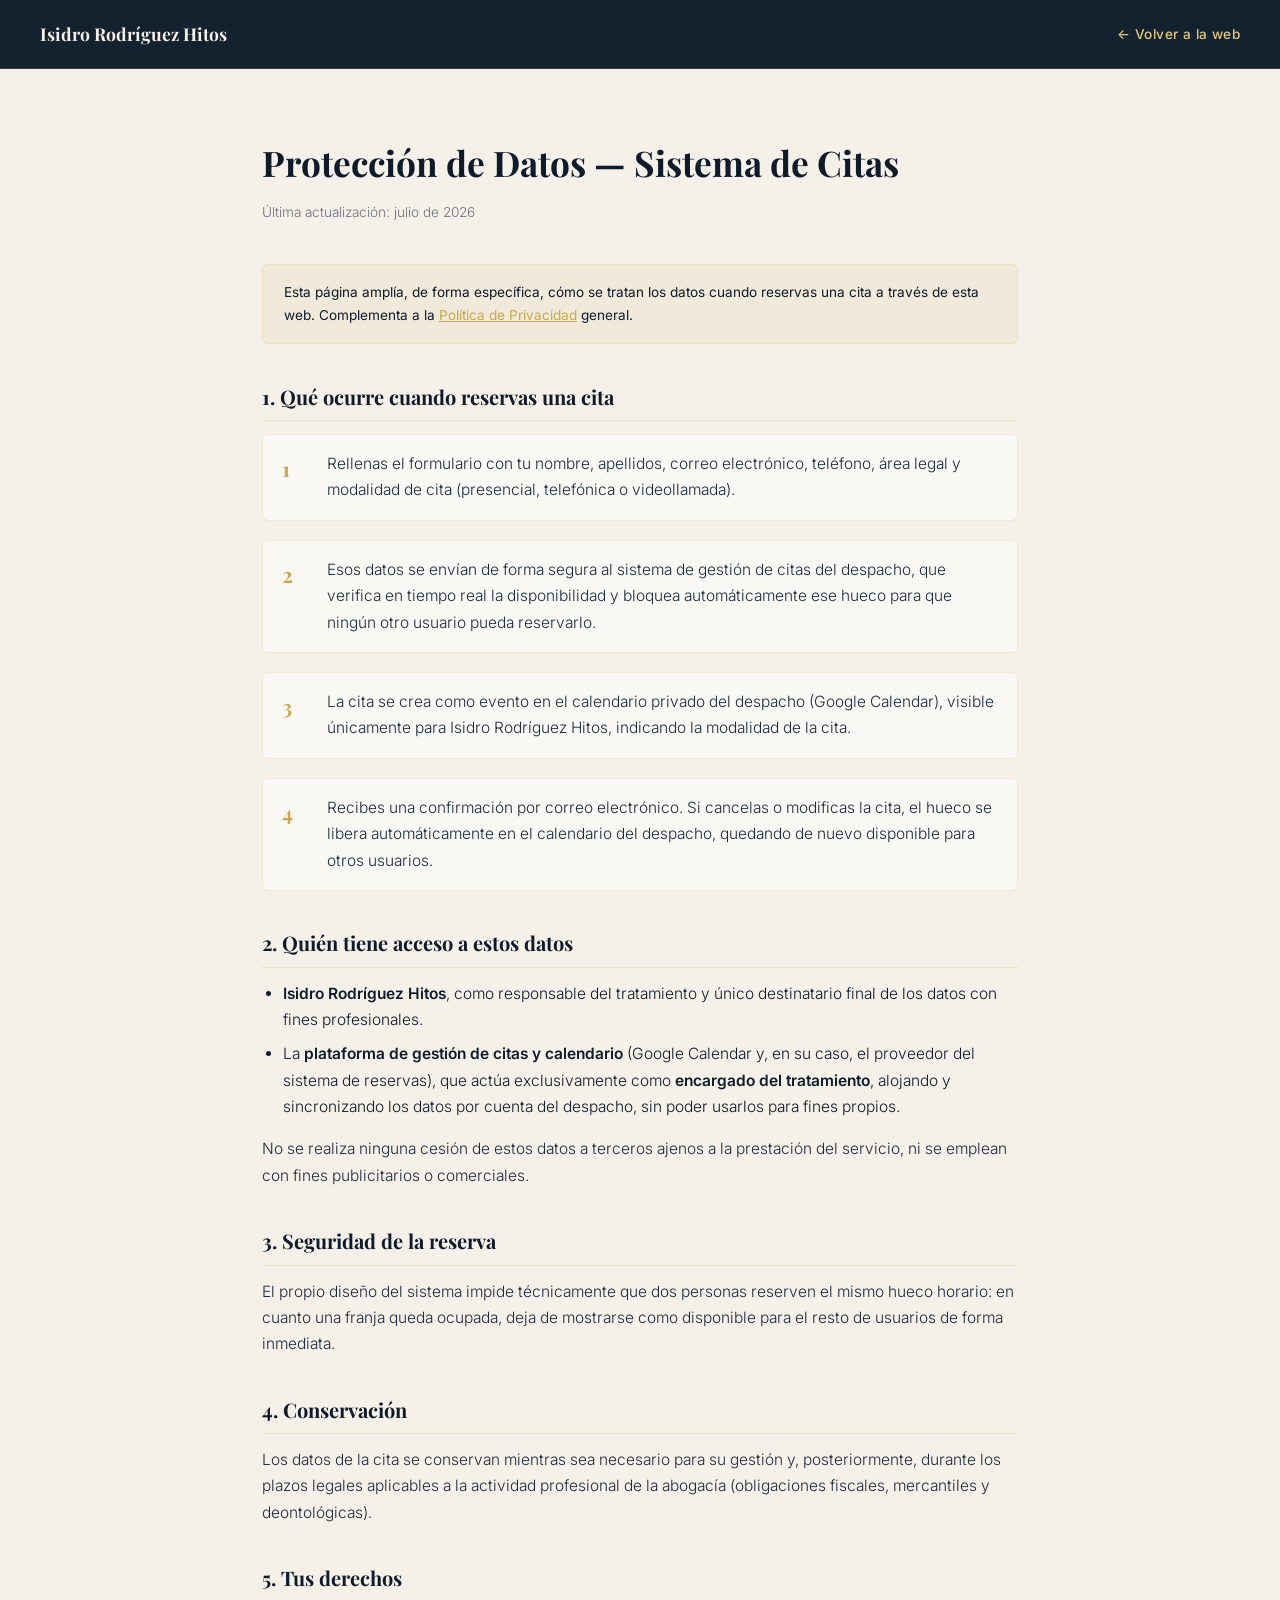
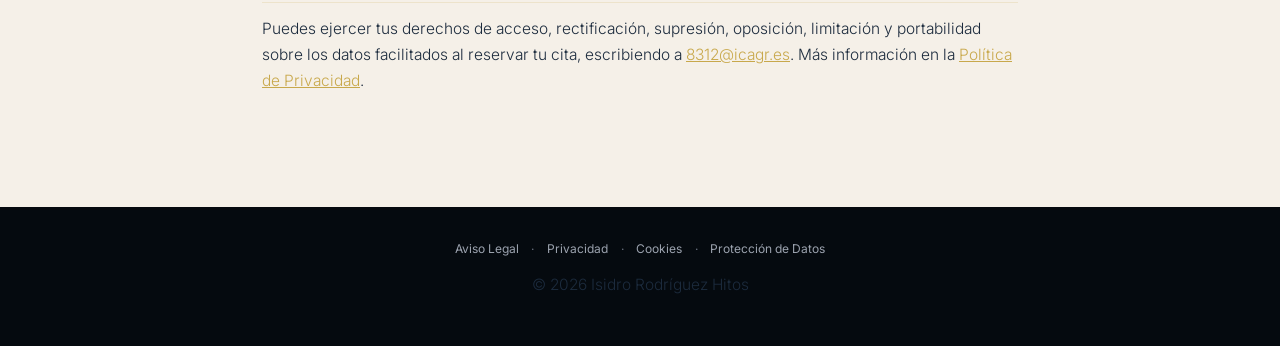
<file: proteccion-datos.html>
<!DOCTYPE html>
<html lang="es">
<head>
<meta charset="UTF-8">
<meta name="viewport" content="width=device-width, initial-scale=1.0">
<title>Protección de Datos en la Reserva de Cita | IRH Abogados</title>
<meta name="description" content="Cómo se tratan tus datos al reservar una cita online con Isidro Rodríguez Hitos: qué ocurre paso a paso, quién accede a la información y cómo ejercer tus derechos RGPD.">
<meta name="robots" content="index, follow">
<meta name="author" content="Isidro Rodríguez Hitos">
<link rel="canonical" href="https://irhabogados.com/proteccion-datos.html">

<meta property="og:type" content="website">
<meta property="og:site_name" content="IRH Abogados">
<meta property="og:locale" content="es_ES">
<meta property="og:url" content="https://irhabogados.com/proteccion-datos.html">
<meta property="og:title" content="Protección de Datos en la Reserva de Cita | IRH Abogados">
<meta property="og:description" content="Cómo se tratan tus datos al reservar una cita online con IRH Abogados: qué ocurre paso a paso y cómo ejercer tus derechos RGPD.">
<meta property="og:image" content="https://irhabogados.com/fachada-despacho.png">
<meta name="twitter:card" content="summary">
<meta name="twitter:title" content="Protección de Datos en la Reserva de Cita | IRH Abogados">
<meta name="twitter:description" content="Cómo se tratan tus datos al reservar una cita online con IRH Abogados.">
<meta name="twitter:image" content="https://irhabogados.com/fachada-despacho.png">

<link rel="icon" type="image/png" href="logo.png">
<link rel="apple-touch-icon" href="logo.png">
<link rel="preconnect" href="https://fonts.googleapis.com">
<link href="https://fonts.googleapis.com/css2?family=Playfair+Display:ital,wght@0,400;0,700;0,900;1,400&family=Inter:wght@300;400;500;600&display=swap" rel="stylesheet">

<script type="application/ld+json">
{
  "@context": "https://schema.org",
  "@type": "WebPage",
  "name": "Protección de Datos — Sistema de Citas",
  "url": "https://irhabogados.com/proteccion-datos.html",
  "inLanguage": "es-ES",
  "isPartOf": { "@type": "WebSite", "name": "IRH Abogados", "url": "https://irhabogados.com/" },
  "about": { "@id": "https://irhabogados.com/#despacho" },
  "breadcrumb": {
    "@type": "BreadcrumbList",
    "itemListElement": [
      { "@type": "ListItem", "position": 1, "name": "Inicio", "item": "https://irhabogados.com/" },
      { "@type": "ListItem", "position": 2, "name": "Protección de Datos", "item": "https://irhabogados.com/proteccion-datos.html" }
    ]
  }
}
</script>
<style>
  *,*::before,*::after{box-sizing:border-box;margin:0;padding:0;}
  :root{
    --navy:#0D1B2A; --navy-mid:#132238; --cream:#F5F0E8; --gold:#C8A84B; --gold-light:#E4C97A;
    --gray:#6B7280; --gray-light:#9CA3AF; --black:#050A0F; --border:rgba(200,168,75,0.18);
  }
  body{font-family:'Inter',sans-serif;background:var(--cream);color:var(--navy);line-height:1.7;}
  header.legal-nav{
    background:rgba(13,27,42,0.97); padding:1.2rem 2.5rem; display:flex; align-items:center;
    justify-content:space-between; border-bottom:1px solid rgba(200,168,75,0.2);
  }
  header.legal-nav a.back{color:var(--gold-light); text-decoration:none; font-size:0.85rem; font-weight:500; letter-spacing:0.03em;}
  header.legal-nav a.back:hover{color:var(--gold);}
  header.legal-nav .brand{color:var(--cream); font-family:'Playfair Display',serif; font-weight:700; font-size:1.1rem;}
  main{max-width:820px; margin:0 auto; padding:4rem 2rem 6rem;}
  h1{font-family:'Playfair Display',serif; font-size:2.2rem; color:var(--navy); margin-bottom:0.5rem;}
  .updated{color:var(--gray); font-size:0.85rem; margin-bottom:2.5rem;}
  h2{font-family:'Playfair Display',serif; font-size:1.25rem; color:var(--navy); margin-top:2.2rem; margin-bottom:0.8rem; padding-bottom:0.4rem; border-bottom:1px solid var(--border);}
  p{margin-bottom:1rem; font-weight:300; font-size:0.97rem; color:#1c2b3d;}
  ul{margin:0 0 1rem 1.3rem;}
  li{margin-bottom:0.5rem; font-weight:300; font-size:0.97rem;}
  strong{font-weight:600;}
  a{color:var(--gold);}
  .note-box{
    background:rgba(200,168,75,0.08); border:1px solid var(--border); border-radius:6px;
    padding:1rem 1.3rem; margin:2rem 0; font-size:0.85rem; color:var(--navy);
  }
  .flow-step{
    display:flex; gap:1rem; align-items:flex-start; margin-bottom:1.2rem;
    padding:1rem 1.2rem; background:rgba(255,255,255,0.5); border:1px solid var(--border); border-radius:6px;
  }
  .flow-num{
    font-family:'Playfair Display',serif; font-weight:700; color:var(--gold); font-size:1.3rem; flex-shrink:0; min-width:1.8rem;
  }
  footer.legal-foot{background:var(--black); text-align:center; padding:2rem; color:var(--gray); font-size:0.75rem;}
  footer.legal-foot a{color:var(--gray-light); margin:0 0.6rem; text-decoration:none;}
  footer.legal-foot a:hover{color:var(--gold);}
</style>
</head>
<body>

<header class="legal-nav">
  <span class="brand">Isidro Rodríguez Hitos</span>
  <a class="back" href="index.html">&larr; Volver a la web</a>
</header>

<main>
  <h1>Protección de Datos — Sistema de Citas</h1>
  <p class="updated">Última actualización: julio de 2026</p>

  <div class="note-box">
    Esta página amplía, de forma específica, cómo se tratan los datos cuando reservas una cita a través de esta web. Complementa a la <a href="privacidad.html">Política de Privacidad</a> general.
  </div>

  <h2>1. Qué ocurre cuando reservas una cita</h2>
  <div class="flow-step">
    <span class="flow-num">1</span>
    <p style="margin:0;">Rellenas el formulario con tu nombre, apellidos, correo electrónico, teléfono, área legal y modalidad de cita (presencial, telefónica o videollamada).</p>
  </div>
  <div class="flow-step">
    <span class="flow-num">2</span>
    <p style="margin:0;">Esos datos se envían de forma segura al sistema de gestión de citas del despacho, que verifica en tiempo real la disponibilidad y bloquea automáticamente ese hueco para que ningún otro usuario pueda reservarlo.</p>
  </div>
  <div class="flow-step">
    <span class="flow-num">3</span>
    <p style="margin:0;">La cita se crea como evento en el calendario privado del despacho (Google Calendar), visible únicamente para Isidro Rodríguez Hitos, indicando la modalidad de la cita.</p>
  </div>
  <div class="flow-step">
    <span class="flow-num">4</span>
    <p style="margin:0;">Recibes una confirmación por correo electrónico. Si cancelas o modificas la cita, el hueco se libera automáticamente en el calendario del despacho, quedando de nuevo disponible para otros usuarios.</p>
  </div>

  <h2>2. Quién tiene acceso a estos datos</h2>
  <ul>
    <li><strong>Isidro Rodríguez Hitos</strong>, como responsable del tratamiento y único destinatario final de los datos con fines profesionales.</li>
    <li>La <strong>plataforma de gestión de citas y calendario</strong> (Google Calendar y, en su caso, el proveedor del sistema de reservas), que actúa exclusivamente como <strong>encargado del tratamiento</strong>, alojando y sincronizando los datos por cuenta del despacho, sin poder usarlos para fines propios.</li>
  </ul>
  <p>No se realiza ninguna cesión de estos datos a terceros ajenos a la prestación del servicio, ni se emplean con fines publicitarios o comerciales.</p>

  <h2>3. Seguridad de la reserva</h2>
  <p>El propio diseño del sistema impide técnicamente que dos personas reserven el mismo hueco horario: en cuanto una franja queda ocupada, deja de mostrarse como disponible para el resto de usuarios de forma inmediata.</p>

  <h2>4. Conservación</h2>
  <p>Los datos de la cita se conservan mientras sea necesario para su gestión y, posteriormente, durante los plazos legales aplicables a la actividad profesional de la abogacía (obligaciones fiscales, mercantiles y deontológicas).</p>

  <h2>5. Tus derechos</h2>
  <p>Puedes ejercer tus derechos de acceso, rectificación, supresión, oposición, limitación y portabilidad sobre los datos facilitados al reservar tu cita, escribiendo a <a href="mailto:8312@icagr.es">8312@icagr.es</a>. Más información en la <a href="privacidad.html">Política de Privacidad</a>.</p>
</main>

<footer class="legal-foot">
  <a href="aviso-legal.html">Aviso Legal</a> ·
  <a href="privacidad.html">Privacidad</a> ·
  <a href="cookies.html">Cookies</a> ·
  <a href="proteccion-datos.html">Protección de Datos</a>
  <p style="margin-top:0.8rem;">© 2026 Isidro Rodríguez Hitos</p>
</footer>

</body>
</html>
</file>
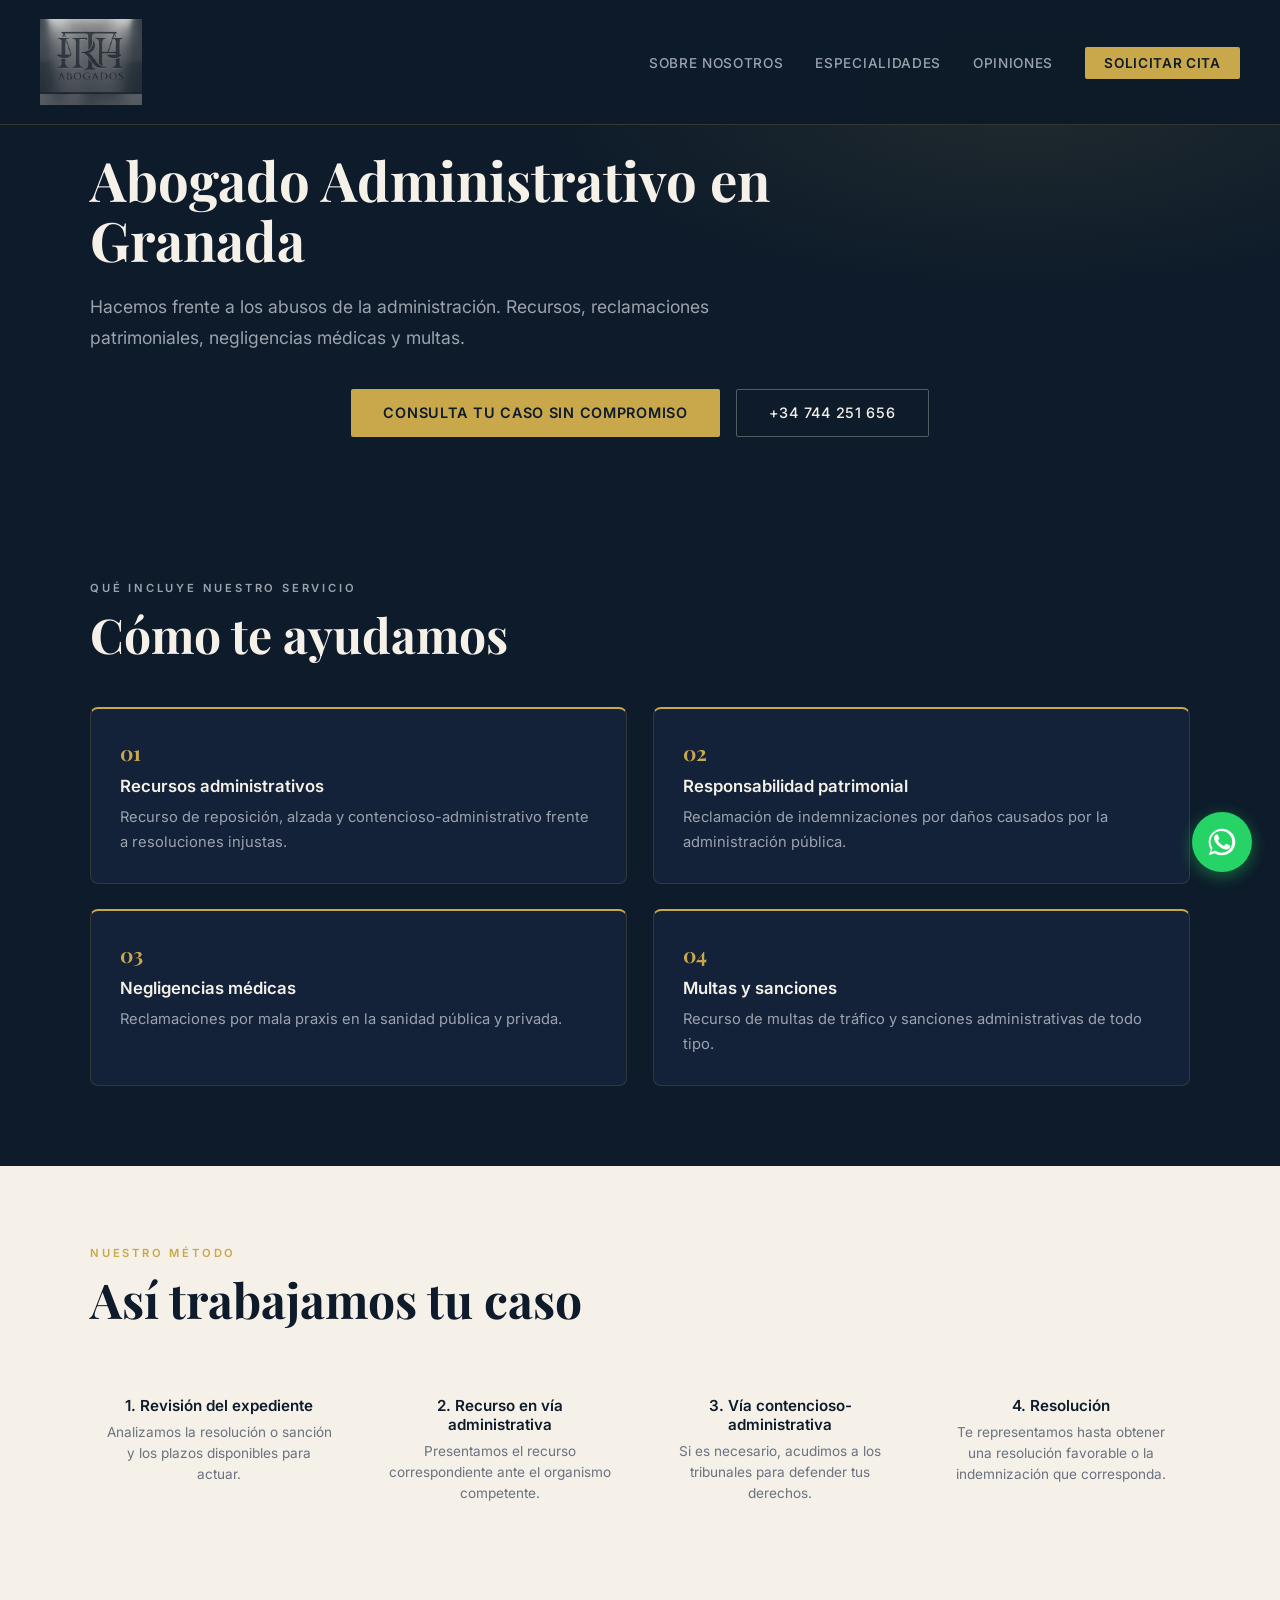
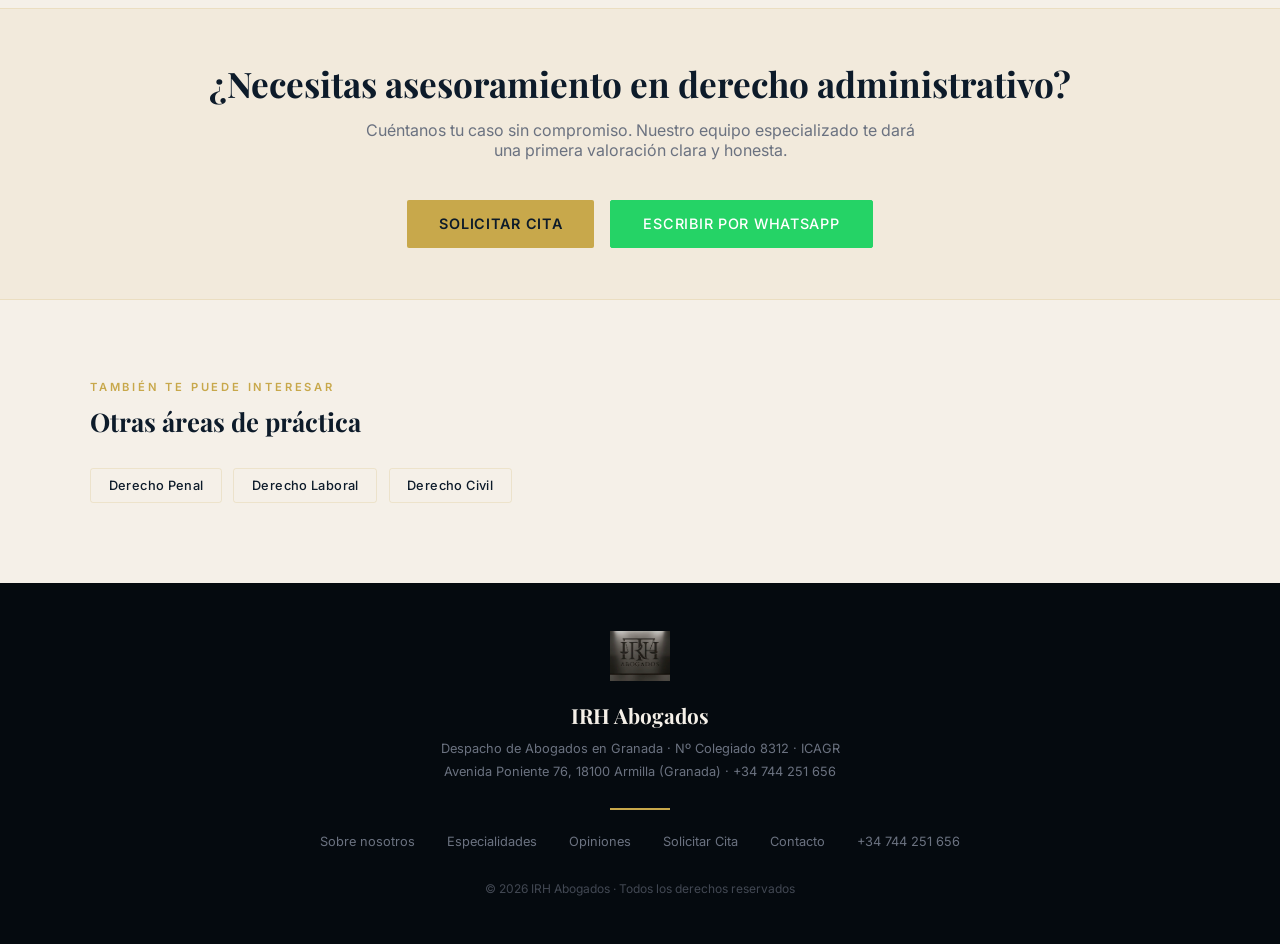
<file: pages/derecho-administrativo.html>
<!DOCTYPE html>
<html lang="es">
<head>
  <meta charset="UTF-8">
  <meta name="viewport" content="width=device-width, initial-scale=1.0">
  <title>Abogado Administrativo en Granada | Derecho Administrativo - IRH Abogados</title>
  <meta name="description" content="Abogado administrativo en Granada y Armilla. Recursos, reclamaciones patrimoniales, negligencias médicas y multas frente a la administración.">
  <meta name="keywords" content="abogado administrativo Granada, abogado contencioso administrativo Granada, abogado multas Granada, abogado reclamaciones patrimoniales Granada">
  <meta name="robots" content="index, follow">
  <link rel="canonical" href="https://irhabogados.es/pages/derecho-administrativo.html">

  <meta property="og:type" content="website">
  <meta property="og:site_name" content="IRH Abogados">
  <meta property="og:locale" content="es_ES">
  <meta property="og:url" content="https://irhabogados.es/pages/derecho-administrativo.html">
  <meta property="og:title" content="Abogado Administrativo en Granada | Derecho Administrativo - IRH Abogados">
  <meta property="og:description" content="Abogado administrativo en Granada y Armilla. Recursos, reclamaciones patrimoniales, negligencias médicas y multas frente a la administración.">
  <meta property="og:image" content="https://irhabogados.es/fachada-despacho.webp">

  <meta name="twitter:card" content="summary_large_image">
  <meta name="twitter:title" content="Abogado Administrativo en Granada | Derecho Administrativo - IRH Abogados">
  <meta name="twitter:description" content="Abogado administrativo en Granada y Armilla. Recursos, reclamaciones patrimoniales, negligencias médicas y multas frente a la administración.">
  <meta name="twitter:image" content="https://irhabogados.es/fachada-despacho.webp">
  <link rel="preconnect" href="https://fonts.googleapis.com">
  <link href="https://fonts.googleapis.com/css2?family=Playfair+Display:ital,wght@0,400;0,700;0,900;1,400&family=Inter:wght@300;400;500;600&display=swap" rel="stylesheet">
  <link rel="stylesheet" href="../shared.css">
  <style>
    .cta-band .btn-secondary[href*="wa.me"] {
      background: #25D366 !important;
      border-color: #25D366 !important;
      color: #fff !important;
    }
    .cta-band .btn-secondary[href*="wa.me"]:hover {
      background: #1ebe5d !important;
      border-color: #1ebe5d !important;
      color: #fff !important;
    }
    .hero-actions {
      justify-content: center !important;
    }
    .service-hero {
      padding-top: 150px !important;
    }
    @media (max-width: 768px) {
      .service-hero {
        padding-top: 100px !important;
      }
    }
  </style>

  <!-- Datos estructurados (Schema.org) del servicio -->
  <script type="application/ld+json">
{
  "@context": "https://schema.org",
  "@type": "Service",
  "serviceType": "Abogado Administrativo",
  "name": "Abogado Administrativo en Granada",
  "description": "Recursos, reclamaciones patrimoniales y defensa frente a la administración con un abogado administrativo en Granada y Armilla.",
  "provider": {
    "@type": "Attorney",
    "@id": "https://irhabogados.es/#despacho",
    "name": "Isidro Rodríguez Hitos",
    "telephone": "+34744251656",
    "url": "https://irhabogados.es/"
  },
  "areaServed": [
    {
      "@type": "City",
      "name": "Armilla"
    },
    {
      "@type": "City",
      "name": "Granada"
    },
    {
      "@type": "AdministrativeArea",
      "name": "Provincia de Granada"
    }
  ],
  "url": "https://irhabogados.es/pages/derecho-administrativo.html"
}
  </script>

  <!-- Datos estructurados (Schema.org) de migas de pan -->
  <script type="application/ld+json">
{
  "@context": "https://schema.org",
  "@type": "BreadcrumbList",
  "itemListElement": [
    {
      "@type": "ListItem",
      "position": 1,
      "name": "Inicio",
      "item": "https://irhabogados.es/"
    },
    {
      "@type": "ListItem",
      "position": 2,
      "name": "Abogado Administrativo en Granada",
      "item": "https://irhabogados.es/pages/derecho-administrativo.html"
    }
  ]
}
  </script>
</head>
<body>

<nav>
  <div class="nav-brand">
    <a href="../index.html#hero">
      <img src="../logo.png" class="nav-logo"/>
    </a>
  </div>
  <a href="../index.html#citas" class="nav-mobile-cta" style="display:none;">Solicitar Cita</a>
  <button class="nav-hamburger" id="nav-hamburger" aria-label="Abrir menú">
    <span></span><span></span><span></span>
  </button>
  <ul class="nav-links" id="nav-links">
    <li><a href="../index.html#sobre">Sobre nosotros</a></li>
    <li><a href="../index.html#especialidades">Especialidades</a></li>
    <li><a href="../index.html#opiniones">Opiniones</a></li>
    <li><a href="../index.html#citas" class="nav-cta">Solicitar Cita</a></li>
  </ul>
</nav>


<!-- SERVICE HERO -->
<section class="service-hero" id="hero">
  <div class="container">
    <h1>Abogado Administrativo en Granada</h1>
    <p class="lead">Hacemos frente a los abusos de la administración. Recursos, reclamaciones patrimoniales, negligencias médicas y multas.</p>
    <div class="hero-actions">
      <a href="../index.html#citas" class="btn-primary">Consulta tu caso sin compromiso</a>
      <a href="https://wa.me/34744251656" target="_blank" class="btn-secondary">+34 744 251 656</a>
    </div>
  </div>
</section>

<!-- QUÉ HACEMOS -->
<section class="service-section alt">
  <div class="container">
    <p class="section-eyebrow">Qué incluye nuestro servicio</p>
    <h2 class="section-title">Cómo te ayudamos</h2>
    <div class="service-grid">
        <div class="service-card">
          <span class="num">01</span>
          <h3>Recursos administrativos</h3>
          <p>Recurso de reposición, alzada y contencioso-administrativo frente a resoluciones injustas.</p>
        </div>
        <div class="service-card">
          <span class="num">02</span>
          <h3>Responsabilidad patrimonial</h3>
          <p>Reclamación de indemnizaciones por daños causados por la administración pública.</p>
        </div>
        <div class="service-card">
          <span class="num">03</span>
          <h3>Negligencias médicas</h3>
          <p>Reclamaciones por mala praxis en la sanidad pública y privada.</p>
        </div>
        <div class="service-card">
          <span class="num">04</span>
          <h3>Multas y sanciones</h3>
          <p>Recurso de multas de tráfico y sanciones administrativas de todo tipo.</p>
        </div>
    </div>
  </div>
</section>

<!-- PROCESO -->
<section class="service-section">
  <div class="container">
    <p class="section-eyebrow">Nuestro método</p>
    <h2 class="section-title">Así trabajamos tu caso</h2>
    <div class="process-steps">
      <div class="process-step">
          <h4>1. Revisión del expediente</h4>
          <p>Analizamos la resolución o sanción y los plazos disponibles para actuar.</p>
        </div>
      <div class="process-step">
          <h4>2. Recurso en vía administrativa</h4>
          <p>Presentamos el recurso correspondiente ante el organismo competente.</p>
        </div>
      <div class="process-step">
          <h4>3. Vía contencioso-administrativa</h4>
          <p>Si es necesario, acudimos a los tribunales para defender tus derechos.</p>
        </div>
      <div class="process-step">
          <h4>4. Resolución</h4>
          <p>Te representamos hasta obtener una resolución favorable o la indemnización que corresponda.</p>
        </div>
    </div>
  </div>
</section>

<!-- CTA -->
<div class="cta-band">
  <h2>¿Necesitas asesoramiento en derecho administrativo?</h2>
  <p>Cuéntanos tu caso sin compromiso. Nuestro equipo especializado te dará una primera valoración clara y honesta.</p>
  <div class="hero-actions">
    <a href="../index.html#citas" class="btn-primary">Solicitar cita</a>
    <a href="https://wa.me/34744251656" target="_blank" class="btn-secondary">Escribir por WhatsApp</a>
  </div>
</div>

<!-- OTRAS ÁREAS -->
<section class="service-section">
  <div class="container">
    <p class="section-eyebrow">También te puede interesar</p>
    <h2 class="section-title" style="font-size:1.6rem;">Otras áreas de práctica</h2>
    <div class="related-areas">
      <a href="derecho-penal.html">Derecho Penal</a>
      <a href="derecho-laboral.html">Derecho Laboral</a>
      <a href="derecho-civil.html">Derecho Civil</a>
    </div>
  </div>
</section>

<footer>
<div class="footer-logo-wrap">
  <img src="../logo.png" style="width: 60px; height: auto;">
</div>
  <div class="footer-name">IRH Abogados</div>
  <div class="footer-info">
    Despacho de Abogados en Granada · Nº Colegiado 8312 · ICAGR<br>
    Avenida Poniente 76, 18100 Armilla (Granada) · +34 744 251 656
  </div>
  <div class="footer-divider"></div>
  <div class="footer-links">
    <a href="../index.html#sobre">Sobre nosotros</a>
    <a href="../index.html#especialidades">Especialidades</a>
    <a href="../index.html#opiniones">Opiniones</a>
    <a href="../index.html#citas">Solicitar Cita</a>
    <a href="../index.html#ubicacion">Contacto</a>
    <a href="tel:+34 744251656">+34 744 251 656</a>
  </div>
  <p class="footer-copy">© 2026 IRH Abogados · Todos los derechos reservados</p>
</footer>

<a href="https://wa.me/34744251656" target="_blank" class="whatsapp-float" aria-label="Escribir por WhatsApp">
  <svg viewBox="0 0 24 24" fill="#fff"><path d="M17.472 14.382c-.297-.149-1.758-.867-2.03-.967-.273-.099-.471-.148-.67.15-.197.297-.767.966-.94 1.164-.173.199-.347.223-.644.075-.297-.15-1.255-.463-2.39-1.475-.883-.788-1.48-1.761-1.653-2.059-.173-.297-.018-.458.13-.606.134-.133.298-.347.446-.52.149-.174.198-.298.298-.497.099-.198.05-.371-.025-.52-.075-.149-.669-1.612-.916-2.207-.242-.579-.487-.5-.669-.51-.173-.008-.371-.01-.57-.01-.198 0-.52.074-.792.372-.272.297-1.04 1.016-1.04 2.479 0 1.462 1.065 2.875 1.213 3.074.149.198 2.096 3.2 5.077 4.487.709.306 1.262.489 1.694.625.712.227 1.36.195 1.871.118.571-.085 1.758-.719 2.006-1.413.248-.694.248-1.289.173-1.413-.074-.124-.272-.198-.57-.347z"/><path d="M12.014 2C6.5 2 2 6.475 2 11.949c0 2.1.618 4.048 1.68 5.674L2 22l4.494-1.65a10.02 10.02 0 0 0 5.52 1.628h.005C17.53 21.978 22 17.502 22 11.949 22 6.475 17.53 2 12.014 2zm0 18.06h-.004a8.13 8.13 0 0 1-4.788-1.49l-.343-.204-3.036 1.114 1.016-2.973-.222-.335a8.083 8.083 0 0 1-1.243-4.223c0-4.482 3.652-8.13 8.144-8.13 2.174 0 4.216.85 5.752 2.39a8.083 8.083 0 0 1 2.393 5.75c0 4.483-3.653 8.101-8.135 8.101z"/></svg>
</a>

<script>
  const hamburger = document.getElementById('nav-hamburger');
  const navLinks = document.getElementById('nav-links');
  if (hamburger) {
    hamburger.addEventListener('click', () => {
      navLinks.classList.toggle('open');
      hamburger.classList.toggle('open');
    });
  }
</script>

</body>
</html>
</file>
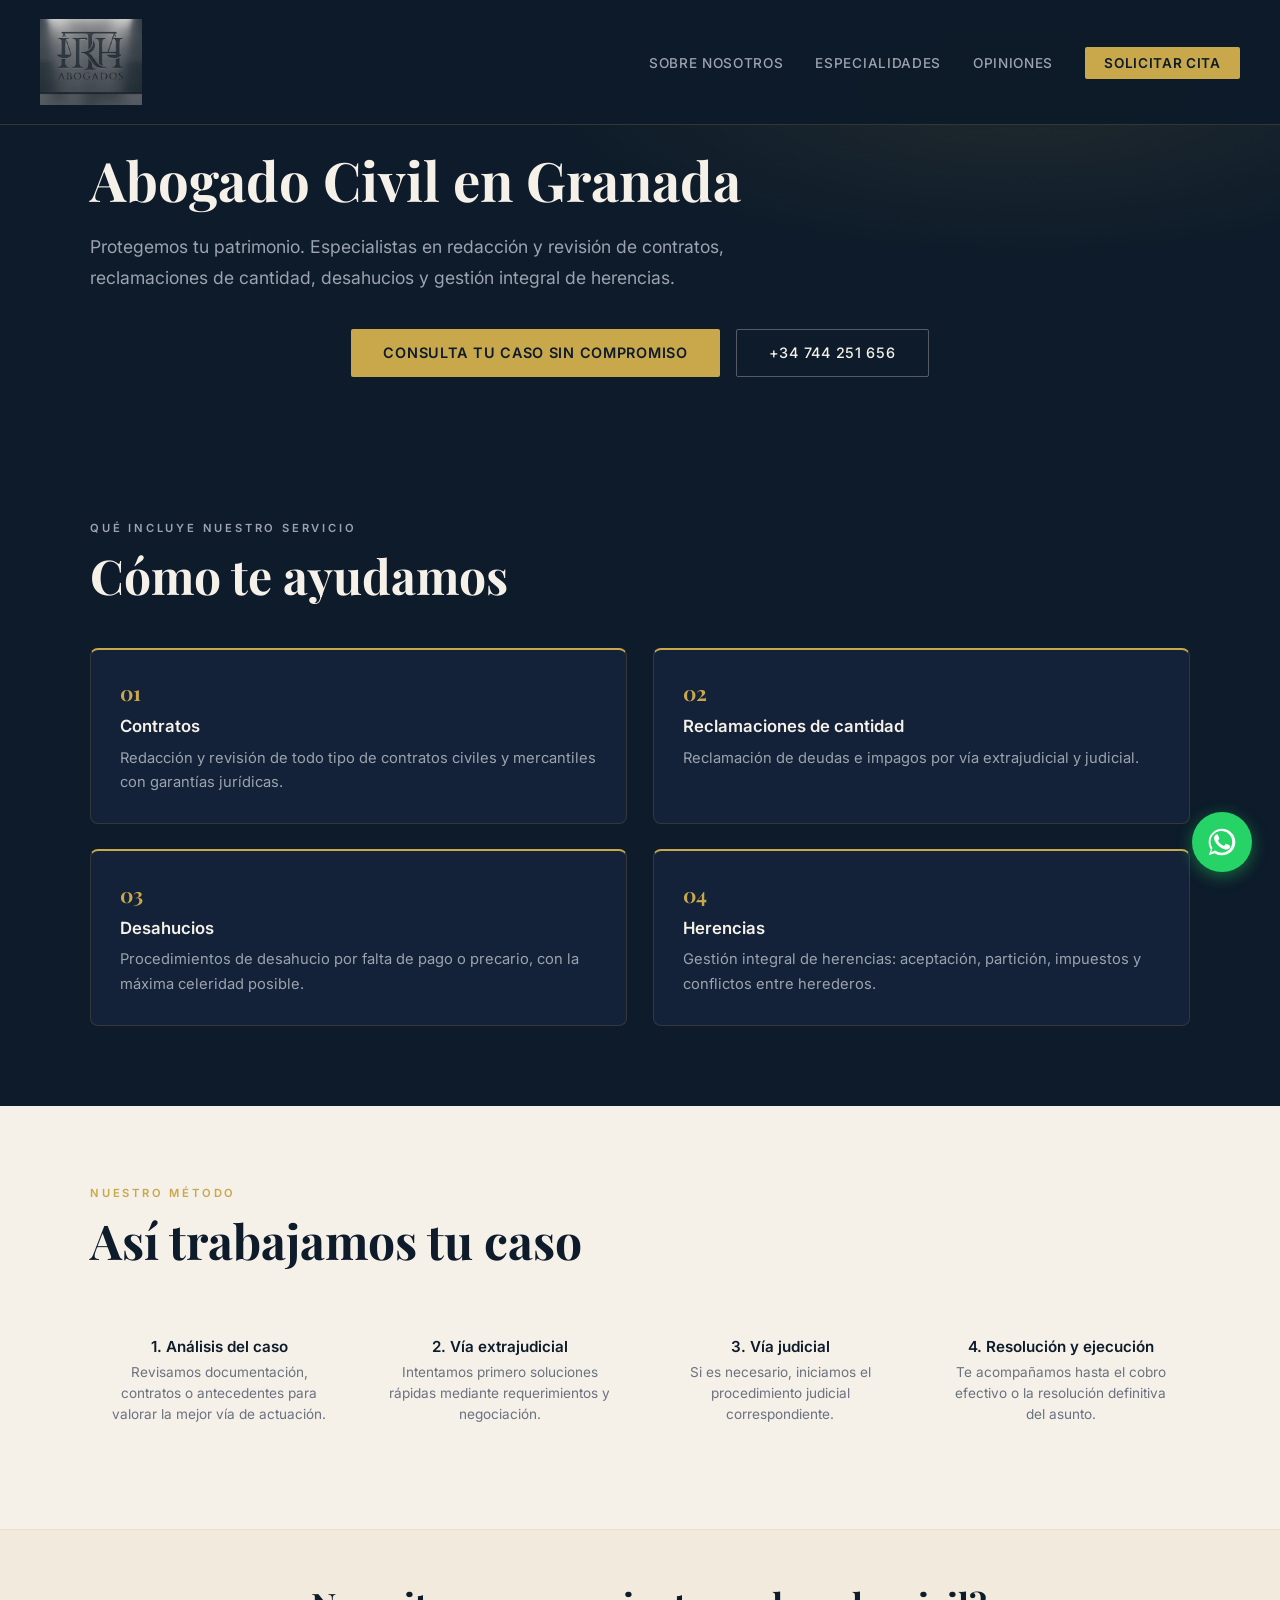
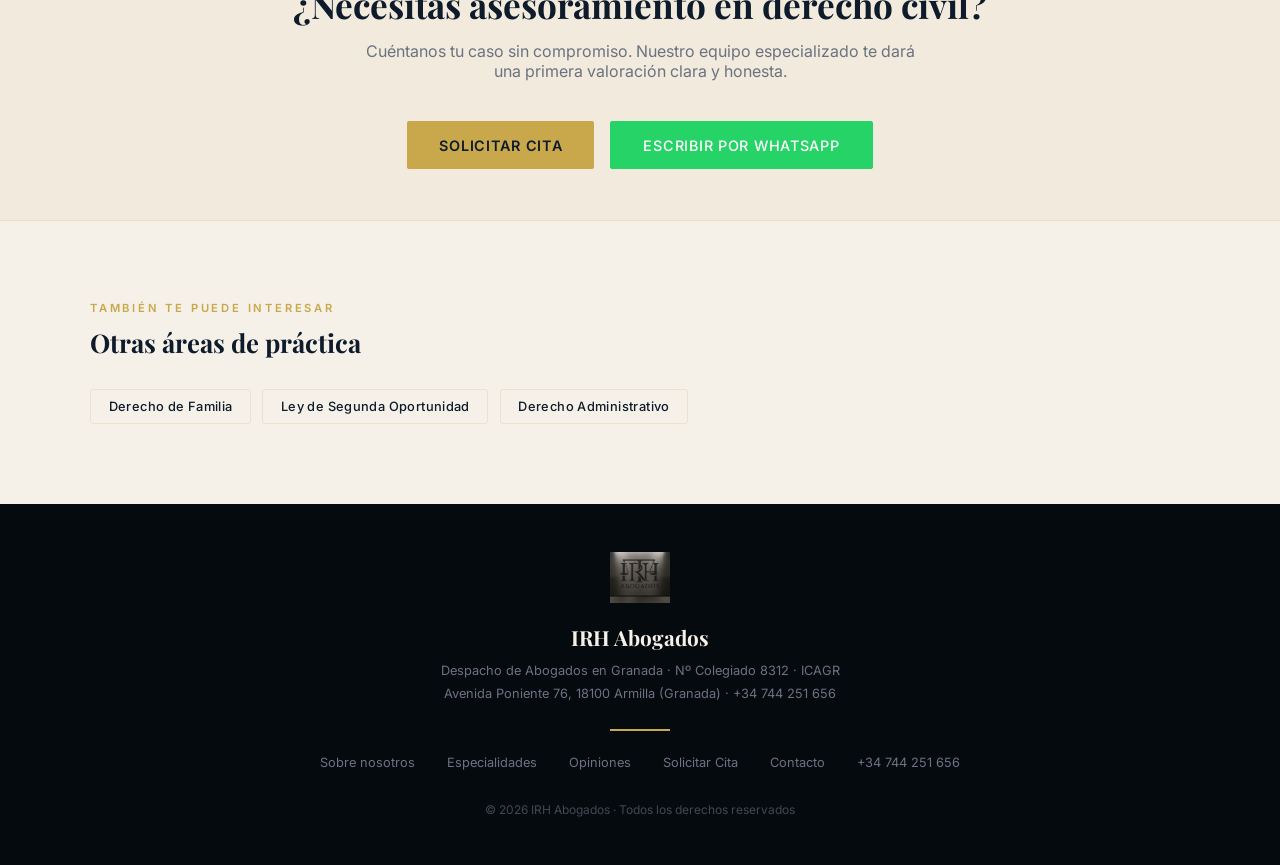
<file: pages/derecho-civil.html>
<!DOCTYPE html>
<html lang="es">
<head>
  <meta charset="UTF-8">
  <meta name="viewport" content="width=device-width, initial-scale=1.0">
  <title>Abogado Civil en Granada | Derecho Civil - IRH Abogados</title>
  <meta name="description" content="Abogado civil en Granada y Armilla. Contratos, reclamaciones de cantidad, desahucios y herencias con un despacho especializado en derecho civil.">
  <meta name="keywords" content="abogado civil Granada, abogado civil Armilla, abogado herencias Granada, abogado desahucios Granada, abogado reclamaciones Granada">
  <meta name="robots" content="index, follow">
  <link rel="canonical" href="https://irhabogados.es/pages/derecho-civil.html">

  <meta property="og:type" content="website">
  <meta property="og:site_name" content="IRH Abogados">
  <meta property="og:locale" content="es_ES">
  <meta property="og:url" content="https://irhabogados.es/pages/derecho-civil.html">
  <meta property="og:title" content="Abogado Civil en Granada | Derecho Civil - IRH Abogados">
  <meta property="og:description" content="Abogado civil en Granada y Armilla. Contratos, reclamaciones de cantidad, desahucios y herencias con un despacho especializado en derecho civil.">
  <meta property="og:image" content="https://irhabogados.es/fachada-despacho.webp">

  <meta name="twitter:card" content="summary_large_image">
  <meta name="twitter:title" content="Abogado Civil en Granada | Derecho Civil - IRH Abogados">
  <meta name="twitter:description" content="Abogado civil en Granada y Armilla. Contratos, reclamaciones de cantidad, desahucios y herencias con un despacho especializado en derecho civil.">
  <meta name="twitter:image" content="https://irhabogados.es/fachada-despacho.webp">
  <link rel="preconnect" href="https://fonts.googleapis.com">
  <link href="https://fonts.googleapis.com/css2?family=Playfair+Display:ital,wght@0,400;0,700;0,900;1,400&family=Inter:wght@300;400;500;600&display=swap" rel="stylesheet">
  <link rel="stylesheet" href="../shared.css">
  <style>
    .cta-band .btn-secondary[href*="wa.me"] {
      background: #25D366 !important;
      border-color: #25D366 !important;
      color: #fff !important;
    }
    .cta-band .btn-secondary[href*="wa.me"]:hover {
      background: #1ebe5d !important;
      border-color: #1ebe5d !important;
      color: #fff !important;
    }
    .hero-actions {
      justify-content: center !important;
    }
    .service-hero {
      padding-top: 150px !important;
    }
    @media (max-width: 768px) {
      .service-hero {
        padding-top: 100px !important;
      }
    }
  </style>

  <!-- Datos estructurados (Schema.org) del servicio -->
  <script type="application/ld+json">
{
  "@context": "https://schema.org",
  "@type": "Service",
  "serviceType": "Abogado Civil",
  "name": "Abogado Civil en Granada",
  "description": "Contratos, reclamaciones de cantidad, desahucios y herencias con un abogado civil en Granada y Armilla.",
  "provider": {
    "@type": "Attorney",
    "@id": "https://irhabogados.es/#despacho",
    "name": "Isidro Rodríguez Hitos",
    "telephone": "+34744251656",
    "url": "https://irhabogados.es/"
  },
  "areaServed": [
    {
      "@type": "City",
      "name": "Armilla"
    },
    {
      "@type": "City",
      "name": "Granada"
    },
    {
      "@type": "AdministrativeArea",
      "name": "Provincia de Granada"
    }
  ],
  "url": "https://irhabogados.es/pages/derecho-civil.html"
}
  </script>

  <!-- Datos estructurados (Schema.org) de migas de pan -->
  <script type="application/ld+json">
{
  "@context": "https://schema.org",
  "@type": "BreadcrumbList",
  "itemListElement": [
    {
      "@type": "ListItem",
      "position": 1,
      "name": "Inicio",
      "item": "https://irhabogados.es/"
    },
    {
      "@type": "ListItem",
      "position": 2,
      "name": "Abogado Civil en Granada",
      "item": "https://irhabogados.es/pages/derecho-civil.html"
    }
  ]
}
  </script>
</head>
<body>

<nav>
  <div class="nav-brand">
    <a href="../index.html#hero">
      <img src="../logo.png" class="nav-logo"/>
    </a>
  </div>
  <a href="../index.html#citas" class="nav-mobile-cta" style="display:none;">Solicitar Cita</a>
  <button class="nav-hamburger" id="nav-hamburger" aria-label="Abrir menú">
    <span></span><span></span><span></span>
  </button>
  <ul class="nav-links" id="nav-links">
    <li><a href="../index.html#sobre">Sobre nosotros</a></li>
    <li><a href="../index.html#especialidades">Especialidades</a></li>
    <li><a href="../index.html#opiniones">Opiniones</a></li>
    <li><a href="../index.html#citas" class="nav-cta">Solicitar Cita</a></li>
  </ul>
</nav>


<!-- SERVICE HERO -->
<section class="service-hero" id="hero">
  <div class="container">
    <h1>Abogado Civil en Granada</h1>
    <p class="lead">Protegemos tu patrimonio. Especialistas en redacción y revisión de contratos, reclamaciones de cantidad, desahucios y gestión integral de herencias.</p>
    <div class="hero-actions">
      <a href="../index.html#citas" class="btn-primary">Consulta tu caso sin compromiso</a>
      <a href="https://wa.me/34744251656" target="_blank" class="btn-secondary">+34 744 251 656</a>
    </div>
  </div>
</section>

<!-- QUÉ HACEMOS -->
<section class="service-section alt">
  <div class="container">
    <p class="section-eyebrow">Qué incluye nuestro servicio</p>
    <h2 class="section-title">Cómo te ayudamos</h2>
    <div class="service-grid">
        <div class="service-card">
          <span class="num">01</span>
          <h3>Contratos</h3>
          <p>Redacción y revisión de todo tipo de contratos civiles y mercantiles con garantías jurídicas.</p>
        </div>
        <div class="service-card">
          <span class="num">02</span>
          <h3>Reclamaciones de cantidad</h3>
          <p>Reclamación de deudas e impagos por vía extrajudicial y judicial.</p>
        </div>
        <div class="service-card">
          <span class="num">03</span>
          <h3>Desahucios</h3>
          <p>Procedimientos de desahucio por falta de pago o precario, con la máxima celeridad posible.</p>
        </div>
        <div class="service-card">
          <span class="num">04</span>
          <h3>Herencias</h3>
          <p>Gestión integral de herencias: aceptación, partición, impuestos y conflictos entre herederos.</p>
        </div>
    </div>
  </div>
</section>

<!-- PROCESO -->
<section class="service-section">
  <div class="container">
    <p class="section-eyebrow">Nuestro método</p>
    <h2 class="section-title">Así trabajamos tu caso</h2>
    <div class="process-steps">
      <div class="process-step">
          <h4>1. Análisis del caso</h4>
          <p>Revisamos documentación, contratos o antecedentes para valorar la mejor vía de actuación.</p>
        </div>
      <div class="process-step">
          <h4>2. Vía extrajudicial</h4>
          <p>Intentamos primero soluciones rápidas mediante requerimientos y negociación.</p>
        </div>
      <div class="process-step">
          <h4>3. Vía judicial</h4>
          <p>Si es necesario, iniciamos el procedimiento judicial correspondiente.</p>
        </div>
      <div class="process-step">
          <h4>4. Resolución y ejecución</h4>
          <p>Te acompañamos hasta el cobro efectivo o la resolución definitiva del asunto.</p>
        </div>
    </div>
  </div>
</section>

<!-- CTA -->
<div class="cta-band">
  <h2>¿Necesitas asesoramiento en derecho civil?</h2>
  <p>Cuéntanos tu caso sin compromiso. Nuestro equipo especializado te dará una primera valoración clara y honesta.</p>
  <div class="hero-actions">
    <a href="../index.html#citas" class="btn-primary">Solicitar cita</a>
    <a href="https://wa.me/34744251656" target="_blank" class="btn-secondary">Escribir por WhatsApp</a>
  </div>
</div>

<!-- OTRAS ÁREAS -->
<section class="service-section">
  <div class="container">
    <p class="section-eyebrow">También te puede interesar</p>
    <h2 class="section-title" style="font-size:1.6rem;">Otras áreas de práctica</h2>
    <div class="related-areas">
      <a href="derecho-de-familia.html">Derecho de Familia</a>
      <a href="ley-de-segunda-oportunidad.html">Ley de Segunda Oportunidad</a>
      <a href="derecho-administrativo.html">Derecho Administrativo</a>
    </div>
  </div>
</section>

<footer>
<div class="footer-logo-wrap">
  <img src="../logo.png" style="width: 60px; height: auto;">
</div>
  <div class="footer-name">IRH Abogados</div>
  <div class="footer-info">
    Despacho de Abogados en Granada · Nº Colegiado 8312 · ICAGR<br>
    Avenida Poniente 76, 18100 Armilla (Granada) · +34 744 251 656
  </div>
  <div class="footer-divider"></div>
  <div class="footer-links">
    <a href="../index.html#sobre">Sobre nosotros</a>
    <a href="../index.html#especialidades">Especialidades</a>
    <a href="../index.html#opiniones">Opiniones</a>
    <a href="../index.html#citas">Solicitar Cita</a>
    <a href="../index.html#ubicacion">Contacto</a>
    <a href="tel:+34 744251656">+34 744 251 656</a>
  </div>
  <p class="footer-copy">© 2026 IRH Abogados · Todos los derechos reservados</p>
</footer>

<a href="https://wa.me/34744251656" target="_blank" class="whatsapp-float" aria-label="Escribir por WhatsApp">
  <svg viewBox="0 0 24 24" fill="#fff"><path d="M17.472 14.382c-.297-.149-1.758-.867-2.03-.967-.273-.099-.471-.148-.67.15-.197.297-.767.966-.94 1.164-.173.199-.347.223-.644.075-.297-.15-1.255-.463-2.39-1.475-.883-.788-1.48-1.761-1.653-2.059-.173-.297-.018-.458.13-.606.134-.133.298-.347.446-.52.149-.174.198-.298.298-.497.099-.198.05-.371-.025-.52-.075-.149-.669-1.612-.916-2.207-.242-.579-.487-.5-.669-.51-.173-.008-.371-.01-.57-.01-.198 0-.52.074-.792.372-.272.297-1.04 1.016-1.04 2.479 0 1.462 1.065 2.875 1.213 3.074.149.198 2.096 3.2 5.077 4.487.709.306 1.262.489 1.694.625.712.227 1.36.195 1.871.118.571-.085 1.758-.719 2.006-1.413.248-.694.248-1.289.173-1.413-.074-.124-.272-.198-.57-.347z"/><path d="M12.014 2C6.5 2 2 6.475 2 11.949c0 2.1.618 4.048 1.68 5.674L2 22l4.494-1.65a10.02 10.02 0 0 0 5.52 1.628h.005C17.53 21.978 22 17.502 22 11.949 22 6.475 17.53 2 12.014 2zm0 18.06h-.004a8.13 8.13 0 0 1-4.788-1.49l-.343-.204-3.036 1.114 1.016-2.973-.222-.335a8.083 8.083 0 0 1-1.243-4.223c0-4.482 3.652-8.13 8.144-8.13 2.174 0 4.216.85 5.752 2.39a8.083 8.083 0 0 1 2.393 5.75c0 4.483-3.653 8.101-8.135 8.101z"/></svg>
</a>

<script>
  const hamburger = document.getElementById('nav-hamburger');
  const navLinks = document.getElementById('nav-links');
  if (hamburger) {
    hamburger.addEventListener('click', () => {
      navLinks.classList.toggle('open');
      hamburger.classList.toggle('open');
    });
  }
</script>

</body>
</html>
</file>
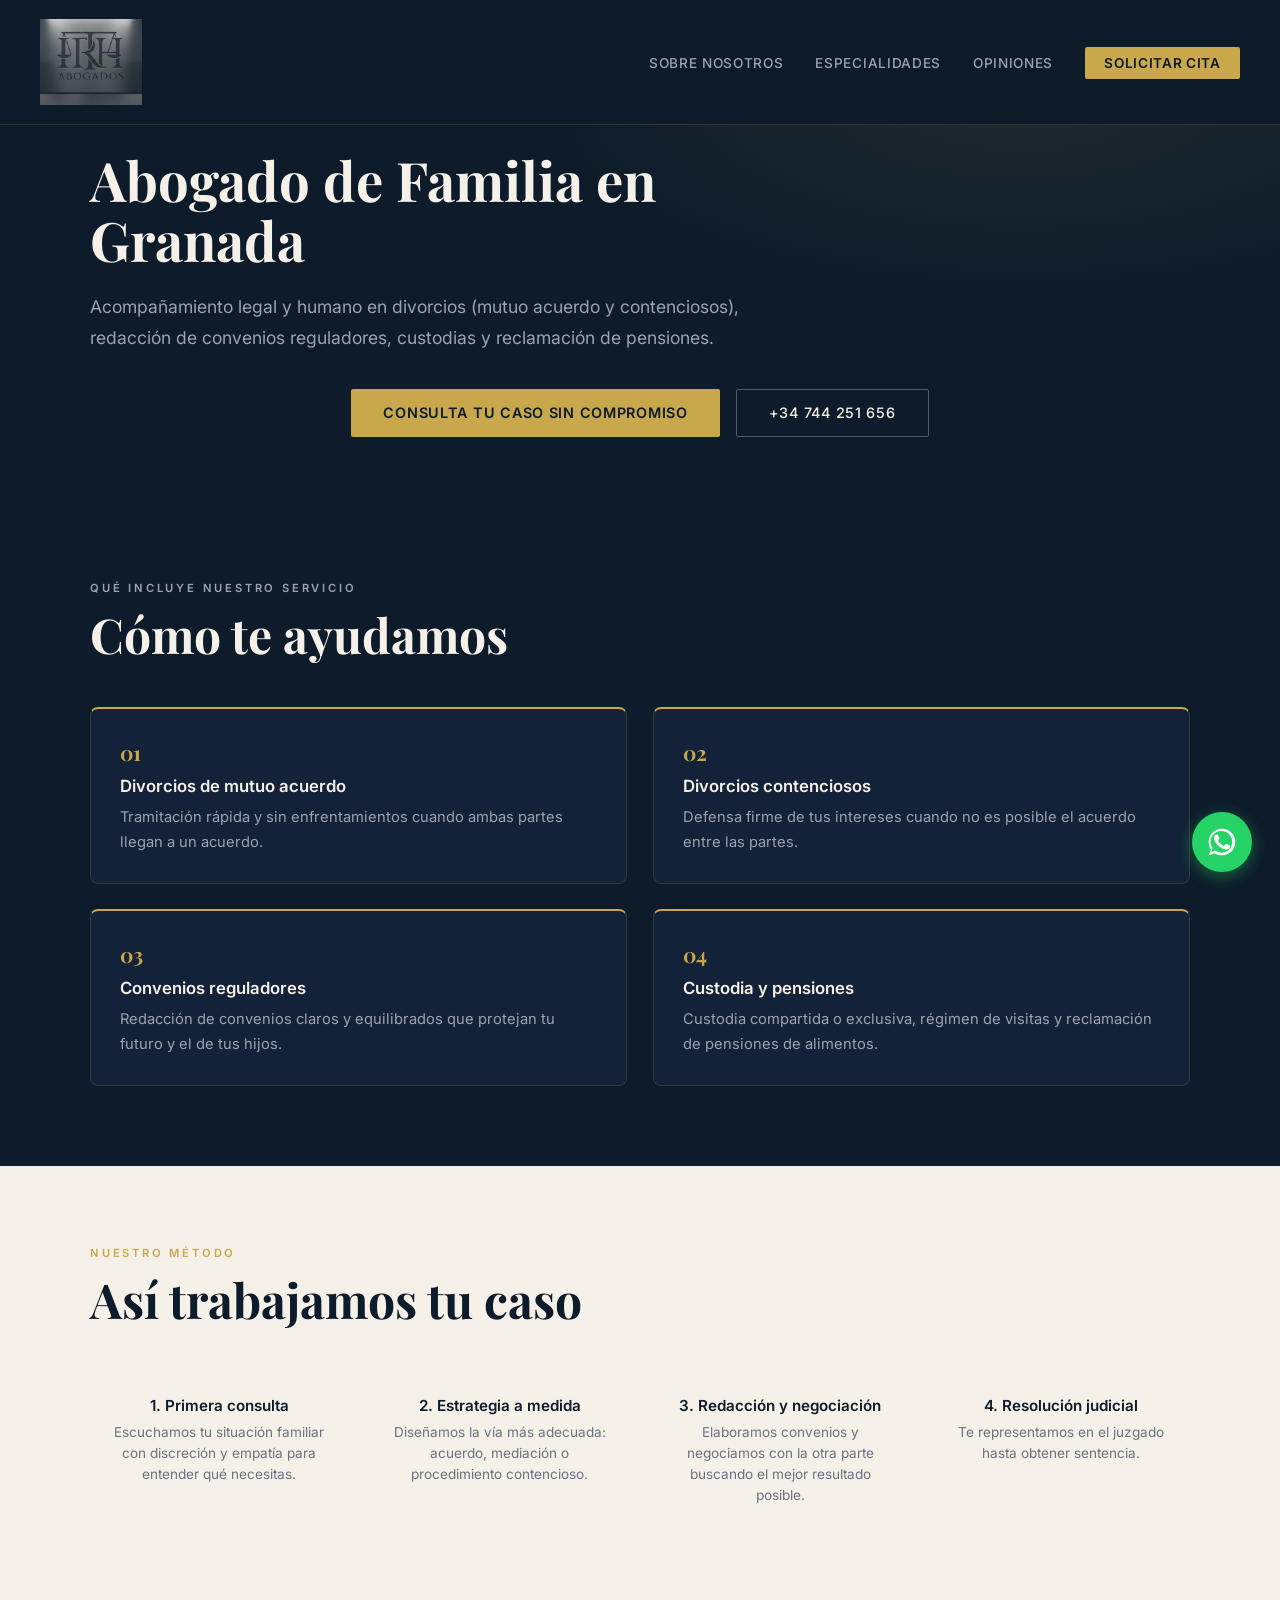
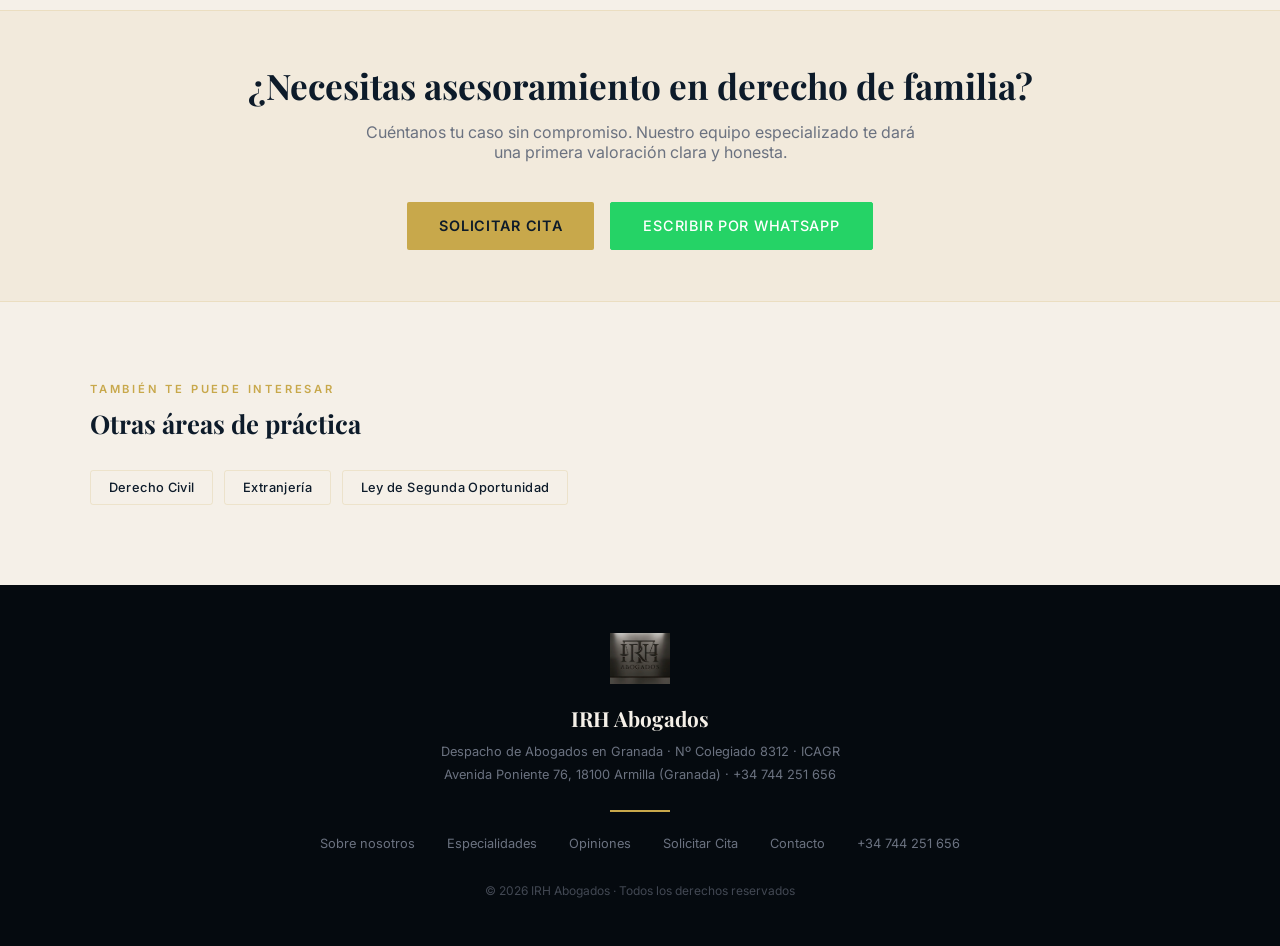
<file: pages/derecho-de-familia.html>
<!DOCTYPE html>
<html lang="es">
<head>
  <meta charset="UTF-8">
  <meta name="viewport" content="width=device-width, initial-scale=1.0">
  <title>Abogado de Familia en Granada | Derecho de Familia - IRH Abogados</title>
  <meta name="description" content="Abogado de familia en Granada y Armilla. Divorcios de mutuo acuerdo y contenciosos, convenios reguladores, custodias y pensiones.">
  <meta name="keywords" content="abogado de familia Granada, abogado divorcios Granada, abogado familia Armilla, abogado custodia Granada, abogado pensiones alimenticias Granada">
  <meta name="robots" content="index, follow">
  <link rel="canonical" href="https://irhabogados.es/pages/derecho-de-familia.html">

  <meta property="og:type" content="website">
  <meta property="og:site_name" content="IRH Abogados">
  <meta property="og:locale" content="es_ES">
  <meta property="og:url" content="https://irhabogados.es/pages/derecho-de-familia.html">
  <meta property="og:title" content="Abogado de Familia en Granada | Derecho de Familia - IRH Abogados">
  <meta property="og:description" content="Abogado de familia en Granada y Armilla. Divorcios de mutuo acuerdo y contenciosos, convenios reguladores, custodias y pensiones.">
  <meta property="og:image" content="https://irhabogados.es/fachada-despacho.webp">

  <meta name="twitter:card" content="summary_large_image">
  <meta name="twitter:title" content="Abogado de Familia en Granada | Derecho de Familia - IRH Abogados">
  <meta name="twitter:description" content="Abogado de familia en Granada y Armilla. Divorcios de mutuo acuerdo y contenciosos, convenios reguladores, custodias y pensiones.">
  <meta name="twitter:image" content="https://irhabogados.es/fachada-despacho.webp">
  <link rel="preconnect" href="https://fonts.googleapis.com">
  <link href="https://fonts.googleapis.com/css2?family=Playfair+Display:ital,wght@0,400;0,700;0,900;1,400&family=Inter:wght@300;400;500;600&display=swap" rel="stylesheet">
  <link rel="stylesheet" href="../shared.css">
  <style>
    .cta-band .btn-secondary[href*="wa.me"] {
      background: #25D366 !important;
      border-color: #25D366 !important;
      color: #fff !important;
    }
    .cta-band .btn-secondary[href*="wa.me"]:hover {
      background: #1ebe5d !important;
      border-color: #1ebe5d !important;
      color: #fff !important;
    }
    .hero-actions {
      justify-content: center !important;
    }
    .service-hero {
      padding-top: 150px !important;
    }
    @media (max-width: 768px) {
      .service-hero {
        padding-top: 100px !important;
      }
    }
  </style>

  <!-- Datos estructurados (Schema.org) del servicio -->
  <script type="application/ld+json">
{
  "@context": "https://schema.org",
  "@type": "Service",
  "serviceType": "Abogado de Familia",
  "name": "Abogado de Familia en Granada",
  "description": "Divorcios de mutuo acuerdo y contenciosos, custodias y pensiones con un abogado de familia en Granada y Armilla.",
  "provider": {
    "@type": "Attorney",
    "@id": "https://irhabogados.es/#despacho",
    "name": "Isidro Rodríguez Hitos",
    "telephone": "+34744251656",
    "url": "https://irhabogados.es/"
  },
  "areaServed": [
    {
      "@type": "City",
      "name": "Armilla"
    },
    {
      "@type": "City",
      "name": "Granada"
    },
    {
      "@type": "AdministrativeArea",
      "name": "Provincia de Granada"
    }
  ],
  "url": "https://irhabogados.es/pages/derecho-de-familia.html"
}
  </script>

  <!-- Datos estructurados (Schema.org) de migas de pan -->
  <script type="application/ld+json">
{
  "@context": "https://schema.org",
  "@type": "BreadcrumbList",
  "itemListElement": [
    {
      "@type": "ListItem",
      "position": 1,
      "name": "Inicio",
      "item": "https://irhabogados.es/"
    },
    {
      "@type": "ListItem",
      "position": 2,
      "name": "Abogado de Familia en Granada",
      "item": "https://irhabogados.es/pages/derecho-de-familia.html"
    }
  ]
}
  </script>
</head>
<body>

<nav>
  <div class="nav-brand">
    <a href="../index.html#hero">
      <img src="../logo.png" class="nav-logo"/>
    </a>
  </div>
  <a href="../index.html#citas" class="nav-mobile-cta" style="display:none;">Solicitar Cita</a>
  <button class="nav-hamburger" id="nav-hamburger" aria-label="Abrir menú">
    <span></span><span></span><span></span>
  </button>
  <ul class="nav-links" id="nav-links">
    <li><a href="../index.html#sobre">Sobre nosotros</a></li>
    <li><a href="../index.html#especialidades">Especialidades</a></li>
    <li><a href="../index.html#opiniones">Opiniones</a></li>
    <li><a href="../index.html#citas" class="nav-cta">Solicitar Cita</a></li>
  </ul>
</nav>


<!-- SERVICE HERO -->
<section class="service-hero" id="hero">
  <div class="container">
    <h1>Abogado de Familia en Granada</h1>
    <p class="lead">Acompañamiento legal y humano en divorcios (mutuo acuerdo y contenciosos), redacción de convenios reguladores, custodias y reclamación de pensiones.</p>
    <div class="hero-actions">
      <a href="../index.html#citas" class="btn-primary">Consulta tu caso sin compromiso</a>
      <a href="https://wa.me/34744251656" target="_blank" class="btn-secondary">+34 744 251 656</a>
    </div>
  </div>
</section>

<!-- QUÉ HACEMOS -->
<section class="service-section alt">
  <div class="container">
    <p class="section-eyebrow">Qué incluye nuestro servicio</p>
    <h2 class="section-title">Cómo te ayudamos</h2>
    <div class="service-grid">
        <div class="service-card">
          <span class="num">01</span>
          <h3>Divorcios de mutuo acuerdo</h3>
          <p>Tramitación rápida y sin enfrentamientos cuando ambas partes llegan a un acuerdo.</p>
        </div>
        <div class="service-card">
          <span class="num">02</span>
          <h3>Divorcios contenciosos</h3>
          <p>Defensa firme de tus intereses cuando no es posible el acuerdo entre las partes.</p>
        </div>
        <div class="service-card">
          <span class="num">03</span>
          <h3>Convenios reguladores</h3>
          <p>Redacción de convenios claros y equilibrados que protejan tu futuro y el de tus hijos.</p>
        </div>
        <div class="service-card">
          <span class="num">04</span>
          <h3>Custodia y pensiones</h3>
          <p>Custodia compartida o exclusiva, régimen de visitas y reclamación de pensiones de alimentos.</p>
        </div>
    </div>
  </div>
</section>

<!-- PROCESO -->
<section class="service-section">
  <div class="container">
    <p class="section-eyebrow">Nuestro método</p>
    <h2 class="section-title">Así trabajamos tu caso</h2>
    <div class="process-steps">
      <div class="process-step">
          <h4>1. Primera consulta</h4>
          <p>Escuchamos tu situación familiar con discreción y empatía para entender qué necesitas.</p>
        </div>
      <div class="process-step">
          <h4>2. Estrategia a medida</h4>
          <p>Diseñamos la vía más adecuada: acuerdo, mediación o procedimiento contencioso.</p>
        </div>
      <div class="process-step">
          <h4>3. Redacción y negociación</h4>
          <p>Elaboramos convenios y negociamos con la otra parte buscando el mejor resultado posible.</p>
        </div>
      <div class="process-step">
          <h4>4. Resolución judicial</h4>
          <p>Te representamos en el juzgado hasta obtener sentencia.</p>
        </div>
    </div>
  </div>
</section>

<!-- CTA -->
<div class="cta-band">
  <h2>¿Necesitas asesoramiento en derecho de familia?</h2>
  <p>Cuéntanos tu caso sin compromiso. Nuestro equipo especializado te dará una primera valoración clara y honesta.</p>
  <div class="hero-actions">
    <a href="../index.html#citas" class="btn-primary">Solicitar cita</a>
    <a href="https://wa.me/34744251656" target="_blank" class="btn-secondary">Escribir por WhatsApp</a>
  </div>
</div>

<!-- OTRAS ÁREAS -->
<section class="service-section">
  <div class="container">
    <p class="section-eyebrow">También te puede interesar</p>
    <h2 class="section-title" style="font-size:1.6rem;">Otras áreas de práctica</h2>
    <div class="related-areas">
      <a href="derecho-civil.html">Derecho Civil</a>
      <a href="extranjeria.html">Extranjería</a>
      <a href="ley-de-segunda-oportunidad.html">Ley de Segunda Oportunidad</a>
    </div>
  </div>
</section>

<footer>
<div class="footer-logo-wrap">
  <img src="../logo.png" style="width: 60px; height: auto;">
</div>
  <div class="footer-name">IRH Abogados</div>
  <div class="footer-info">
    Despacho de Abogados en Granada · Nº Colegiado 8312 · ICAGR<br>
    Avenida Poniente 76, 18100 Armilla (Granada) · +34 744 251 656
  </div>
  <div class="footer-divider"></div>
  <div class="footer-links">
    <a href="../index.html#sobre">Sobre nosotros</a>
    <a href="../index.html#especialidades">Especialidades</a>
    <a href="../index.html#opiniones">Opiniones</a>
    <a href="../index.html#citas">Solicitar Cita</a>
    <a href="../index.html#ubicacion">Contacto</a>
    <a href="tel:+34 744251656">+34 744 251 656</a>
  </div>
  <p class="footer-copy">© 2026 IRH Abogados · Todos los derechos reservados</p>
</footer>

<a href="https://wa.me/34744251656" target="_blank" class="whatsapp-float" aria-label="Escribir por WhatsApp">
  <svg viewBox="0 0 24 24" fill="#fff"><path d="M17.472 14.382c-.297-.149-1.758-.867-2.03-.967-.273-.099-.471-.148-.67.15-.197.297-.767.966-.94 1.164-.173.199-.347.223-.644.075-.297-.15-1.255-.463-2.39-1.475-.883-.788-1.48-1.761-1.653-2.059-.173-.297-.018-.458.13-.606.134-.133.298-.347.446-.52.149-.174.198-.298.298-.497.099-.198.05-.371-.025-.52-.075-.149-.669-1.612-.916-2.207-.242-.579-.487-.5-.669-.51-.173-.008-.371-.01-.57-.01-.198 0-.52.074-.792.372-.272.297-1.04 1.016-1.04 2.479 0 1.462 1.065 2.875 1.213 3.074.149.198 2.096 3.2 5.077 4.487.709.306 1.262.489 1.694.625.712.227 1.36.195 1.871.118.571-.085 1.758-.719 2.006-1.413.248-.694.248-1.289.173-1.413-.074-.124-.272-.198-.57-.347z"/><path d="M12.014 2C6.5 2 2 6.475 2 11.949c0 2.1.618 4.048 1.68 5.674L2 22l4.494-1.65a10.02 10.02 0 0 0 5.52 1.628h.005C17.53 21.978 22 17.502 22 11.949 22 6.475 17.53 2 12.014 2zm0 18.06h-.004a8.13 8.13 0 0 1-4.788-1.49l-.343-.204-3.036 1.114 1.016-2.973-.222-.335a8.083 8.083 0 0 1-1.243-4.223c0-4.482 3.652-8.13 8.144-8.13 2.174 0 4.216.85 5.752 2.39a8.083 8.083 0 0 1 2.393 5.75c0 4.483-3.653 8.101-8.135 8.101z"/></svg>
</a>

<script>
  const hamburger = document.getElementById('nav-hamburger');
  const navLinks = document.getElementById('nav-links');
  if (hamburger) {
    hamburger.addEventListener('click', () => {
      navLinks.classList.toggle('open');
      hamburger.classList.toggle('open');
    });
  }
</script>

</body>
</html>
</file>
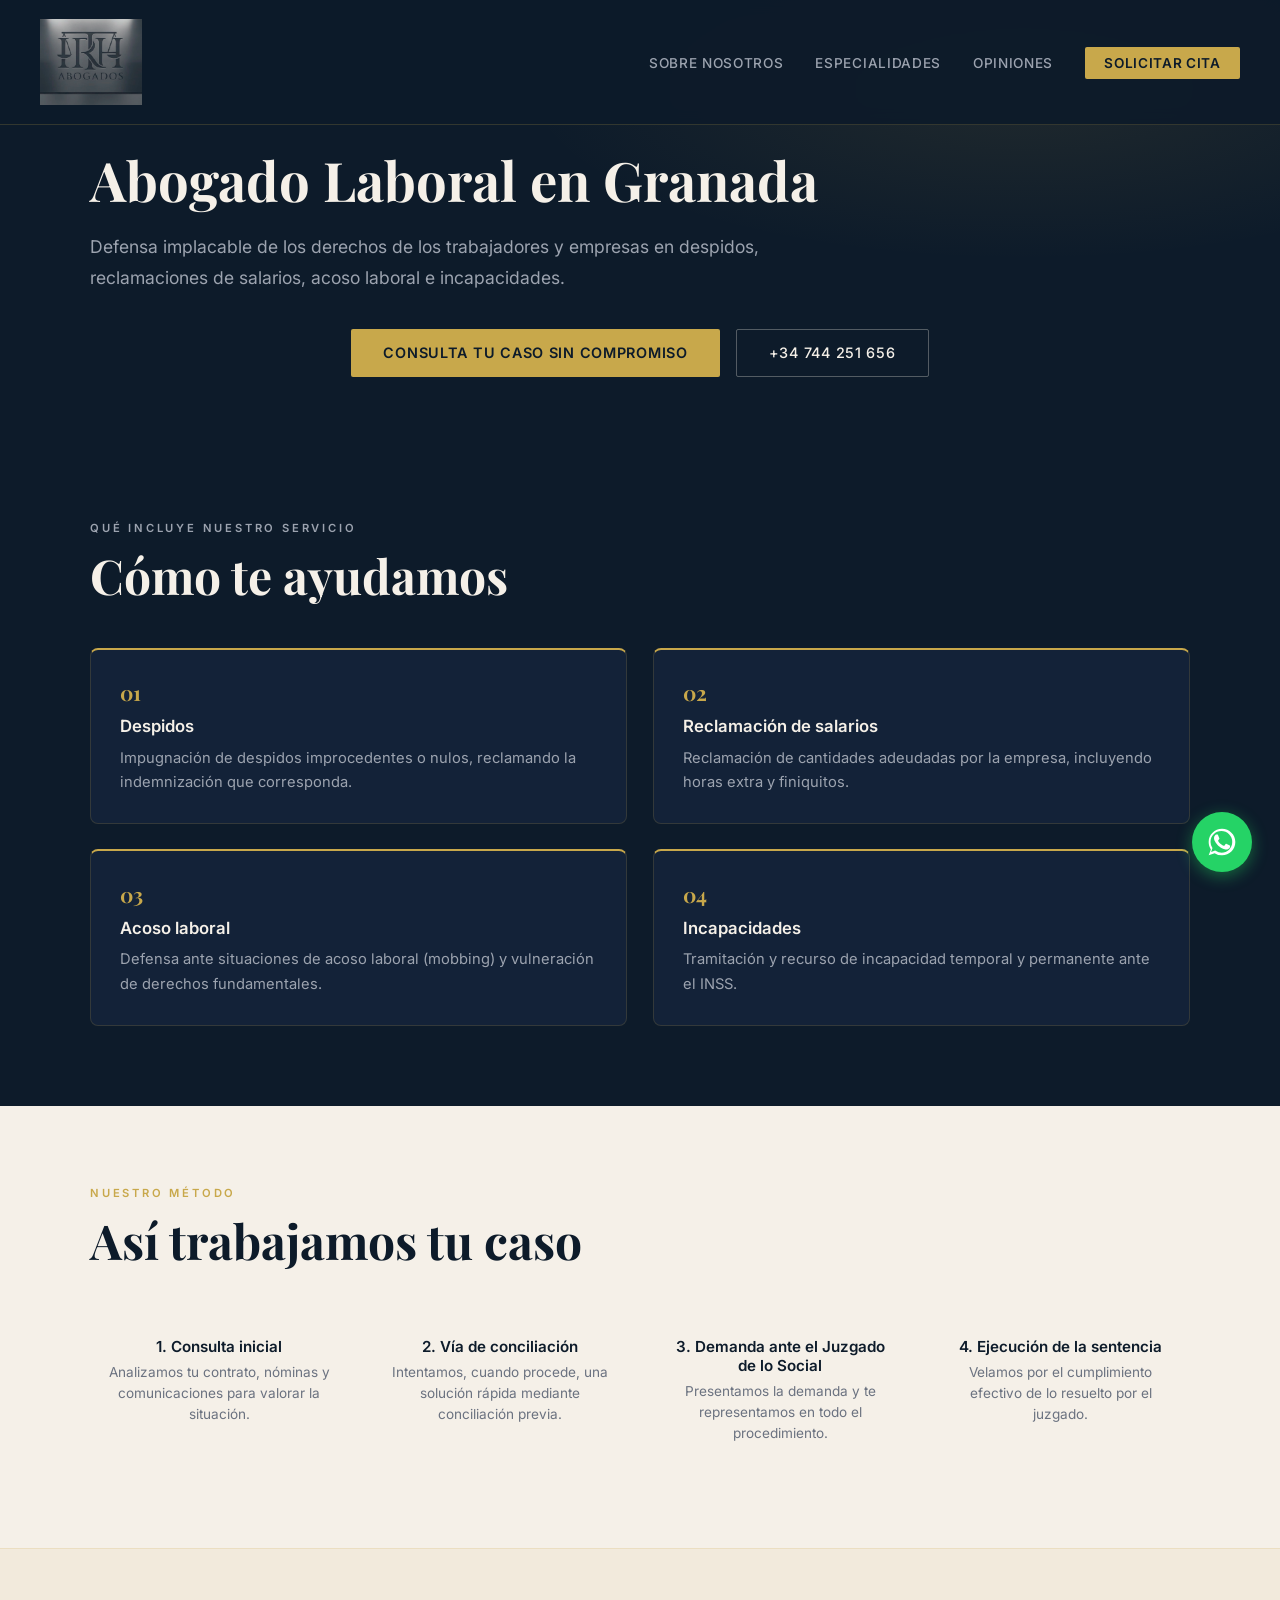
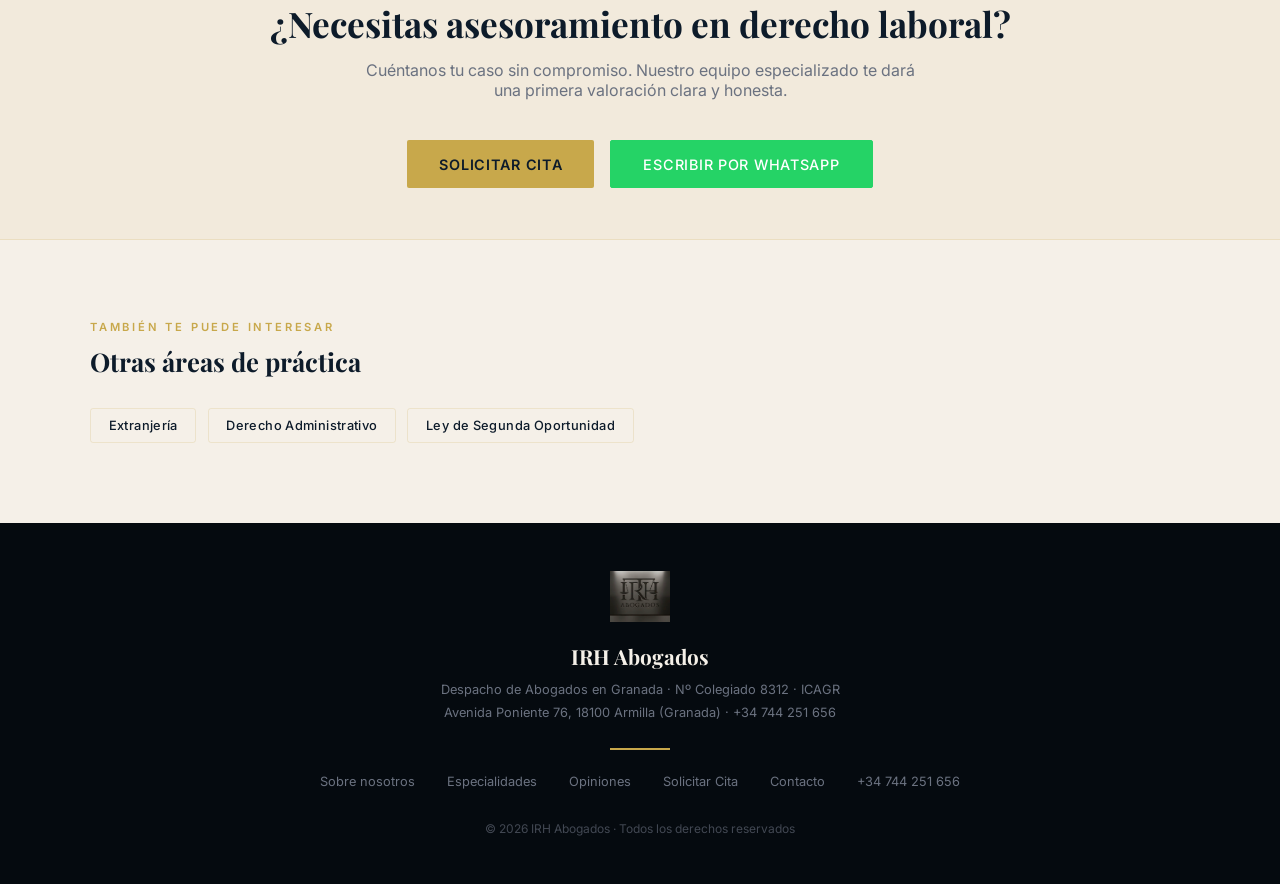
<file: pages/derecho-laboral.html>
<!DOCTYPE html>
<html lang="es">
<head>
  <meta charset="UTF-8">
  <meta name="viewport" content="width=device-width, initial-scale=1.0">
  <title>Abogado Laboral en Granada | Derecho Laboral - IRH Abogados</title>
  <meta name="description" content="Abogado laboral en Granada y Armilla. Despidos, reclamaciones de salarios, acoso laboral e incapacidades para trabajadores y empresas.">
  <meta name="keywords" content="abogado laboral Granada, abogado laboralista Granada, abogado despidos Granada, abogado laboral Armilla, abogado incapacidad laboral Granada">
  <meta name="robots" content="index, follow">
  <link rel="canonical" href="https://irhabogados.es/pages/derecho-laboral.html">

  <meta property="og:type" content="website">
  <meta property="og:site_name" content="IRH Abogados">
  <meta property="og:locale" content="es_ES">
  <meta property="og:url" content="https://irhabogados.es/pages/derecho-laboral.html">
  <meta property="og:title" content="Abogado Laboral en Granada | Derecho Laboral - IRH Abogados">
  <meta property="og:description" content="Abogado laboral en Granada y Armilla. Despidos, reclamaciones de salarios, acoso laboral e incapacidades para trabajadores y empresas.">
  <meta property="og:image" content="https://irhabogados.es/fachada-despacho.webp">

  <meta name="twitter:card" content="summary_large_image">
  <meta name="twitter:title" content="Abogado Laboral en Granada | Derecho Laboral - IRH Abogados">
  <meta name="twitter:description" content="Abogado laboral en Granada y Armilla. Despidos, reclamaciones de salarios, acoso laboral e incapacidades para trabajadores y empresas.">
  <meta name="twitter:image" content="https://irhabogados.es/fachada-despacho.webp">
  <link rel="preconnect" href="https://fonts.googleapis.com">
  <link href="https://fonts.googleapis.com/css2?family=Playfair+Display:ital,wght@0,400;0,700;0,900;1,400&family=Inter:wght@300;400;500;600&display=swap" rel="stylesheet">
  <link rel="stylesheet" href="../shared.css">
  <style>
    .cta-band .btn-secondary[href*="wa.me"] {
      background: #25D366 !important;
      border-color: #25D366 !important;
      color: #fff !important;
    }
    .cta-band .btn-secondary[href*="wa.me"]:hover {
      background: #1ebe5d !important;
      border-color: #1ebe5d !important;
      color: #fff !important;
    }
    .hero-actions {
      justify-content: center !important;
    }
    .service-hero {
      padding-top: 150px !important;
    }
    @media (max-width: 768px) {
      .service-hero {
        padding-top: 100px !important;
      }
    }
  </style>

  <!-- Datos estructurados (Schema.org) del servicio -->
  <script type="application/ld+json">
{
  "@context": "https://schema.org",
  "@type": "Service",
  "serviceType": "Abogado Laboral",
  "name": "Abogado Laboral en Granada",
  "description": "Despidos, reclamaciones de salarios, acoso laboral e incapacidades con un abogado laboral en Granada y Armilla.",
  "provider": {
    "@type": "Attorney",
    "@id": "https://irhabogados.es/#despacho",
    "name": "Isidro Rodríguez Hitos",
    "telephone": "+34744251656",
    "url": "https://irhabogados.es/"
  },
  "areaServed": [
    {
      "@type": "City",
      "name": "Armilla"
    },
    {
      "@type": "City",
      "name": "Granada"
    },
    {
      "@type": "AdministrativeArea",
      "name": "Provincia de Granada"
    }
  ],
  "url": "https://irhabogados.es/pages/derecho-laboral.html"
}
  </script>

  <!-- Datos estructurados (Schema.org) de migas de pan -->
  <script type="application/ld+json">
{
  "@context": "https://schema.org",
  "@type": "BreadcrumbList",
  "itemListElement": [
    {
      "@type": "ListItem",
      "position": 1,
      "name": "Inicio",
      "item": "https://irhabogados.es/"
    },
    {
      "@type": "ListItem",
      "position": 2,
      "name": "Abogado Laboral en Granada",
      "item": "https://irhabogados.es/pages/derecho-laboral.html"
    }
  ]
}
  </script>
</head>
<body>

<nav>
  <div class="nav-brand">
    <a href="../index.html#hero">
      <img src="../logo.png" class="nav-logo"/>
    </a>
  </div>
  <a href="../index.html#citas" class="nav-mobile-cta" style="display:none;">Solicitar Cita</a>
  <button class="nav-hamburger" id="nav-hamburger" aria-label="Abrir menú">
    <span></span><span></span><span></span>
  </button>
  <ul class="nav-links" id="nav-links">
    <li><a href="../index.html#sobre">Sobre nosotros</a></li>
    <li><a href="../index.html#especialidades">Especialidades</a></li>
    <li><a href="../index.html#opiniones">Opiniones</a></li>
    <li><a href="../index.html#citas" class="nav-cta">Solicitar Cita</a></li>
  </ul>
</nav>


<!-- SERVICE HERO -->
<section class="service-hero" id="hero">
  <div class="container">
    <h1>Abogado Laboral en Granada</h1>
    <p class="lead">Defensa implacable de los derechos de los trabajadores y empresas en despidos, reclamaciones de salarios, acoso laboral e incapacidades.</p>
    <div class="hero-actions">
      <a href="../index.html#citas" class="btn-primary">Consulta tu caso sin compromiso</a>
      <a href="https://wa.me/34744251656" target="_blank" class="btn-secondary">+34 744 251 656</a>
    </div>
  </div>
</section>

<!-- QUÉ HACEMOS -->
<section class="service-section alt">
  <div class="container">
    <p class="section-eyebrow">Qué incluye nuestro servicio</p>
    <h2 class="section-title">Cómo te ayudamos</h2>
    <div class="service-grid">
        <div class="service-card">
          <span class="num">01</span>
          <h3>Despidos</h3>
          <p>Impugnación de despidos improcedentes o nulos, reclamando la indemnización que corresponda.</p>
        </div>
        <div class="service-card">
          <span class="num">02</span>
          <h3>Reclamación de salarios</h3>
          <p>Reclamación de cantidades adeudadas por la empresa, incluyendo horas extra y finiquitos.</p>
        </div>
        <div class="service-card">
          <span class="num">03</span>
          <h3>Acoso laboral</h3>
          <p>Defensa ante situaciones de acoso laboral (mobbing) y vulneración de derechos fundamentales.</p>
        </div>
        <div class="service-card">
          <span class="num">04</span>
          <h3>Incapacidades</h3>
          <p>Tramitación y recurso de incapacidad temporal y permanente ante el INSS.</p>
        </div>
    </div>
  </div>
</section>

<!-- PROCESO -->
<section class="service-section">
  <div class="container">
    <p class="section-eyebrow">Nuestro método</p>
    <h2 class="section-title">Así trabajamos tu caso</h2>
    <div class="process-steps">
      <div class="process-step">
          <h4>1. Consulta inicial</h4>
          <p>Analizamos tu contrato, nóminas y comunicaciones para valorar la situación.</p>
        </div>
      <div class="process-step">
          <h4>2. Vía de conciliación</h4>
          <p>Intentamos, cuando procede, una solución rápida mediante conciliación previa.</p>
        </div>
      <div class="process-step">
          <h4>3. Demanda ante el Juzgado de lo Social</h4>
          <p>Presentamos la demanda y te representamos en todo el procedimiento.</p>
        </div>
      <div class="process-step">
          <h4>4. Ejecución de la sentencia</h4>
          <p>Velamos por el cumplimiento efectivo de lo resuelto por el juzgado.</p>
        </div>
    </div>
  </div>
</section>

<!-- CTA -->
<div class="cta-band">
  <h2>¿Necesitas asesoramiento en derecho laboral?</h2>
  <p>Cuéntanos tu caso sin compromiso. Nuestro equipo especializado te dará una primera valoración clara y honesta.</p>
  <div class="hero-actions">
    <a href="../index.html#citas" class="btn-primary">Solicitar cita</a>
    <a href="https://wa.me/34744251656" target="_blank" class="btn-secondary">Escribir por WhatsApp</a>
  </div>
</div>

<!-- OTRAS ÁREAS -->
<section class="service-section">
  <div class="container">
    <p class="section-eyebrow">También te puede interesar</p>
    <h2 class="section-title" style="font-size:1.6rem;">Otras áreas de práctica</h2>
    <div class="related-areas">
      <a href="extranjeria.html">Extranjería</a>
      <a href="derecho-administrativo.html">Derecho Administrativo</a>
      <a href="ley-de-segunda-oportunidad.html">Ley de Segunda Oportunidad</a>
    </div>
  </div>
</section>

<footer>
<div class="footer-logo-wrap">
  <img src="../logo.png" style="width: 60px; height: auto;">
</div>
  <div class="footer-name">IRH Abogados</div>
  <div class="footer-info">
    Despacho de Abogados en Granada · Nº Colegiado 8312 · ICAGR<br>
    Avenida Poniente 76, 18100 Armilla (Granada) · +34 744 251 656
  </div>
  <div class="footer-divider"></div>
  <div class="footer-links">
    <a href="../index.html#sobre">Sobre nosotros</a>
    <a href="../index.html#especialidades">Especialidades</a>
    <a href="../index.html#opiniones">Opiniones</a>
    <a href="../index.html#citas">Solicitar Cita</a>
    <a href="../index.html#ubicacion">Contacto</a>
    <a href="tel:+34 744251656">+34 744 251 656</a>
  </div>
  <p class="footer-copy">© 2026 IRH Abogados · Todos los derechos reservados</p>
</footer>

<a href="https://wa.me/34744251656" target="_blank" class="whatsapp-float" aria-label="Escribir por WhatsApp">
  <svg viewBox="0 0 24 24" fill="#fff"><path d="M17.472 14.382c-.297-.149-1.758-.867-2.03-.967-.273-.099-.471-.148-.67.15-.197.297-.767.966-.94 1.164-.173.199-.347.223-.644.075-.297-.15-1.255-.463-2.39-1.475-.883-.788-1.48-1.761-1.653-2.059-.173-.297-.018-.458.13-.606.134-.133.298-.347.446-.52.149-.174.198-.298.298-.497.099-.198.05-.371-.025-.52-.075-.149-.669-1.612-.916-2.207-.242-.579-.487-.5-.669-.51-.173-.008-.371-.01-.57-.01-.198 0-.52.074-.792.372-.272.297-1.04 1.016-1.04 2.479 0 1.462 1.065 2.875 1.213 3.074.149.198 2.096 3.2 5.077 4.487.709.306 1.262.489 1.694.625.712.227 1.36.195 1.871.118.571-.085 1.758-.719 2.006-1.413.248-.694.248-1.289.173-1.413-.074-.124-.272-.198-.57-.347z"/><path d="M12.014 2C6.5 2 2 6.475 2 11.949c0 2.1.618 4.048 1.68 5.674L2 22l4.494-1.65a10.02 10.02 0 0 0 5.52 1.628h.005C17.53 21.978 22 17.502 22 11.949 22 6.475 17.53 2 12.014 2zm0 18.06h-.004a8.13 8.13 0 0 1-4.788-1.49l-.343-.204-3.036 1.114 1.016-2.973-.222-.335a8.083 8.083 0 0 1-1.243-4.223c0-4.482 3.652-8.13 8.144-8.13 2.174 0 4.216.85 5.752 2.39a8.083 8.083 0 0 1 2.393 5.75c0 4.483-3.653 8.101-8.135 8.101z"/></svg>
</a>

<script>
  const hamburger = document.getElementById('nav-hamburger');
  const navLinks = document.getElementById('nav-links');
  if (hamburger) {
    hamburger.addEventListener('click', () => {
      navLinks.classList.toggle('open');
      hamburger.classList.toggle('open');
    });
  }
</script>

</body>
</html>
</file>
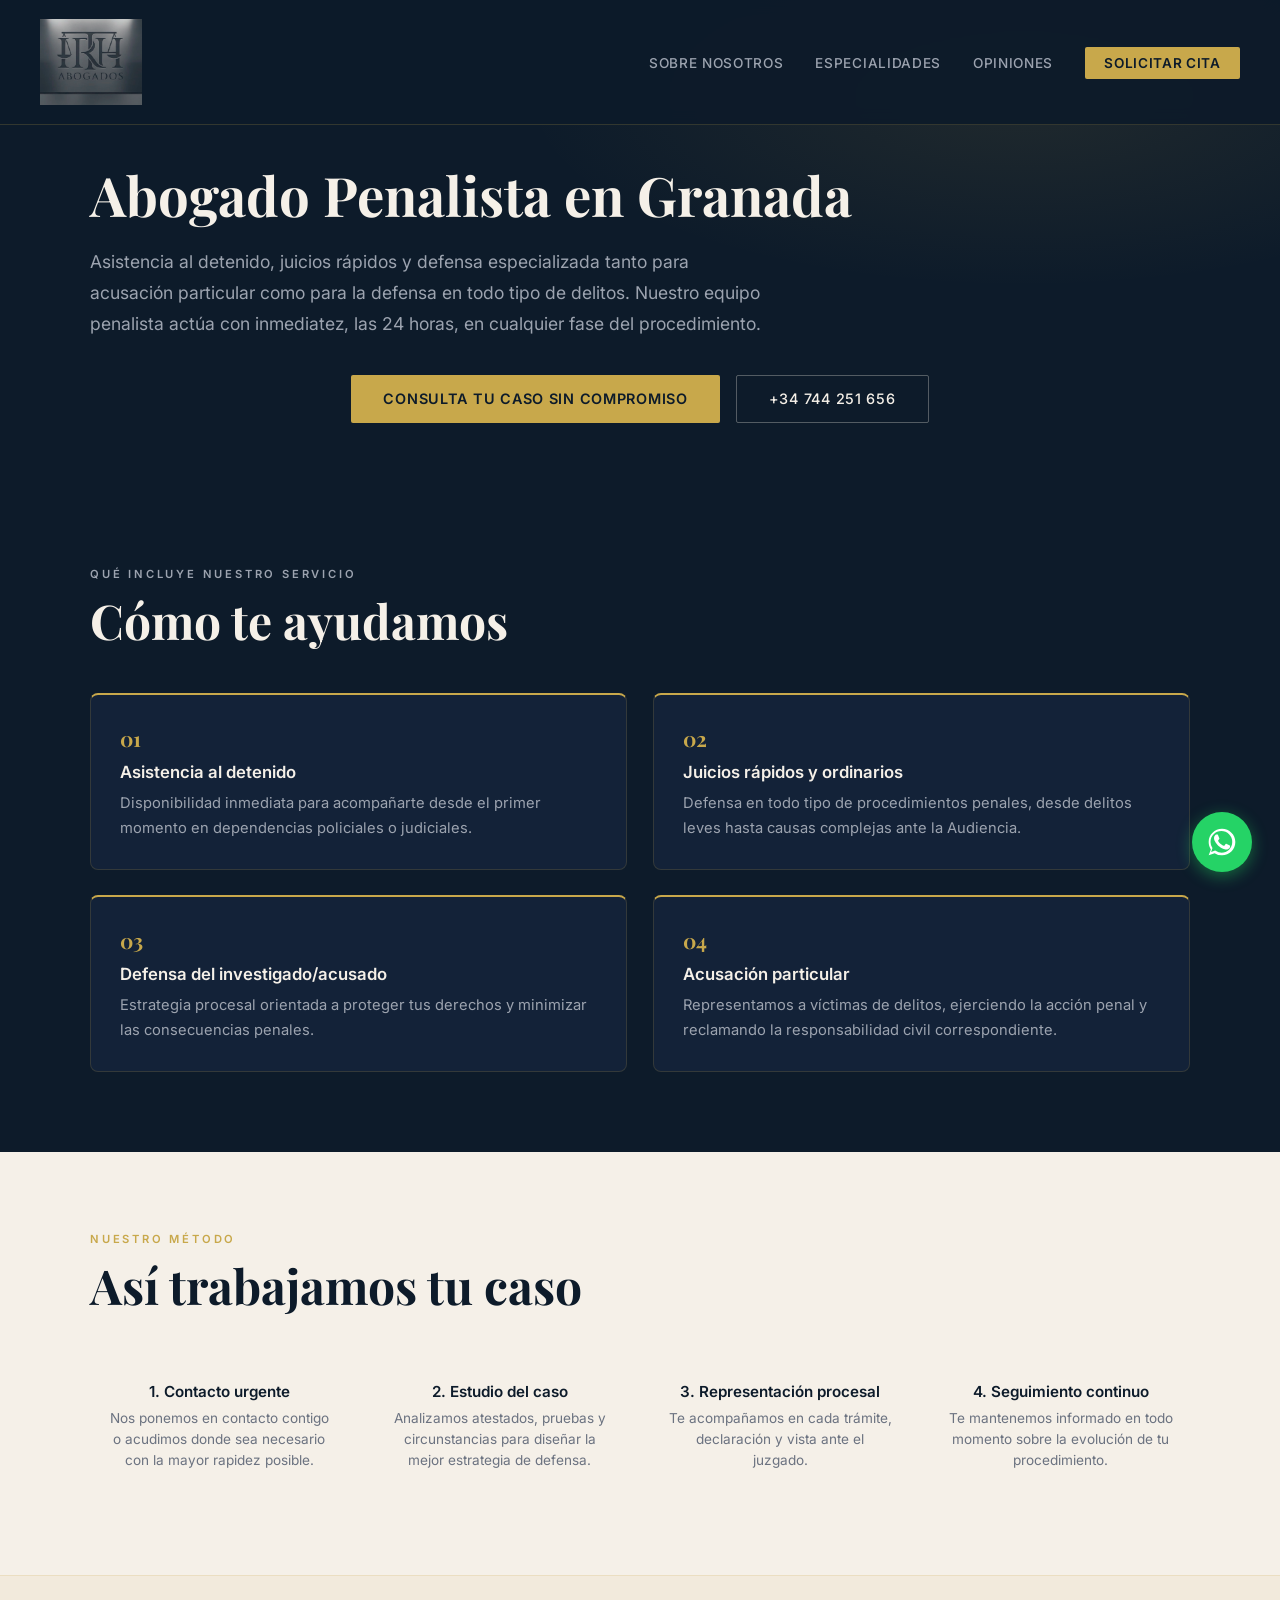
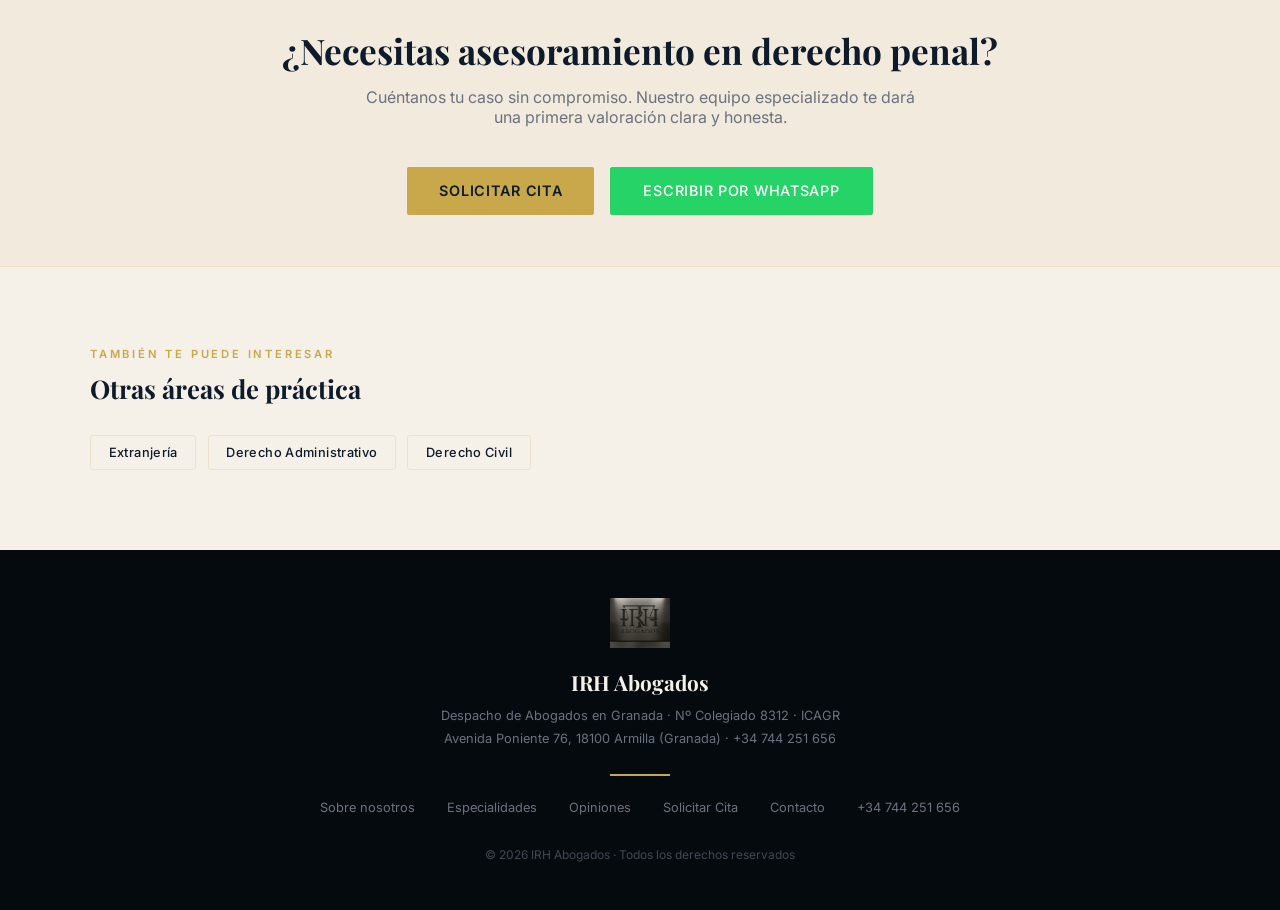
<file: pages/derecho-penal.html>
<!DOCTYPE html>
<html lang="es">
<head>
  <meta charset="UTF-8">
  <meta name="viewport" content="width=device-width, initial-scale=1.0">
  <title>Abogado Penalista en Granada | Derecho Penal - IRH Abogados</title>
  <meta name="description" content="Abogado penalista en Granada y Armilla. Asistencia al detenido, juicios rápidos, defensa penal y acusación particular, con disponibilidad inmediata.">
  <meta name="keywords" content="abogado penalista Granada, abogado penalista Armilla, abogado penal Granada, defensa penal Granada, asistencia al detenido Granada">
  <meta name="robots" content="index, follow">
  <link rel="canonical" href="https://irhabogados.es/pages/derecho-penal.html">

  <meta property="og:type" content="website">
  <meta property="og:site_name" content="IRH Abogados">
  <meta property="og:locale" content="es_ES">
  <meta property="og:url" content="https://irhabogados.es/pages/derecho-penal.html">
  <meta property="og:title" content="Abogado Penalista en Granada | Derecho Penal - IRH Abogados">
  <meta property="og:description" content="Abogado penalista en Granada y Armilla. Asistencia al detenido, juicios rápidos, defensa penal y acusación particular, con disponibilidad inmediata.">
  <meta property="og:image" content="https://irhabogados.es/fachada-despacho.webp">

  <meta name="twitter:card" content="summary_large_image">
  <meta name="twitter:title" content="Abogado Penalista en Granada | Derecho Penal - IRH Abogados">
  <meta name="twitter:description" content="Abogado penalista en Granada y Armilla. Asistencia al detenido, juicios rápidos, defensa penal y acusación particular, con disponibilidad inmediata.">
  <meta name="twitter:image" content="https://irhabogados.es/fachada-despacho.webp">
  <link rel="preconnect" href="https://fonts.googleapis.com">
  <link href="https://fonts.googleapis.com/css2?family=Playfair+Display:ital,wght@0,400;0,700;0,900;1,400&family=Inter:wght@300;400;500;600&display=swap" rel="stylesheet">
  <link rel="stylesheet" href="../shared.css">
  <style>
    .cta-band .btn-secondary[href*="wa.me"] {
      background: #25D366 !important;
      border-color: #25D366 !important;
      color: #fff !important;
    }
    .cta-band .btn-secondary[href*="wa.me"]:hover {
      background: #1ebe5d !important;
      border-color: #1ebe5d !important;
      color: #fff !important;
    }
    .hero-actions {
      justify-content: center !important;
    }
    #hero.service-hero {
      padding-top: 165px !important;
    }
    @media (max-width: 768px) {
      #hero.service-hero {
        padding-top: 110px !important;
      }
    }
  </style>

  <!-- Datos estructurados (Schema.org) del servicio -->
  <script type="application/ld+json">
{
  "@context": "https://schema.org",
  "@type": "Service",
  "serviceType": "Abogado Penalista",
  "name": "Abogado Penalista en Granada",
  "description": "Defensa penal, asistencia al detenido y acusación particular con un abogado penalista en Granada y Armilla.",
  "provider": {
    "@type": "Attorney",
    "@id": "https://irhabogados.es/#despacho",
    "name": "Isidro Rodríguez Hitos",
    "telephone": "+34744251656",
    "url": "https://irhabogados.es/"
  },
  "areaServed": [
    {
      "@type": "City",
      "name": "Armilla"
    },
    {
      "@type": "City",
      "name": "Granada"
    },
    {
      "@type": "AdministrativeArea",
      "name": "Provincia de Granada"
    }
  ],
  "url": "https://irhabogados.es/pages/derecho-penal.html"
}
  </script>

  <!-- Datos estructurados (Schema.org) de migas de pan -->
  <script type="application/ld+json">
{
  "@context": "https://schema.org",
  "@type": "BreadcrumbList",
  "itemListElement": [
    {
      "@type": "ListItem",
      "position": 1,
      "name": "Inicio",
      "item": "https://irhabogados.es/"
    },
    {
      "@type": "ListItem",
      "position": 2,
      "name": "Abogado Penalista en Granada",
      "item": "https://irhabogados.es/pages/derecho-penal.html"
    }
  ]
}
  </script>
</head>
<body>

<nav>
  <div class="nav-brand">
    <a href="../index.html#hero">
      <img src="../logo.png" class="nav-logo"/>
    </a>
  </div>
  <a href="../index.html#citas" class="nav-mobile-cta" style="display:none;">Solicitar Cita</a>
  <button class="nav-hamburger" id="nav-hamburger" aria-label="Abrir menú">
    <span></span><span></span><span></span>
  </button>
  <ul class="nav-links" id="nav-links">
    <li><a href="../index.html#sobre">Sobre nosotros</a></li>
    <li><a href="../index.html#especialidades">Especialidades</a></li>
    <li><a href="../index.html#opiniones">Opiniones</a></li>
    <li><a href="../index.html#citas" class="nav-cta">Solicitar Cita</a></li>
  </ul>
</nav>


<!-- SERVICE HERO -->
<section class="service-hero" id="hero">
  <div class="container">
    <h1>Abogado Penalista en Granada</h1>
    <p class="lead">Asistencia al detenido, juicios rápidos y defensa especializada tanto para acusación particular como para la defensa en todo tipo de delitos. Nuestro equipo penalista actúa con inmediatez, las 24 horas, en cualquier fase del procedimiento.</p>
    <div class="hero-actions">
      <a href="../index.html#citas" class="btn-primary">Consulta tu caso sin compromiso</a>
      <a href="https://wa.me/34744251656" target="_blank" class="btn-secondary">+34 744 251 656</a>
    </div>
  </div>
</section>

<!-- QUÉ HACEMOS -->
<section class="service-section alt">
  <div class="container">
    <p class="section-eyebrow">Qué incluye nuestro servicio</p>
    <h2 class="section-title">Cómo te ayudamos</h2>
    <div class="service-grid">
        <div class="service-card">
          <span class="num">01</span>
          <h3>Asistencia al detenido</h3>
          <p>Disponibilidad inmediata para acompañarte desde el primer momento en dependencias policiales o judiciales.</p>
        </div>
        <div class="service-card">
          <span class="num">02</span>
          <h3>Juicios rápidos y ordinarios</h3>
          <p>Defensa en todo tipo de procedimientos penales, desde delitos leves hasta causas complejas ante la Audiencia.</p>
        </div>
        <div class="service-card">
          <span class="num">03</span>
          <h3>Defensa del investigado/acusado</h3>
          <p>Estrategia procesal orientada a proteger tus derechos y minimizar las consecuencias penales.</p>
        </div>
        <div class="service-card">
          <span class="num">04</span>
          <h3>Acusación particular</h3>
          <p>Representamos a víctimas de delitos, ejerciendo la acción penal y reclamando la responsabilidad civil correspondiente.</p>
        </div>
    </div>
  </div>
</section>

<!-- PROCESO -->
<section class="service-section">
  <div class="container">
    <p class="section-eyebrow">Nuestro método</p>
    <h2 class="section-title">Así trabajamos tu caso</h2>
    <div class="process-steps">
      <div class="process-step">
          <h4>1. Contacto urgente</h4>
          <p>Nos ponemos en contacto contigo o acudimos donde sea necesario con la mayor rapidez posible.</p>
        </div>
      <div class="process-step">
          <h4>2. Estudio del caso</h4>
          <p>Analizamos atestados, pruebas y circunstancias para diseñar la mejor estrategia de defensa.</p>
        </div>
      <div class="process-step">
          <h4>3. Representación procesal</h4>
          <p>Te acompañamos en cada trámite, declaración y vista ante el juzgado.</p>
        </div>
      <div class="process-step">
          <h4>4. Seguimiento continuo</h4>
          <p>Te mantenemos informado en todo momento sobre la evolución de tu procedimiento.</p>
        </div>
    </div>
  </div>
</section>

<!-- CTA -->
<div class="cta-band">
  <h2>¿Necesitas asesoramiento en derecho penal?</h2>
  <p>Cuéntanos tu caso sin compromiso. Nuestro equipo especializado te dará una primera valoración clara y honesta.</p>
  <div class="hero-actions">
    <a href="../index.html#citas" class="btn-primary">Solicitar cita</a>
    <a href="https://wa.me/34744251656" target="_blank" class="btn-secondary">Escribir por WhatsApp</a>
  </div>
</div>

<!-- OTRAS ÁREAS -->
<section class="service-section">
  <div class="container">
    <p class="section-eyebrow">También te puede interesar</p>
    <h2 class="section-title" style="font-size:1.6rem;">Otras áreas de práctica</h2>
    <div class="related-areas">
      <a href="extranjeria.html">Extranjería</a>
      <a href="derecho-administrativo.html">Derecho Administrativo</a>
      <a href="derecho-civil.html">Derecho Civil</a>
    </div>
  </div>
</section>

<footer>
<div class="footer-logo-wrap">
  <img src="../logo.png" style="width: 60px; height: auto;">
</div>
  <div class="footer-name">IRH Abogados</div>
  <div class="footer-info">
    Despacho de Abogados en Granada · Nº Colegiado 8312 · ICAGR<br>
    Avenida Poniente 76, 18100 Armilla (Granada) · +34 744 251 656
  </div>
  <div class="footer-divider"></div>
  <div class="footer-links">
    <a href="../index.html#sobre">Sobre nosotros</a>
    <a href="../index.html#especialidades">Especialidades</a>
    <a href="../index.html#opiniones">Opiniones</a>
    <a href="../index.html#citas">Solicitar Cita</a>
    <a href="../index.html#ubicacion">Contacto</a>
    <a href="tel:+34 744251656">+34 744 251 656</a>
  </div>
  <p class="footer-copy">© 2026 IRH Abogados · Todos los derechos reservados</p>
</footer>

<a href="https://wa.me/34744251656" target="_blank" class="whatsapp-float" aria-label="Escribir por WhatsApp">
  <svg viewBox="0 0 24 24" fill="#fff"><path d="M17.472 14.382c-.297-.149-1.758-.867-2.03-.967-.273-.099-.471-.148-.67.15-.197.297-.767.966-.94 1.164-.173.199-.347.223-.644.075-.297-.15-1.255-.463-2.39-1.475-.883-.788-1.48-1.761-1.653-2.059-.173-.297-.018-.458.13-.606.134-.133.298-.347.446-.52.149-.174.198-.298.298-.497.099-.198.05-.371-.025-.52-.075-.149-.669-1.612-.916-2.207-.242-.579-.487-.5-.669-.51-.173-.008-.371-.01-.57-.01-.198 0-.52.074-.792.372-.272.297-1.04 1.016-1.04 2.479 0 1.462 1.065 2.875 1.213 3.074.149.198 2.096 3.2 5.077 4.487.709.306 1.262.489 1.694.625.712.227 1.36.195 1.871.118.571-.085 1.758-.719 2.006-1.413.248-.694.248-1.289.173-1.413-.074-.124-.272-.198-.57-.347z"/><path d="M12.014 2C6.5 2 2 6.475 2 11.949c0 2.1.618 4.048 1.68 5.674L2 22l4.494-1.65a10.02 10.02 0 0 0 5.52 1.628h.005C17.53 21.978 22 17.502 22 11.949 22 6.475 17.53 2 12.014 2zm0 18.06h-.004a8.13 8.13 0 0 1-4.788-1.49l-.343-.204-3.036 1.114 1.016-2.973-.222-.335a8.083 8.083 0 0 1-1.243-4.223c0-4.482 3.652-8.13 8.144-8.13 2.174 0 4.216.85 5.752 2.39a8.083 8.083 0 0 1 2.393 5.75c0 4.483-3.653 8.101-8.135 8.101z"/></svg>
</a>

<script>
  const hamburger = document.getElementById('nav-hamburger');
  const navLinks = document.getElementById('nav-links');
  if (hamburger) {
    hamburger.addEventListener('click', () => {
      navLinks.classList.toggle('open');
      hamburger.classList.toggle('open');
    });
  }
</script>

</body>
</html>
</file>
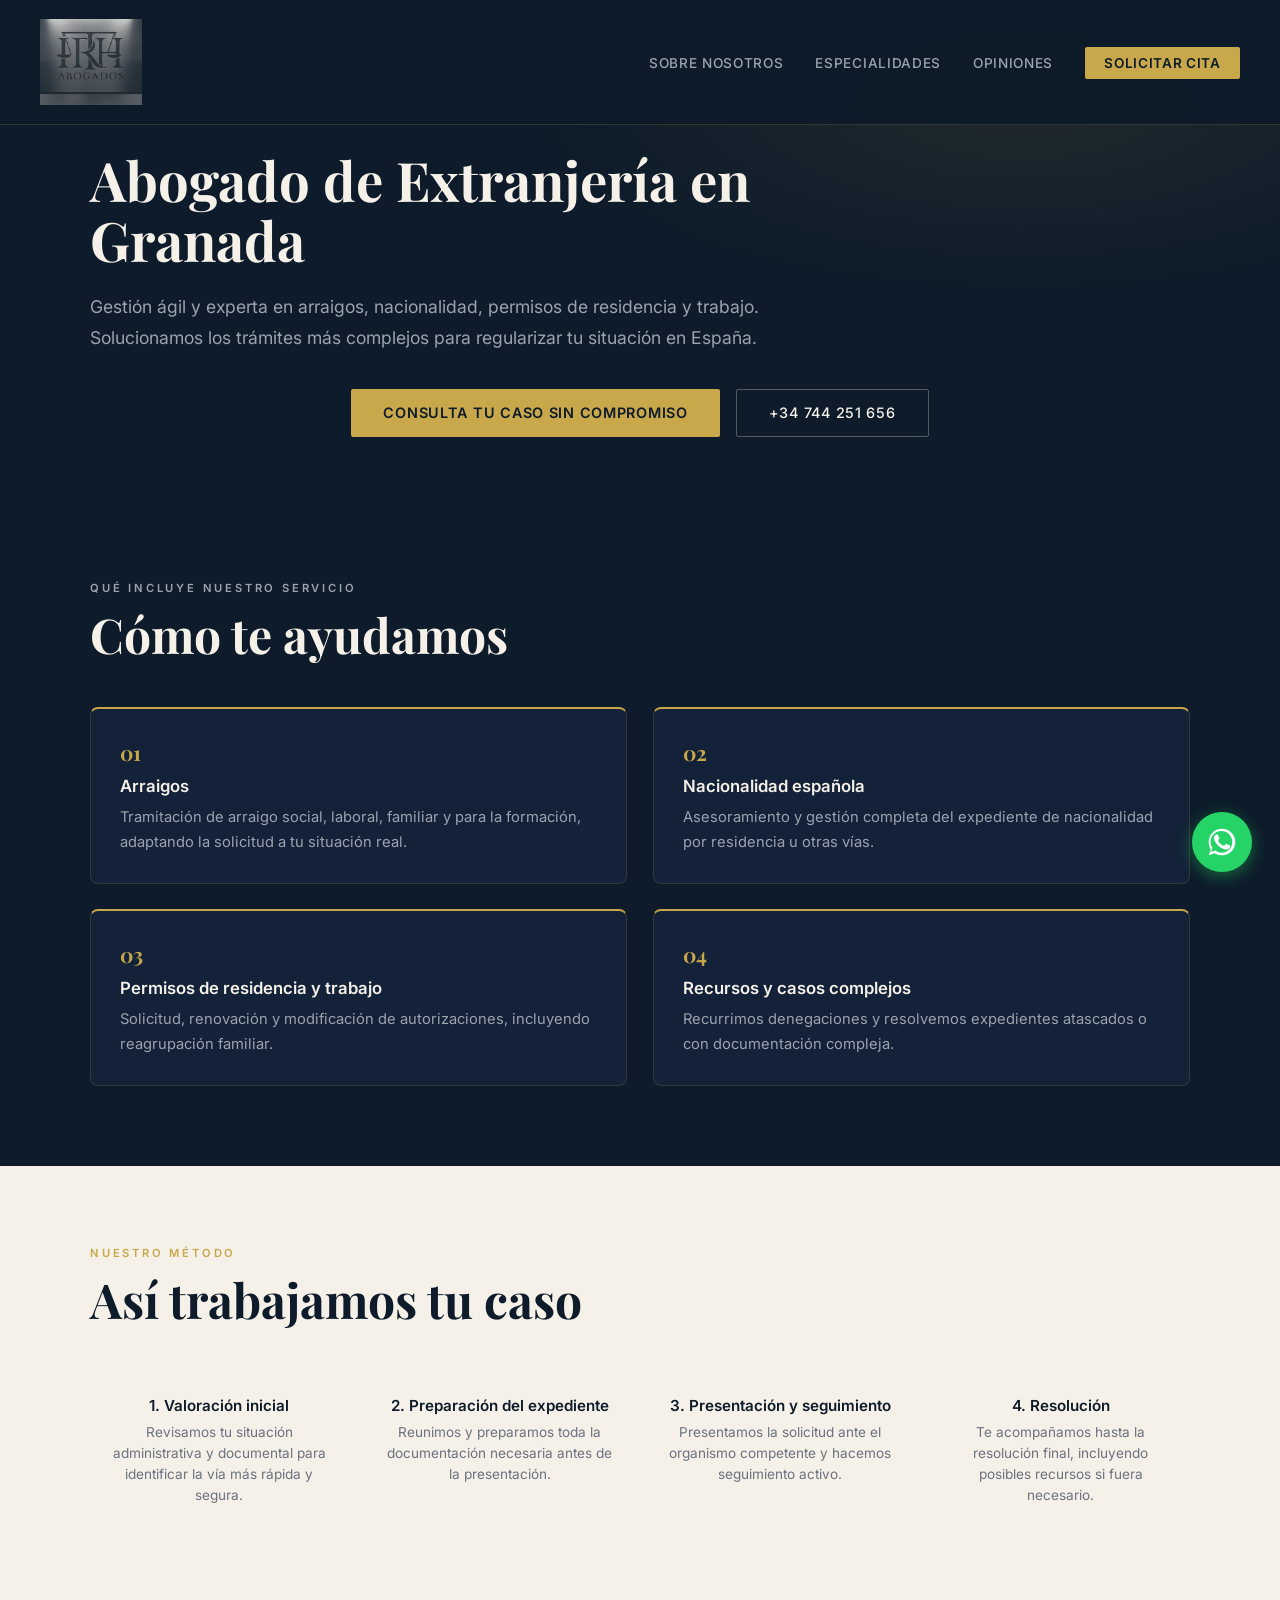
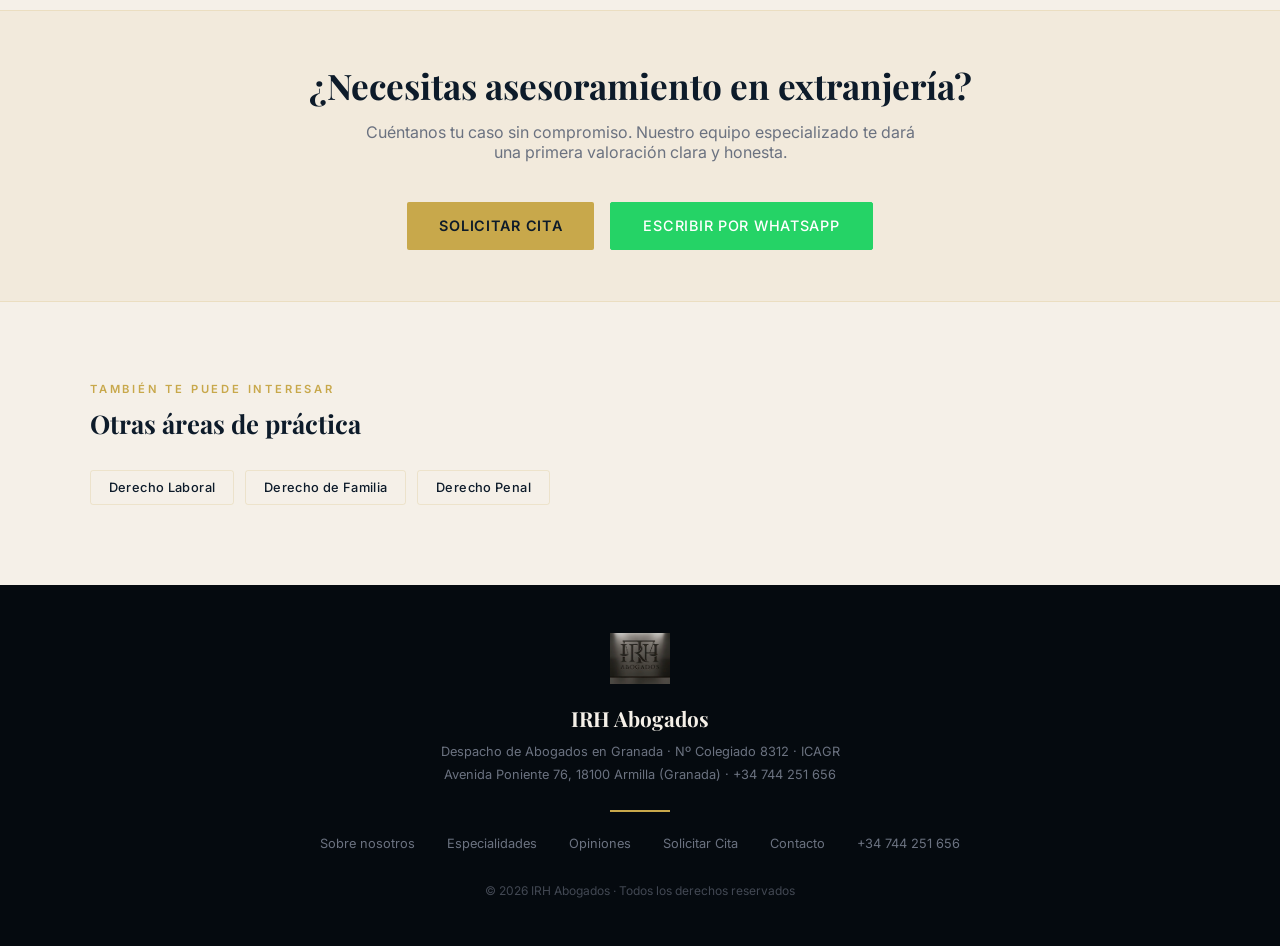
<file: pages/extranjeria.html>
<!DOCTYPE html>
<html lang="es">
<head>
  <meta charset="UTF-8">
  <meta name="viewport" content="width=device-width, initial-scale=1.0">
  <title>Abogado de Extranjería en Granada | IRH Abogados</title>
  <meta name="description" content="Abogado de extranjería en Granada y Armilla. Arraigos, nacionalidad y permisos de residencia y trabajo. Regulariza tu situación en España.">
  <meta name="keywords" content="abogado extranjeria Granada, abogado de extranjería Armilla, abogado nacionalidad Granada, abogado arraigo Granada, abogado permiso de residencia Granada">
  <meta name="robots" content="index, follow">
  <link rel="canonical" href="https://irhabogados.es/pages/extranjeria.html">

  <meta property="og:type" content="website">
  <meta property="og:site_name" content="IRH Abogados">
  <meta property="og:locale" content="es_ES">
  <meta property="og:url" content="https://irhabogados.es/pages/extranjeria.html">
  <meta property="og:title" content="Abogado de Extranjería en Granada | IRH Abogados">
  <meta property="og:description" content="Abogado de extranjería en Granada y Armilla. Arraigos, nacionalidad y permisos de residencia y trabajo. Regulariza tu situación en España.">
  <meta property="og:image" content="https://irhabogados.es/fachada-despacho.webp">

  <meta name="twitter:card" content="summary_large_image">
  <meta name="twitter:title" content="Abogado de Extranjería en Granada | IRH Abogados">
  <meta name="twitter:description" content="Abogado de extranjería en Granada y Armilla. Arraigos, nacionalidad y permisos de residencia y trabajo. Regulariza tu situación en España.">
  <meta name="twitter:image" content="https://irhabogados.es/fachada-despacho.webp">
  <link rel="preconnect" href="https://fonts.googleapis.com">
  <link href="https://fonts.googleapis.com/css2?family=Playfair+Display:ital,wght@0,400;0,700;0,900;1,400&family=Inter:wght@300;400;500;600&display=swap" rel="stylesheet">
  <link rel="stylesheet" href="../shared.css">
  <style>
    .cta-band .btn-secondary[href*="wa.me"] {
      background: #25D366 !important;
      border-color: #25D366 !important;
      color: #fff !important;
    }
    .cta-band .btn-secondary[href*="wa.me"]:hover {
      background: #1ebe5d !important;
      border-color: #1ebe5d !important;
      color: #fff !important;
    }
    .hero-actions {
      justify-content: center !important;
    }
    .service-hero {
      padding-top: 150px !important;
    }
    @media (max-width: 768px) {
      .service-hero {
        padding-top: 100px !important;
      }
    }
  </style>

  <!-- Datos estructurados (Schema.org) del servicio -->
  <script type="application/ld+json">
{
  "@context": "https://schema.org",
  "@type": "Service",
  "serviceType": "Abogado de Extranjería",
  "name": "Abogado de Extranjería en Granada",
  "description": "Arraigos, nacionalidad y permisos de residencia y trabajo con un abogado de extranjería en Granada y Armilla.",
  "provider": {
    "@type": "Attorney",
    "@id": "https://irhabogados.es/#despacho",
    "name": "Isidro Rodríguez Hitos",
    "telephone": "+34744251656",
    "url": "https://irhabogados.es/"
  },
  "areaServed": [
    {
      "@type": "City",
      "name": "Armilla"
    },
    {
      "@type": "City",
      "name": "Granada"
    },
    {
      "@type": "AdministrativeArea",
      "name": "Provincia de Granada"
    }
  ],
  "url": "https://irhabogados.es/pages/extranjeria.html"
}
  </script>

  <!-- Datos estructurados (Schema.org) de migas de pan -->
  <script type="application/ld+json">
{
  "@context": "https://schema.org",
  "@type": "BreadcrumbList",
  "itemListElement": [
    {
      "@type": "ListItem",
      "position": 1,
      "name": "Inicio",
      "item": "https://irhabogados.es/"
    },
    {
      "@type": "ListItem",
      "position": 2,
      "name": "Abogado de Extranjería en Granada",
      "item": "https://irhabogados.es/pages/extranjeria.html"
    }
  ]
}
  </script>
</head>
<body>

<nav>
  <div class="nav-brand">
    <a href="../index.html#hero">
      <img src="../logo.png" class="nav-logo"/>
    </a>
  </div>
  <a href="../index.html#citas" class="nav-mobile-cta" style="display:none;">Solicitar Cita</a>
  <button class="nav-hamburger" id="nav-hamburger" aria-label="Abrir menú">
    <span></span><span></span><span></span>
  </button>
  <ul class="nav-links" id="nav-links">
    <li><a href="../index.html#sobre">Sobre nosotros</a></li>
    <li><a href="../index.html#especialidades">Especialidades</a></li>
    <li><a href="../index.html#opiniones">Opiniones</a></li>
    <li><a href="../index.html#citas" class="nav-cta">Solicitar Cita</a></li>
  </ul>
</nav>


<!-- SERVICE HERO -->
<section class="service-hero" id="hero">
  <div class="container">
    <h1>Abogado de Extranjería en Granada</h1>
    <p class="lead">Gestión ágil y experta en arraigos, nacionalidad, permisos de residencia y trabajo. Solucionamos los trámites más complejos para regularizar tu situación en España.</p>
    <div class="hero-actions">
      <a href="../index.html#citas" class="btn-primary">Consulta tu caso sin compromiso</a>
      <a href="https://wa.me/34744251656" target="_blank" class="btn-secondary">+34 744 251 656</a>
    </div>
  </div>
</section>

<!-- QUÉ HACEMOS -->
<section class="service-section alt">
  <div class="container">
    <p class="section-eyebrow">Qué incluye nuestro servicio</p>
    <h2 class="section-title">Cómo te ayudamos</h2>
    <div class="service-grid">
        <div class="service-card">
          <span class="num">01</span>
          <h3>Arraigos</h3>
          <p>Tramitación de arraigo social, laboral, familiar y para la formación, adaptando la solicitud a tu situación real.</p>
        </div>
        <div class="service-card">
          <span class="num">02</span>
          <h3>Nacionalidad española</h3>
          <p>Asesoramiento y gestión completa del expediente de nacionalidad por residencia u otras vías.</p>
        </div>
        <div class="service-card">
          <span class="num">03</span>
          <h3>Permisos de residencia y trabajo</h3>
          <p>Solicitud, renovación y modificación de autorizaciones, incluyendo reagrupación familiar.</p>
        </div>
        <div class="service-card">
          <span class="num">04</span>
          <h3>Recursos y casos complejos</h3>
          <p>Recurrimos denegaciones y resolvemos expedientes atascados o con documentación compleja.</p>
        </div>
    </div>
  </div>
</section>

<!-- PROCESO -->
<section class="service-section">
  <div class="container">
    <p class="section-eyebrow">Nuestro método</p>
    <h2 class="section-title">Así trabajamos tu caso</h2>
    <div class="process-steps">
      <div class="process-step">
          <h4>1. Valoración inicial</h4>
          <p>Revisamos tu situación administrativa y documental para identificar la vía más rápida y segura.</p>
        </div>
      <div class="process-step">
          <h4>2. Preparación del expediente</h4>
          <p>Reunimos y preparamos toda la documentación necesaria antes de la presentación.</p>
        </div>
      <div class="process-step">
          <h4>3. Presentación y seguimiento</h4>
          <p>Presentamos la solicitud ante el organismo competente y hacemos seguimiento activo.</p>
        </div>
      <div class="process-step">
          <h4>4. Resolución</h4>
          <p>Te acompañamos hasta la resolución final, incluyendo posibles recursos si fuera necesario.</p>
        </div>
    </div>
  </div>
</section>

<!-- CTA -->
<div class="cta-band">
  <h2>¿Necesitas asesoramiento en extranjería?</h2>
  <p>Cuéntanos tu caso sin compromiso. Nuestro equipo especializado te dará una primera valoración clara y honesta.</p>
  <div class="hero-actions">
    <a href="../index.html#citas" class="btn-primary">Solicitar cita</a>
    <a href="https://wa.me/34744251656" target="_blank" class="btn-secondary">Escribir por WhatsApp</a>
  </div>
</div>

<!-- OTRAS ÁREAS -->
<section class="service-section">
  <div class="container">
    <p class="section-eyebrow">También te puede interesar</p>
    <h2 class="section-title" style="font-size:1.6rem;">Otras áreas de práctica</h2>
    <div class="related-areas">
      <a href="derecho-laboral.html">Derecho Laboral</a>
      <a href="derecho-de-familia.html">Derecho de Familia</a>
      <a href="derecho-penal.html">Derecho Penal</a>
    </div>
  </div>
</section>

<footer>
<div class="footer-logo-wrap">
  <img src="../logo.png" style="width: 60px; height: auto;">
</div>
  <div class="footer-name">IRH Abogados</div>
  <div class="footer-info">
    Despacho de Abogados en Granada · Nº Colegiado 8312 · ICAGR<br>
    Avenida Poniente 76, 18100 Armilla (Granada) · +34 744 251 656
  </div>
  <div class="footer-divider"></div>
  <div class="footer-links">
    <a href="../index.html#sobre">Sobre nosotros</a>
    <a href="../index.html#especialidades">Especialidades</a>
    <a href="../index.html#opiniones">Opiniones</a>
    <a href="../index.html#citas">Solicitar Cita</a>
    <a href="../index.html#ubicacion">Contacto</a>
    <a href="tel:+34 744251656">+34 744 251 656</a>
  </div>
  <p class="footer-copy">© 2026 IRH Abogados · Todos los derechos reservados</p>
</footer>

<a href="https://wa.me/34744251656" target="_blank" class="whatsapp-float" aria-label="Escribir por WhatsApp">
  <svg viewBox="0 0 24 24" fill="#fff"><path d="M17.472 14.382c-.297-.149-1.758-.867-2.03-.967-.273-.099-.471-.148-.67.15-.197.297-.767.966-.94 1.164-.173.199-.347.223-.644.075-.297-.15-1.255-.463-2.39-1.475-.883-.788-1.48-1.761-1.653-2.059-.173-.297-.018-.458.13-.606.134-.133.298-.347.446-.52.149-.174.198-.298.298-.497.099-.198.05-.371-.025-.52-.075-.149-.669-1.612-.916-2.207-.242-.579-.487-.5-.669-.51-.173-.008-.371-.01-.57-.01-.198 0-.52.074-.792.372-.272.297-1.04 1.016-1.04 2.479 0 1.462 1.065 2.875 1.213 3.074.149.198 2.096 3.2 5.077 4.487.709.306 1.262.489 1.694.625.712.227 1.36.195 1.871.118.571-.085 1.758-.719 2.006-1.413.248-.694.248-1.289.173-1.413-.074-.124-.272-.198-.57-.347z"/><path d="M12.014 2C6.5 2 2 6.475 2 11.949c0 2.1.618 4.048 1.68 5.674L2 22l4.494-1.65a10.02 10.02 0 0 0 5.52 1.628h.005C17.53 21.978 22 17.502 22 11.949 22 6.475 17.53 2 12.014 2zm0 18.06h-.004a8.13 8.13 0 0 1-4.788-1.49l-.343-.204-3.036 1.114 1.016-2.973-.222-.335a8.083 8.083 0 0 1-1.243-4.223c0-4.482 3.652-8.13 8.144-8.13 2.174 0 4.216.85 5.752 2.39a8.083 8.083 0 0 1 2.393 5.75c0 4.483-3.653 8.101-8.135 8.101z"/></svg>
</a>

<script>
  const hamburger = document.getElementById('nav-hamburger');
  const navLinks = document.getElementById('nav-links');
  if (hamburger) {
    hamburger.addEventListener('click', () => {
      navLinks.classList.toggle('open');
      hamburger.classList.toggle('open');
    });
  }
</script>

</body>
</html>
</file>
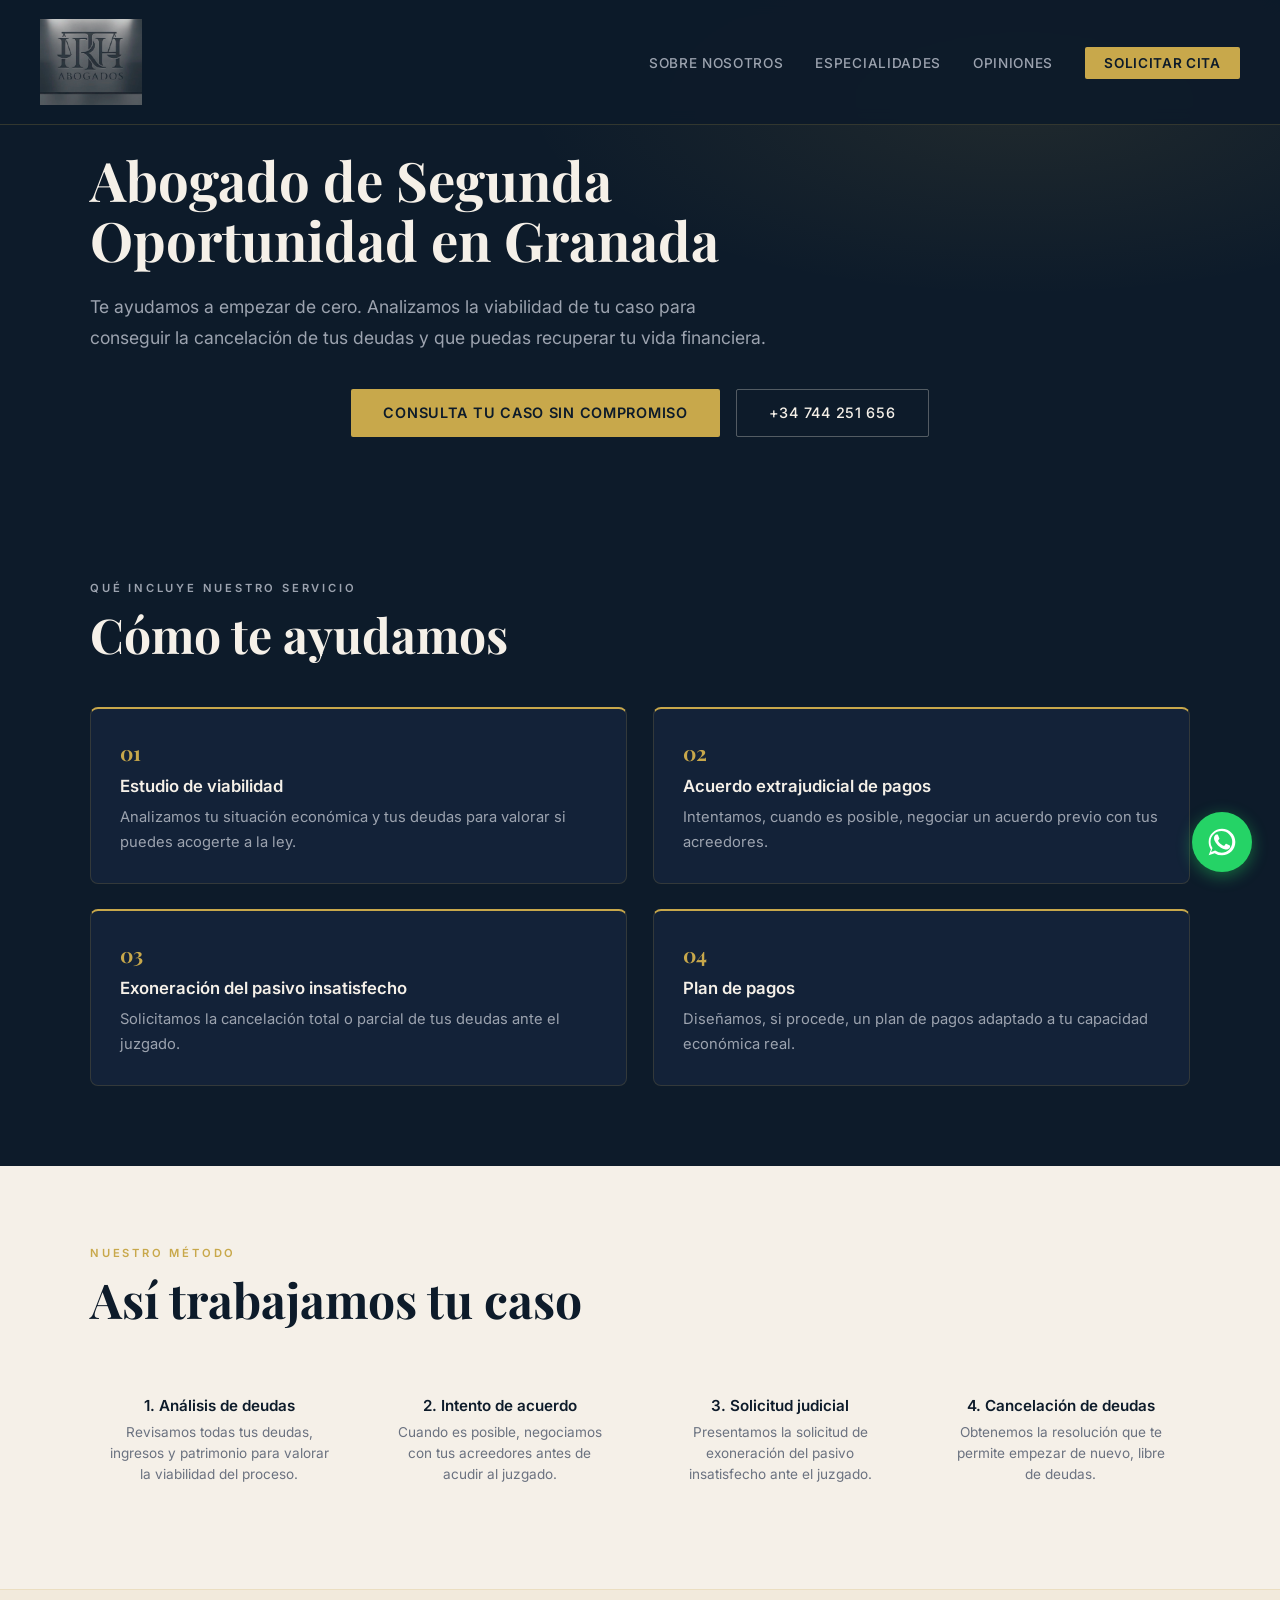
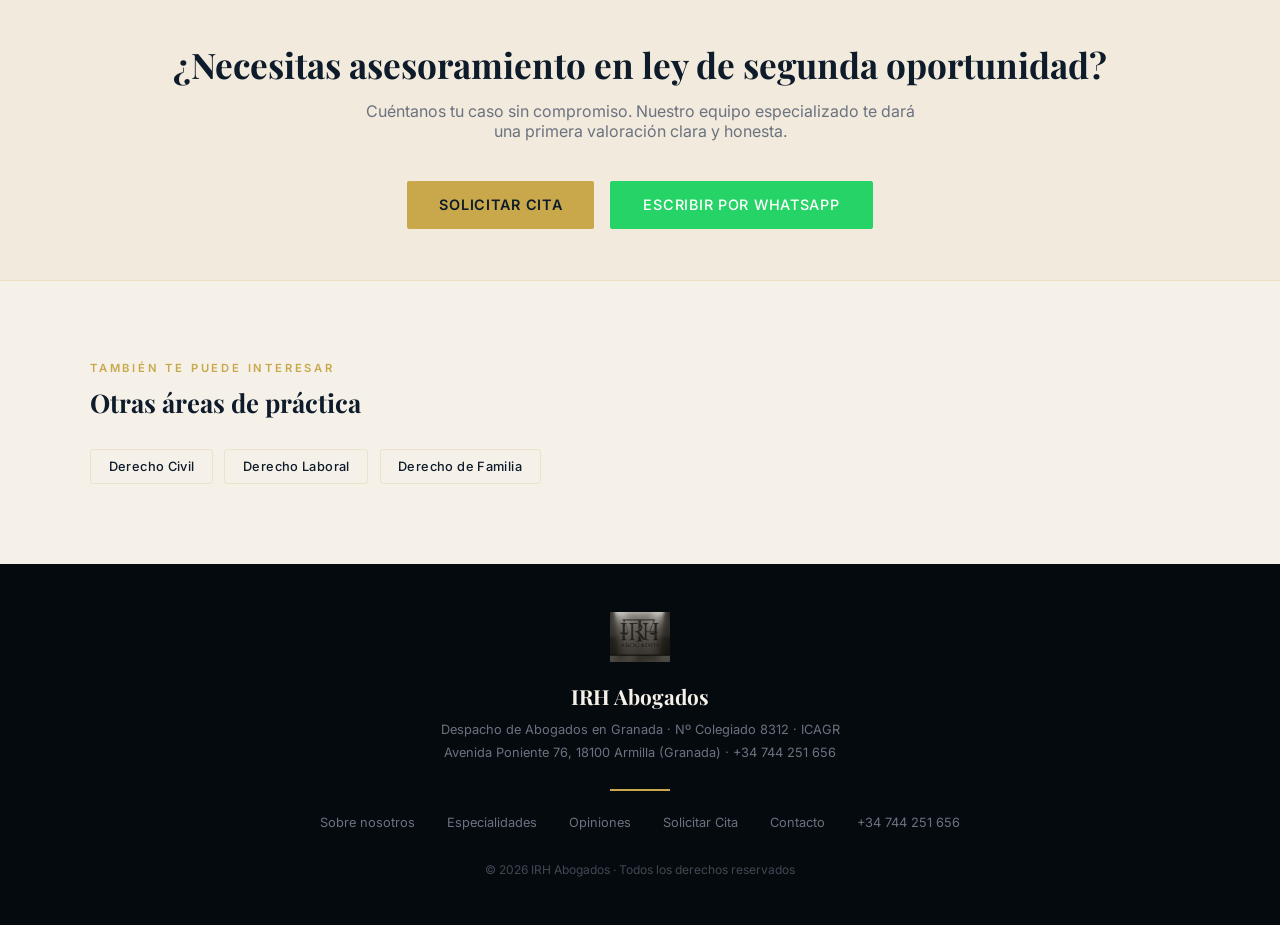
<file: pages/ley-de-segunda-oportunidad.html>
<!DOCTYPE html>
<html lang="es">
<head>
  <meta charset="UTF-8">
  <meta name="viewport" content="width=device-width, initial-scale=1.0">
  <title>Abogado Ley de Segunda Oportunidad en Granada | IRH Abogados</title>
  <meta name="description" content="Abogado especialista en la Ley de Segunda Oportunidad en Granada y Armilla. Cancela tus deudas y recupera tu vida financiera.">
  <meta name="keywords" content="abogado ley segunda oportunidad Granada, abogado cancelacion de deudas Granada, abogado segunda oportunidad Armilla">
  <meta name="robots" content="index, follow">
  <link rel="canonical" href="https://irhabogados.es/pages/ley-de-segunda-oportunidad.html">

  <meta property="og:type" content="website">
  <meta property="og:site_name" content="IRH Abogados">
  <meta property="og:locale" content="es_ES">
  <meta property="og:url" content="https://irhabogados.es/pages/ley-de-segunda-oportunidad.html">
  <meta property="og:title" content="Abogado Ley de Segunda Oportunidad en Granada | IRH Abogados">
  <meta property="og:description" content="Abogado especialista en la Ley de Segunda Oportunidad en Granada y Armilla. Cancela tus deudas y recupera tu vida financiera.">
  <meta property="og:image" content="https://irhabogados.es/fachada-despacho.webp">

  <meta name="twitter:card" content="summary_large_image">
  <meta name="twitter:title" content="Abogado Ley de Segunda Oportunidad en Granada | IRH Abogados">
  <meta name="twitter:description" content="Abogado especialista en la Ley de Segunda Oportunidad en Granada y Armilla. Cancela tus deudas y recupera tu vida financiera.">
  <meta name="twitter:image" content="https://irhabogados.es/fachada-despacho.webp">
  <link rel="preconnect" href="https://fonts.googleapis.com">
  <link href="https://fonts.googleapis.com/css2?family=Playfair+Display:ital,wght@0,400;0,700;0,900;1,400&family=Inter:wght@300;400;500;600&display=swap" rel="stylesheet">
  <link rel="stylesheet" href="../shared.css">
  <style>
    .cta-band .btn-secondary[href*="wa.me"] {
      background: #25D366 !important;
      border-color: #25D366 !important;
      color: #fff !important;
    }
    .cta-band .btn-secondary[href*="wa.me"]:hover {
      background: #1ebe5d !important;
      border-color: #1ebe5d !important;
      color: #fff !important;
    }
    .hero-actions {
      justify-content: center !important;
    }
    .service-hero {
      padding-top: 150px !important;
    }
    @media (max-width: 768px) {
      .service-hero {
        padding-top: 100px !important;
      }
    }
  </style>

  <!-- Datos estructurados (Schema.org) del servicio -->
  <script type="application/ld+json">
{
  "@context": "https://schema.org",
  "@type": "Service",
  "serviceType": "Abogado de Segunda Oportunidad",
  "name": "Abogado de Segunda Oportunidad en Granada",
  "description": "Cancelación de deudas y exoneración del pasivo insatisfecho con un abogado de la Ley de Segunda Oportunidad en Granada y Armilla.",
  "provider": {
    "@type": "Attorney",
    "@id": "https://irhabogados.es/#despacho",
    "name": "Isidro Rodríguez Hitos",
    "telephone": "+34744251656",
    "url": "https://irhabogados.es/"
  },
  "areaServed": [
    {
      "@type": "City",
      "name": "Armilla"
    },
    {
      "@type": "City",
      "name": "Granada"
    },
    {
      "@type": "AdministrativeArea",
      "name": "Provincia de Granada"
    }
  ],
  "url": "https://irhabogados.es/pages/ley-de-segunda-oportunidad.html"
}
  </script>

  <!-- Datos estructurados (Schema.org) de migas de pan -->
  <script type="application/ld+json">
{
  "@context": "https://schema.org",
  "@type": "BreadcrumbList",
  "itemListElement": [
    {
      "@type": "ListItem",
      "position": 1,
      "name": "Inicio",
      "item": "https://irhabogados.es/"
    },
    {
      "@type": "ListItem",
      "position": 2,
      "name": "Abogado de Segunda Oportunidad en Granada",
      "item": "https://irhabogados.es/pages/ley-de-segunda-oportunidad.html"
    }
  ]
}
  </script>
</head>
<body>

<nav>
  <div class="nav-brand">
    <a href="../index.html#hero">
      <img src="../logo.png" class="nav-logo"/>
    </a>
  </div>
  <a href="../index.html#citas" class="nav-mobile-cta" style="display:none;">Solicitar Cita</a>
  <button class="nav-hamburger" id="nav-hamburger" aria-label="Abrir menú">
    <span></span><span></span><span></span>
  </button>
  <ul class="nav-links" id="nav-links">
    <li><a href="../index.html#sobre">Sobre nosotros</a></li>
    <li><a href="../index.html#especialidades">Especialidades</a></li>
    <li><a href="../index.html#opiniones">Opiniones</a></li>
    <li><a href="../index.html#citas" class="nav-cta">Solicitar Cita</a></li>
  </ul>
</nav>


<!-- SERVICE HERO -->
<section class="service-hero" id="hero">
  <div class="container">
    <h1>Abogado de Segunda Oportunidad en Granada</h1>
    <p class="lead">Te ayudamos a empezar de cero. Analizamos la viabilidad de tu caso para conseguir la cancelación de tus deudas y que puedas recuperar tu vida financiera.</p>
    <div class="hero-actions">
      <a href="../index.html#citas" class="btn-primary">Consulta tu caso sin compromiso</a>
      <a href="https://wa.me/34744251656" target="_blank" class="btn-secondary">+34 744 251 656</a>
    </div>
  </div>
</section>

<!-- QUÉ HACEMOS -->
<section class="service-section alt">
  <div class="container">
    <p class="section-eyebrow">Qué incluye nuestro servicio</p>
    <h2 class="section-title">Cómo te ayudamos</h2>
    <div class="service-grid">
        <div class="service-card">
          <span class="num">01</span>
          <h3>Estudio de viabilidad</h3>
          <p>Analizamos tu situación económica y tus deudas para valorar si puedes acogerte a la ley.</p>
        </div>
        <div class="service-card">
          <span class="num">02</span>
          <h3>Acuerdo extrajudicial de pagos</h3>
          <p>Intentamos, cuando es posible, negociar un acuerdo previo con tus acreedores.</p>
        </div>
        <div class="service-card">
          <span class="num">03</span>
          <h3>Exoneración del pasivo insatisfecho</h3>
          <p>Solicitamos la cancelación total o parcial de tus deudas ante el juzgado.</p>
        </div>
        <div class="service-card">
          <span class="num">04</span>
          <h3>Plan de pagos</h3>
          <p>Diseñamos, si procede, un plan de pagos adaptado a tu capacidad económica real.</p>
        </div>
    </div>
  </div>
</section>

<!-- PROCESO -->
<section class="service-section">
  <div class="container">
    <p class="section-eyebrow">Nuestro método</p>
    <h2 class="section-title">Así trabajamos tu caso</h2>
    <div class="process-steps">
      <div class="process-step">
          <h4>1. Análisis de deudas</h4>
          <p>Revisamos todas tus deudas, ingresos y patrimonio para valorar la viabilidad del proceso.</p>
        </div>
      <div class="process-step">
          <h4>2. Intento de acuerdo</h4>
          <p>Cuando es posible, negociamos con tus acreedores antes de acudir al juzgado.</p>
        </div>
      <div class="process-step">
          <h4>3. Solicitud judicial</h4>
          <p>Presentamos la solicitud de exoneración del pasivo insatisfecho ante el juzgado.</p>
        </div>
      <div class="process-step">
          <h4>4. Cancelación de deudas</h4>
          <p>Obtenemos la resolución que te permite empezar de nuevo, libre de deudas.</p>
        </div>
    </div>
  </div>
</section>

<!-- CTA -->
<div class="cta-band">
  <h2>¿Necesitas asesoramiento en ley de segunda oportunidad?</h2>
  <p>Cuéntanos tu caso sin compromiso. Nuestro equipo especializado te dará una primera valoración clara y honesta.</p>
  <div class="hero-actions">
    <a href="../index.html#citas" class="btn-primary">Solicitar cita</a>
    <a href="https://wa.me/34744251656" target="_blank" class="btn-secondary">Escribir por WhatsApp</a>
  </div>
</div>

<!-- OTRAS ÁREAS -->
<section class="service-section">
  <div class="container">
    <p class="section-eyebrow">También te puede interesar</p>
    <h2 class="section-title" style="font-size:1.6rem;">Otras áreas de práctica</h2>
    <div class="related-areas">
      <a href="derecho-civil.html">Derecho Civil</a>
      <a href="derecho-laboral.html">Derecho Laboral</a>
      <a href="derecho-de-familia.html">Derecho de Familia</a>
    </div>
  </div>
</section>

<footer>
<div class="footer-logo-wrap">
  <img src="../logo.png" style="width: 60px; height: auto;">
</div>
  <div class="footer-name">IRH Abogados</div>
  <div class="footer-info">
    Despacho de Abogados en Granada · Nº Colegiado 8312 · ICAGR<br>
    Avenida Poniente 76, 18100 Armilla (Granada) · +34 744 251 656
  </div>
  <div class="footer-divider"></div>
  <div class="footer-links">
    <a href="../index.html#sobre">Sobre nosotros</a>
    <a href="../index.html#especialidades">Especialidades</a>
    <a href="../index.html#opiniones">Opiniones</a>
    <a href="../index.html#citas">Solicitar Cita</a>
    <a href="../index.html#ubicacion">Contacto</a>
    <a href="tel:+34 744251656">+34 744 251 656</a>
  </div>
  <p class="footer-copy">© 2026 IRH Abogados · Todos los derechos reservados</p>
</footer>

<a href="https://wa.me/34744251656" target="_blank" class="whatsapp-float" aria-label="Escribir por WhatsApp">
  <svg viewBox="0 0 24 24" fill="#fff"><path d="M17.472 14.382c-.297-.149-1.758-.867-2.03-.967-.273-.099-.471-.148-.67.15-.197.297-.767.966-.94 1.164-.173.199-.347.223-.644.075-.297-.15-1.255-.463-2.39-1.475-.883-.788-1.48-1.761-1.653-2.059-.173-.297-.018-.458.13-.606.134-.133.298-.347.446-.52.149-.174.198-.298.298-.497.099-.198.05-.371-.025-.52-.075-.149-.669-1.612-.916-2.207-.242-.579-.487-.5-.669-.51-.173-.008-.371-.01-.57-.01-.198 0-.52.074-.792.372-.272.297-1.04 1.016-1.04 2.479 0 1.462 1.065 2.875 1.213 3.074.149.198 2.096 3.2 5.077 4.487.709.306 1.262.489 1.694.625.712.227 1.36.195 1.871.118.571-.085 1.758-.719 2.006-1.413.248-.694.248-1.289.173-1.413-.074-.124-.272-.198-.57-.347z"/><path d="M12.014 2C6.5 2 2 6.475 2 11.949c0 2.1.618 4.048 1.68 5.674L2 22l4.494-1.65a10.02 10.02 0 0 0 5.52 1.628h.005C17.53 21.978 22 17.502 22 11.949 22 6.475 17.53 2 12.014 2zm0 18.06h-.004a8.13 8.13 0 0 1-4.788-1.49l-.343-.204-3.036 1.114 1.016-2.973-.222-.335a8.083 8.083 0 0 1-1.243-4.223c0-4.482 3.652-8.13 8.144-8.13 2.174 0 4.216.85 5.752 2.39a8.083 8.083 0 0 1 2.393 5.75c0 4.483-3.653 8.101-8.135 8.101z"/></svg>
</a>

<script>
  const hamburger = document.getElementById('nav-hamburger');
  const navLinks = document.getElementById('nav-links');
  if (hamburger) {
    hamburger.addEventListener('click', () => {
      navLinks.classList.toggle('open');
      hamburger.classList.toggle('open');
    });
  }
</script>

</body>
</html>
</file>
<file: shared.css>
*, *::before, *::after { box-sizing: border-box; margin: 0; padding: 0; }

    :root {
      --navy: #0D1B2A;
      --navy-mid: #132238;
      --navy-light: #1a2e47;
      --cream: #F5F0E8;
      --gold: #C8A84B;
      --gold-light: #E4C97A;
      --gold-faint: rgba(200,168,75,0.08);
      --gray: #6B7280;
      --gray-light: #9CA3AF;
      --black: #050A0F;
      --white: #FFFFFF;
      --available: #2E7D5C;
      --available-bg: rgba(46,125,92,0.12);
      --booked: rgba(200,168,75,0.08);
      --border: rgba(200,168,75,0.18);
    }

    html { scroll-behavior: smooth; }

    body {
      font-family: 'Inter', sans-serif;
      background: var(--cream);
      color: var(--navy);
      overflow-x: hidden;
    }

    /* NAV */
    nav {
      position: fixed;
      top: 0; left: 0; right: 0;
      z-index: 100;
      padding: 1.2rem 2.5rem;
      display: flex;
      align-items: center;
      justify-content: space-between;
      background: rgba(13, 27, 42, 0.95);
      backdrop-filter: blur(8px);
      border-bottom: 1px solid rgba(200, 168, 75, 0.2);
    }

    .nav-brand {
      display: flex;
      align-items: center;
    }

    .nav-links {
      display: flex;
      gap: 2rem;
      list-style: none;
    }

    .nav-links a {
      color: var(--gray-light);
      text-decoration: none;
      font-size: 0.85rem;
      font-weight: 500;
      letter-spacing: 0.05em;
      text-transform: uppercase;
      transition: color 0.2s;
    }

    .nav-links a:hover { color: var(--gold); }

    .nav-cta {
      background: var(--gold);
      color: var(--navy) !important;
      padding: 0.5rem 1.2rem;
      border-radius: 2px;
      font-weight: 600 !important;
      transition: background 0.2s !important;
    }

    .nav-cta:hover { background: var(--gold-light) !important; color: var(--navy) !important; }

    /* HERO */
    .hero {
      min-height: 100vh;
      background:
        url('https://images.unsplash.com/photo-1589829545856-d10d557cf95f?auto=format&fit=crop&w=1920&q=80')
        center center / cover no-repeat;
      display: flex;
      align-items: center;
      justify-content: center;
      text-align: center;
      position: relative;
      overflow: hidden;
      padding: 6rem 2rem 4rem;
    }

    .hero::before {
      content: '';
      position: absolute;
      top: 0; left: 0; right: 0; bottom: 0;
      background:
        linear-gradient(
          to bottom,
          rgba(5, 10, 15, 0.82) 0%,
          rgba(13, 27, 42, 0.88) 50%,
          rgba(5, 10, 15, 0.90) 100%
        ),
        radial-gradient(ellipse 60% 50% at 50% 0%, rgba(200,168,75,0.10) 0%, transparent 70%),
        radial-gradient(ellipse 40% 40% at 20% 80%, rgba(200,168,75,0.06) 0%, transparent 60%);
    }

    .hero-eyebrow {
      font-size: 1.5rem;
      letter-spacing: 0.25em;
      text-transform: uppercase;
      color: var(--gold);
      font-weight: 500;
      margin-bottom: 1.5rem;
    }

    .hero-title {
      font-family: 'Playfair Display', serif;
      font-size: clamp(3rem, 7vw, 6rem);
      font-weight: 900;
      color: var(--cream);
      line-height: 1.05;
      letter-spacing: -0.02em;
      position: relative;
    }

    .hero-title .first-name {
      display: block;
      font-weight: 400;
      font-style: italic;
      font-size: 0.55em;
      letter-spacing: 0.1em;
      color: var(--gray-light);
      margin-bottom: 0.2em;
    }

    /* Animated signature underline */
    .signature-line {
      display: block;
      width: 0;
      height: 3px;
      background: linear-gradient(90deg, var(--gold), var(--gold-light));
      margin: 0.5rem auto 0;
      animation: signatureDraw 1.4s cubic-bezier(0.4,0,0.2,1) 0.6s forwards;
      border-radius: 2px;
    }

    @keyframes signatureDraw {
      to { width: 100%; }
    }

    .hero-tagline {
      font-family: 'Playfair Display', serif;
      font-style: italic;
      font-weight: 400;
      font-size: clamp(1.1rem, 2.2vw, 1.5rem);
      color: var(--gold-light);
      margin-top: 0.8rem;
      letter-spacing: 0.01em;
    }

    .hero-sub {
      margin-top: 2rem;
      color: var(--gray-light);
      font-size: 1.05rem;
      font-weight: 300;
      max-width: 520px;
      line-height: 1.7;
      text-align: justify;
      margin-left: auto;
      margin-right: auto;
    }

    .hero-badges {
      display: flex;
      gap: 1rem;
      justify-content: center;
      margin-top: 2rem;
      flex-wrap: wrap;
    }

    .badge {
      background: rgba(200,168,75,0.1);
      border: 1px solid rgba(200,168,75,0.3);
      color: var(--gold-light);
      font-size: 0.75rem;
      font-weight: 500;
      letter-spacing: 0.08em;
      padding: 0.4rem 1rem;
      border-radius: 2px;
      text-transform: uppercase;
    }

    .hero-actions {
      display: flex;
      gap: 1rem;
      justify-content: center;
      margin-top: 2.5rem;
      flex-wrap: wrap;
    }

    .btn-primary {
      background: var(--gold);
      color: var(--navy);
      padding: 0.9rem 2rem;
      font-size: 0.9rem;
      font-weight: 600;
      text-decoration: none;
      border-radius: 2px;
      letter-spacing: 0.05em;
      text-transform: uppercase;
      transition: background 0.2s, transform 0.15s;
      display: inline-flex;
      align-items: center;
      gap: 0.5rem;
    }

    .btn-primary:hover {
      background: var(--gold-light);
      transform: translateY(-1px);
    }

    .btn-secondary {
      background: transparent;
      color: var(--cream);
      padding: 0.9rem 2rem;
      font-size: 0.9rem;
      font-weight: 500;
      text-decoration: none;
      border-radius: 2px;
      letter-spacing: 0.05em;
      text-transform: uppercase;
      border: 1px solid rgba(245,240,232,0.3);
      transition: border-color 0.2s, transform 0.15s;
    }

    .btn-secondary:hover {
      border-color: var(--gold);
      color: var(--gold-light);
      transform: translateY(-1px);
    }

    .hero-stats {
      display: flex;
      gap: 3rem;
      justify-content: center;
      margin-top: 4rem;
      padding-top: 3rem;
      border-top: 1px solid rgba(245,240,232,0.1);
      flex-wrap: wrap;
    }

    .stat-item { text-align: center; }

    .stat-num {
      font-family: 'Playfair Display', serif;
      font-size: 2.2rem;
      font-weight: 700;
      color: var(--gold);
      line-height: 1;
    }

    .stat-label {
      font-size: 0.75rem;
      color: var(--gray-light);
      text-transform: uppercase;
      letter-spacing: 0.1em;
      margin-top: 0.3rem;
    }

    .hero-content { position: relative; z-index: 1; max-width: 720px; }

    /* ABOUT */
    .about {
      background: var(--cream);
      padding: 6rem 2rem;
    }

    .container {
      max-width: 1100px;
      margin: 0 auto;
    }

    .section-eyebrow {
      font-size: 0.7rem;
      letter-spacing: 0.25em;
      text-transform: uppercase;
      color: var(--gold);
      font-weight: 600;
      margin-bottom: 0.8rem;
    }

    .section-title {
      font-family: 'Playfair Display', serif;
      font-size: clamp(2rem, 4vw, 3rem);
      font-weight: 700;
      color: var(--navy);
      line-height: 1.15;
    }

    .about-grid {
      display: grid;
      grid-template-columns: 1fr 1fr;
      gap: 5rem;
      align-items: start;
      margin-top: 3.5rem;
    }

    .about-text p {
      color: var(--gray);
      line-height: 1.8;
      margin-bottom: 1.2rem;
      font-size: 1rem;
    }

    .about-values {
      display: grid;
      grid-template-columns: 1fr 1fr;
      gap: 1rem;
      margin-top: 2rem;
    }

    .value-item {
      display: flex;
      align-items: center;
      gap: 0.6rem;
      font-size: 0.9rem;
      font-weight: 500;
      color: var(--navy);
    }

    .value-dot {
      width: 8px; height: 8px;
      background: var(--gold);
      border-radius: 50%;
      flex-shrink: 0;
    }

    .about-contact-card {
      background: var(--navy);
      padding: 2.5rem;
      border-radius: 4px;
      position: sticky;
      top: 5rem;
    }

    .contact-label {
      font-size: 0.7rem;
      letter-spacing: 0.2em;
      text-transform: uppercase;
      color: var(--gold);
      font-weight: 600;
      margin-bottom: 1.5rem;
    }

    .contact-info-row {
      display: flex;
      align-items: center;
      gap: 0.8rem;
      margin-bottom: 1rem;
      color: var(--cream);
      font-size: 0.9rem;
    }

    .contact-icon {
      width: 36px; height: 36px;
      background: rgba(200,168,75,0.15);
      border-radius: 2px;
      display: flex;
      align-items: center;
      justify-content: center;
      flex-shrink: 0;
      font-size: 1rem;
    }

    .contact-info-row a {
      color: var(--cream);
      text-decoration: none;
      transition: color 0.2s;
    }

    .contact-info-row a:hover { color: var(--gold-light); }

    .colegiado-badge {
      margin-top: 1.5rem;
      padding-top: 1.5rem;
      border-top: 1px solid rgba(245,240,232,0.1);
      font-size: 0.8rem;
      color: var(--gray-light);
      line-height: 1.6;
    }

    .colegiado-badge strong { color: var(--gold-light); }

    .btn-contact-card {
      display: block;
      text-align: center;
      background: var(--gold);
      color: var(--navy);
      padding: 0.85rem;
      font-size: 0.85rem;
      font-weight: 700;
      text-decoration: none;
      border-radius: 2px;
      margin-top: 1.8rem;
      letter-spacing: 0.05em;
      text-transform: uppercase;
      transition: background 0.2s;
    }

    .btn-contact-card:hover { background: var(--gold-light); }

    /* SPECIALTIES */
    .specialties {
      background: var(--navy);
      padding: 6rem 2rem;
    }

    .specialties .section-title { color: var(--cream); }
    .specialties .section-eyebrow { color: var(--gold); }

    .specialties-intro {
      color: var(--gray-light);
      max-width: 1300px;
      line-height: 1.7;
      margin-top: 1rem;
    }

    .spec-grid {
      display: grid;
      grid-template-columns: repeat(auto-fill, minmax(200px, 1fr));
      gap: 1px;
      margin-top: 3.5rem;
      background: rgba(245,240,232,0.07);
      border: 1px solid rgba(245,240,232,0.07);
    }

    .spec-item {
      background: var(--navy-mid);
      padding: 2rem 1.5rem;
      text-align: center;
      transition: background 0.2s;
      cursor: default;
    }

    .spec-item:hover {
      background: rgba(200,168,75,0.08);
    }

    .spec-icon {
      font-size: 1.5rem;
      display: block;
      margin-bottom: 0.75rem;
    }

    .spec-name {
      color: var(--cream);
      font-size: 0.85rem;
      font-weight: 500;
      letter-spacing: 0.03em;
    }

    .spec-item.primary .spec-name {
      color: var(--gold-light);
      font-weight: 600;
    }

    .spec-tag {
      display: inline-block;
      margin-top: 0.5rem;
      font-size: 0.65rem;
      letter-spacing: 0.1em;
      text-transform: uppercase;
      color: var(--gold);
      font-weight: 500;
    }

    /* REVIEWS */
    .reviews {
      background: var(--cream);
      padding: 6rem 2rem;
    }

    .reviews-header {
      display: flex;
      justify-content: space-between;
      align-items: flex-end;
      margin-bottom: 3rem;
      flex-wrap: wrap;
      gap: 1.5rem;
    }

    .rating-summary {
      display: flex;
      align-items: center;
      gap: 1rem;
    }

    .rating-big {
      font-family: 'Playfair Display', serif;
      font-size: 3.5rem;
      font-weight: 700;
      color: var(--navy);
      line-height: 1;
    }

    .rating-details .stars { color: var(--gold); font-size: 1.1rem; letter-spacing: 0.1em; }
    .rating-details .count { font-size: 0.8rem; color: var(--gray); margin-top: 0.2rem; }

    .reviews-grid {
      display: grid;
      grid-template-columns: repeat(auto-fill, minmax(300px, 1fr));
      gap: 1.5rem;
    }

    .review-card {
      background: var(--white);
      padding: 2rem;
      border-radius: 4px;
      border: 1px solid rgba(13,27,42,0.08);
      transition: box-shadow 0.2s, transform 0.2s;
    }

    .review-card:hover {
      box-shadow: 0 8px 32px rgba(13,27,42,0.08);
      transform: translateY(-2px);
    }

    .review-stars { color: var(--gold); font-size: 0.9rem; letter-spacing: 0.1em; }

    .review-text {
      color: var(--gray);
      font-size: 0.9rem;
      line-height: 1.7;
      margin: 0.8rem 0 1.2rem;
      font-style: italic;
    }

    .review-text::before { content: '"'; }
    .review-text::after { content: '"'; }

    .review-meta {
      display: flex;
      justify-content: space-between;
      align-items: center;
    }

    .reviewer-name {
      font-size: 0.85rem;
      font-weight: 600;
      color: var(--navy);
    }

    .review-spec {
      font-size: 0.75rem;
      color: var(--gold);
      font-weight: 500;
    }

    .review-date {
      font-size: 0.75rem;
      color: var(--gray-light);
    }

    /* HOW */
    .how {
      background: #0D1B2A;
      padding: 6rem 2rem;
    }

    .how .section-title { color: var(--cream); }

    .how-steps {
      display: grid;
      grid-template-columns: repeat(3, 1fr);
      gap: 2rem;
      margin-top: 3.5rem;
    }

    .step {
      padding: 2.5rem 2rem;
      border: 1px solid rgba(200,168,75,0.2);
      border-radius: 4px;
      position: relative;
      overflow: hidden;
      transition:
        transform 0.35s cubic-bezier(0.25, 0.46, 0.45, 0.94),
        border-color 0.35s ease,
        box-shadow 0.35s ease,
        background 0.35s ease;
    }

    .step::after {
      content: '';
      position: absolute;
      bottom: 0;
      left: 0;
      width: 0%;
      height: 2px;
      background: linear-gradient(90deg, var(--gold), var(--gold-light));
      transition: width 0.45s cubic-bezier(0.25, 0.46, 0.45, 0.94);
    }

    .step:hover {
      transform: translateY(-6px);
      border-color: rgba(200,168,75,0.55);
      box-shadow: 0 16px 40px rgba(0,0,0,0.35), 0 4px 12px rgba(200,168,75,0.08);
      background: rgba(200,168,75,0.04);
    }

    .step:hover::after {
      width: 100%;
    }

    .step-num {
      font-family: 'Playfair Display', serif;
      font-size: 3.5rem;
      font-weight: 700;
      color: rgba(200,168,75,0.15);
      line-height: 1;
      position: absolute;
      top: 1.5rem;
      right: 1.5rem;
      transition: color 0.35s ease, transform 0.35s ease;
    }

    .step:hover .step-num {
      color: rgba(200,168,75,0.32);
      transform: scale(1.08) translateY(-2px);
    }

    .step-title {
      font-family: 'Playfair Display', serif;
      font-size: 1.2rem;
      font-weight: 700;
      color: var(--cream);
      margin-bottom: 0.75rem;
      transition: color 0.3s ease;
    }

    .step:hover .step-title {
      color: var(--gold-light);
    }

    .step-desc {
      color: var(--gray-light);
      font-size: 0.9rem;
      line-height: 1.7;
      transition: color 0.3s ease;
    }

    .step:hover .step-desc {
      color: #c8cdd4;
    }

    /* CONTACT FORM */
    .contact {
      background: var(--cream);
      padding: 6rem 2rem;
    }

    .contact-inner {
      display: grid;
      grid-template-columns: 1fr 1.1fr;
      gap: 5rem;
      align-items: start;
    }

    .contact-side p {
      color: var(--gray);
      line-height: 1.7;
      margin-top: 1rem;
      font-size: 0.95rem;
    }

    .contact-detail {
      margin-top: 2rem;
    }

    .contact-detail-item {
      display: flex;
      align-items: flex-start;
      gap: 1rem;
      margin-bottom: 1.5rem;
    }

    .cd-icon {
      width: 42px; height: 42px;
      background: var(--navy);
      display: flex;
      align-items: center;
      justify-content: center;
      border-radius: 2px;
      font-size: 1.1rem;
      flex-shrink: 0;
    }

    .cd-label {
      font-size: 0.7rem;
      letter-spacing: 0.15em;
      text-transform: uppercase;
      color: var(--gold);
      font-weight: 600;
    }

    .cd-value {
      font-size: 0.95rem;
      color: var(--navy);
      font-weight: 500;
      margin-top: 0.2rem;
    }

    .cd-value a {
      color: var(--navy);
      text-decoration: none;
      transition: color 0.2s;
    }

    .cd-value a:hover { color: var(--gold); }

    /* Form */
    .form-card {
      background: var(--navy);
      padding: 3rem;
      border-radius: 4px;
    }

    .form-title {
      font-family: 'Playfair Display', serif;
      font-size: 1.5rem;
      font-weight: 700;
      color: var(--cream);
      margin-bottom: 0.5rem;
    }

    .form-subtitle {
      color: var(--gray-light);
      font-size: 0.85rem;
      margin-bottom: 2rem;
    }

    .form-group {
      margin-bottom: 1.2rem;
    }

    .form-group label {
      display: block;
      font-size: 0.75rem;
      font-weight: 600;
      letter-spacing: 0.1em;
      text-transform: uppercase;
      color: var(--gray-light);
      margin-bottom: 0.4rem;
    }

    .form-group input,
    .form-group select,
    .form-group textarea {
      width: 100%;
      background: rgba(245,240,232,0.06);
      border: 1px solid rgba(245,240,232,0.12);
      border-radius: 2px;
      padding: 0.75rem 1rem;
      color: var(--cream);
      font-family: 'Inter', sans-serif;
      font-size: 0.9rem;
      transition: border-color 0.2s;
      outline: none;
    }

    .form-group select option { background: var(--navy); color: var(--cream); }

    .form-group input:focus,
    .form-group select:focus,
    .form-group textarea:focus {
      border-color: var(--gold);
    }

    .form-group textarea {
      resize: vertical;
      min-height: 100px;
    }

    .form-row {
      display: grid;
      grid-template-columns: 1fr 1fr;
      gap: 1rem;
    }

    .form-submit {
      width: 100%;
      background: var(--gold);
      color: var(--navy);
      padding: 0.95rem;
      font-size: 0.9rem;
      font-weight: 700;
      letter-spacing: 0.08em;
      text-transform: uppercase;
      border: none;
      border-radius: 2px;
      cursor: pointer;
      margin-top: 0.5rem;
      transition: background 0.2s;
    }

    .form-submit:hover { background: var(--gold-light); }

    .form-note {
      margin-top: 1rem;
      font-size: 0.75rem;
      color: var(--gray-light);
      text-align: center;
      line-height: 1.5;
    }

    /* FOOTER */
    footer {
      background: var(--black);
      padding: 3rem 2rem;
      text-align: center;
    }

    .footer-name {
      font-family: 'Playfair Display', serif;
      font-size: 1.3rem;
      font-weight: 700;
      color: var(--cream);
      margin-bottom: 0.5rem;
    }

    .footer-info {
      color: var(--gray);
      font-size: 0.8rem;
      line-height: 1.8;
    }

    .footer-divider {
      width: 60px;
      height: 2px;
      background: var(--gold);
      margin: 1.5rem auto;
    }

    .footer-links {
      display: flex;
      gap: 2rem;
      justify-content: center;
      flex-wrap: wrap;
      margin-top: 1.5rem;
    }

    .footer-links a {
      color: var(--gray);
      text-decoration: none;
      font-size: 0.8rem;
      transition: color 0.2s;
    }

    .footer-links a:hover { color: var(--gold); }

    .footer-copy {
      margin-top: 2rem;
      font-size: 0.75rem;
      color: rgba(107,114,128,0.6);
    }


    .about-photo-wrap {
      margin-bottom: 1.5rem;
      border-radius: 4px;
      overflow: hidden;
      position: relative;
    }
    .about-photo {
      width: 100%;
      display: block;
      object-fit: cover;
      object-position: center top;
      max-height: 710px;
      border-radius: 4px;
      filter: grayscale(8%);
    }

    .nav-logo {
      height: 86px;
      width: auto;
      display: block;
      background: none;
      mix-blend-mode: screen;
    }
    .footer-logo-wrap {
      margin-bottom: 1rem;
    }
    .footer-logo {
      height: 260px;
      width: auto;
      display: inline-block;
      background: none;
      mix-blend-mode: screen;
    }

    /* BRAND BANNER */
    .brand-banner {
      width: 100%;
      background: #0a1525;
      line-height: 0;
      display: flex;
      justify-content: center;
      align-items: center;
      padding: 3rem 2rem;
    }
    .brand-banner-img {
      max-width: 900px;
      width: 100%;
      display: block;
      height: auto;
      object-fit: contain;
    }



  /* ── HAMBURGUESA ── */
  .nav-hamburger {
    display: none;
  }

  /* Responsive — Mobile */
  /* ═══════════════════════════════════════════════
     RESPONSIVE — MÓVIL (≤768px)
     ═══════════════════════════════════════════════ */
  @media (max-width: 768px) {
    html, body { overflow-x: hidden; }

    .spec-cards-grid {
      grid-template-columns: repeat(2, 1fr) !important;
    }

    /* ── NAV ── */
    nav {
      display: grid;
      grid-template-columns: auto 1fr auto auto;
      align-items: center;
      gap: 0.5rem;
      padding: 0.75rem 1rem;
      min-height: 60px;
    }

    .nav-brand { grid-column: 1; }

    .nav-logo { height: 50px; }

    .nav-links { display: none; }

    .nav-mobile-cta {
      grid-column: 3;
      display: inline-flex !important;
      align-items: center;
      gap: 0.4rem;
      background: var(--gold);
      color: var(--navy);
      padding: 0.45rem 0.85rem;
      border-radius: 2px;
      font-size: 0.75rem;
      font-weight: 700;
      text-decoration: none;
      letter-spacing: 0.04em;
      white-space: nowrap;
      flex-shrink: 0;
    }

    .nav-hamburger {
      grid-column: 4;
      display: flex;
      flex-direction: column;
      justify-content: center;
      gap: 5px;
      width: 36px;
      height: 36px;
      background: transparent;
      border: 1px solid rgba(200,168,75,0.3);
      border-radius: 4px;
      cursor: pointer;
      padding: 6px;
      flex-shrink: 0;
    }

    .nav-hamburger span {
      display: block;
      height: 2px;
      background: var(--gold);
      border-radius: 2px;
      transition: transform 0.3s, opacity 0.3s;
      transform-origin: center;
    }

    .nav-hamburger.open span:nth-child(1) { transform: translateY(7px) rotate(45deg); }
    .nav-hamburger.open span:nth-child(2) { opacity: 0; }
    .nav-hamburger.open span:nth-child(3) { transform: translateY(-7px) rotate(-45deg); }

    .nav-links {
      position: fixed;
      top: 60px; left: 0; right: 0;
      background: rgba(13, 27, 42, 0.98);
      backdrop-filter: blur(12px);
      flex-direction: column;
      padding: 1.5rem 1.5rem 2rem;
      gap: 0;
      border-bottom: 1px solid rgba(200,168,75,0.2);
      z-index: 99;
      list-style: none;
    }

    .nav-links.open { display: flex; }

    .nav-links a {
      display: block;
      padding: 1rem 0;
      font-size: 1rem;
      border-bottom: 1px solid rgba(200,168,75,0.08);
      letter-spacing: 0.05em;
    }

    .nav-links li:last-child { display: none; }

    /* ── HERO ── */
    .hero {
      padding: 5.5rem 1.2rem 3rem;
      min-height: 100svh;
      align-items: flex-start;
      padding-top: 5.5rem;
    }
    .hero-content { max-width: 100%; width: 100%; }
    .hero-eyebrow {
      font-size: 0.72rem;
      letter-spacing: 0.1em;
      margin-bottom: 0.8rem;
      line-height: 1.5;
    }
    .hero-title { font-size: clamp(2rem, 9vw, 3rem); line-height: 1.1; }
    .hero-sub {
      font-size: 0.88rem;
      margin-top: 1rem;
      text-align: left;
    }
    .hero-badges { gap: 0.4rem; margin-top: 1.2rem; }
    .badge { font-size: 0.62rem; padding: 0.3rem 0.65rem; }
    .hero-actions {
      flex-direction: column;
      align-items: stretch;
      gap: 0.6rem;
      margin-top: 1.8rem;
    }
    .btn-primary, .btn-secondary {
      width: 100%;
      max-width: 100%;
      justify-content: center;
      text-align: center;
      padding: 0.85rem 1.5rem;
      font-size: 0.85rem;
    }
    .hero-stats {
      gap: 1rem;
      padding-top: 1.8rem;
      margin-top: 2rem;
      justify-content: space-around;
    }
    .stat-num { font-size: 1.6rem; }
    .stat-label { font-size: 0.62rem; }

      /* ── SOBRE MÍ (ABOUT) ── */
      .about { padding: 3rem 1.2rem; }
      .about-grid {
        grid-template-columns: 1fr;
        gap: 2rem;
      }
      .about-contact-card {
        position: static;
        padding: 1.8rem 1.4rem;
      }
      .about-values { grid-template-columns: 1fr 1fr; gap: 0.7rem; }
      .about-photo { max-height: 260px; object-position: center top; }
      .about-photo-wrap { margin-bottom: 1rem; }

      /* ── ESPECIALIDADES ── */
      .specialties { padding: 3rem 1.2rem; }
      .specialties-intro { font-size: 0.88rem; }
      .spec-grid {
        grid-template-columns: repeat(2, 1fr);
        gap: 1px;
      }
      .spec-item { padding: 1.5rem 1rem; }

      /* ── OPINIONES (REVIEWS) ── */
      .reviews { padding: 3rem 1.2rem; }
      .reviews-header {
        flex-direction: column;
        align-items: flex-start;
        gap: 1rem;
        margin-bottom: 2rem;
      }
      .rating-summary { gap: 0.8rem; }
      .rating-big { font-size: 2.2rem; }
      .reviews-grid { grid-template-columns: 1fr; gap: 1rem; }
      .review-card { padding: 1.5rem; }
      .review-meta { flex-direction: column; align-items: flex-start; gap: 0.3rem; }

      /* ── CÓMO FUNCIONA (HOW) ── */
      .how { padding: 3rem 1.2rem; }
      .how-steps {
        grid-template-columns: 1fr;
        gap: 1rem;
      }
      .step { padding: 1.6rem 1.2rem; }
      .step-num { font-size: 2.5rem; top: 1rem; right: 1rem; }

      /* ── CONTACTO ── */
      .contact { padding: 3rem 1.2rem; }
      .contact-inner {
        grid-template-columns: 1fr;
        gap: 2rem;
      }
      .form-card { padding: 1.6rem 1.2rem; }
      .form-row { grid-template-columns: 1fr; }
      .contact-detail-item { gap: 0.8rem; }
      .cd-icon { width: 36px; height: 36px; font-size: 0.9rem; }

      /* ── MAPA ── */
      .map-header { padding: 2.5rem 1.2rem 1.5rem; }
      .map-address-text { font-size: 0.88rem; }
      .map-pin-card {
        position: static;
        max-width: 100%;
        border-radius: 0;
        border-left: none;
        border-right: none;
        padding: 1rem 1.2rem;
      }

      /* ── FOOTER ── */
      .footer-logo { height: 120px; }
      .footer-links { gap: 0.8rem; font-size: 0.75rem; }
      .footer-info { font-size: 0.75rem; line-height: 1.7; }
      .footer-name { font-size: 1.1rem; }

      /* ── TIPOGRAFÍA GLOBAL ── */
      .section-title { font-size: clamp(1.5rem, 6vw, 2.2rem); }
      .section-eyebrow { font-size: 0.65rem; }

      /* ── BRAND BANNER ── */
      .brand-banner { padding: 2rem 1.2rem; }
    }

    /* ═══════════════════════════════════════════════
       RESPONSIVE — MÓVIL PEQUEÑO (≤480px)
       ═══════════════════════════════════════════════ */
    @media (max-width: 480px) {
      /* NAV */
      nav { padding: 0.6rem 0.9rem; }
      .nav-logo { height: 34px; }
      .nav-mobile-cta {
        font-size: 0.7rem;
        padding: 0.4rem 0.7rem;
      }

      /* HERO */
      .hero { padding: 5rem 1rem 2.5rem; }
      .hero-eyebrow { font-size: 0.65rem; }
      .hero-title { font-size: clamp(1.8rem, 8vw, 2.4rem); }
      .hero-sub { font-size: 0.82rem; }
      .hero-stats { gap: 0.6rem; }
      .stat-num { font-size: 1.4rem; }
      .hero-badges { justify-content: flex-start; }

      /* ABOUT */
      .about { padding: 2.5rem 1rem; }
      .about-contact-card { padding: 1.4rem 1rem; }
      .about-values { grid-template-columns: 1fr; }
      .contact-info-row { font-size: 0.85rem; }

      /* SPECIALTIES */
      .specialties { padding: 2.5rem 1rem; }
      .spec-grid { grid-template-columns: repeat(2, 1fr); }
      .spec-item { padding: 1.2rem 0.8rem; }
      .spec-icon { font-size: 1.2rem; }
      .spec-name { font-size: 0.78rem; }

      /* REVIEWS */
      .reviews { padding: 2.5rem 1rem; }
      .review-card { padding: 1.2rem; }
      .review-text { font-size: 0.85rem; }
      .rating-big { font-size: 2rem; }

      /* HOW */
      .how { padding: 2.5rem 1rem; }
      .step { padding: 1.4rem 1rem; }
      .step-title { font-size: 1.05rem; }
      .step-desc { font-size: 0.85rem; }

      /* CONTACT */
      .contact { padding: 2.5rem 1rem; }
      .form-card { padding: 1.3rem 1rem; }
      .form-group label { font-size: 0.7rem; }
      .form-group input,
      .form-group select,
      .form-group textarea { font-size: 0.85rem; padding: 0.65rem 0.85rem; }
      .form-submit { font-size: 0.85rem; padding: 0.85rem; }

      /* SECTION TYPOGRAPHY */
      .section-title { font-size: clamp(1.4rem, 7vw, 2rem); }

      /* FOOTER */
      .footer-logo { height: 100px; }
      .footer-links { gap: 0.6rem; }
    }

    /* ═══════════════════════════════════════════════
       RESPONSIVE — MÓVIL MUY PEQUEÑO (≤400px)
       ═══════════════════════════════════════════════ */
    @media (max-width: 400px) {
      .spec-grid { grid-template-columns: 1fr; }
      .hero-title { font-size: 1.8rem; }
      .hero-eyebrow { font-size: 0.6rem; letter-spacing: 0.08em; }
      .about-values { grid-template-columns: 1fr; }
    }

    @media (prefers-reduced-motion: reduce) {
      .signature-line { animation: none; width: 100%; }
    }

    /* MAP */
    .map-section { background: var(--navy); }
    .map-header { padding: 4rem 2rem 2rem; }
    .map-address-text { color: var(--gray-light); margin-top: 0.5rem; font-size: 0.95rem; }
    .map-wrapper { position: relative; }
    .map-pin-card {
      position: absolute;
      top: 1.5rem; left: 1.5rem;
      background: var(--navy);
      border: 1px solid rgba(200,168,75,0.3);
      border-radius: 4px;
      padding: 1.2rem 1.5rem;
      display: flex;
      align-items: center;
      gap: 1rem;
      z-index: 10;
      max-width: 340px;
      box-shadow: 0 4px 24px rgba(0,0,0,0.3);
    }
    .pin-icon { font-size: 1.5rem; flex-shrink:0; }
    .pin-info { display:flex; flex-direction:column; gap:0.15rem; }
    .pin-info strong { color: var(--cream); font-size:0.9rem; }
    .pin-info span { color: var(--gray-light); font-size:0.8rem; }
    .pin-directions {
      display:inline-block;
      margin-top:0.5rem;
      font-size:0.75rem;
      font-weight:600;
      color:var(--gold);
      text-decoration:none;
      letter-spacing:0.05em;
      white-space:nowrap;
    }
    .pin-directions:hover { color: var(--gold-light); }
    @media (max-width: 600px) {
      .map-pin-card {
        position: static;
        max-width: 100%;
        border-radius: 0;
        border-top: none;
        padding: 1rem 1.2rem;
      }
    }


    /* ── SECCIÓN CITAS ── */
    .booking-section {
      background: var(--navy);
      padding: 6rem 2rem;
    }

    .booking-section .section-eyebrow { color: var(--gold); }
    .booking-section .section-title { color: var(--cream); }
    .booking-section-inner { max-width: 1100px; margin: 0 auto; }
    .booking-section-header { text-align: center; margin-bottom: 3rem; }
    .booking-section-subtitle { color: var(--gray-light); font-size: 0.95rem; font-weight: 300; margin-top: 0.8rem; }

    .booking-stepper { display: flex; align-items: center; justify-content: center; margin-bottom: 3rem; }
    .bk-step-item { display: flex; align-items: center; gap: 0.6rem; }
    .bk-step-num { width: 32px; height: 32px; border-radius: 50%; border: 2px solid rgba(200,168,75,0.3); display: flex; align-items: center; justify-content: center; font-size: 0.75rem; font-weight: 700; color: var(--gray-light); transition: all 0.3s; flex-shrink: 0; }
    .bk-step-item.active .bk-step-num { background: var(--gold); border-color: var(--gold); color: var(--navy); }
    .bk-step-item.done .bk-step-num { background: var(--available); border-color: var(--available); color: #fff; }
    .bk-step-label { font-size: 0.75rem; font-weight: 500; color: var(--gray-light); letter-spacing: 0.05em; text-transform: uppercase; white-space: nowrap; display: none; }
    .bk-step-item.active .bk-step-label, .bk-step-item.done .bk-step-label { display: block; }
    .bk-step-item.active .bk-step-label { color: var(--gold); }
    .bk-step-item.done .bk-step-label { color: var(--available); }
    .bk-step-connector { width: 40px; height: 1px; background: rgba(200,168,75,0.2); margin: 0 0.5rem; }

    .bk-grid { display: grid; grid-template-columns: 1fr 340px; gap: 2rem; align-items: start; }

    .cal-panel { background: var(--navy-mid); border: 1px solid var(--border); border-radius: 8px; overflow: hidden; }
    .cal-hdr { display: flex; align-items: center; justify-content: space-between; padding: 1.4rem 1.8rem; border-bottom: 1px solid var(--border); }
    .cal-month-lbl { font-family: 'Playfair Display', serif; font-size: 1.3rem; font-weight: 700; color: var(--cream); }
    .cal-month-lbl span { color: var(--gold); }
    .cal-nav-grp { display: flex; gap: 0.5rem; }
    .cal-nav-b { width: 34px; height: 34px; border: 1px solid var(--border); background: transparent; border-radius: 4px; color: var(--gray-light); cursor: pointer; display: flex; align-items: center; justify-content: center; transition: all 0.2s; font-size: 1rem; }
    .cal-nav-b:hover { background: var(--gold-faint); border-color: var(--gold); color: var(--gold); }
    .cal-leg { display: flex; gap: 1.5rem; padding: 0.8rem 1.8rem; border-bottom: 1px solid var(--border); flex-wrap: wrap; }
    .cal-leg-item { display: flex; align-items: center; gap: 0.4rem; font-size: 0.72rem; color: var(--gray-light); letter-spacing: 0.04em; }
    .cal-leg-dot { width: 10px; height: 10px; border-radius: 2px; }
    .cal-days-hdr { display: grid; grid-template-columns: repeat(7, 1fr); padding: 0.6rem 1rem; border-bottom: 1px solid rgba(200,168,75,0.08); }
    .cal-day-nm { text-align: center; font-size: 0.68rem; font-weight: 600; color: var(--gray-light); letter-spacing: 0.1em; text-transform: uppercase; padding: 0.4rem 0; }
    .cal-body { display: grid; grid-template-columns: repeat(7, 1fr); gap: 4px; padding: 1rem; }
    .cal-cell { aspect-ratio: 1; border-radius: 6px; display: flex; flex-direction: column; align-items: center; justify-content: center; gap: 3px; cursor: pointer; transition: all 0.18s; border: 1px solid transparent; min-height: 48px; }
    .cal-cell.empty { cursor: default; }
    .cal-cell.past { opacity: 0.3; cursor: not-allowed; }
    .cal-cell.has-slots { border-color: rgba(46,125,92,0.25); background: rgba(46,125,92,0.07); }
    .cal-cell.has-slots:hover { border-color: var(--available); background: rgba(46,125,92,0.18); transform: translateY(-1px); }
    .cal-cell.no-slots { opacity: 0.45; cursor: not-allowed; }
    .cal-cell.selected { border-color: var(--gold) !important; background: rgba(200,168,75,0.15) !important; transform: translateY(-1px); }
    .cal-cell.today .cell-num::after { content: ''; display: block; width: 4px; height: 4px; background: var(--gold); border-radius: 50%; margin: 2px auto 0; }
    .cell-num { font-size: 0.9rem; font-weight: 500; color: var(--cream); line-height: 1; }
    .cal-cell.selected .cell-num { color: var(--gold); font-weight: 700; }
    .cal-cell.past .cell-num { color: var(--gray-light); }
    .cell-slots { font-size: 0.58rem; font-weight: 700; letter-spacing: 0.04em; color: var(--available); }
    .cal-cell.no-slots .cell-slots { color: var(--gray-light); }
    .cal-cell.selected .cell-slots { color: var(--gold-light); }

    .bk-time-panel { padding: 1.4rem 1.8rem; border-top: 1px solid var(--border); display: none; }
    .bk-time-panel.visible { display: block; }
    .bk-time-title { font-size: 0.72rem; letter-spacing: 0.15em; text-transform: uppercase; color: var(--gold); font-weight: 600; margin-bottom: 1rem; }
    .bk-time-grid { display: grid; grid-template-columns: repeat(3, 1fr); gap: 0.5rem; }
    .bk-time-slot { padding: 0.6rem 0.4rem; border-radius: 5px; border: 1px solid rgba(46,125,92,0.3); background: rgba(46,125,92,0.06); text-align: center; cursor: pointer; transition: all 0.18s; font-size: 0.82rem; font-weight: 500; color: var(--cream); }
    .bk-time-slot:hover { border-color: var(--available); background: rgba(46,125,92,0.2); }
    .bk-time-slot.selected { border-color: var(--gold); background: rgba(200,168,75,0.18); color: var(--gold); font-weight: 700; }
    .bk-time-slot.booked { border-color: rgba(255,255,255,0.06); background: transparent; color: var(--gray); cursor: not-allowed; text-decoration: line-through; opacity: 0.4; }

    .bk-sidebar { display: flex; flex-direction: column; gap: 1.2rem; }
    .bk-panel { background: var(--navy-mid); border: 1px solid var(--border); border-radius: 8px; padding: 1.4rem; }
    .bk-panel-title { font-size: 0.7rem; letter-spacing: 0.2em; text-transform: uppercase; color: var(--gold); font-weight: 600; margin-bottom: 1rem; }
    .bk-type-options { display: flex; flex-direction: column; gap: 0.5rem; }
    .bk-type-opt { display: flex; align-items: center; gap: 0.9rem; padding: 0.85rem 1rem; border-radius: 6px; border: 1px solid rgba(200,168,75,0.15); background: transparent; cursor: pointer; transition: all 0.2s; text-align: left; width: 100%; }
    .bk-type-opt:hover { border-color: rgba(200,168,75,0.4); background: var(--gold-faint); }
    .bk-type-opt.selected { border-color: var(--gold); background: rgba(200,168,75,0.1); }
    .bk-type-ico { font-size: 1.3rem; flex-shrink: 0; }
    .bk-type-nm { font-size: 0.88rem; font-weight: 600; color: var(--cream); display: block; }
    .bk-type-opt.selected .bk-type-nm { color: var(--gold); }
    .bk-type-dt { font-size: 0.72rem; color: var(--gray-light); margin-top: 0.15rem; }
    .bk-sum-row { display: flex; justify-content: space-between; align-items: center; padding: 0.55rem 0; border-bottom: 1px solid rgba(200,168,75,0.08); font-size: 0.83rem; }
    .bk-sum-row:last-child { border-bottom: none; }
    .bk-sum-label { color: var(--gray-light); }
    .bk-sum-value { color: var(--cream); font-weight: 600; text-align: right; }
    .bk-sum-value.empty { color: var(--gray); font-weight: 400; font-style: italic; }
    .bk-sum-value.gold { color: var(--gold); }
    .bk-gold-line { display: block; height: 2px; background: linear-gradient(90deg, var(--gold), transparent); margin: 1.5rem 0; border: none; }

    .bk-step2 { display: none; }
    .bk-step2.visible { display: block; }
    .bk-form-grid { display: grid; grid-template-columns: 1fr 1fr; gap: 1rem; }
    .bk-fg { display: flex; flex-direction: column; gap: 0.4rem; }
    .bk-fg.full { grid-column: 1 / -1; }
    .bk-lbl { font-size: 0.72rem; font-weight: 600; letter-spacing: 0.1em; text-transform: uppercase; color: var(--gold); }
    .bk-inp, .bk-sel, .bk-ta { background: rgba(255,255,255,0.04); border: 1px solid rgba(200,168,75,0.2); border-radius: 4px; padding: 0.7rem 0.9rem; font-size: 0.9rem; font-family: 'Inter', sans-serif; color: var(--cream); transition: border-color 0.2s, background 0.2s; width: 100%; }
    .bk-inp::placeholder, .bk-ta::placeholder { color: var(--gray); }
    .bk-inp:focus, .bk-sel:focus, .bk-ta:focus { outline: none; border-color: var(--gold); background: rgba(200,168,75,0.05); }
    .bk-sel option { background: var(--navy-mid); color: var(--cream); }
    .bk-ta { resize: vertical; min-height: 90px; }
    .bk-privacy { display: flex; gap: 0.6rem; align-items: flex-start; font-size: 0.75rem; color: var(--gray-light); line-height: 1.5; margin-top: 0.5rem; }
    .bk-privacy input[type="checkbox"] { width: auto; margin-top: 2px; accent-color: var(--gold); flex-shrink: 0; }
    .bk-privacy-lbl { font-size: 0.75rem; font-weight: 400; text-transform: none; letter-spacing: 0; color: var(--gray-light); }

    .btn-bk { width: 100%; background: var(--gold); color: var(--navy); border: none; padding: 1rem; font-size: 0.9rem; font-weight: 700; font-family: 'Inter', sans-serif; letter-spacing: 0.06em; text-transform: uppercase; border-radius: 4px; cursor: pointer; transition: background 0.2s, transform 0.15s; margin-top: 1.2rem; display: flex; align-items: center; justify-content: center; gap: 0.5rem; }
    .btn-bk:hover { background: var(--gold-light); transform: translateY(-1px); }
    .btn-bk:disabled { opacity: 0.4; cursor: not-allowed; transform: none; }
    .btn-bk-out { width: 100%; background: transparent; color: var(--gray-light); border: 1px solid rgba(200,168,75,0.2); padding: 0.75rem; font-size: 0.82rem; font-weight: 500; font-family: 'Inter', sans-serif; letter-spacing: 0.05em; border-radius: 4px; cursor: pointer; transition: all 0.2s; margin-top: 0.6rem; }
    .btn-bk-out:hover { border-color: var(--gold); color: var(--cream); }

    .bk-confirm { display: none; text-align: center; padding: 4rem 2rem; }
    .bk-confirm.visible { display: block; }
    .bk-confirm-icon { width: 72px; height: 72px; background: rgba(46,125,92,0.15); border: 2px solid var(--available); border-radius: 50%; display: flex; align-items: center; justify-content: center; font-size: 2rem; margin: 0 auto 2rem; }
    .bk-confirm-title { font-family: 'Playfair Display', serif; font-size: 2rem; font-weight: 700; color: var(--cream); margin-bottom: 0.5rem; }
    .bk-confirm-sub { color: var(--gray-light); font-size: 0.95rem; margin-bottom: 2.5rem; }
    .bk-confirm-card { background: var(--navy-mid); border: 1px solid var(--border); border-radius: 8px; padding: 2rem; max-width: 480px; margin: 0 auto 2rem; text-align: left; }
    .bk-confirm-row { display: flex; align-items: center; gap: 1rem; padding: 0.75rem 0; border-bottom: 1px solid rgba(200,168,75,0.08); }
    .bk-confirm-row:last-child { border-bottom: none; }
    .bk-confirm-ico { width: 36px; height: 36px; background: var(--gold-faint); border-radius: 4px; display: flex; align-items: center; justify-content: center; font-size: 1rem; flex-shrink: 0; }
    .bk-confirm-lbl { font-size: 0.68rem; color: var(--gray-light); text-transform: uppercase; letter-spacing: 0.1em; }
    .bk-confirm-val { font-size: 0.9rem; color: var(--cream); font-weight: 600; margin-top: 0.1rem; }
    .bk-confirm-note { font-size: 0.8rem; color: var(--gray-light); line-height: 1.6; margin-bottom: 1.5rem; max-width: 480px; margin-left: auto; margin-right: auto; }
    .bk-confirm-actions { display: flex; gap: 0.8rem; justify-content: center; flex-wrap: wrap; }
    .bk-confirm-btn { padding: 0.75rem 1.6rem; border-radius: 4px; font-size: 0.83rem; font-weight: 600; font-family: 'Inter', sans-serif; letter-spacing: 0.05em; cursor: pointer; transition: all 0.2s; text-decoration: none; display: inline-flex; align-items: center; gap: 0.4rem; }
    .bk-confirm-btn.primary { background: var(--gold); color: var(--navy); border: none; }
    .bk-confirm-btn.primary:hover { background: var(--gold-light); }
    .bk-confirm-btn.outline { background: transparent; color: var(--gray-light); border: 1px solid rgba(200,168,75,0.25); }
    .bk-confirm-btn.outline:hover { border-color: var(--gold); color: var(--cream); }

    @media (max-width: 768px) {
      .booking-section { padding: 3rem 1.2rem; }
      .booking-section-header { margin-bottom: 2rem; }
      .booking-section-subtitle { font-size: 0.88rem; }
      .bk-grid { grid-template-columns: 1fr; gap: 1.2rem; }
      .bk-sidebar { order: -1; }
      .bk-time-grid { grid-template-columns: repeat(4, 1fr); }
      .bk-form-grid { grid-template-columns: 1fr; }
      .booking-stepper { gap: 0; }
      .bk-step-label { display: none !important; }
      .bk-confirm-actions { flex-direction: column; align-items: center; }
      .bk-confirm-card { padding: 1.4rem 1.2rem; }
      .cal-hdr { padding: 1.1rem 1.2rem; }
      .cal-month-lbl { font-size: 1.1rem; }
      .cal-leg { padding: 0.6rem 1.2rem; gap: 0.8rem; }
      .bk-panel { padding: 1.1rem; }
      .cal-body { padding: 0.7rem; gap: 3px; }
      .cal-cell { min-height: 42px; }
      .cell-num { font-size: 0.82rem; }
      .cell-slots { font-size: 0.52rem; }
    }

    @media (max-width: 480px) {
      .booking-section { padding: 2.5rem 1rem; }
      .bk-time-grid { grid-template-columns: repeat(3, 1fr); }
      .cal-body { gap: 2px; padding: 0.6rem; }
      .cal-cell { min-height: 38px; }
      .bk-confirm-title { font-size: 1.5rem; }
      .bk-confirm-card { padding: 1.2rem 1rem; }
    }

    @media (max-width: 400px) {
      .bk-time-grid { grid-template-columns: repeat(3, 1fr); }
      .cal-body { gap: 2px; padding: 0.5rem; }
      .cal-cell { min-height: 36px; }
      .cal-day-nm { font-size: 0.58rem; }
    }
  

/* spec-item hover */

  .spec-item-penal img,
  .spec-item-img img {
    filter: grayscale(100%);
    transition: filter 0.4s ease;
  }
  .spec-item-penal:hover img,
  .spec-item-img:hover img {
    filter: grayscale(0%);
  }


/* misc */

  .spec-item-img img {
    filter: grayscale(100%);
    transition: filter 0.4s ease;
  }
  .spec-item-img:hover img {
    filter: grayscale(0%);
  }


/* whatsapp float */

  .whatsapp-float {
    position: fixed;
    bottom: 28px;
    right: 28px;
    z-index: 9999;
    width: 60px;
    height: 60px;
    background: #25D366;
    border-radius: 50%;
    display: flex;
    align-items: center;
    justify-content: center;
    box-shadow: 0 4px 16px rgba(37, 211, 102, 0.45), 0 2px 8px rgba(0,0,0,0.2);
    text-decoration: none;
    transition: transform 0.2s ease, box-shadow 0.2s ease;
  }

  .whatsapp-float:hover {
    transform: scale(1.1);
    box-shadow: 0 6px 24px rgba(37, 211, 102, 0.6), 0 4px 12px rgba(0,0,0,0.25);
  }

  .whatsapp-float svg {
    width: 32px;
    height: 32px;
    fill: #ffffff;
  }

  .whatsapp-tooltip {
    position: absolute;
    right: 70px;
    background: #fff;
    color: #0D1B2A;
    font-family: 'Inter', sans-serif;
    font-size: 0.82rem;
    font-weight: 600;
    white-space: nowrap;
    padding: 0.4rem 0.8rem;
    border-radius: 4px;
    box-shadow: 0 2px 10px rgba(0,0,0,0.15);
    opacity: 0;
    pointer-events: none;
    transition: opacity 0.2s ease;
  }

  .whatsapp-tooltip::after {
    content: '';
    position: absolute;
    right: -6px;
    top: 50%;
    transform: translateY(-50%);
    border-width: 6px 0 6px 6px;
    border-style: solid;
    border-color: transparent transparent transparent #fff;
  }

  .whatsapp-float:hover .whatsapp-tooltip {
    opacity: 1;
  }

  @media (max-width: 600px) {
    .whatsapp-float {
      bottom: 20px;
      right: 20px;
      width: 54px;
      height: 54px;
    }
    .whatsapp-float svg {
      width: 28px;
      height: 28px;
    }
  }

/* ===================================================
   ESTILOS ESPECÍFICOS — PÁGINAS DE ÁREA DE PRÁCTICA
   =================================================== */

.breadcrumb {
  max-width: 1100px;
  margin: 0 auto;
  padding: 6.5rem 2rem 0;
  font-size: 0.8rem;
  color: var(--gray-light);
  letter-spacing: 0.03em;
}
.breadcrumb a { color: var(--gold-light); text-decoration: none; }
.breadcrumb a:hover { text-decoration: underline; }
.breadcrumb span { margin: 0 0.4rem; color: rgba(245,240,232,0.3); }

.service-hero {
  background: var(--navy);
  padding: 2.2rem 2rem 4rem;
  position: relative;
  overflow: hidden;
}
.service-hero::before {
  content: '';
  position: absolute; inset: 0;
  background: radial-gradient(ellipse 60% 60% at 80% 20%, rgba(200,168,75,0.10) 0%, transparent 65%);
}
.service-hero .container { position: relative; }
.service-hero-icon {
  font-size: 2.2rem;
  margin-bottom: 1rem;
  display: inline-block;
}
.service-hero h1 {
  font-family: 'Playfair Display', serif;
  font-size: clamp(2.2rem, 5vw, 3.4rem);
  font-weight: 700;
  color: var(--cream);
  line-height: 1.1;
  max-width: 780px;
}
.service-hero .lead {
  color: var(--gray-light);
  font-size: 1.1rem;
  line-height: 1.75;
  max-width: 680px;
  margin-top: 1.4rem;
}
.service-hero .hero-actions { margin-top: 2.2rem; justify-content: flex-start; }
@media (max-width: 640px) { .service-hero .hero-actions { justify-content: stretch; } }

.service-section { padding: 5rem 2rem; background: var(--cream); }
.service-section.alt { background: var(--navy); }
.service-section.alt .section-title,
.service-section.alt h3 { color: var(--cream); }
.service-section.alt p { color: var(--gray-light); }

.service-grid {
  display: grid;
  grid-template-columns: repeat(2, 1fr);
  gap: 1.6rem;
  margin-top: 2.8rem;
}
.service-card {
  background: var(--navy-mid);
  border: 1px solid var(--border);
  border-top: 2px solid var(--gold);
  border-radius: 8px;
  padding: 1.8rem 1.8rem;
}
.service-card .num {
  font-family: 'Playfair Display', serif;
  color: var(--gold);
  font-size: 1.3rem;
  font-weight: 700;
  margin-bottom: 0.6rem;
  display: block;
}
.service-card h3 {
  color: var(--cream);
  font-size: 1.05rem;
  font-weight: 600;
  margin-bottom: 0.6rem;
  font-family: 'Inter', sans-serif;
}
.service-card p { color: var(--gray-light); font-size: 0.92rem; line-height: 1.65; margin: 0; }

.process-steps {
  margin-top: 2.8rem;
  display: grid;
  grid-template-columns: repeat(4, 1fr);
  gap: 1.4rem;
}
.process-step {
  text-align: center;
  padding: 1.5rem 1rem;
  position: relative;
}
.process-step .step-num {
  width: 42px; height: 42px;
  border-radius: 50%;
  border: 1px solid var(--border);
  background: var(--gold-faint);
  color: var(--gold);
  font-family: 'Playfair Display', serif;
  font-weight: 700;
  display: flex; align-items: center; justify-content: center;
  margin: 0 auto 1rem;
}
.process-step h4 { font-size: 0.95rem; font-weight: 600; color: var(--navy); margin-bottom: 0.4rem; }
.process-step p { font-size: 0.85rem; color: var(--gray); line-height: 1.55; }

.related-areas {
  display: flex; flex-wrap: wrap; gap: 0.7rem; margin-top: 2rem;
}
.related-areas a {
  border: 1px solid var(--border);
  color: var(--navy);
  text-decoration: none;
  font-size: 0.8rem;
  font-weight: 500;
  letter-spacing: 0.03em;
  padding: 0.55rem 1.1rem;
  border-radius: 3px;
  transition: background 0.2s, color 0.2s;
}
.related-areas a:hover { background: var(--navy); color: var(--cream); }

.cta-band {
  background: var(--gold-faint);
  border-top: 1px solid var(--border);
  border-bottom: 1px solid var(--border);
  padding: 3.2rem 2rem;
  text-align: center;
}
.cta-band h2 {
  font-family: 'Playfair Display', serif;
  font-size: clamp(1.5rem, 3vw, 2.2rem);
  color: var(--navy);
  margin-bottom: 0.8rem;
}
.cta-band p { color: var(--gray); margin-bottom: 1.8rem; max-width: 560px; margin-left: auto; margin-right: auto; }
.cta-band .hero-actions { display: flex; gap: 1rem; justify-content: center; flex-wrap: wrap; }

@media (max-width: 768px) {
  .service-grid { grid-template-columns: 1fr; }
  .process-steps { grid-template-columns: 1fr 1fr; }
  .breadcrumb { padding-top: 6rem; }
}
@media (max-width: 480px) {
  .process-steps { grid-template-columns: 1fr; }
}
</file>
